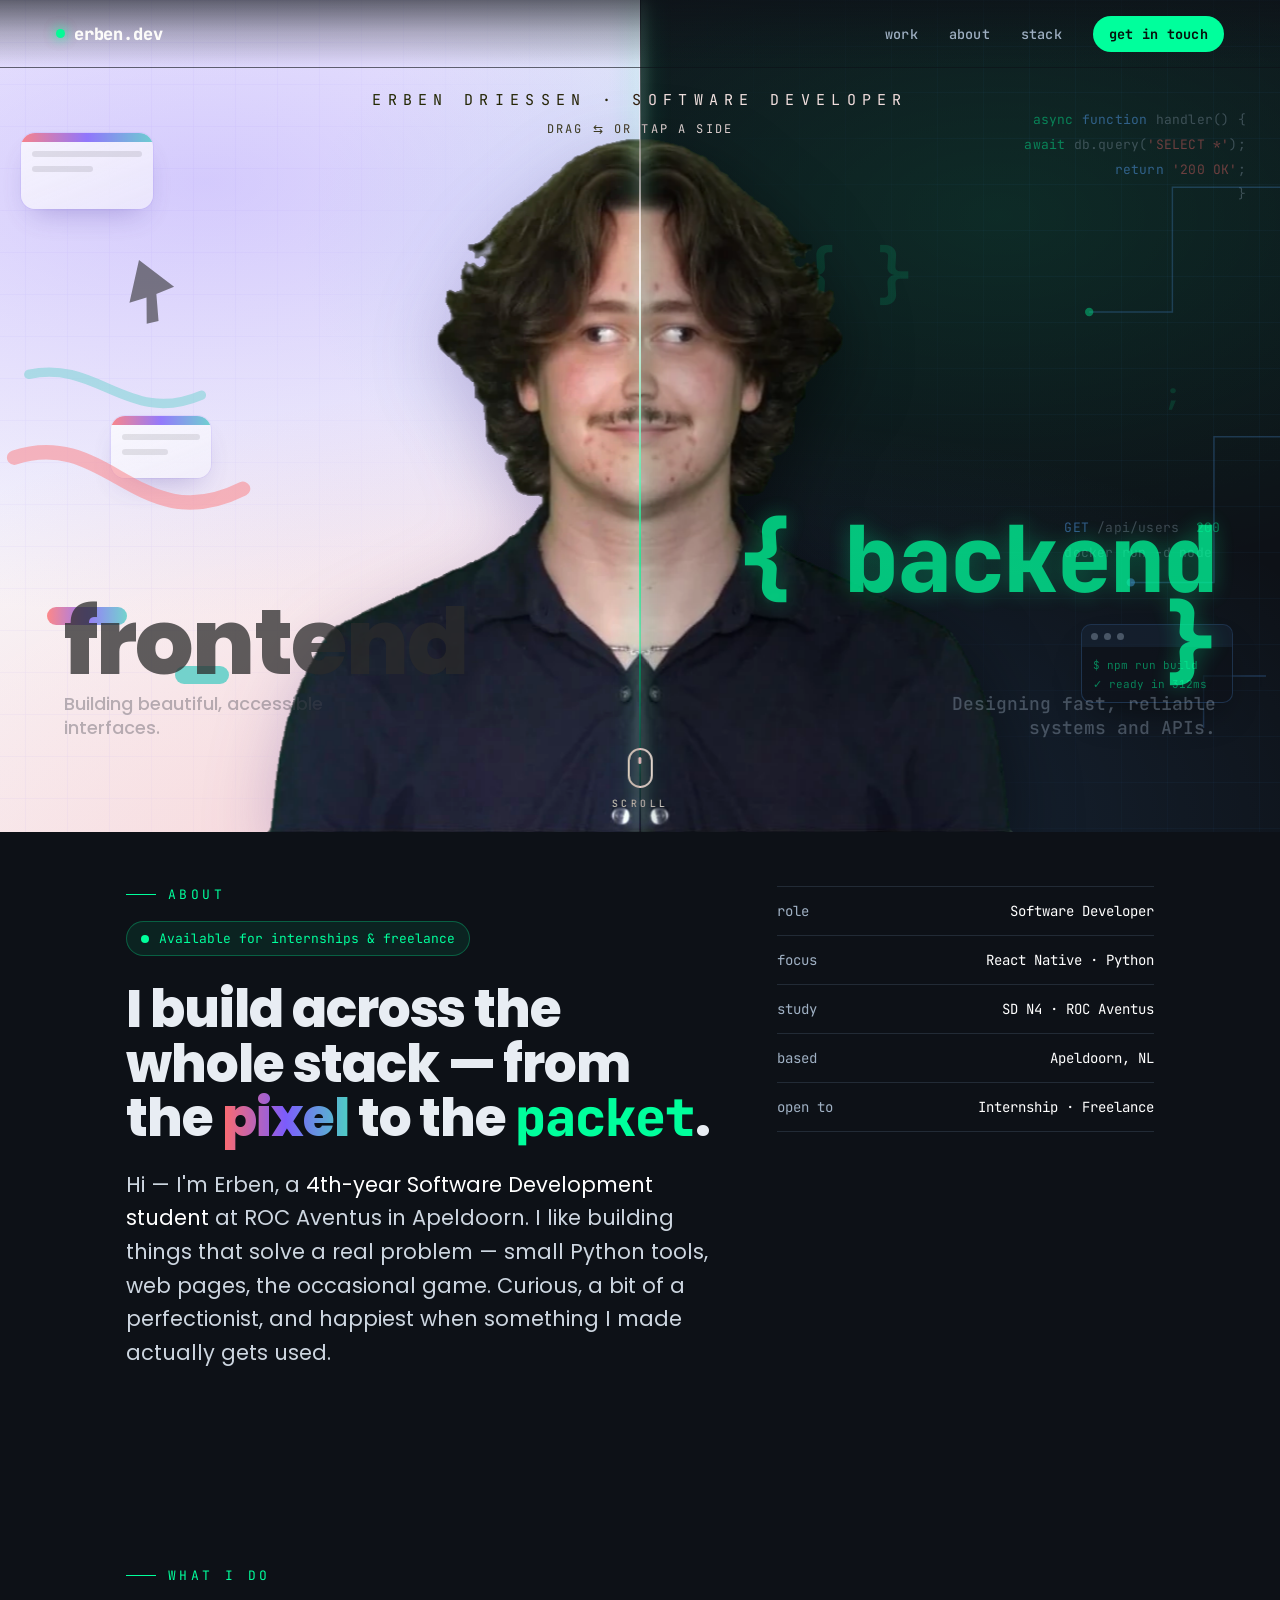
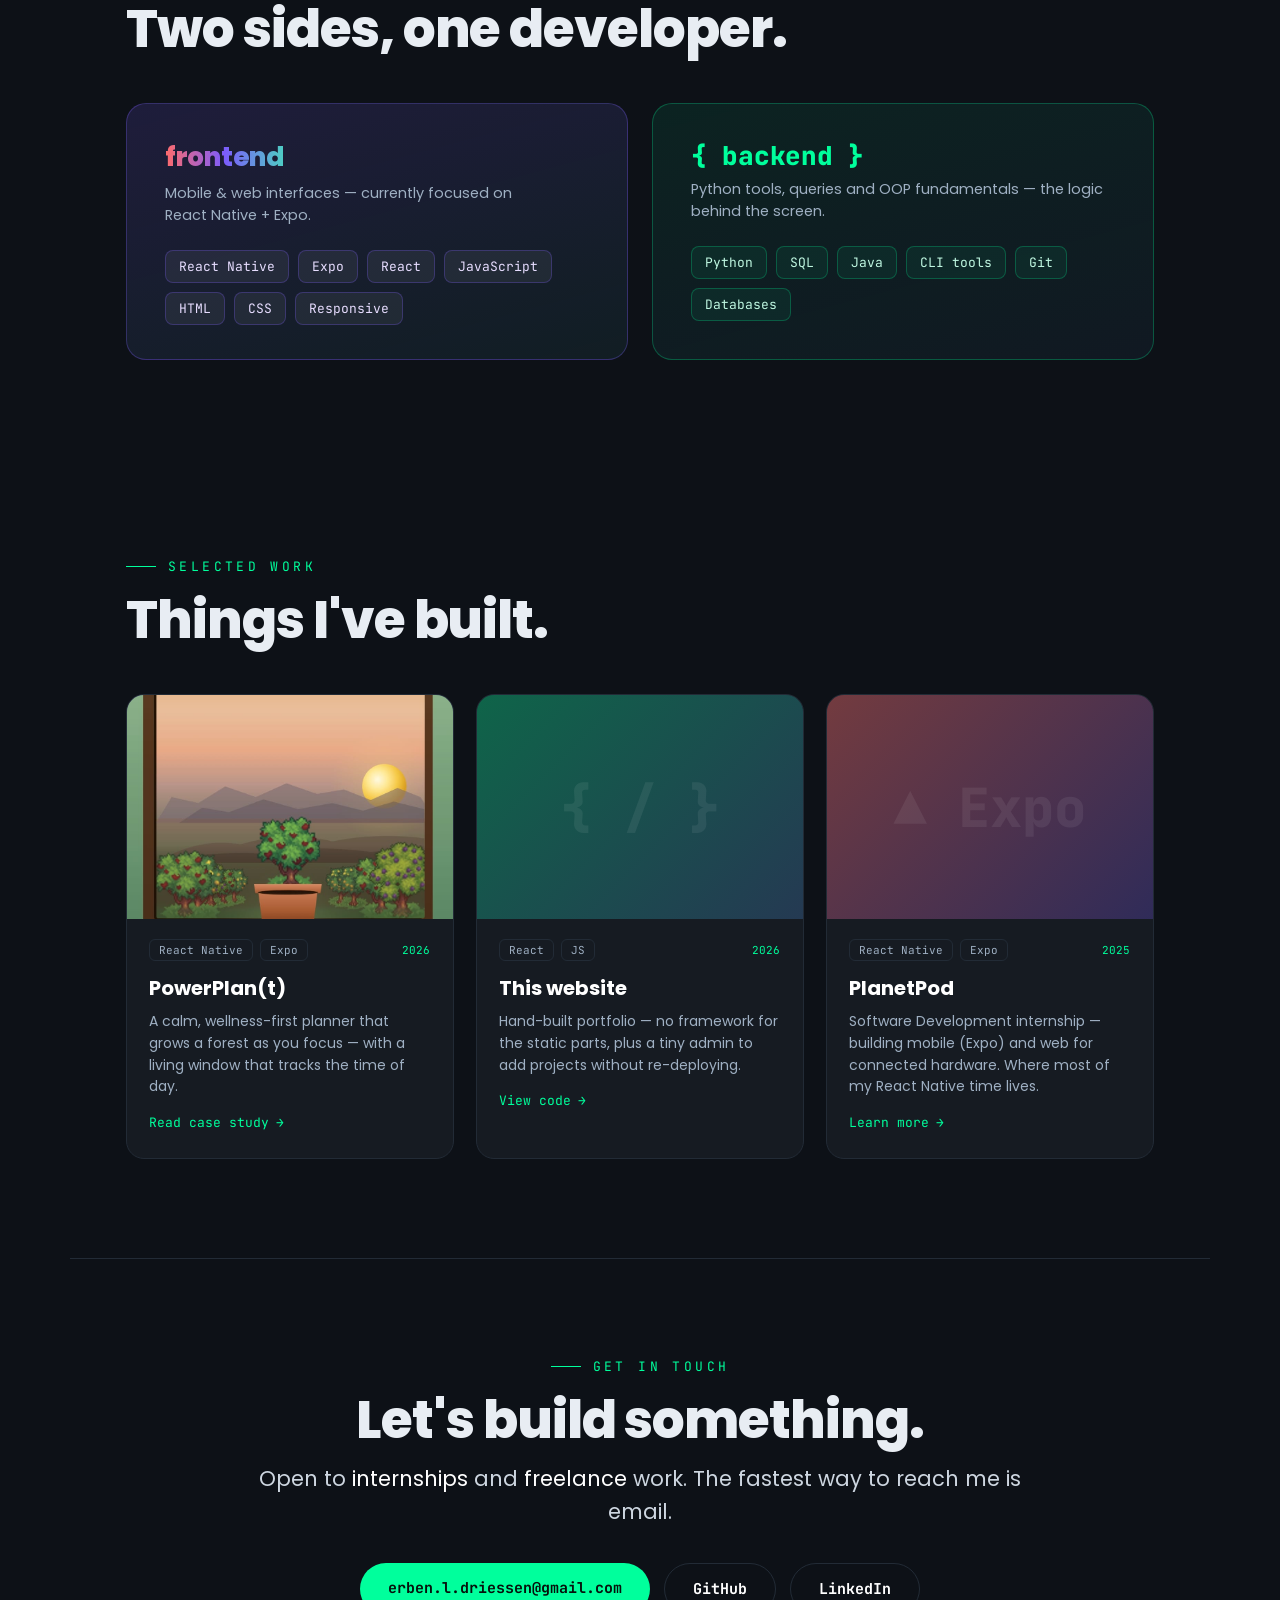
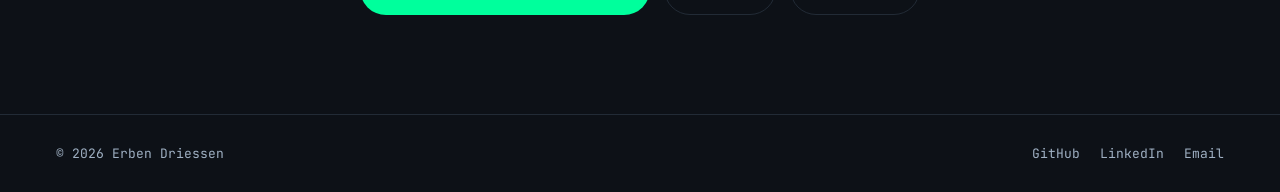
<file: versions/june/index.html>
<!DOCTYPE html>
<!-- An archived copy for the version switcher on the "This website" case study (this-website.html, #versions): the first version of erbendriessen.nl (June 2026), as it was still live at erbendriessen.nl/old/: downloaded with every file it uses on 15 Oct 2026.
     Only its hero shows there, live, in a frame. Changed from the original: noindex; the two portraits as WebP instead of PNG (the same images, 0.67 MB -> 0.05 MB); the PowerPlan(t) card links to today's case study; its image loads lazily. -->
<html lang="en">
<head>
<meta charset="UTF-8">
<meta name="viewport" content="width=device-width, initial-scale=1.0">
<meta name="robots" content="noindex">
<meta name="color-scheme" content="dark light">
<title>Erben Driessen — Software Developer</title>
<meta name="description" content="Erben Driessen — 4th-year Software Development student. Frontend & backend. Available for internships and freelance.">

<link rel="preconnect" href="https://fonts.googleapis.com">
<link rel="preconnect" href="https://fonts.gstatic.com" crossorigin>
<link href="https://fonts.googleapis.com/css2?family=Poppins:wght@500;700;800&family=JetBrains+Mono:wght@400;500;700;800&display=swap" rel="stylesheet">
<link rel="stylesheet" href="portfolio.css?v=5">
</head>
<body>

<!-- ============================ NAV ============================ -->
<nav class="nav" id="nav">
  <a class="brand" href="#top"><span class="dot"></span>erben.dev</a>
  <div class="nav-links">
    <a href="#work" class="label-hide">work</a>
    <a href="#about" class="label-hide">about</a>
    <a href="#stack" class="label-hide">stack</a>
    <a href="#contact" class="cta">get in touch</a>
  </div>
</nav>

<!-- ============================================================= -->
<!--  HERO — full-viewport interactive split portrait              -->
<!--  SWAP IMAGES: img/me-frontend.webp (gaze LEFT) /              -->
<!--               img/me-backend.webp  (gaze RIGHT)                -->
<!-- ============================================================= -->
<header class="hero" id="top" role="img"
        aria-label="Erben Driessen — split portrait: frontend developer on the left, backend developer on the right.">

  <!-- FRONTEND (left) -->
  <section class="panel front">
    <div class="bg front"></div>
    <div class="motifs">
      <div class="grid-fe"></div>
      <div class="m-card" style="left:3%;  top:16%; width:132px; height:76px;"><div class="bar"></div><div class="ln"></div><div class="ln s"></div></div>
      <div class="m-card" style="left:10%; top:50%; width:100px; height:62px;"><div class="bar"></div><div class="ln"></div><div class="ln s"></div></div>
      <div class="m-pill" style="left:5%;  top:73%; width:80px; background:var(--grad-fe);"></div>
      <div class="m-pill" style="left:15%; top:80%; width:54px; background:var(--fe-cyan);"></div>
      <svg style="position:absolute; left:0; top:0; width:42%; height:100%;" viewBox="0 0 480 800" fill="none" preserveAspectRatio="xMinYMid meet">
        <path d="M30 440 C 120 410, 150 520, 250 470" stroke="#FF6B6B" stroke-width="14" stroke-linecap="round" opacity=".55"/>
        <path d="M44 360 C 110 345, 140 410, 210 380" stroke="#4ECDC4" stroke-width="9"  stroke-linecap="round" opacity=".5"/>
        <g transform="translate(150 250) rotate(18)" opacity=".75"><path d="M0 0 L40 14 L26 26 L36 50 L26 56 L18 32 L4 42 Z" fill="#2b2b2b"/></g>
      </svg>
    </div>
    <img class="portrait" src="img/me-frontend.webp" alt="Erben Driessen looking left — frontend developer">
    <a class="label front" href="#stack" aria-label="See my frontend work and stack">
      <span class="word">frontend</span>
      <span class="tag">Building beautiful, accessible interfaces.</span>
    </a>
  </section>

  <!-- BACKEND (right) -->
  <section class="panel back">
    <div class="bg back"></div>
    <div class="motifs">
      <div class="grid-be"></div>
      <div class="code" style="right:4%; top:13%; text-align:right;"><span class="k">async</span> <span class="b">function</span> handler() {
  <span class="k">await</span> db.query(<span class="s">'SELECT *'</span>);
  <span class="b">return</span> <span class="s">'200 OK'</span>;
}</div>
      <div class="code" style="right:6%; top:62%;"><span class="b">GET</span> /api/users  <span class="k">200</span>
docker run -d node</div>
      <span class="glyph" style="right:30%; top:28%; font-size:64px;">{ }</span>
      <span class="glyph" style="right:9%;  top:45%; font-size:30px;">;</span>
      <span class="glyph" style="right:24%; top:82%; font-size:26px; color:rgba(88,166,255,.22);">&lt;/&gt;</span>
      <svg style="position:absolute; right:0; top:0; width:44%; height:100%;" viewBox="0 0 500 800" fill="none" preserveAspectRatio="xMaxYMid meet">
        <g stroke="rgba(88,166,255,.3)" stroke-width="1.4" fill="none">
          <path d="M500 180 H380 V300 H300"/><circle cx="300" cy="300" r="4" fill="rgba(0,255,156,.5)" stroke="none"/>
          <path d="M500 420 H420 V560 H340"/><circle cx="340" cy="560" r="4" fill="rgba(88,166,255,.55)" stroke="none"/>
          <path d="M470 650 H410 V700"/>
        </g>
      </svg>
      <div class="term" style="right:5%; top:75%; width:152px;">
        <div class="tbar"><span class="dot"></span><span class="dot"></span><span class="dot"></span></div>
        <div class="body">$ npm run build<br>✓ ready in 312ms</div>
      </div>
    </div>
    <img class="portrait" src="img/me-backend.webp" alt="Erben Driessen looking right — backend developer">
    <a class="label back" href="#stack" aria-label="See my backend work and stack">
      <span class="word">{ backend }</span>
      <span class="tag">Designing fast, reliable systems and APIs.</span>
    </a>
  </section>

  <div class="hero-scrim" aria-hidden="true"></div>
  <div class="hero-mobile">
    <a class="hm-link" href="#stack" aria-label="See my frontend and backend work">
      <span class="hm-word fe">frontend</span>
      <span class="hm-word be">{ backend }</span>
      <span class="hm-tag">I build both sides — from pixel to packet.</span>
    </a>
  </div>

  <div class="divider" aria-hidden="true"></div>

  <div class="hero-intro">
    <p class="role">Erben&nbsp;Driessen&nbsp;·&nbsp;Software&nbsp;Developer</p>
    <p class="role-hint">drag&nbsp;⇆&nbsp;or tap a side</p>
  </div>
  <a class="scrollcue" href="#about" aria-label="Scroll down to read more">
    <span class="sc-mouse"><span class="sc-wheel"></span></span>
    <span class="sc-txt">scroll</span>
  </a>
</header>

<!-- ============================ ABOUT ============================ -->
<section class="section" id="about">
  <div class="about-grid">
    <div class="reveal">
      <p class="eyebrow">about</p>
      <span class="status"><span class="pulse"></span>Available for internships &amp; freelance</span>
      <h2 class="h2">I build across the whole stack — from the <span class="grad-text">pixel</span> to the <span class="mono" style="color:var(--be-green)">packet</span>.</h2>
      <p class="lead">Hi — I'm Erben, a <span class="hl">4th-year Software Development student</span> at ROC Aventus in Apeldoorn. I like building things that solve a real problem — small Python tools, web pages, the occasional game. Curious, a bit of a perfectionist, and happiest when something I made actually gets used.</p>
    </div>
    <div class="reveal">
      <!-- EDIT: quick facts -->
      <div class="facts">
        <div class="fact"><span class="k">role</span><span class="v">Software Developer</span></div>
        <div class="fact"><span class="k">focus</span><span class="v">React&nbsp;Native · Python</span></div>
        <div class="fact"><span class="k">study</span><span class="v">SD&nbsp;N4 · ROC&nbsp;Aventus</span></div>
        <div class="fact"><span class="k">based</span><span class="v">Apeldoorn,&nbsp;NL</span></div>
        <div class="fact"><span class="k">open&nbsp;to</span><span class="v">Internship · Freelance</span></div>
      </div>
    </div>
  </div>
</section>

<!-- ============================ STACK / CAPABILITIES ============================ -->
<section class="section" id="stack">
  <div class="reveal">
    <p class="eyebrow">what i do</p>
    <h2 class="h2">Two sides, one developer.</h2>
  </div>
  <div class="cap-grid">
    <div class="cap fe reveal">
      <h3><span class="tagword">frontend</span></h3>
      <p class="sub">Mobile &amp; web interfaces — currently focused on React&nbsp;Native + Expo.</p>
      <ul>
        <li>React Native</li><li>Expo</li><li>React</li><li>JavaScript</li>
        <li>HTML</li><li>CSS</li><li>Responsive</li>
      </ul>
    </div>
    <div class="cap be reveal">
      <h3>{ backend }</h3>
      <p class="sub">Python tools, queries and OOP fundamentals — the logic behind the screen.</p>
      <ul>
        <li>Python</li><li>SQL</li><li>Java</li><li>CLI tools</li>
        <li>Git</li><li>Databases</li>
      </ul>
    </div>
  </div>
</section>

<!-- ============================ WORK ============================ -->
<section class="section" id="work">
  <div class="reveal">
    <p class="eyebrow">selected work</p>
    <h2 class="h2">Things I've built.</h2>
  </div>
  <div class="work-grid">
    <a class="card reveal" href="../../powerplant" aria-label="PowerPlan(t) — read the case study">
      <div class="thumb thumb-img"><img src="media/s4.jpeg" loading="lazy" decoding="async" alt="PowerPlan(t) app — the living window view"></div>
      <div class="body">
        <div class="tags"><span>React Native</span><span>Expo</span><span class="yr">2026</span></div>
        <h3>PowerPlan(t)</h3>
        <p>A calm, wellness-first planner that grows a forest as you focus — with a living window that tracks the time of day.</p>
        <span class="more">Read case study <span class="arr">→</span></span>
      </div>
    </a>
    <a class="card reveal" href="https://github.com/ErbenDriessen" target="_blank" rel="noopener" aria-label="This website — view code">
      <div class="thumb"><span class="glyph2">{ / }</span></div>
      <div class="body">
        <div class="tags"><span>React</span><span>JS</span><span class="yr">2026</span></div>
        <h3>This website</h3>
        <p>Hand-built portfolio — no framework for the static parts, plus a tiny admin to add projects without re-deploying.</p>
        <span class="more">View code <span class="arr">→</span></span>
      </div>
    </a>
    <a class="card reveal" href="https://github.com/ErbenDriessen" target="_blank" rel="noopener" aria-label="PlanetPod internship work">
      <div class="thumb"><span class="glyph2">▲ Expo</span></div>
      <div class="body">
        <div class="tags"><span>React Native</span><span>Expo</span><span class="yr">2025</span></div>
        <h3>PlanetPod</h3>
        <p>Software Development internship — building mobile (Expo) and web for connected hardware. Where most of my React Native time lives.</p>
        <span class="more">Learn more <span class="arr">→</span></span>
      </div>
    </a>
  </div>
</section>

<!-- ============================ CONTACT ============================ -->
<section class="section contact" id="contact">
  <div class="reveal">
    <p class="eyebrow" style="justify-content:center;">get in touch</p>
    <h2 class="h2">Let's build something.</h2>
    <p class="lead">Open to <span class="hl">internships</span> and <span class="hl">freelance</span> work. The fastest way to reach me is email.</p>
    <div class="btn-row">
      <a class="btn primary" href="mailto:erben.l.driessen@gmail.com">erben.l.driessen@gmail.com</a>
      <a class="btn ghost" href="https://github.com/ErbenDriessen" target="_blank" rel="noopener">GitHub</a>
      <a class="btn ghost" href="https://www.linkedin.com/in/erben-driessen-3837b429a/" target="_blank" rel="noopener">LinkedIn</a>
    </div>
  </div>
</section>

<footer class="footer">
  <span>© <span id="year"></span> Erben Driessen</span>
  <div class="socials">
    <a href="https://github.com/ErbenDriessen" target="_blank" rel="noopener">GitHub</a>
    <a href="https://www.linkedin.com/in/erben-driessen-3837b429a/" target="_blank" rel="noopener">LinkedIn</a>
    <a href="mailto:erben.l.driessen@gmail.com">Email</a>
  </div>
</footer>

<script>
(function(){
  /* ---------------- nav scroll state ---------------- */
  const nav = document.getElementById('nav');
  const onScroll = () => nav.classList.toggle('scrolled', window.scrollY > 40);
  window.addEventListener('scroll', onScroll, {passive:true}); onScroll();
  document.getElementById('year').textContent = new Date().getFullYear();

  /* ---------------- reveal on scroll ---------------- */
  const io = new IntersectionObserver((entries)=>{
    entries.forEach(e=>{ if(e.isIntersecting){ e.target.classList.add('in'); io.unobserve(e.target); } });
  }, {threshold:.06});
  document.querySelectorAll('.reveal').forEach(el=>io.observe(el));

  /* ---------------- interactive split portrait ---------------- */
  const hero = document.getElementById('top');
  const REST = 0.5, DAMP = 12;
  let current = REST, target = REST, raf = null;

  const mqMobile = window.matchMedia('(max-width:640px)');
  const mqReduce = window.matchMedia('(prefers-reduced-motion:reduce)');
  const enabled  = () => !mqReduce.matches;   /* live effect on all sizes (mouse + touch); off only for reduced-motion */
  const clamp = (v,a,b)=>v<a?a:v>b?b:v;
  let userTouched = false;

  function render(){
    const t = clamp(current,0,1);
    hero.style.setProperty('--seam', ((1 - t) * 100) + '%');
    hero.style.setProperty('--t', t);
  }
  function frame(){
    current += (target - current) / DAMP;
    render();
    if (Math.abs(target - current) > 0.0008){ raf = requestAnimationFrame(frame); }
    else { current = target; render(); raf = null; }
  }
  function kick(){ if(!raf) raf = requestAnimationFrame(frame); }

  function onMove(e){
    if(!enabled()) return;
    const r = hero.getBoundingClientRect();
    target = clamp((e.clientX - r.left) / r.width, 0, 1);
    if(!hero.classList.contains('touched')) hero.classList.add('touched');
    kick();
  }
  function onDown(e){ userTouched = true; onMove(e); }
  function onLeave(){ if(!enabled()) return; target = REST; kick(); }

  hero.addEventListener('pointermove', onMove, {passive:true});
  hero.addEventListener('pointerdown', onDown, {passive:true});
  hero.addEventListener('pointerleave', onLeave);
  hero.addEventListener('pointerup',   onLeave);
  hero.addEventListener('pointercancel', onLeave);

  /* one-time intro sweep — auto-demonstrates the gaze-follow effect where there's no cursor */
  function introSweep(){
    if(mqReduce.matches) return;
    [[0.28,1500],[0.72,2300],[0.50,3150]].forEach(function(s){
      setTimeout(function(){ if(!userTouched){ target=s[0]; kick(); } }, s[1]);
    });
  }

  function applyMode(){
    if(enabled()){ kick(); }
    else { if(raf){ cancelAnimationFrame(raf); raf=null; } current=target=REST; render(); }
  }
  mqReduce.addEventListener('change', applyMode);
  render(); applyMode();
  if(mqMobile.matches) introSweep();
})();
</script>
</body>
</html>
</file>
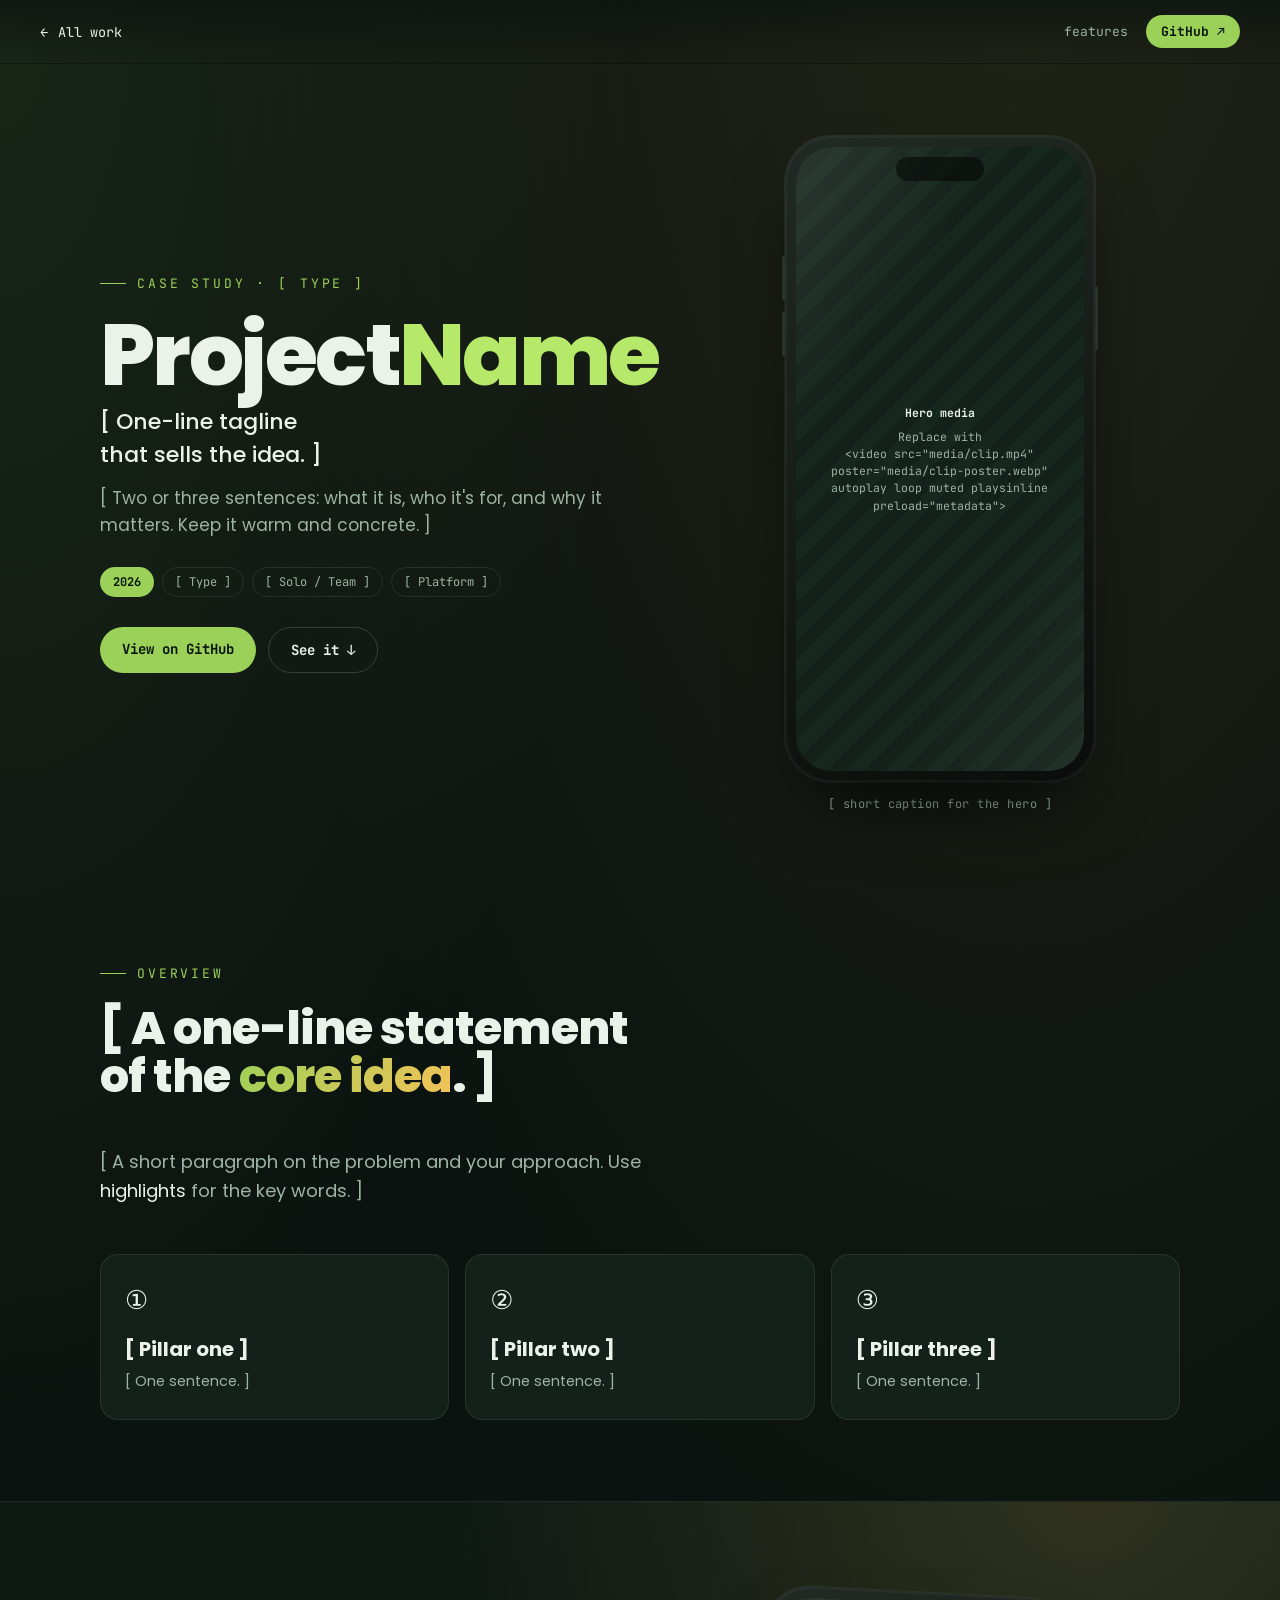
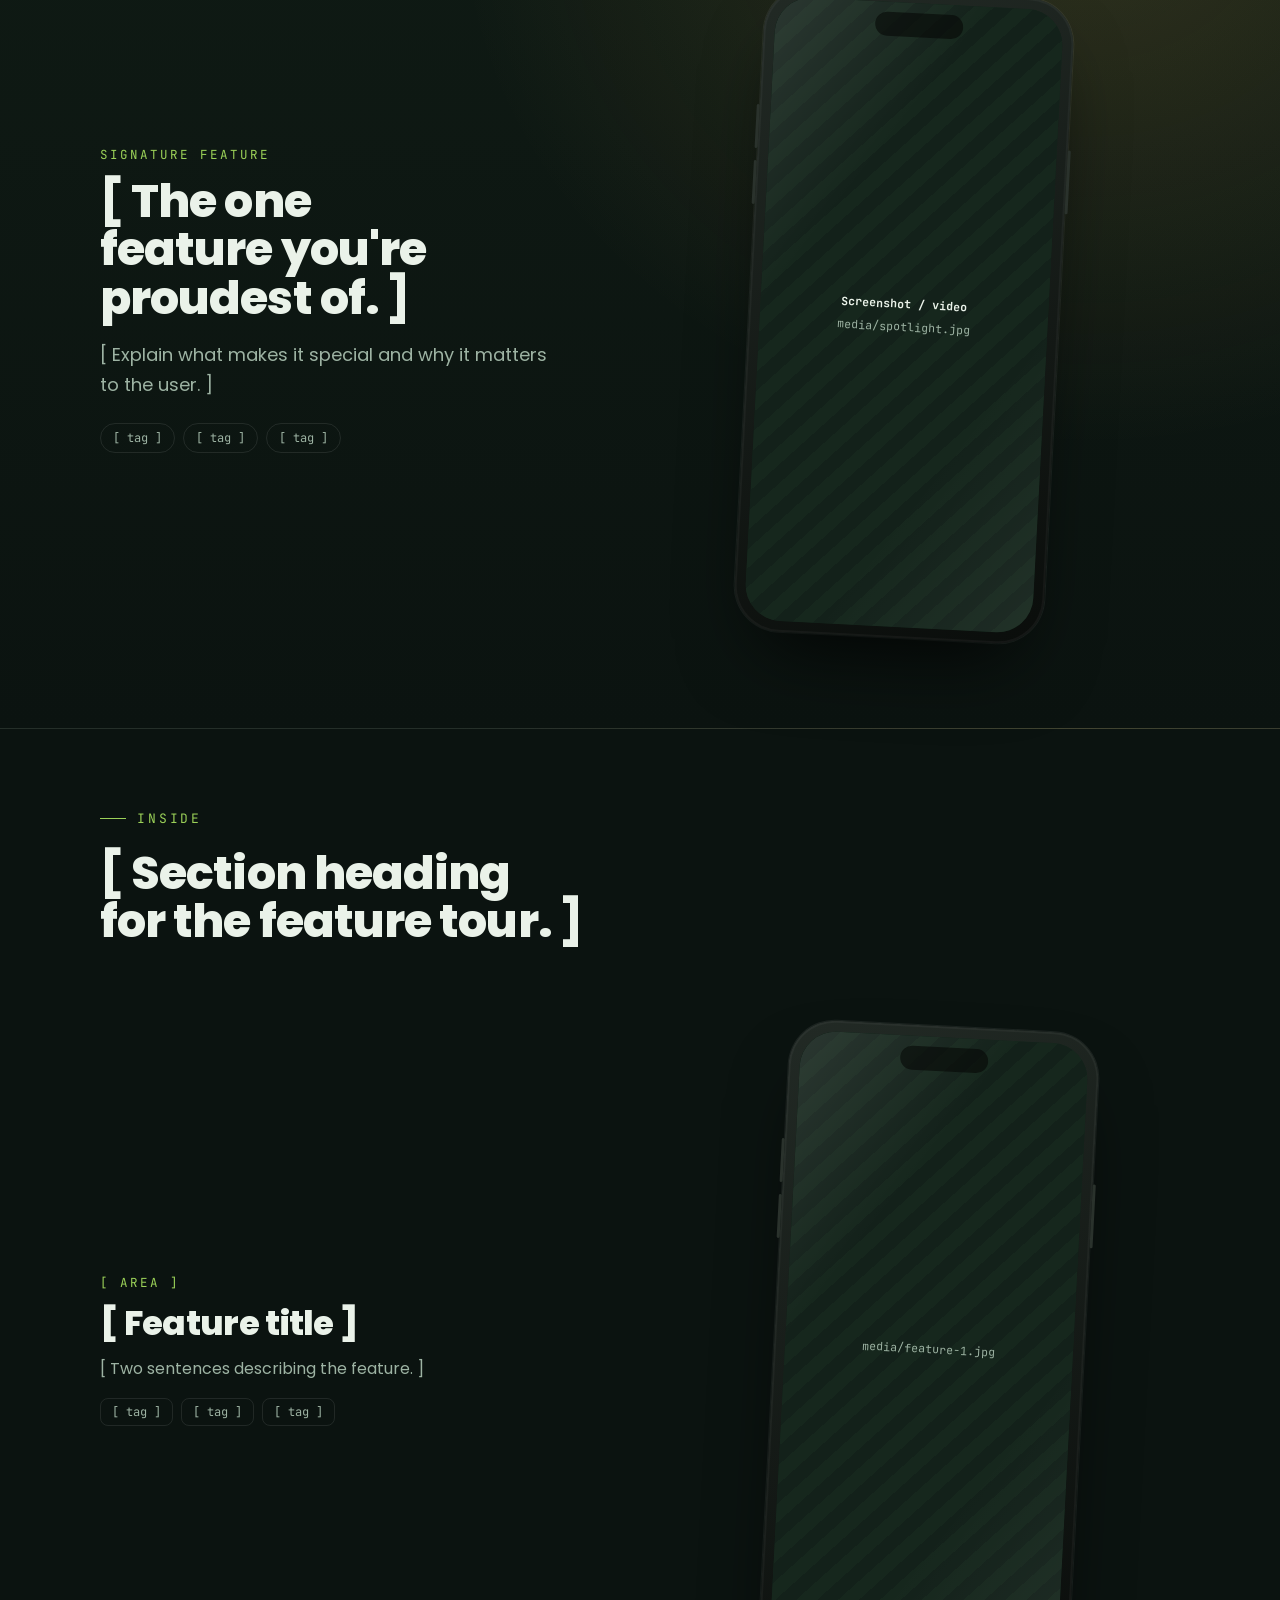
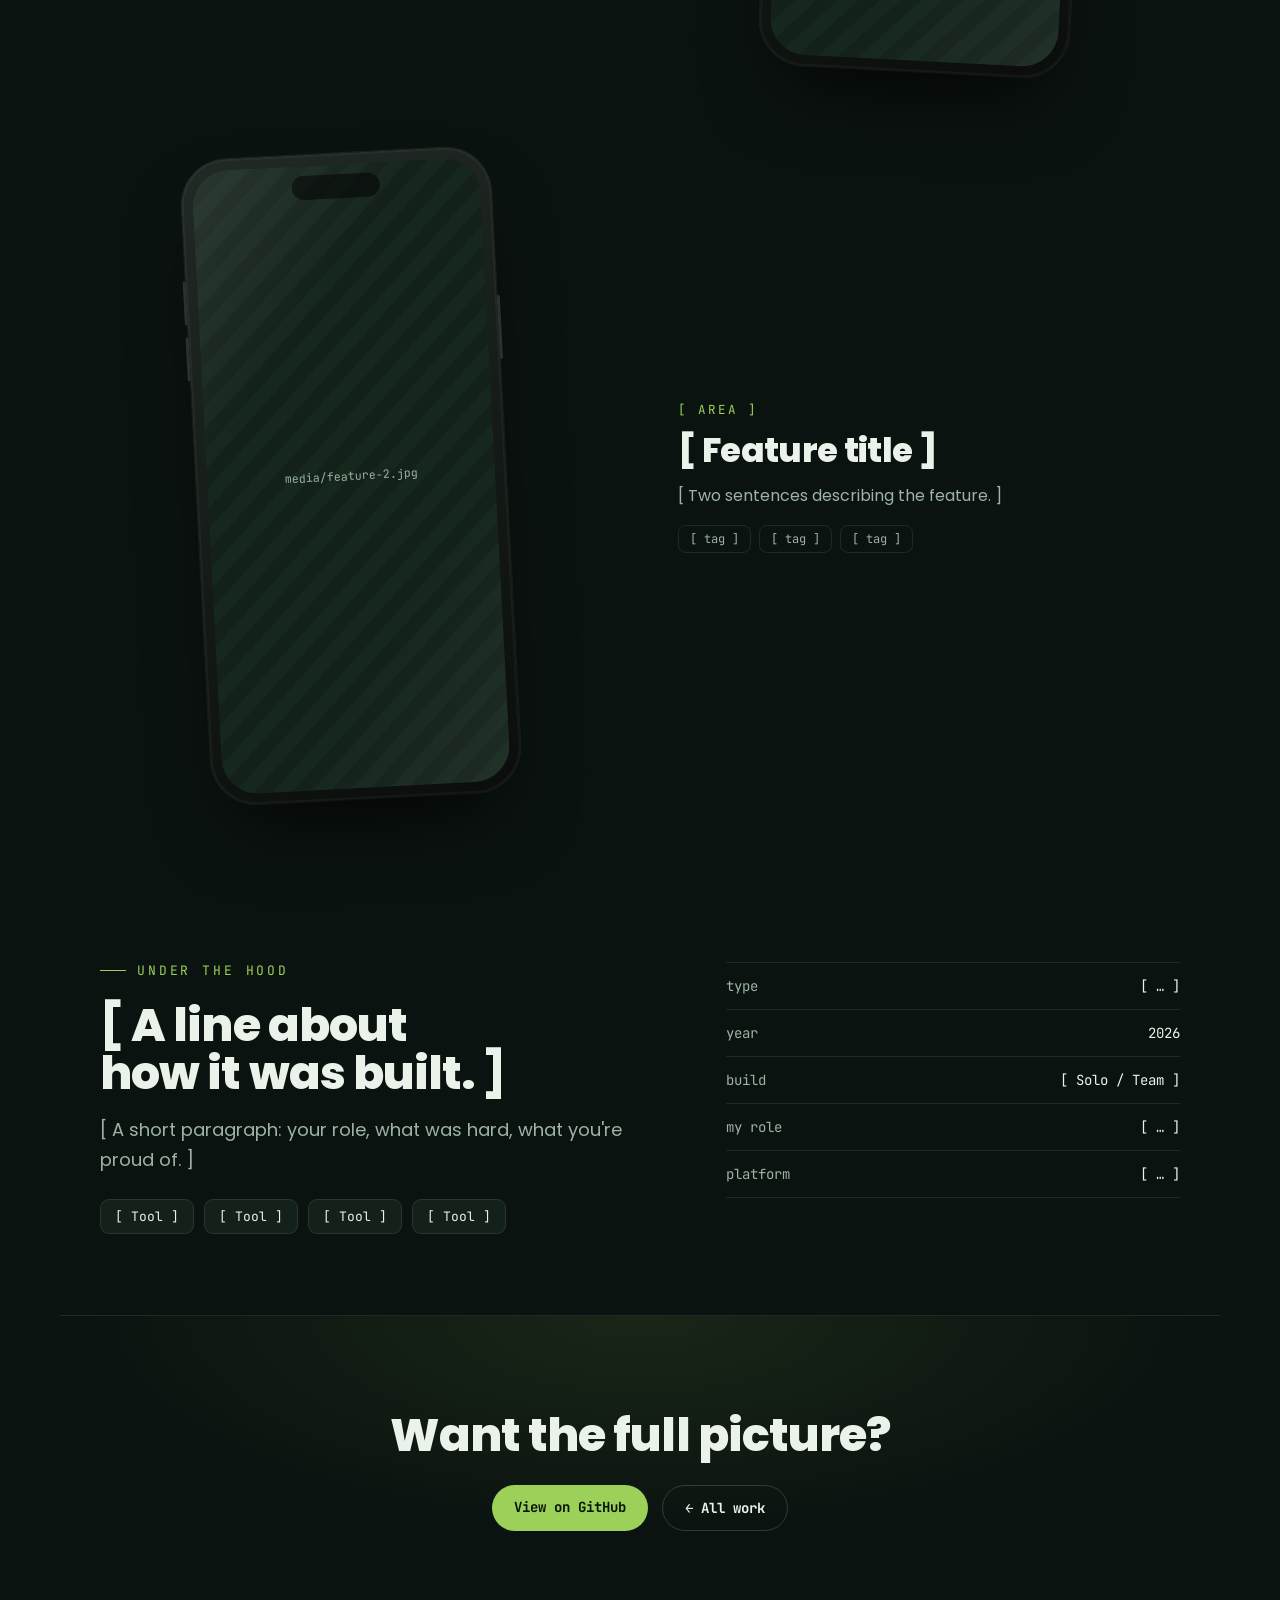
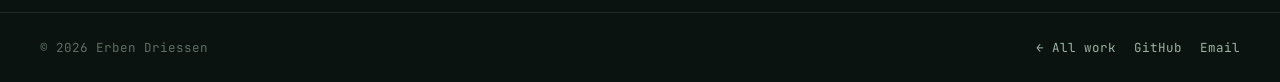
<file: case-study-template.html>
<!DOCTYPE html>
<html lang="en">
<head>
<meta charset="UTF-8">
<meta name="viewport" content="width=device-width, initial-scale=1.0">
<meta name="color-scheme" content="dark">
<style>html{background:#0b1310}</style>
<meta name="darkreader-lock">
<title>Project Name · Case study · Erben Driessen</title>
<meta name="description" content="One-line description of the project.">
<link rel="canonical" href="https://erbendriessen.nl/project-name.html">
<meta name="theme-color" content="#0b1310">
<link rel="icon" type="image/svg+xml" href="img/favicon.svg">
<link rel="apple-touch-icon" href="img/apple-touch-icon.png">

<!-- share preview (LinkedIn / WhatsApp / mail): render a 1200x630 JPG of the hero to media/og-project-name.jpg.
     Rename "project-name" in the canonical/og URLs to the real file name. No em dashes in titles, meta or alt text. -->
<meta property="og:type" content="article">
<meta property="og:url" content="https://erbendriessen.nl/project-name.html">
<meta property="og:title" content="Project Name · Case study · Erben Driessen">
<meta property="og:description" content="One-line description of the project.">
<meta property="og:image" content="https://erbendriessen.nl/media/og-project-name.jpg">
<meta property="og:image:width" content="1200">
<meta property="og:image:height" content="630">
<meta property="og:image:alt" content="Project Name case study: [ what the hero shows ]">
<meta name="twitter:card" content="summary_large_image">
<meta name="twitter:image" content="https://erbendriessen.nl/media/og-project-name.jpg">
<meta name="twitter:image:alt" content="Project Name case study: [ what the hero shows ]">
<link rel="preconnect" href="https://fonts.googleapis.com">
<link rel="preconnect" href="https://fonts.gstatic.com" crossorigin>
<link href="https://fonts.googleapis.com/css2?family=Poppins:wght@400;500;700;800&family=JetBrains+Mono:wght@400;500;700;800&display=swap" rel="stylesheet">
<link rel="stylesheet" href="css/case-study.css?v=20261013-cs2">
<style>
  /* ---- template-only helpers (placeholders + per-project accent) ----
     To re-skin a project, override the accent colours here, e.g.:
       :root{ --pp-lime:#58A6FF; --pp-lime-bright:#7CC0FF; --pp-sun:#C9A0FF; }      */
  .ph{ position:absolute; inset:0; display:flex; flex-direction:column; gap:6px; align-items:center; justify-content:center;
       text-align:center; padding:18px; background:repeating-linear-gradient(135deg,#16271d,#16271d 14px,#13211a 14px,#13211a 28px);
       color:var(--pp-dim); font-family:"JetBrains Mono",monospace; font-size:11.5px; line-height:1.5; }
  .ph b{ color:var(--pp-cream); font-weight:700; }
</style>
</head>

<!--  ============================================================================
      CASE-STUDY TEMPLATE  ·  how to make a new project page
      ----------------------------------------------------------------------------
      1. Duplicate this file and rename it, e.g.  "My Project.html".
      2. Put your screenshots / video in  media/  and replace each
         <div class="ph">…</div> placeholder with a real <img> or <video>:
            • screenshot →  <img src="media/your-shot-600.webp" width="600" height="1300" loading="lazy" decoding="async" alt="…">
            • video      →  <video src="media/your-clip.mp4" poster="media/your-clip-poster.webp" autoplay loop muted playsinline preload="metadata"></video>
              (crop/scale it to the phone screen first, no audio, +faststart: see the PowerPlan(t) video)
         Iframes below the hero get loading="lazy"; js/case-study.js pauses offscreen video and iframes.
      3. Replace every  [ … ]  placeholder text with your own copy.
      4. Add a card on  index.html  →  "Things I've built":
            <a class="card reveal" href="My Project.html" aria-label="…">
              <div class="thumb thumb-img"><img src="media/your-thumb.jpg" alt="…"></div>
              <div class="body"> … <span class="more">Read case study →</span> </div>
            </a>
      5. (Optional) Re-skin the accent colours in the <style> block above.
      ============================================================================ -->

<body>

<!-- ============================ NAV ============================ -->
<nav class="pp-nav" id="ppnav">
  <a class="pp-back" href="./#work" data-back><span class="ar">←</span> All&nbsp;work</a>
  <div class="pp-nav-right">
    <a href="#features">features</a>
    <!-- EDIT: repo / live link -->
    <a class="gh" href="#" target="_blank" rel="noopener">GitHub ↗</a>
  </div>
</nav>

<!-- ============================ HERO ============================ -->
<header class="pp-hero pp-hero-phone">
  <div class="pp-hero-glow" aria-hidden="true"></div>
  <div class="pp-hero-copy rev-in">
    <p class="pp-eyebrow">Case study · [ Type ]</p>
    <h1 class="pp-title">Project<span class="t">Name</span></h1>
    <p class="pp-sub">[ One-line tagline that sells the idea. ]</p>
    <p class="pp-lead">[ Two or three sentences: what it is, who it's for, and why it matters. Keep it warm and concrete. ]</p>
    <div class="pp-meta">
      <span class="pp-chip on">2026</span>
      <span class="pp-chip">[ Type ]</span>
      <span class="pp-chip">[ Solo / Team ]</span>
      <span class="pp-chip">[ Platform ]</span>
    </div>
    <div class="pp-cta">
      <a class="pp-btn primary" href="#" target="_blank" rel="noopener">View on GitHub</a>
      <a class="pp-btn ghost" href="#features">See it ↓</a>
    </div>
  </div>

  <div class="pp-hero-stage rev-in">
    <!-- HERO MEDIA — swap the placeholder for a <video> (best) or <img>. -->
    <div class="device">
      <span class="btn-vol"></span><span class="btn-vol two"></span><span class="btn-pow"></span>
      <div class="screen">
        <div class="ph"><b>Hero media</b>Replace with<br>&lt;video src="media/clip.mp4"<br>poster="media/clip-poster.webp"<br>autoplay loop muted playsinline<br>preload="metadata"&gt;</div>
        <span class="glare"></span>
      </div>
    </div>
    <span class="pp-hero-cap">[ short caption for the hero ]</span>
  </div>
</header>

<!-- ============================ OVERVIEW ============================ -->
<section class="pp-section">
  <div class="pp-sec-head rev-in">
    <p class="pp-eyebrow">Overview</p>
    <h2 class="pp-h2">[ A one-line statement of the <span class="g">core idea</span>. ]</h2>
  </div>
  <div class="rev-in" style="max-width:62ch; margin-bottom:48px;">
    <p class="pp-p">[ A short paragraph on the problem and your approach. Use <span class="hl">highlights</span> for the key words. ]</p>
  </div>
  <div class="pp-concepts">
    <div class="pp-concept rev-in"><div class="ic">①</div><h3>[ Pillar one ]</h3><p>[ One sentence. ]</p></div>
    <div class="pp-concept rev-in"><div class="ic">②</div><h3>[ Pillar two ]</h3><p>[ One sentence. ]</p></div>
    <div class="pp-concept rev-in"><div class="ic">③</div><h3>[ Pillar three ]</h3><p>[ One sentence. ]</p></div>
  </div>
</section>

<!-- ============================ SPOTLIGHT (signature feature) ============================ -->
<section class="pp-spot" id="spotlight">
  <div class="pp-spot-inner">
    <div class="pp-spot-copy rev-in">
      <p class="pp-kicker">Signature feature</p>
      <h2 class="pp-h2">[ The one feature you're proudest of. ]</h2>
      <p class="pp-p" style="margin-top:18px;">[ Explain what makes it special and why it matters to the user. ]</p>
      <div class="pp-meta" style="margin-top:24px;">
        <span class="pp-chip">[ tag ]</span><span class="pp-chip">[ tag ]</span><span class="pp-chip">[ tag ]</span>
      </div>
    </div>
    <div class="pp-spot-stage rev-in">
      <div class="device tilt-r">
        <span class="btn-vol"></span><span class="btn-vol two"></span><span class="btn-pow"></span>
        <div class="screen"><div class="ph"><b>Screenshot / video</b>media/spotlight.jpg</div><span class="glare"></span></div>
      </div>
    </div>
  </div>
</section>

<!-- ============================ FEATURES (duplicate a row per feature) ============================ -->
<section class="pp-section" id="features">
  <div class="pp-sec-head rev-in">
    <p class="pp-eyebrow">Inside</p>
    <h2 class="pp-h2">[ Section heading for the feature tour. ]</h2>
  </div>

  <!-- FEATURE ROW (copy this whole block for each feature; add class "rev" to flip image side) -->
  <div class="pp-feat">
    <div class="copy rev-in">
      <p class="pp-kicker">[ Area ]</p>
      <h3>[ Feature title ]</h3>
      <p>[ Two sentences describing the feature. ]</p>
      <div class="tags"><span>[ tag ]</span><span>[ tag ]</span><span>[ tag ]</span></div>
    </div>
    <div class="stage rev-in">
      <div class="device tilt-r"><span class="btn-vol"></span><span class="btn-vol two"></span><span class="btn-pow"></span>
        <div class="screen"><div class="ph">media/feature-1.jpg</div><span class="glare"></span></div></div>
    </div>
  </div>

  <div class="pp-feat rev">
    <div class="copy rev-in">
      <p class="pp-kicker">[ Area ]</p>
      <h3>[ Feature title ]</h3>
      <p>[ Two sentences describing the feature. ]</p>
      <div class="tags"><span>[ tag ]</span><span>[ tag ]</span><span>[ tag ]</span></div>
    </div>
    <div class="stage rev-in">
      <div class="device tilt-l"><span class="btn-vol"></span><span class="btn-vol two"></span><span class="btn-pow"></span>
        <div class="screen"><div class="ph">media/feature-2.jpg</div><span class="glare"></span></div></div>
    </div>
  </div>
</section>

<!-- ============================ UNDER THE HOOD ============================ -->
<section class="pp-section">
  <div class="pp-stack">
    <div class="rev-in">
      <p class="pp-eyebrow">Under the hood</p>
      <h2 class="pp-h2" style="margin-bottom:18px;">[ A line about how it was built. ]</h2>
      <p class="pp-p" style="margin-bottom:24px;">[ A short paragraph: your role, what was hard, what you're proud of. ]</p>
      <div class="pp-stack-list">
        <span>[ Tool ]</span><span>[ Tool ]</span><span>[ Tool ]</span><span>[ Tool ]</span>
      </div>
    </div>
    <div class="rev-in">
      <div class="pp-facts">
        <div class="pp-fact"><span class="k">type</span><span class="v">[ … ]</span></div>
        <div class="pp-fact"><span class="k">year</span><span class="v">2026</span></div>
        <div class="pp-fact"><span class="k">build</span><span class="v">[ Solo / Team ]</span></div>
        <div class="pp-fact"><span class="k">my&nbsp;role</span><span class="v">[ … ]</span></div>
        <div class="pp-fact"><span class="k">platform</span><span class="v">[ … ]</span></div>
      </div>
    </div>
  </div>
</section>

<!-- ============================ CLOSE ============================ -->
<section class="pp-section pp-close">
  <div class="rev-in">
    <h2 class="pp-h2">Want the full picture?</h2>
    <div class="pp-close-row">
      <a class="pp-btn primary" href="#" target="_blank" rel="noopener">View on GitHub</a>
      <a class="pp-btn ghost" href="./#work" data-back>← All work</a>
    </div>
  </div>
</section>

<footer class="pp-footer">
  <span>© <span id="ppyear">2026</span> Erben Driessen</span>
  <div style="display:flex; gap:18px;">
    <a href="./#work" data-back>← All work</a>
    <a href="https://github.com/ErbenDriessen" target="_blank" rel="noopener">GitHub</a>
    <a href="mailto:erben.l.driessen@gmail.com">Email</a>
  </div>
</footer>

<script src="js/case-study.js?v=20261012-cs"></script>
</body>
</html>
</file>
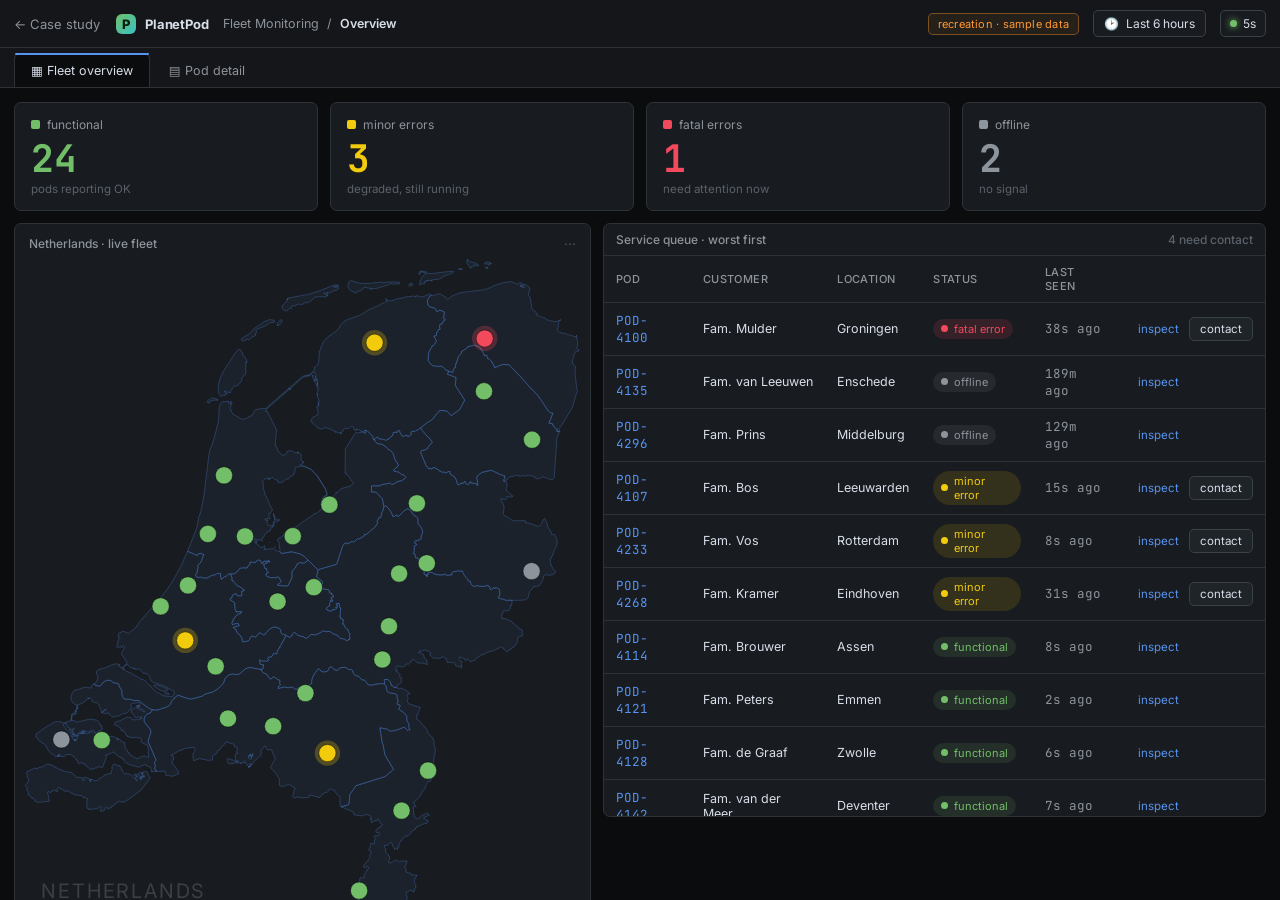
<file: planetpod-dashboard.html>
<!DOCTYPE html>
<html lang="en">
<head>
<meta charset="UTF-8">
<meta name="viewport" content="width=device-width, initial-scale=1.0">
<meta name="color-scheme" content="dark">
<style>html{background:#0b0c0e}</style>
<meta name="darkreader-lock">
<meta name="robots" content="noindex">
<title>PlanetPod Fleet Monitoring · recreation · Erben Driessen</title>
<link rel="icon" type="image/svg+xml" href="img/favicon.svg">
<link rel="apple-touch-icon" href="img/apple-touch-icon.png">
<link rel="preconnect" href="https://fonts.googleapis.com">
<link rel="preconnect" href="https://fonts.gstatic.com" crossorigin>
<link href="https://fonts.googleapis.com/css2?family=Inter:wght@400;500;600;700&family=JetBrains+Mono:wght@400;500;700&display=swap" rel="stylesheet">
<style>
:root{
  --bg:#0b0c0e; --panel:#181b1f; --panel2:#1f2429; --head:#141619;
  --border:#2c3235; --border2:#3a4149; --text:#d8dee9; --muted:#8e949c; --faint:#5b626b;
  --green:#73BF69; --yellow:#F2CC0C; --orange:#FF9830; --red:#F2495C; --blue:#5794F2;
  --purple:#B877D9; --teal:#37C2C4;
}
*{box-sizing:border-box;}
html,body{margin:0;height:100%;}
body{
  background:var(--bg); color:var(--text);
  font-family:"Inter",system-ui,sans-serif; font-size:13px;
  -webkit-font-smoothing:antialiased; overflow:hidden;
  /* chrome on top, the stage fills the rest (dvh: phone toolbars, vh fallback) */
  display:flex; flex-direction:column; height:100vh; height:100dvh;
}
.top, .tabs{flex:none;}
.mono{font-family:"JetBrains Mono",monospace;}
button{font-family:inherit; cursor:pointer;}

/* ---------------- top chrome ---------------- */
.top{
  height:48px; display:flex; align-items:center; gap:14px; padding:0 14px;
  background:var(--head); border-bottom:1px solid var(--border);
}
.brand{display:flex; align-items:center; gap:9px; font-weight:700; letter-spacing:-.01em;}
.brand .leaf{width:20px; height:20px; border-radius:6px;
  background:linear-gradient(135deg,var(--green),var(--teal)); display:grid; place-items:center;
  color:#06210c; font-size:13px; font-weight:800;}
.crumb{color:var(--muted); display:flex; align-items:center; gap:8px; font-size:12.5px;}
.crumb b{color:var(--text); font-weight:600;}
.top .spacer{flex:1;}
.badge-rec{font-size:11px; color:var(--orange); border:1px solid rgba(255,152,48,.4);
  background:rgba(255,152,48,.08); padding:3px 9px; border-radius:5px; letter-spacing:.02em;}
.timepick{display:flex; align-items:center; gap:7px; font-size:12px; color:var(--text);
  border:1px solid var(--border2); background:var(--panel); padding:5px 10px; border-radius:5px;}
.timepick .ic{color:var(--muted);}
.refresh{display:flex; align-items:center; gap:6px; font-size:12px; color:var(--text);
  border:1px solid var(--border2); background:var(--panel); padding:5px 9px; border-radius:5px;}
.refresh .dot{width:7px; height:7px; border-radius:50%; background:var(--green); box-shadow:0 0 7px var(--green);}

/* ---------------- tabs ---------------- */
.tabs{height:40px; display:flex; align-items:flex-end; gap:2px; padding:0 14px;
  background:var(--head); border-bottom:1px solid var(--border);}
.tab{font-size:12.5px; color:var(--muted); padding:9px 16px; border:1px solid transparent;
  border-bottom:none; border-radius:6px 6px 0 0; background:transparent;}
.tab:hover{color:var(--text);}
.tab.on{color:var(--text); background:var(--bg); border-color:var(--border);
  position:relative;}
.tab.on::after{content:""; position:absolute; left:0; right:0; top:-1px; height:2px; background:var(--blue); border-radius:2px;}

/* ---------------- layout ---------------- */
.stage{flex:1 1 auto; min-height:0; overflow:auto; padding:14px;}
.view{display:none;}
.view.on{display:block;}

.panel{background:var(--panel); border:1px solid var(--border); border-radius:7px;}
.panel .ph{display:flex; align-items:center; justify-content:space-between;
  padding:8px 12px; border-bottom:1px solid var(--border); font-size:12px; color:var(--muted); font-weight:500;}
.panel .ph .menu{color:var(--faint);}

/* stat row */
.stats{display:grid; grid-template-columns:repeat(4,1fr); gap:12px; margin-bottom:12px;}
.stat{padding:14px 16px; position:relative; overflow:hidden;}
.stat .lbl{font-size:12px; color:var(--muted); display:flex; align-items:center; gap:7px;}
.stat .lbl .sw{width:9px; height:9px; border-radius:2px;}
.stat .num{font-size:38px; font-weight:700; line-height:1.1; margin-top:6px; font-family:"JetBrains Mono",monospace;}
.stat .sub{font-size:11.5px; color:var(--faint); margin-top:2px;}
.stat .spark{position:absolute; right:0; bottom:0; left:0; height:34px; opacity:.5;}

/* fleet grid */
.fleet{display:grid; grid-template-columns:minmax(360px,1fr) minmax(420px,1.15fr); gap:12px; align-items:start;}
@media (max-width:980px){ .fleet{grid-template-columns:1fr;} .stats{grid-template-columns:repeat(2,1fr);} }

/* map */
.mapwrap{padding:10px;}
.map{width:100%; height:auto; display:block;}
.map .nlmap path{fill:rgba(87,148,242,.06); stroke:rgba(87,148,242,.30); stroke-width:1; stroke-linejoin:round;}
.pod{cursor:pointer;}
.pod circle.core{stroke:rgba(0,0,0,.5); stroke-width:1;}
.pod circle.halo{opacity:.25;}
.pod circle.hit{pointer-events:all;}
.pod.red circle.halo{animation:pulse 1.6s ease-out infinite;}
@keyframes pulse{0%{transform:scale(.6);opacity:.5;} 100%{transform:scale(2.4);opacity:0;}}
.maplegend{display:flex; gap:16px; flex-wrap:wrap; padding:4px 12px 12px; font-size:11.5px; color:var(--muted);}
.maplegend span{display:flex; align-items:center; gap:6px;}
.maplegend i{width:9px; height:9px; border-radius:50%; display:inline-block;}

/* table */
.tbl{width:100%; border-collapse:collapse; font-size:12.5px;}
.tbl th{text-align:left; color:var(--muted); font-weight:500; font-size:11px; text-transform:uppercase;
  letter-spacing:.04em; padding:9px 12px; border-bottom:1px solid var(--border); position:sticky; top:0; background:var(--panel);}
.tbl td{padding:9px 12px; border-bottom:1px solid var(--border);}
.tbl tr:hover td{background:var(--panel2);}
.tbl .pid{font-family:"JetBrains Mono",monospace; color:var(--blue);}
.st-badge{display:inline-flex; align-items:center; gap:6px; font-size:11px; padding:3px 8px; border-radius:20px;}
.st-badge i{width:7px; height:7px; border-radius:50%;}
.st-green{background:rgba(115,191,105,.12); color:var(--green);}
.st-yellow{background:rgba(242,204,12,.12); color:var(--yellow);}
.st-red{background:rgba(242,73,92,.14); color:var(--red);}
.st-grey{background:rgba(142,148,156,.12); color:var(--muted);}
.contact{font-size:11.5px; color:var(--text); background:var(--panel2); border:1px solid var(--border2);
  padding:4px 10px; border-radius:5px;}
.contact:hover{border-color:var(--blue); color:var(--blue);}
.inspect{font-size:11.5px; color:var(--blue); background:none; border:none; padding:4px 6px;}
.inspect:hover{text-decoration:underline;}

/* detail */
.detbar{display:flex; align-items:center; gap:14px; margin-bottom:12px; flex-wrap:wrap;}
.sel{display:flex; align-items:center; gap:8px; background:var(--panel); border:1px solid var(--border2);
  border-radius:6px; padding:7px 12px;}
.sel label{font-size:11.5px; color:var(--muted);}
.sel select{background:var(--panel2); color:var(--text); border:1px solid var(--border); border-radius:5px;
  font-family:"JetBrains Mono",monospace; font-size:13px; padding:5px 8px;}
.detmeta{display:flex; align-items:center; gap:18px; font-size:12.5px; color:var(--muted);}
.detmeta b{color:var(--text);}

.detgrid{display:grid; grid-template-columns:1.1fr 2fr; gap:12px; align-items:start;}
@media (max-width:980px){ .detgrid{grid-template-columns:1fr;} }

/* error log */
.log{max-height:340px; overflow:auto; font-family:"JetBrains Mono",monospace; font-size:12px;}
.logrow{display:flex; gap:10px; padding:7px 12px; border-bottom:1px solid var(--border); align-items:baseline;}
.logrow .t{color:var(--faint); flex:none;}
.logrow .sev{flex:none; width:54px; font-weight:700; font-size:10.5px; letter-spacing:.03em;}
.sev.INFO{color:var(--blue);} .sev.WARN{color:var(--yellow);} .sev.ERROR{color:var(--orange);} .sev.FATAL{color:var(--red);}
.logrow .msg{color:var(--text);}

/* sensor panels */
.sensors{display:grid; grid-template-columns:repeat(3,1fr); gap:12px;}
@media (max-width:680px){ .sensors{grid-template-columns:repeat(2,1fr);} }
.sensor{padding:0;}
.sensor .sh{display:flex; align-items:baseline; justify-content:space-between; padding:9px 12px 4px;}
.sensor .sh .nm{font-size:11.5px; color:var(--muted);}
.sensor .sh .val{font-family:"JetBrains Mono",monospace; font-weight:700; font-size:17px;}
.sensor .sh .val u{text-decoration:none; font-style:normal; font-size:11px; color:var(--muted); font-weight:500; margin-left:2px;}
.sensor svg{display:block; width:100%; height:62px;}
.gridline{stroke:rgba(255,255,255,.045); stroke-width:1;}

.foot{padding:10px 4px 30px; color:var(--faint); font-size:11px; text-align:center;}
.tbl td.acts{white-space:nowrap;}
.fleet > *{min-width:0;}
.detmeta{flex-wrap:wrap; row-gap:6px;}

/* embedded offscreen: the case-study page sets html.paused, so nothing animates */
html.paused *, html.paused *::before, html.paused *::after{animation-play-state:paused !important;}

/* ---------------- phones ---------------- */
@media (max-width:600px){
  .top{height:auto; min-height:48px; flex-wrap:wrap; gap:8px 10px; padding:8px 12px;}
  .crumb, .timepick, .refresh{display:none;}
  .tabs{padding:0 8px;}
  .tab{padding:9px 12px;}
  .stage{padding:10px;}
  .stats{gap:10px;}
  .stat{padding:12px 13px;}
  .stat .num{font-size:32px;}
  /* queue: drop Customer and Last seen so inspect + contact fit */
  .tbl th:nth-child(2), .tbl td:nth-child(2), .tbl th:nth-child(5), .tbl td:nth-child(5){display:none;}
  .tbl{font-size:12px;}
  .tbl th, .tbl td{padding:9px 6px;}
  .tbl .pid, .st-badge{white-space:nowrap;}
  .st-badge{padding:3px 7px;}
  .tbl td.acts{white-space:normal;}
  .badge-rec{font-size:10.5px; padding:3px 7px;}
  .detmeta{gap:4px 14px;}
}
</style>
</head>
<body>

<div class="top">
  <a id="backHome" href="planetpod" title="Back to the case study" style="display:flex;align-items:center;gap:5px;color:var(--muted);text-decoration:none;font-size:13px;margin-right:2px;white-space:nowrap">←&nbsp;Case study</a>
  <script>(function(){var b=document.getElementById('backHome');if(!b)return;
    if(self!==top){b.style.display='none';return;}
    /* came here from the case study: go back, so it reopens at the same scroll spot */
    b.addEventListener('click',function(e){try{var r=document.referrer&&new URL(document.referrer);
      if(r&&r.origin===location.origin&&/\/planetpod\.html$/.test(r.pathname)&&history.length>1){e.preventDefault();history.back();}}catch(_){}});})();</script>
  <div class="brand"><span class="leaf">P</span>PlanetPod</div>
  <div class="crumb">Fleet Monitoring <span>/</span> <b id="crumbView">Overview</b></div>
  <div class="spacer"></div>
  <div class="badge-rec" title="Portfolio recreation. The real dashboard is internal to PlanetPod and uses live customer data.">recreation · sample data</div>
  <div class="timepick"><span class="ic">🕑</span> Last 6 hours</div>
  <div class="refresh"><span class="dot"></span> 5s</div>
</div>

<div class="tabs">
  <button class="tab on" data-tab="fleet">▦ Fleet overview</button>
  <button class="tab" data-tab="detail">▤ Pod detail</button>
</div>

<div class="stage">
  <!-- ===================== FLEET ===================== -->
  <section class="view on" id="viewFleet">
    <div class="stats" id="statRow"></div>
    <div class="fleet">
      <div>
        <div class="panel mapwrap">
          <div class="ph" style="border:none; padding:2px 4px 8px;">Netherlands · live fleet <span class="menu">⋯</span></div>
          <svg class="map" id="map" viewBox="0 0 613 724" aria-label="Map of the Netherlands with pod statuses"></svg>
          <div class="maplegend">
            <span><i style="background:var(--green)"></i> functional</span>
            <span><i style="background:var(--yellow)"></i> minor error</span>
            <span><i style="background:var(--red)"></i> fatal error</span>
            <span><i style="background:var(--muted)"></i> offline</span>
          </div>
        </div>
      </div>
      <div class="panel" style="overflow:hidden;">
        <div class="ph">Service queue · worst first <span class="menu" id="queueCount"></span></div>
        <div style="max-height:560px; overflow:auto;">
          <table class="tbl">
            <thead><tr><th>Pod</th><th>Customer</th><th>Location</th><th>Status</th><th>Last seen</th><th></th></tr></thead>
            <tbody id="queueBody"></tbody>
          </table>
        </div>
      </div>
    </div>
  </section>

  <!-- ===================== DETAIL ===================== -->
  <section class="view" id="viewDetail">
    <div class="detbar">
      <div class="sel">
        <label for="podSel">pod_id</label>
        <select id="podSel"></select>
      </div>
      <div class="detmeta">
        <span>customer <b id="dCustomer">-</b></span>
        <span>location <b id="dLoc">-</b></span>
        <span>firmware <b id="dFw">-</b></span>
        <span>status <span id="dStatus"></span></span>
      </div>
    </div>
    <div class="detgrid">
      <div class="panel">
        <div class="ph">Error log <span class="menu">live tail</span></div>
        <div class="log" id="errLog"></div>
      </div>
      <div>
        <div class="panel" style="margin-bottom:12px;">
          <div class="ph">Pack power · charge / discharge <span class="menu">W</span></div>
          <svg id="bigChart" style="display:block;width:100%;height:150px;"></svg>
        </div>
        <div class="sensors" id="sensorGrid"></div>
      </div>
    </div>
  </section>

  <div class="foot">PlanetPod fleet monitoring, a portfolio recreation by Erben Driessen. Sample data only; no real customer or device data shown.</div>
</div>

<script>
(function(){
  const $=s=>document.querySelector(s), $$=s=>[...document.querySelectorAll(s)];

  /* ---- seeded random: the same made-up fleet on every load, so the case-study
         hero, its sections, this page and the homepage thumbnail all agree ---- */
  function mulberry32(a){ return function(){ a|=0; a=a+0x6D2B79F5|0; let t=Math.imul(a^a>>>15,1|a); t=t+Math.imul(t^t>>>7,61|t)^t; return ((t^t>>>14)>>>0)/4294967296; }; }
  function hashStr(s){ let h=2166136261; for(let i=0;i<s.length;i++){ h^=s.charCodeAt(i); h=Math.imul(h,16777619); } return h>>>0; }
  const rand=mulberry32(20250901);
  const rnd=(a,b)=>a+rand()*(b-a);
  const pick=a=>a[Math.floor(rand()*a.length)];
  const pad=n=>String(n).padStart(2,'0');

  /* ---- city anchors: real lat/lon, projected linearly onto the 613x724 map
         (x = (lon-3.36)/3.87*613, y = (53.56-lat)/2.81*724). Every anchor was
         checked to land inside its own province; NUDGE keeps a few dots clear
         of a border or the coast. ---- */
  const proj=(lat,lon)=>[(lon-3.36)/3.87*613, (53.56-lat)/2.81*724];
  const cities=[
    ['Groningen',53.219,6.567],  ['Leeuwarden',53.201,5.799], ['Assen',52.993,6.562],    ['Emmen',52.785,6.897],
    ['Zwolle',52.512,6.094],     ['Enschede',52.221,6.894],   ['Deventer',52.255,6.163], ['Apeldoorn',52.211,5.970],
    ['Arnhem',51.985,5.899],     ['Nijmegen',51.842,5.853],   ['Amersfoort',52.156,5.388], ['Utrecht',52.091,5.122],
    ['Almere',52.371,5.222],     ['Lelystad',52.518,5.471],   ['Amsterdam',52.370,4.895], ['Haarlem',52.381,4.636],
    ['Alkmaar',52.632,4.748],    ['Leiden',52.160,4.497],     ['Den Haag',52.070,4.300],  ['Rotterdam',51.924,4.478],
    ['Dordrecht',51.813,4.690],  ['Breda',51.589,4.776],      ['Tilburg',51.556,5.091],   ['Den Bosch',51.698,5.304],
    ['Eindhoven',51.441,5.470],  ['Venlo',51.370,6.172],      ['Roermond',51.194,5.987],  ['Maastricht',50.851,5.691],
    ['Middelburg',51.499,3.614], ['Goes',51.504,3.889]
  ];
  const NUDGE={ 'Almere':[1,0], 'Den Haag':[1,0], 'Den Bosch':[2,0], 'Venlo':[0,1], 'Amersfoort':[-2,1], 'Goes':[1,2], 'Lelystad':[2,3] };
  /* status per pod (sample data): mostly healthy, one scripted fatal story */
  const STATUS_OF={ 'Groningen':'red', 'Leeuwarden':'yellow', 'Rotterdam':'yellow', 'Eindhoven':'yellow', 'Enschede':'grey', 'Middelburg':'grey' };
  const surnames=['de Vries','Jansen','Bakker','Visser','Smit','Meijer','Mulder','Bos','Vos','Peters','Hendriks','van Dijk','Kok','Brouwer','de Boer','Willems',
    'van Leeuwen','Dijkstra','de Jong','van den Berg','Dekker','de Graaf','Koster','Prins','Huisman','Kuipers','Veenstra','Schouten','Post','Vermeulen','van der Meer','Kramer'];
  for(let i=surnames.length-1;i>0;i--){ const k=Math.floor(rand()*(i+1)); [surnames[i],surnames[k]]=[surnames[k],surnames[i]]; }
  const fw=['4.2.1','4.2.0','4.1.7','4.3.0-rc1'];

  /* ---- build the fleet ---- */
  const pods=cities.map(([city,lat,lon],i)=>{
    const [x,y]=proj(lat,lon), n=NUDGE[city]||[0,0];
    const st=STATUS_OF[city]||'green';
    const ago = st==='grey' ? Math.floor(rnd(40,300)) : Math.floor(rnd(2,40));
    return {
      id:'POD-'+(4100+i*7),
      customer:'Fam. '+surnames[i%surnames.length],
      city, x:+(x+n[0]).toFixed(1), y:+(y+n[1]).toFixed(1),
      status:st, fw:(f=>st==='red'&&/rc/.test(f)?'4.2.1':f)(pick(fw)),
      ago, lastSeen: st==='grey' ? ago+'m' : ago+'s'
    };
  });

  const sevRank={red:0,grey:1,yellow:2,green:3};
  const stName={green:'functional',yellow:'minor error',red:'fatal error',grey:'offline'};
  const stCls={green:'st-green',yellow:'st-yellow',red:'st-red',grey:'st-grey'};
  const stColVar={green:'--green',yellow:'--yellow',red:'--red',grey:'--muted'};
  const col=v=>getComputedStyle(document.documentElement).getPropertyValue(stColVar[v]).trim();

  /* ---- stat row ---- */
  function renderStats(){
    const cnt={green:0,yellow:0,red:0,grey:0};
    pods.forEach(p=>cnt[p.status]++);
    const defs=[
      ['functional','green',cnt.green,'pods reporting OK'],
      ['minor errors','yellow',cnt.yellow,'degraded, still running'],
      ['fatal errors','red',cnt.red,'need attention now'],
      ['offline','grey',cnt.grey,'no signal']
    ];
    $('#statRow').innerHTML=defs.map(([lbl,c,n,sub])=>`
      <div class="panel stat">
        <div class="lbl"><span class="sw" style="background:var(${stColVar[c]})"></span>${lbl}</div>
        <div class="num" style="color:var(${stColVar[c]})">${n}</div>
        <div class="sub">${sub}</div>
      </div>`).join('');
  }

  /* ---- NL provinces (each path carries its province code as id) ---- */
  const NLMAP="<path id=\"NL-DR\" d=\"m 468.10853,123.82483 4.33,1.6 2.01,-5.29 1.17,-0.36 0.37,-3.37 2.42,-6.42 0.27,-1.79 0.98,-0.97 1.07,-1.77 0.62,-0.21 0.71,-0.74 0.22,-2.02 0.27,-0.53 1.55,-0.66 2.19,-1.470004 0.17,-0.32 1.12,-0.29 1.4,-1.34 0.09,-0.93 2.68,-0.52 2.67,-0.87 1.42,0.02 1.33,-0.34 4.29,1.87 1.11,0.06 1.06,2.05 -0.06,0.53 0.6,0.02 2.34,4.090004 1.14,3.18 2.01,-0.87 0.38,0.06 0.69,1.18 0,1 0.49,1.92 1.32,0 2.04,1.79 0.79,1.05 0.71,0.27 1.06,2.92 0.7,0.55 0.36,1.24 0.68,0.34 0.04,1.81 6.53,-2.97 2.72,-0.74 6.57,0.35 1.25,0.84 0.79,1.13 6.81,6.99 3.13,3.6 2.5,2.34 9.02,10.29 7.53,7.58 4.51,6.22 8.2,12.39 0.19,-0.05 1.34,1.38 3.34,0.89 -4.49,10.91 3.76,0.4 0.49,1.85 0.59,-0.05 2.34,3.43 0.41,0.15 0.62,0.89 0.43,0.13 0.64,-0.36 0.18,0.1 -0.4,1.23 -0.14,1.49 3.18,-0.16 0,0 -3.31,7.5 0.02,2.95 -2.8,39.95 0.13,0.6 -2.2,2.6 -0.97,-0.6 -1.17,0.05 -2.56,-0.62 -0.8,-0.55 -0.42,-0.62 -1.92,0.13 -1.47,-0.99 -1.23,-0.39 -1.09,1.15 -1.25,-0.13 -1.05,1.06 -1.2,-0.15 -1.47,0.41 -1.24,-0.54 -0.31,-0.37 -1.4,0.03 -0.45,-1.59 -1.71,-0.49 -0.42,0.07 -0.8,-0.59 -2.5,0.26 -1.13,-0.94 -1.69,1.04 -1.27,-0.05 -0.53,0.23 -2.35,-0.88 -0.64,0.15 -1.63,0.99 -2.38,-0.39 -0.5,-0.57 -1.63,0.18 -0.53,-0.47 -0.85,-0.05 -1.19,0.24 -0.9,0.49 -0.52,0.83 -1.44,-0.52 -0.87,0.65 -0.33,-0.47 -1.4,0.6 -2.15,2.29 -0.63,0.96 -1.49,0.73 -0.6,1.07 0,0 -1.82,-0.11 0.57,-1.61 -0.32,-0.54 1.02,-1.12 -0.23,-0.52 -0.33,-0.11 0.81,-1.84 -5.4,-1.88 -9.63,-4.58 -10.1,2.27 -1.3,0.73 -4.73,3.9 -0.11,0.49 0.35,3.02 0.49,1.46 0.44,4.36 -0.23,0.45 -0.37,0 -0.08,-0.55 -0.36,-0.03 -0.27,-0.65 -0.71,-0.05 -0.43,-0.8 -1,0 -0.95,-0.42 -1.01,-0.05 -0.33,0.28 -1.2,-0.13 -0.18,-0.41 -0.66,-0.26 0.03,-0.65 -0.7,-0.37 -0.61,1.93 -0.51,0.54 -1.74,0.52 -0.93,-0.15 -0.95,-0.6 -0.53,-0.68 0.05,-1.01 -0.43,-0.42 -0.17,-0.59 -0.44,0.8 -0.95,0.7 -0.11,0.6 -0.46,0.37 -1.43,-0.73 -0.5,0.91 -1.51,-0.05 -0.39,0.67 -1.43,0.76 -0.22,-0.06 -0.14,-0.72 -0.4,0 -0.58,-0.78 -0.08,-0.84 -0.47,-0.8 0.15,-1.07 -0.68,-0.96 -0.26,-1.27 -1,-1.25 0.16,-0.34 -0.7,-0.52 -0.49,0.05 -0.32,-0.34 -0.09,-0.54 -1.44,-0.86 -0.4,-0.52 -1.23,-0.44 -1.17,-1.05 -0.05,-1.17 0.43,-0.52 -0.54,-0.93 -0.95,0.05 -1.96,0.93 -1.21,0.08 -0.57,0.84 -0.53,0.07 -0.46,-0.26 -0.97,-1.32 -0.58,-0.08 -0.7,0.88 -0.43,0.08 -0.8,-0.52 -0.54,-0.73 -1.13,-0.08 -0.93,-0.7 -0.84,-1.41 0,0 -0.87,0.08 0,0 -1.2,-0.6 -0.17,-0.36 -0.45,0.16 -1.42,-0.81 -0.17,-0.68 -1.26,0.47 -0.85,0.03 -0.85,1.17 -2.03,-0.24 -0.38,-0.44 -1.22,0.5 -0.76,-1.57 -0.52,-0.49 -0.2,0.13 -0.54,-0.34 -0.98,-1.3 -0.81,-2.81 -1.79,-3.91 -3.2,-8.24 0.72,-1.25 0.34,-0.24 3.64,-0.88 3.07,-1.54 0.19,-1.26 5.16,-5.71 -1.03,-1.04 -3,-4.13 -1.13,-0.63 -5.61,-6.53 -0.79,-1.04 -0.35,-1.02 -1.21,-1.57 0,0 6.67,-5.15 6.64,-4.27 4.21,-5.86 2.01,-1.59 0.73,-1.42 1.15,-0.73 1,-0.08 6.5,0.63 4.97,5.1 9.37,-6.7 5.52,-10.45 -10.35,-16.08 0.69,-8.93 -9.44,-3.57 z\"/><path id=\"NL-FL\" d=\"m 327.34853,271.52483 -0.63,-0.23 -0.05,-0.52 0.32,-0.34 0.4,-2.08 2.06,-4.91 1.23,-1.22 2.61,-1.27 0.33,-0.6 -0.03,-0.52 -1.82,-5.61 -8.78,-14.14 0,0 0.36,-0.26 0,0 8.85,14.14 1.87,6.05 -0.4,1.27 -2.98,1.4 -0.93,1.04 -2.1,5.11 -0.31,2.69 z m 45.04,-80.51 1.58,0.31 1.25,1.23 1.08,-0.44 -0.98,-2.95 3.17,0.97 5.73,5.8 0.98,3.79 0.59,-0.34 0,0 1.41,2.51 2.14,1.88 0.03,0.5 2.9,0 0.33,0.23 1.87,0.34 1.39,0.68 3.1,2.14 0.93,1.3 1.61,1.38 0.95,0.6 0.57,0.03 3.05,2.9 0.57,0.89 1.12,2.89 1.6,5.53 1.11,0.57 0.54,0.94 0,0.91 0.32,-0.03 0.52,0.42 0.68,1.51 0.03,0.91 -0.41,0.68 -0.51,0.08 -0.9,1.07 -1.47,1.02 -1.79,2.03 0.06,0.89 0.38,0.44 0.68,0.08 0.02,-0.36 2.11,0.83 1.09,0.08 1.53,0.52 2.52,2.21 2.58,0.7 1.88,1.87 0.4,0.65 0.03,0.39 -0.82,0.96 -3.56,2.37 -5.24,1.14 -0.24,0.57 -3.64,2.05 -2.34,0.29 -0.79,-0.86 -1.27,-0.49 -9.32,2.05 -0.82,0.34 -0.43,0.7 -9.38,-0.03 -0.06,6.86 3.73,-0.05 1.46,0.26 6.74,7.19 0.49,1.48 1.25,7.14 0,0 -1.09,4.85 -0.98,1.43 -0.41,2.49 -1,2.75 0.02,0.49 -0.3,0.31 -1.11,-0.36 -0.44,0.21 -2.21,4.22 -0.05,0.29 0.9,1.32 -1.74,2.54 -0.33,1.01 -3.08,3.03 -1.25,0.75 -3.37,3.11 -0.57,0.16 -0.19,0.36 -2.47,1.99 -0.41,-0.03 -0.6,-0.54 -0.33,0.08 -0.09,0.36 0.27,0.49 -0.81,0.65 -0.38,0.65 -1.14,0.83 -1.74,0.7 -1.33,1.29 -1.49,0.44 -1.47,-0.03 -4.32,3.7 -0.76,-0.8 -0.57,-0.18 -3.92,1.86 -1.08,0.88 -0.73,-0.9 -0.54,-0.08 -2.29,0.49 -0.4,0.39 -1.85,2.87 -5.24,16.19 -1.06,2.89 -0.58,0.83 -17.58,5.03 -2.34,0.9 0,0 -3.07,-2.63 -8.04,-7.95 0,0 -3.81,-3.77 -4.65,-3.07 -9.73,-2.45 -11,1.88 -1.08,-0.62 -1.16,-1.45 0,0 0.22,-0.21 -0.27,-0.49 1.08,-0.98 -1.41,-1.34 -0.41,-0.03 -0.17,0.21 -0.13,-0.23 0.49,-0.54 0.17,-0.7 -0.27,-5.01 -1.63,-3.1 0.03,-1.53 5.41,-3.26 0.81,-1.86 7.18,-4.24 1.87,-0.05 0.73,-0.39 0.49,-0.34 0.97,-1.71 3.2,-1.97 20.44,-14.4 1.6,-0.23 0.98,-0.57 6.12,-5.5 0.3,-0.99 -0.51,-0.88 -0.09,-1.22 -0.41,0.23 -0.57,-0.03 0.14,-1.38 0.6,-0.16 0.14,0.39 0.19,-0.42 0.73,-0.21 0.74,-0.67 1.41,-3.27 1.03,-1.35 4.81,-0.29 0.67,-0.29 5.36,-5.12 0.17,-0.26 -0.65,-0.7 0.55,-0.55 0.57,0.52 -0.24,0.18 0.19,0.16 4.48,-4.6 10.59,-3.07 1.49,-1.33 0.46,0 1.57,-1.56 -5,-8.06 -2.83,-2.08 -0.06,-0.23 0.58,-0.21 -0.74,-0.96 -1,0.18 0.27,-26.71 10.57,-17.2 0.98,-0.6 6.25,-0.78 0.46,-0.08 0.16,-0.33 z\"/><path id=\"NL-FR\" d=\"m 349.81853,192.76483 0.1,0.34 -0.33,0.03 -1.41,-0.55 0.22,-0.24 0.92,0 0.5,0.42 z m -6.47,-1.17 -0.7,-0.31 0.17,-0.13 0.52,0.18 0,0.26 z m -19.24,-31.03 -0.22,-0.26 0.16,-0.52 0.27,0.31 -0.21,0.47 z m -1.38,-10.49 -0.3,-0.87 0.13,-0.18 0.3,0.89 -0.13,0.16 z m -4.49,-21.71 0.41,0.76 0.59,0.24 0.71,-0.18 0.84,0.87 0.35,1.55 1.03,2 -3.05,-0.21 -0.33,-0.95 -1.04,-1.5 -0.35,-2.34 0.09,-0.21 0.75,-0.03 z m -5.56,0.16 0.21,0.76 -0.14,0.34 -0.55,-0.18 -0.65,0.39 -0.44,-0.13 -4.1,1.18 -12.99,11.45 -0.08,0.68 -0.74,0.6 -0.36,-0.26 -0.55,0.45 0.73,0.29 0.57,-0.45 0.11,0.13 -0.6,0.5 -0.98,-0.29 -5.62,4.88 0,0 -0.65,-0.87 0,0 5.51,-4.83 -0.09,-0.58 0.73,-0.39 -0.59,0.5 0.1,0.34 14.79,-13.05 0.67,-0.37 4.02,-1.1 0.1,-0.18 0.51,0.31 0.6,-0.16 0.14,-0.24 0.34,0.28 z m -41.49,-61.500004 4.19,0.79 0.22,0.13 0.19,1.19 -0.73,0.45 -0.49,0.69 -0.71,-0.32 0.3,0.55 -0.66,-0.26 -1.25,-0.05 -2.36,0.66 -1.22,1.24 -1.95,1.35 -2.63,1.21 -5.84,2.06 -2.83,1.4 -0.28,0.63 1.03,2.48 -0.3,0.37 -0.9,0.16 -0.27,0.34 -0.08,1.4 0.43,0.18 -0.3,0.98 -3.86,1.58 -2.15,2.32 -0.97,0.47 -2.14,-0.18 -1.34,0.24 -2.9,1.58 -0.79,0.05 -0.52,-0.42 -0.78,-1.48 0.02,-0.76 8.96,-5.67 1.36,-1.21 3.35,-3.93 2.41,-1.95 9.3,-6.34 2.15,-0.61 3.15,-1.32 1.19,0 z m 11.13,4.6 -0.51,0.74 -0.66,0.11 -0.84,1.08 -0.36,0.13 -0.71,-0.34 -0.89,0.16 0.02,-0.53 0.57,-0.05 0.33,-0.4 -0.41,-0.74 -0.68,-0.21 1.5,-1.48 0.16,-0.4 1.46,-1.06 0.92,-1.19 0.54,-0.34 0.95,-0.05 0.47,0.95 -0.11,0.79 -0.87,1.72 -0.88,1.11 z m 7.59,-27.23 -0.1,-0.21 0.36,-0.42 -0.26,0.63 z m 158.46,-4.5 -3.69,5.38 0.13,3.36 0.81,2.38 0.54,0.85 1.14,0.95 5.22,1.43 0.68,0.37 0.59,0.9 0.44,1.67 0.7,0.85 1.11,-0.13 1.85,-1.3 2.63,0.63 2.9,1.27 -0.84,7.32 0.06,0.24 1.49,0.34 0.41,0.63 -0.93,1.08 -1.38,0.5 -0.49,0.79 -0.08,0.92 -0.47,0.55 -0.19,1.11 -0.24,0.19 -1.23,-0.37 -1.17,0.69 -0.28,3.04 0.54,1.56 -0.08,0.92 -0.44,0 -0.38,0.4 -0.41,-0.53 -0.3,0.03 -0.41,0.84 -0.68,0.61 0.08,0.74 -0.27,0.55 -0.96,0.37 0.46,0.66 -0.1,0.4 -0.71,0.58 0.22,0.74 -0.06,1.29 -2.74,0.45 0.44,1.66 1.3,1.03 0.25,1.27 0.68,0.92 -0.25,1.18 -0.51,0.58 -0.24,0.98 -0.74,1.24 -1.03,0.84 -0.57,0.9 -0.95,0.11 -0.47,0.32 -0.22,1.4 -1.04,1 -0.25,0.84 -2.03,3.740004 -0.44,2.77 -0.25,6.66 2.83,3.53 1.99,1.76 5.21,0.79 4.37,-0.18 2.31,1.24 1.16,1.13 0.93,1.47 3.8,1.52 0,0 -1.28,3.52 9.43,3.57 -0.68,8.93 10.35,16.08 -5.52,10.45 -9.37,6.7 -4.97,-5.1 -6.5,-0.63 -1,0.08 -1.16,0.73 -0.73,1.41 -2.01,1.6 -4.21,5.86 -6.65,4.26 -6.66,5.15 0,0 -1.95,1.65 -1.92,1.23 -0.85,0.08 -0.79,0.44 -0.6,0.63 -0.71,0.13 -2.06,-0.24 -1.79,0.73 0.52,2.61 -0.32,0.57 -2.39,1.46 -1.34,0.55 -0.71,-1.44 -1.8,0.24 -1.31,0.44 -0.49,0.42 -0.52,0.03 -0.68,-0.13 -0.81,-0.73 -0.6,-0.13 -0.74,-2.01 -0.92,-1.36 -0.49,-2.01 -2.14,0.47 -0.7,0.47 -0.19,0.39 0.17,0.99 -1.47,-0.6 -0.76,0.31 -1.65,0.21 -0.06,0.55 -0.65,0.31 0.24,0.44 -0.19,0.29 -0.03,1.31 -1.42,0.94 -0.81,1.23 -1.38,0.86 -0.6,0.94 -3.31,1.57 -0.76,-0.08 -1.46,-0.78 -0.74,0.03 -0.57,-0.34 -1.49,0.05 -0.85,-0.44 -0.62,0.57 -0.38,0 -0.35,-1.07 -1.93,-1.1 -0.24,-0.39 -3.78,2.64 0,0 -0.59,0.34 -0.98,-3.79 -5.73,-5.8 -3.17,-0.97 0.98,2.95 -1.08,0.44 -1.25,-1.23 -1.58,-0.31 0,0 0.11,-1.12 -0.4,0.44 -0.3,0 -0.27,-0.34 -0.49,0.47 -0.38,-0.39 0.06,-0.78 -0.38,-0.31 -2.07,-0.31 -1.92,0.1 0.32,-0.91 -0.21,-0.08 -0.35,1.05 -0.54,0.1 -0.03,0.55 -0.51,-0.42 -1.17,0.13 -0.09,-0.34 -0.63,-0.5 0.38,-0.31 -0.08,-1.78 -1.77,-1.31 -1.03,0.26 -3.2,2.2 -2.21,-0.31 -2.83,0.65 -0.38,0.71 -0.33,1.7 -0.35,0.37 -1.88,1.1 -2.26,0.47 -0.78,-0.1 -3.51,-1.36 -6.55,-3.03 -4.02,-1.2 -1.04,-0.08 -0.49,0.24 -0.11,0.6 -1.52,0.13 -2.26,0.76 -1.41,-0.5 -2.94,-1.7 -2.42,-2.61 -2.04,-1.49 -0.81,-0.94 0.25,-0.5 -0.11,-0.26 -0.74,-0.13 -1.09,-1.8 0.74,-0.65 0.47,-0.94 1.57,-1.81 2.25,-1.02 0.65,-0.65 1.63,-0.45 0.87,-1.23 0.16,-2.67 -0.32,-0.55 -0.52,-3.59 -0.87,-1.05 0.84,-0.73 0.54,0.16 0.41,-0.29 -0.08,-0.24 -0.58,0.05 0.06,-0.24 0.62,-0.05 0.24,0.31 0.22,-0.24 -0.02,-1.83 0.14,-0.18 0.32,0.34 -0.02,-0.29 -0.49,-0.73 -0.06,-0.65 -0.51,0.18 -0.25,-0.16 1.17,-0.29 0.16,-1.21 -0.85,-3.17 -0.33,-0.37 -0.3,-1.13 0.08,-0.55 -0.32,-0.18 -0.22,-1.39 0.06,-2.57 -0.41,-0.47 1.38,-2.33 -0.33,-0.52 0.38,-2.18 -0.4,0.13 -1,-0.52 0.19,-1.18 -0.44,-0.26 0.16,-0.29 0.57,0 0.11,-1.1 0.21,0.37 0.22,-0.05 -0.49,-1.44 0.28,-2.49 -0.47,1.76 -0.08,2.05 -0.6,0.42 -0.41,-0.45 -0.06,-0.89 -0.6,-1.26 -0.44,-0.71 -1.11,-1 -0.25,-1.55 0.22,-0.21 1,0 0.19,0.68 0.63,0.03 0,-0.68 0.67,-0.05 0.49,0.79 0.73,-0.1 -0.74,-1.76 -0.57,-0.66 -0.46,-1.02 -0.3,-1.18 0.22,-0.89 -0.22,-1.05 -1.44,-3.13 -0.27,-0.13 -0.59,0.13 -3.97,3.73 -1.11,0.53 -0.27,0.5 -0.47,-0.05 -0.44,-1.47 0.21,-0.24 0.33,0.21 0.92,-0.29 0.62,-0.42 4.42,-4.28 0.3,-0.42 0.44,-2.13 -0.33,-0.58 0.09,-0.32 2.56,-1.55 1.35,-1.76 0.9,-3.24 0.44,-5.9 0.49,-2.21 -0.05,-1.11 -0.85,-0.47 -0.21,-0.58 0.57,-0.58 0.19,-0.55 1.14,-0.63 0.19,-0.66 -0.24,-0.16 1.27,-3.870004 0.74,-1.37 0.63,-1.9 1.61,-2.58 2.37,-2.11 3.12,-3.53 1.3,-0.53 1.87,-1.45 1.9,-1.08 0.36,-0.45 1.71,-0.95 1.55,-1.9 2.86,-2.64 0.96,-2.69 4.4,-4.44 4.46,-2.3 1.96,-0.42 5.95,-2.25 1.47,-0.29 1.42,-0.71 1.06,-0.05 1.71,-1.24 9.89,-5.79 3.66,-1.43 1.49,-0.87 0.67,-0.13 0.43,-0.45 2.31,-0.61 1.82,-1.27 3.42,-1.9 2.41,-0.79 0.9,-0.98 1.69,-0.48 0.71,-0.45 -1.71,-2.46 0.11,-0.24 0.44,0.61 0.35,-0.37 0.3,0.66 -0.22,0.34 0.9,1.27 1.28,0.21 0.98,-0.56 2.29,0.32 4.56,-1.35 1.88,-0.85 1.93,-0.26 0.24,-0.5 0.43,0.45 2.36,-0.42 4.21,-1.35 4.26,-0.34 4.1,-0.74 2.55,0.69 0.28,-0.69 0.32,0.69 0.67,-1.03 0.32,0.48 1.46,0.05 5.17,0.93 6.28,-2.97 1.06,-0.08 1.25,1.05 z m -105.26,-9.44 -1.84,0.16 -0.17,0.32 0.27,0.32 4.22,-0.58 0.63,0.08 0.36,0.72 -0.47,1.83 -2.44,1.4 -0.74,0.21 -1.11,0.24 -0.3,-0.13 0.14,-0.21 -0.17,-0.13 -0.27,0.21 -0.36,-0.11 -1.85,1.43 -2.77,1.43 -1.47,-0.21 -0.84,-0.77 -0.11,0.66 0.41,0.72 -0.02,0.87 -1.54,-0.37 -1.27,-0.93 -0.87,-0.16 -0.11,0.34 0.19,0.21 1.95,1.38 2.45,0.93 -0.3,0.37 -0.47,-0.34 -0.43,0.13 -0.35,0.4 0.3,0.26 -0.44,0.29 -1.49,0.34 -6.54,-0.21 -2.09,0.13 -2.47,0.64 -1.3,0.58 -2.98,3.04 -1.85,1.24 -1.08,0.42 -0.79,0.05 -1.42,1.03 -1.87,-0.69 -0.38,0.74 -1.01,0.5 -0.79,0 -0.46,0.64 -0.14,0.63 -1.42,-0.16 -1.47,-0.56 -1.58,0.56 -1.38,-0.42 -2.47,2.17 -0.11,-0.26 -0.63,-0.29 -2.61,0.32 -0.66,0.9 0.08,1.27 -0.22,0.19 0.24,0.45 -0.55,0.08 -0.6,-0.48 -0.65,0 -0.25,0.4 -0.78,0.42 -0.9,1.22 -0.82,0.4 -0.7,0.87 -1.87,-0.45 -2.44,-1.56 -0.22,-0.37 -0.44,-2.2 0,-1.08 0.89,-1.11 2.52,-2.22 1.57,-2.33 0.62,-1.56 0.19,0 -0.17,0.79 0.27,-0.03 0.17,-1.01 0.68,-0.79 -0.08,-0.19 -0.61,0.07 0.46,-0.32 16.84,-3.15 3.04,-0.74 0.43,0.37 0.82,-0.11 15.4,-5.01 0.74,-0.74 3.09,-0.87 9.56,-3.84 3.12,-0.58 1.66,0.03 0.78,0.16 0.27,0.34 -0.03,0.58 -0.3,0.37 -3.03,0.42 z m 84.71,-3.36 0.27,2.12 -0.4,-0.69 -0.47,0.61 -1.19,0.58 -0.51,0.66 -0.87,-0.42 -0.33,-1.48 0.92,-1.35 1.23,0.11 1.23,-0.29 0.12,0.15 z m -53.55,-0.06 8.47,-0.34 10.68,-1.22 2.26,0.4 11.24,-0.58 5.87,0.24 1.08,0.19 0.67,0.66 -0.32,0.64 -0.59,0.32 -1.6,0.34 -3.72,-0.13 -1.38,0.21 -3.35,-0.29 -2.22,1.03 -0.74,0.61 -2.52,0.64 -0.49,-0.05 -1.31,0.64 -4.38,0.95 -0.25,0.27 -4.38,1.22 -2.93,-0.16 -1.55,0.27 -0.16,-0.13 -0.09,0.93 -0.32,0.34 -0.35,-0.19 0.28,-0.21 0.05,-1.3 -3.13,-0.19 -2.94,-0.74 -1.6,0.11 -0.58,0.4 -0.51,1.22 -2.21,1.7 -2.39,0.72 -1.33,0.72 -1.99,0.11 -0.03,0.87 -0.46,0.37 -0.92,-0.27 -2.29,-1.54 -2.23,-1.03 -1.17,-1.33 -1.42,-2.28 -0.05,-1.59 0.68,-3.34 0.68,-1.14 0.76,-0.61 0.95,-0.34 1.52,-0.03 3.37,1.35 5.55,1.3 3.79,0.26 z m 67.63,-13.05 1.42,0.27 1.55,1.46 2.15,0.37 2.36,0.11 11.58,-1.59 6.44,-0.61 5.78,-0.24 0.29,0.45 -0.25,0.66 -2.52,1.3 -1.5,0.64 -1.66,0.29 -3.58,1.72 -1.93,0.35 -1.06,1.33 -3.96,1.86 -1.04,0.24 -3.13,0.08 -3.64,0.82 0.81,0.98 -0.06,0.27 -0.78,-0.48 -0.35,-0.64 -4.23,0 0.02,1.03 -0.33,0.03 -0.16,-1.01 -1.08,0.21 -0.3,0.69 -0.41,0.19 0.41,0.56 -1.35,-0.19 -0.43,0.34 0.43,0.61 -0.3,0.24 -0.06,0.45 0.51,0.72 -0.95,0.19 -1.42,-0.53 -0.84,0.08 -1.12,1.51 -0.52,0.08 -0.63,-0.27 -0.05,-0.21 0.4,-1.14 0.27,-2.2 0.52,-1.8 1.14,-2.23 1.42,-2.07 3.09,-2.76 0.79,-0.32 -0.24,-0.37 -5.95,-1.38 -1.17,2.97 -0.7,0.05 -0.33,-0.21 0.11,-0.96 1.09,-2.52 1.95,0 3.5,0.58 z\"/><path id=\"NL-GE\" d=\"m 396.49853,273.54483 2.15,-0.8 2.46,2.18 2.1,2.62 1.11,1.89 1.65,3.5 0.5,1.61 1.2,-0.55 0.62,0.57 2.01,-1.5 0.93,-0.23 1.37,1.97 6.89,-7.13 1.71,-0.6 0.67,-0.54 0.44,-0.78 0.98,0.54 0.62,0.08 3.04,2.39 1.01,2.46 0.81,1.22 1.26,1.03 2.39,1.07 1.35,1.63 0.43,1.27 0.19,2.82 -0.16,2.44 0.61,0.8 1.25,0.93 2.35,3.47 0.9,2.59 0.09,0.96 -0.88,3.41 -0.7,1.4 -0.05,2.43 -0.34,0.72 -0.42,0.47 -2.89,1.11 -3.14,0.6 -0.63,0.87 -0.03,0.93 0.29,0.6 0.36,0.31 1.26,0.28 0.5,0.42 0.22,0.54 -0.87,0.72 -1.6,0.49 -0.4,0.68 0.21,2.61 -0.22,2.53 -0.26,1.83 -0.63,0.78 -0.02,0.51 1.57,0.21 0.54,1.19 0.09,2.81 1.06,0.34 1.65,0.02 0.33,0.6 0.45,1.44 0.82,1.16 0.13,2.5 1.51,1.86 0.45,1.96 0.88,0.78 -0.91,1.31 0,1.01 1.8,0.41 0.89,0.64 1.96,-0.18 0.08,0.52 -0.27,0.9 -1.11,0.72 -0.33,0.85 0.43,1.65 1.07,0.78 1.35,0.33 0.42,0.75 -0.04,0.82 0.34,0.31 0.29,-0.31 0.03,-0.46 -0.57,-0.67 -0.3,-0.85 0.62,0.26 0.12,-0.24 -0.33,-0.25 0.37,-0.67 0.72,0.77 0.15,-1.52 0.22,-0.9 0.22,-0.11 0.71,0.08 0.65,-0.28 1.03,0.31 1.74,-0.08 2.31,1.73 2.44,0.33 1.09,0.41 1.09,-0.02 0.43,0.33 2.09,-0.18 1.53,0.44 0.08,-0.75 1.04,0.36 0.37,-0.51 1.83,-0.49 0.13,0.41 0.48,0.1 0.11,0.44 0.49,0.44 3.27,0.03 1.27,-0.36 1.39,-0.06 0.09,-2.19 1.05,-0.69 0.63,-0.11 0.32,-0.69 2.99,-0.18 1.76,-0.75 0.9,0.44 2.04,-0.13 2.58,0.31 -0.05,1.29 1.11,1.57 0.65,1.86 3.19,3.34 1.3,2.63 0.94,0.36 1.04,0.05 0.32,0.31 0.07,1.42 0.87,1.96 0.53,0.69 1.53,0.75 0.52,0.51 0.54,0.18 3.02,-1.08 6.29,1.03 5.69,-1.16 0.11,-0.26 0.48,0.29 0.05,0.41 0.98,0.41 0.31,0.62 0.7,0.49 -0.51,1.05 0.11,0.42 1.33,1.23 1.33,-1 0.67,-0.23 0.27,-0.83 0.38,-0.31 0.84,0.26 0.77,1.08 0.78,-1.36 0.66,0.05 3.26,1.72 0.44,0.41 0.29,0.85 -0.03,0.62 -0.51,0.75 0.44,0.23 -0.03,1.41 0.21,0.72 -0.21,1.65 -1.68,2.7 2.33,1.08 3.45,0.64 2.71,1.26 7.13,-0.05 0,0 -0.68,5.32 -0.55,0.87 -0.14,-0.36 -0.4,-0.15 -0.92,0.87 0.14,0.67 0.75,0.72 0.03,0.72 -1.96,2.44 -6.73,1.13 0.35,0.67 -0.09,0.77 -1,2.08 -0.54,0.23 -0.06,1 0.24,0.28 -0.02,3 4.32,0 6.15,2.95 1.54,1.36 0.52,1.06 1.08,0.43 5.38,4.41 0.01,0.95 0.29,0.33 2.86,0.44 0.51,1.64 -0.16,1.79 0.52,2.05 -0.3,1.11 -0.46,0.81 -2.1,0.08 -0.78,0.74 -1.66,0.59 -0.44,3.28 0.03,2.18 -1.66,1.69 0.36,0.41 -2.51,3.07 -2.9,1.2 -0.03,0.9 -0.32,0.33 -2.34,0.82 -0.76,1.4 -1.49,0.72 -2.62,-2.07 -0.51,-0.56 -0.11,-1 -0.39,0.2 -0.32,-0.13 -0.56,-1.38 -0.79,-0.02 -0.76,-0.46 -0.77,0.23 -6.3,2.99 -1.01,1.05 -0.56,0.05 -0.79,-0.28 -7.32,2.45 -1.9,1.31 -1.17,1.12 -0.46,0.03 -0.7,-0.95 -1.2,0.49 -1.17,1.25 -1.57,1.02 -1.8,0.75 -1.49,1.04 -0.46,0.44 -0.03,0.74 -0.67,0.95 -3.21,0.86 -1.36,0.8 -0.85,-0.31 -1.6,-2.15 -0.7,-0.59 -0.85,0.7 -1.95,0.97 -0.5,-0.41 -0.29,-1.43 -1.71,-0.57 -0.41,-0.61 -2.61,-0.23 -0.81,-0.74 -0.35,0.15 0.13,0.67 -0.62,1.74 0.11,0.35 2.43,1.95 1.17,0.3 0.08,0.41 -1.21,1.69 -0.01,0.97 0.71,1.48 -0.08,0.18 -0.6,-0.16 0.52,1.77 -0.14,0.41 -0.51,0.17 -2.66,-1.76 -2.46,-0.07 -1,-0.46 0.22,-0.69 -0.6,-1.51 -1.14,-1.02 -4.72,-0.62 -2.92,0.28 -0.81,-3.65 -0.41,-0.26 0.19,-0.76 -1.7,-0.82 -0.79,-0.1 -0.55,-0.54 -1.2,-0.18 -0.7,0.28 -0.69,0.92 -1.27,0.39 -2.57,-0.05 -0.69,-0.23 -2.9,0.35 -0.76,-0.18 -1.96,-1.15 -2.21,-2.27 -0.11,-1.02 1.21,-0.23 -0.39,-0.46 0.05,-0.54 -3.39,-2.58 -0.21,0.48 -1.88,-1.18 -3.61,0.62 -1.07,0.82 -1.17,-0.92 -0.57,1.12 -0.51,-0.3 -0.32,0.3 0.07,0.67 -0.79,0.64 2.45,0.05 1.68,1.2 1.1,0.51 0.87,2.43 0.1,1.41 3.08,2.48 -0.06,1.53 0.35,3.52 -3.39,-1.22 -2.37,-0.51 -2.72,0.1 -2.04,-0.46 -1.3,-0.64 -2.49,-2.22 -1.8,-1.13 -0.87,1.61 -1.03,0.44 0.37,0.84 -0.15,0.56 -1.88,1.05 -1.33,1.23 -0.52,-0.54 -1.87,0.69 -0.81,1.61 -1.86,0.94 -2.3,0.26 -1.48,-0.56 -1.21,-0.1 -1.31,-0.82 -2.56,3.17 2.1,1.63 -0.51,0.66 -0.23,-0.18 -0.22,0.23 -0.37,-0.28 -0.19,0.16 -0.25,-0.23 -0.29,0.33 0.1,0.51 2.69,1.45 0.58,1.03 1.63,1.27 0.07,0.36 -0.57,0.36 0.36,0.38 -0.6,1.17 0.51,1.05 0.99,-0.03 0.72,0.49 0.47,-0.16 0.17,0.26 -1.04,1.05 -0.17,1.35 1.09,1.25 -0.08,0.74 -4.83,3.59 -0.54,0.16 -0.33,0.43 -0.01,1.27 0,0 -0.6,0 -0.16,0.49 -0.35,0.18 -1.82,0.12 -0.65,-0.68 -0.03,-0.46 -0.67,-0.59 -1.12,-0.56 -0.68,0 -0.52,-2.86 -2.99,-3.82 -1,-0.18 -3.28,0.43 -0.06,0.59 0.86,3.14 -0.89,0.94 0,0 -2.37,-0.43 -7.14,0.79 -3.83,0.99 -2.31,-0.02 -1.09,-0.23 -1.3,-0.64 -0.93,-0.79 -0.83,-1.33 0.18,-0.15 -0.43,-0.74 -1.2,-1.22 -0.71,-0.41 -3.04,-0.51 -0.76,-0.74 -1.13,-1.94 -1.2,-1.15 -2.96,-0.51 -1.69,-1.07 -1.09,-1.61 -0.94,-2.78 -1.04,-1.15 -0.81,-0.23 -1.98,0.05 -0.9,-0.36 -2.65,-1.73 -2.01,-0.49 -1.92,0.39 -2.8,0.2 -0.71,0.61 -1.17,1.94 -1.02,0.31 -3.29,-0.82 -2.43,-2.42 -0.98,-0.51 -0.59,0 -1.54,0.66 -0.57,1.1 -0.23,1.45 -0.68,0.97 -0.87,0.62 -1.98,0.48 -1.03,0.15 -2.2,-0.2 -1.58,-0.66 -1.46,-2.07 -0.5,-0.33 -1.3,0.02 -0.49,0.41 -0.79,1.43 -1.87,2.4 -2.75,4.67 -0.98,3.26 -0.15,3.35 -0.61,1.07 -0.8,0.58 -5,2.3 -3.18,2.19 -0.74,0.05 -2.12,-0.76 -1.76,-0.16 -1.12,0.39 -1.22,1.02 -1.01,0.33 -1.16,-0.44 -1.64,-1.47 -1.14,-0.49 -0.9,-0.1 -3.72,0.81 -3.14,-0.76 -2.05,0.08 -5.59,1.42 -0.06,-1.86 1.83,-1.53 0.7,-1.04 -0.74,-0.64 -0.29,-0.66 0.07,-1.02 0.47,-1.35 -0.11,-0.74 -3.61,-1.76 -1.6,-1.66 -0.79,-0.41 -0.96,-0.15 -0.92,0.4 -1.54,1.64 -1.12,0.15 -0.57,-0.23 -1.39,-1.53 -0.7,-1.48 -0.79,-0.54 0.02,-0.71 -0.37,-0.38 -4.24,-1.94 -1.22,-1.07 -0.85,-2.07 -0.93,-0.67 0,0 2.37,0.05 1.03,-4.98 -3.4,-0.46 -0.95,-1.58 0.34,-1.41 -0.58,-1.86 0.41,-0.43 1.8,1.58 4.01,-0.1 1.53,0.61 0.52,-0.59 1.79,-0.71 0.59,-0.56 -1.09,-0.67 -0.4,-0.87 0.25,-0.87 1.3,-0.64 1.92,-0.02 1.1,-0.62 1.05,-1.56 0.17,-1.25 0.45,-0.36 0.94,0.29 1.03,-0.26 1.7,0.41 0.36,-0.69 0.29,-2.18 2.19,-4.06 0.75,0.35 -0.1,-1.61 2.03,-2.94 -0.13,-0.64 0.46,-0.1 4.57,-8.71 0,0 2.17,1.41 2.03,0.44 0.85,-0.21 1.13,-1 1.39,-2.69 0.68,-0.84 1.2,-0.31 1.25,0.74 1.85,1.92 1.76,0.95 2.01,0.54 2.56,0.33 2.45,1.64 1.35,0.08 1.93,-0.98 1.57,-2.02 1.25,-0.87 1.34,-0.21 2.3,0.49 1.51,-0.1 4.97,-1.9 2.08,-1.76 1.04,-0.57 4.32,0.85 2.79,-0.31 0.91,0.23 2.16,1.31 1.04,0.95 5.11,1.89 1.14,1.82 1.14,0.9 1.23,0.53 4.1,1.05 2.68,1.8 1.59,-1.41 0.91,0.51 -0.07,-1.31 0.94,-0.23 0.01,-1.53 -0.69,-1.67 -0.03,-0.69 0.41,-0.64 0.17,-1.08 -1.6,-1.89 -0.35,-2.1 -0.68,-1.06 -0.99,-0.2 -1.27,-1.18 -0.65,-0.69 -0.14,-1.64 -0.27,-0.44 -0.49,-0.54 -0.38,0.41 -1.55,-1.69 0.87,-0.02 0.21,-4.49 -3.01,-1.13 0.21,-1.77 -1.21,-0.52 0.56,-1.51 0.39,-3.78 -0.17,-0.35 0.46,-1.9 -0.26,-2.01 -0.44,-0.02 -0.52,-0.62 -0.13,-1.85 -0.6,-0.41 0.3,-0.72 -0.27,-1.47 -1.07,0.16 0.08,0.49 -0.34,0.07 -0.41,-0.48 -1.41,0.36 0.11,0.66 0.48,0.16 0.01,0.36 0.4,0.33 -0.44,1.03 0.85,0.23 -0.08,0.67 -0.11,0.51 -1.28,-0.38 -0.51,0.9 1.05,0.43 -1.52,1.62 -1.32,-0.28 -1.4,0.1 -0.41,1.39 -1.86,0.02 -1.34,0.47 -2.72,-1.62 -0.1,-0.49 -0.63,-0.15 -0.3,-0.34 1.71,-2.18 2.28,-1.44 -0.21,-2.67 1.38,-1.34 0.08,-0.49 -1.11,-0.72 3.27,0.34 0,-0.36 -0.66,-0.36 0.03,-0.88 -0.77,-0.25 -0.73,-0.9 0.36,0.07 0.22,-1.44 1.73,-0.25 0.77,-1.49 -2.13,-1.06 -0.11,-0.38 0.3,-1.5 -1.63,-0.05 -1.28,-0.56 0.22,-1.73 -0.45,-0.15 0.1,-0.54 -1.03,-0.44 -0.08,-0.39 -6.04,-0.82 -2.52,-0.9 0.13,-0.93 -0.26,-1.54 -0.52,-0.52 0.68,-0.54 1.19,0.36 0.65,-0.54 0.41,-1.98 -0.05,-1.52 -6.47,-5.28 1.82,-7.83 0,0 2.34,-0.9 17.58,-5.03 0.59,-0.83 1.06,-2.89 5.24,-16.19 1.85,-2.87 0.39,-0.38 2.3,-0.5 0.54,0.08 0.72,0.91 1.08,-0.88 3.92,-1.86 0.57,0.18 0.76,0.8 4.32,-3.7 1.47,0.03 1.49,-0.44 1.33,-1.3 1.74,-0.69 1.14,-0.83 0.38,-0.65 0.81,-0.64 -0.27,-0.5 0.09,-0.36 0.34,-0.08 0.6,0.55 0.41,0.02 2.47,-1.99 0.19,-0.36 0.57,-0.16 3.37,-3.1 1.25,-0.75 3.08,-3.03 0.33,-1.01 1.75,-2.54 -0.91,-1.32 0.05,-0.29 2.22,-4.22 0.44,-0.21 1.11,0.37 0.3,-0.31 -0.02,-0.5 1,-2.74 0.41,-2.49 0.98,-1.43 z\"/><path id=\"NL-GR\" d=\"m 543.13853,27.644826 0.65,0.42 0.74,-0.08 2.03,-1.88 0.52,-0.19 2.75,1.11 0.33,0.93 -0.06,0.74 -0.33,0.56 -2.75,-0.56 -0.11,0.5 2.47,0.61 -0.17,0.72 -1.28,-0.24 -0.16,0.42 2.09,0.5 1.08,-0.13 1.19,0.32 0.11,-0.53 -1.28,-0.24 -0.25,-0.29 0.67,-2.54 3.1,0.98 3.5,3.34 -0.08,1.25 -1.25,3.52 -0.17,3.71 0.89,0.9 1.41,2.41 -0.43,0.69 0.57,0.24 0.21,0.48 -0.21,2.78 0.9,2.7 -0.05,1.27 0.89,3.94 0.33,0.56 1,0 2.88,2.56 0.67,0.87 0.79,0.11 0,0.45 -0.59,0.13 -0.35,1.27 1.65,0.53 0.43,0.61 0.54,-0.08 1.93,0.71 0.52,0.4 0.87,-0.03 0.84,0.26 2.52,1.22 0.84,0.19 1.09,1 1.12,0.66 2.59,1 2.07,-0.08 1.01,0.34 0.38,0.42 4.68,-0.11 0.66,-0.95 1.8,-0.34 0.59,-0.66 0.43,0 0.03,0.69 -0.43,0.13 -0.96,1.29 -0.93,0.71 -0.33,2.35 0.28,1.87 -1.27,3.51 0.08,1 0.57,0.29 0.08,0.74 0.46,0.53 1.14,0.55 0.4,0.47 0.63,0.08 0.29,0.55 2.04,0.08 0.74,-0.26 0.02,0.42 0.19,0.05 2.48,0.11 1.61,1.19 1.87,0.5 1.09,-0.42 1.47,1.11 1.87,0.34 0.43,0.37 2.86,0.71 0.25,0.24 0.3,-0.26 -0.22,-0.61 0.47,-1.16 0.54,3.72 -0.06,1.19 0.66,2 0.21,4.72 -0.24,0.79 -1,1.16 -0.25,0.66 2.91,2.130004 0.05,0.61 -2.47,1.11 -1.31,0.05 -1.69,3.21 -0.05,0.66 -0.41,0.82 -0.06,2.53 -1,1.84 -0.55,0.37 0.63,4.39 2.85,2.1 -0.33,8.75 2.06,17.36 0.81,2.07 -1.28,1.6 -3.92,13.71 -0.24,1.55 -12.14,20.13 -2.63,3.37 -0.35,0.76 0.79,2.95 0,0 -3.18,0.16 0.14,-1.49 0.4,-1.23 -0.17,-0.1 -0.65,0.37 -0.43,-0.13 -0.62,-0.89 -0.41,-0.16 -2.34,-3.42 -0.59,0.05 -0.49,-1.86 -3.77,-0.39 4.49,-10.91 -3.34,-0.89 -1.34,-1.39 -0.19,0.05 -8.2,-12.39 -4.51,-6.21 -7.53,-7.58 -9.02,-10.29 -2.5,-2.34 -3.13,-3.6 -6.8,-6.99 -0.79,-1.13 -1.25,-0.84 -6.57,-0.34 -2.72,0.74 -6.54,2.97 -0.03,-1.81 -0.68,-0.34 -0.36,-1.24 -0.7,-0.55 -1.06,-2.92 -0.71,-0.26 -0.79,-1.05 -2.04,-1.79 -1.31,0 -0.49,-1.92 0,-1 -0.7,-1.18 -0.38,-0.05 -2.01,0.87 -1.14,-3.19 -2.34,-4.080004 -0.6,-0.03 0.06,-0.53 -1.06,-2.06 -1.11,-0.05 -4.29,-1.87 -1.33,0.34 -1.42,-0.03 -2.67,0.87 -2.67,0.53 -0.09,0.92 -1.39,1.34 -1.12,0.29 -0.17,0.32 -2.18,1.480004 -1.55,0.66 -0.27,0.53 -0.22,2.03 -0.71,0.74 -0.62,0.21 -1.08,1.76 -0.98,0.97 -0.27,1.79 -2.42,6.42 -0.36,3.37 -1.17,0.37 -2.01,5.28 -4.34,-1.6 0,0 -3.8,-1.52 -0.93,-1.47 -1.16,-1.13 -2.31,-1.24 -4.37,0.18 -5.21,-0.79 -1.99,-1.76 -2.83,-3.53 0.25,-6.66 0.44,-2.77 2.03,-3.740004 0.25,-0.84 1.04,-1 0.22,-1.4 0.47,-0.32 0.95,-0.11 0.57,-0.9 1.03,-0.84 0.74,-1.24 0.24,-0.98 0.51,-0.58 0.22,-1.19 -0.68,-0.92 -0.25,-1.27 -1.3,-1.03 -0.44,-1.66 2.74,-0.45 0.06,-1.29 -0.22,-0.74 0.71,-0.58 0.1,-0.4 -0.46,-0.66 0.96,-0.37 0.27,-0.55 -0.08,-0.74 0.68,-0.61 0.41,-0.84 0.3,-0.03 0.41,0.53 0.38,-0.4 0.44,0 0.08,-0.92 -0.54,-1.56 0.28,-3.04 1.17,-0.69 1.23,0.37 0.24,-0.19 0.19,-1.11 0.47,-0.55 0.08,-0.92 0.49,-0.79 1.38,-0.5 0.93,-1.08 -0.41,-0.63 -1.49,-0.34 -0.06,-0.24 0.84,-7.32 -2.9,-1.27 -2.63,-0.63 -1.85,1.3 -1.11,0.13 -0.7,-0.85 -0.44,-1.67 -0.59,-0.9 -0.68,-0.37 -5.22,-1.43 -1.14,-0.95 -0.54,-0.85 -0.81,-2.38 -0.13,-3.36 3.69,-5.38 0,0 0.57,-0.32 0.82,-0.08 0.27,0.26 -0.3,0.34 0.08,0.4 0.63,0.03 6.01,-1.77 1.54,-0.11 1.33,0.4 5.19,2.91 0.79,0.53 1.33,1.99 0.24,0 2.29,-1.43 1.8,-1.62 4.81,-2.2 4.48,-1.72 6.65,-1.11 19.67,-2.25 4.75,-1.38 2.8,-1.11 2.41,-1.33 4.46,-1.78 7.48,-2.44 7.12,-0.88 1.72,0 4,1.3 1.82,1.14 z m -60.67,-16.76 0.74,0.13 -0.08,0.66 -2.15,-0.29 -1.69,0.11 -0.22,-0.42 0.28,-0.45 0.89,-0.08 2.23,0.34 z m 28.25,-1.5400004 0.93,0 0.17,0.19 -0.08,0.29 -0.54,0.2400004 0.13,0.53 -0.17,0.19 -2.18,-0.8000004 -0.36,-0.56 0.14,-0.42 1.06,-0.13 0.9,0.47 z m 4.7,-4.52 0.08,0.32 -0.19,0.21 -1.44,-0.48 -0.79,0.19 -0.09,0.56 0.93,0.8 -0.05,0.58 -3.24,-1.54 -0.65,-0.13 -1.91,0.37 -0.38,-0.5 0.06,-0.42 0.93,-1.12 1.01,-0.29 3.42,0.37 2.31,1.08 z m -19.48,-0.64 1.44,0.11 1.12,0.48 2.71,2.26 -0.03,0.37 -0.54,0.08 -2.04,-0.66 -0.63,0.11 -0.82,-1.01 -0.19,0.03 -0.33,0.45 0.3,1.06 -0.3,0.56 -1.58,0.03 -0.79,-0.31 -0.85,0.58 0.6,0.69 -0.11,0.58 -0.78,0.5300004 -1.39,-0.4000004 -0.71,-0.58 -0.35,-2.1 -1.87,-1.33 -0.65,-0.98 -0.1,-1.94 0.87,-2.52 0.6,0.08 0.68,2.31 5.74,1.52 z\"/><path id=\"NL-LI\" d=\"m 396.81853,469.56483 0.89,-0.94 -0.86,-3.14 0.06,-0.59 3.28,-0.43 1,0.18 2.99,3.82 0.52,2.86 0.68,0 1.12,0.56 0.67,0.59 0.03,0.46 0.65,0.68 1.82,-0.12 0.35,-0.18 0.16,-0.49 0.6,0 0,0 0.28,1.43 6.03,0.15 1.77,1.3 3.39,1.46 0.92,0.94 0.5,1.2 0.32,0.23 0.35,-0.31 0.76,0.59 0.08,0.4 -0.29,0.74 -1.25,-0.15 -0.36,0.15 -0.79,0.49 -0.19,0.73 0.28,1.69 0.62,0.73 0.11,0.79 0.05,0.89 -0.76,0.92 0.38,1.55 -0.11,1.05 0.38,0.94 1.26,0.81 2.17,0.61 3.72,1.48 0.22,0.46 0.95,-0.33 0.36,0.28 0,0.43 1.38,0 3.26,0.81 -0.03,1.56 -0.49,0.79 -0.35,0.17 -0.92,3.69 -0.28,0.05 -0.92,2.82 -0.6,-0.28 0.01,1.86 -0.44,2.16 2.45,1.73 2.3,1.98 0.99,1.9 1.71,1.88 2.57,2.26 0.98,1.2 1.5,3.75 1.25,2.47 1.6,1.06 1.79,1.6 2.26,3.96 -0.03,5.29 0.79,1.78 0.82,3.17 -0.74,5.37 0.05,0.98 -0.64,0.06 -0.19,0.3 -0.06,4.58 -1.19,6.96 3.14,-0.15 -0.02,0.45 -1.85,3.04 1.87,6.45 -5.62,5.18 -0.06,0.35 0.45,1.14 -3.83,0.83 -0.04,0.88 -0.87,0.99 -0.51,1.09 -0.06,1.16 -0.73,1.16 -0.08,0.96 -1.74,2.65 -2.2,2.8 -0.89,2.09 -0.11,0.84 -6.01,6.63 -2.1,1.29 2.24,4.78 -0.2,0.38 -1.78,-0.1 -0.82,0.4 -0.05,0.36 0.45,2.74 0.55,6.48 1.41,2.74 1.01,0.33 1.68,0.07 0.46,-0.45 0.6,-0.1 1.04,-0.68 1.51,-1.59 6.77,-3.27 1.01,0.58 1.62,1.46 -6.51,3.02 -0.19,0.3 5.45,3.4 0.12,0.4 -1.94,1.34 -0.08,1.05 -0.62,-0.02 -0.43,0.25 -1.29,-0.13 -2.57,0.96 -0.5,-0.25 -0.72,0.4 -0.46,0.68 -2.21,1.13 -2.41,0.43 -0.61,1.71 -0.37,0.2 0.1,0.78 -0.37,0.07 -0.45,-0.55 -0.18,0.96 -0.54,0.22 -0.5,0.63 -1.82,0.58 -0.65,0.45 -0.21,1.28 -1.96,2.27 -1.83,1.4 -1.76,0.53 -0.7,-0.43 -0.24,0.61 -0.71,0.1 -0.63,0.95 -1.87,1.44 -0.95,1.9 -1.47,0.53 0.26,0.81 -0.84,1.33 -0.87,0.75 0.08,0.65 -0.37,0.68 0.22,0.55 -0.28,0.51 0.03,1.68 -1.01,0.65 -0.76,0.17 0.3,1.41 -0.6,0.2 -0.45,-0.45 -1.28,-0.03 -1.2,0.43 -0.25,-1.33 -1.54,-2.16 -1.03,-3.36 -0.84,-0.98 -3.52,3.26 -4.18,0.58 0.28,1.56 1.89,2.31 -0.26,1.25 -0.54,0.05 -0.09,0.45 1.01,2.56 0.94,1.18 1.67,0.78 -0.04,1.48 1.47,0.65 -0.38,1.76 0.16,1.8 -1.63,1.81 0.74,1.45 1.14,0.07 2.55,-1.02 2.05,-1.63 3.12,-0.7 0.24,0.05 0.3,0.67 1.2,0.83 0.38,0.68 0.97,-0.23 0.36,-0.38 0.97,-0.37 6.86,-0.23 0.21,0.48 -1.79,4.64 -0.35,0.57 -1.22,0.98 1.82,1.13 -0.06,1.12 0.52,3.49 3.58,1.02 0.6,0.48 0.85,-0.3 0.69,0.65 -0.18,1.23 2.06,0.22 0.71,-0.5 0.46,0.05 1.39,0.45 0.86,0.95 0.41,-0.77 0.52,-0.25 -0.22,1 -0.97,0.65 -0.2,0.77 -0.65,0.63 -1.08,4.1 0.27,1.4 1.17,1.68 0.76,1.85 -0.41,0.58 -0.25,1.25 -0.41,0.2 -0.15,0.47 -0.68,0.78 -0.47,3.37 -0.75,-0.1 -1.83,-1.2 -0.32,-1.05 -4.41,2.23 -1.06,0.37 -0.35,-0.07 -0.11,3.47 0.54,0.82 0.44,0.2 -0.02,0.48 0.65,1.5 -0.55,0.47 -0.29,-0.02 0.27,0.77 -1.47,1.43 -0.85,1.37 -0.37,0.22 -0.76,0.2 -0.6,-0.55 -1.07,-0.5 -0.65,-0.72 -0.64,-0.1 -0.76,0.58 -0.8,1.24 -0.13,1.5 2.03,0.6 1.23,0.93 0.65,1.44 4.4,2.7 0.03,0.4 -1.06,2.07 -0.54,0.45 0.68,1.62 -0.74,-0.03 -2.37,0.55 -3.17,-0.1 -0.57,-0.22 -0.13,-0.95 -0.66,-0.75 -1.69,-0.4 -4.58,1.47 -1.29,1.1 -1.18,0.38 -0.09,-1 -0.35,-0.1 -1.36,0.15 -0.7,0.85 -1.93,-1.4 0.02,-1.42 -0.6,-1.67 -3.77,1.94 -1.66,1.72 -0.28,-0.07 -0.68,-2.42 -2.09,1.35 -1.55,0 -1.02,0.54 -1.1,0.23 -2.58,-3.64 -1.16,0.65 -0.22,-0.08 -1.34,-3.54 -1.59,0.27 -3.23,3.72 -0.85,1.57 -1.8,0 -1.33,-0.92 -0.84,1.05 -1.76,0.3 -0.9,0.84 -1.04,-0.17 -0.54,-0.45 -0.78,-0.02 0.13,-0.95 2.01,-2.75 0.76,-2.37 -0.07,-0.65 -1.37,-2.82 0.03,-0.52 1.04,-1.48 -0.03,-0.47 -0.9,-1.42 -2.12,-0.18 -0.25,-1 -0.9,0 -0.4,-0.42 -0.9,0.1 -1.28,-0.6 -0.21,-0.33 0.21,-0.35 -0.13,-0.47 -0.63,-0.73 -0.38,0.15 0.3,-1.32 -1.11,-1.4 0.27,-0.4 -0.51,-0.25 -0.03,-0.8 -0.36,-0.52 0.14,-0.8 0.28,-0.3 -0.28,-0.9 0.38,-0.65 -0.16,-1.18 0.14,-0.27 -0.3,-0.43 1.14,-0.97 -0.6,-0.75 0.41,-0.55 0.78,-0.13 2.8,-1.77 1.33,0 0.57,-1.68 1.42,-1.28 0.52,-0.77 0.35,-2.88 0.49,-0.73 1.2,-0.25 1.65,0.95 0.82,-0.42 0.49,-0.93 0,-1.85 0.46,-1.38 1.9,-2.4 0.89,-2.8 1.72,-0.86 -0.04,-1.05 -0.43,-0.9 -0.52,-0.48 -1.11,-0.2 -1.27,1.11 -1.2,0.3 -1.08,-0.58 -0.14,-1.28 2.09,-2.48 0.55,-1.4 1.71,-0.96 1.52,-2.55 0.93,-0.83 0.37,-0.68 0.16,-0.62 -0.15,-2.41 1.46,-2.71 0.1,-0.63 -0.64,-1.1 -2.04,-0.85 -0.19,-0.73 1.06,-1.73 1.06,-2.56 0.13,-2.47 0.24,-0.4 0.88,0 1.9,1.01 0.95,-0.2 0.4,-0.51 0.04,-0.67 -0.57,-2.16 0.38,-0.66 0.83,-0.65 0.11,-0.45 -0.4,-0.96 -1.01,-1.25 -0.06,-0.76 0.9,-0.88 1.23,-0.32 2.33,0.93 1.06,-0.93 0.19,-0.43 0.22,-1.43 -0.65,-0.96 -0.63,-0.27 -1.73,-0.03 -0.77,-0.45 -0.22,-0.98 0.25,-0.91 2.25,-2.76 0.57,-0.28 2.07,-0.25 0.73,-2.29 1.55,-1.08 -2.95,-2.29 0.21,-0.88 -0.67,-0.56 -0.09,-0.8 -0.73,-0.55 -0.57,-0.91 -1.29,1.21 -0.31,0.98 -0.38,0 -0.85,-0.83 -0.3,-0.03 -0.62,0.89 -0.74,0.42 -0.71,0.05 -1.35,1.14 -0.85,0.22 -0.38,-0.93 0.16,-0.55 0.47,-0.51 0,-0.75 -0.47,-0.1 -0.05,-0.58 -0.73,0.15 -0.17,-0.75 0.01,-0.43 1.03,-0.3 0.13,-0.26 -0.78,-0.17 0.4,-1.36 -1.47,-1.51 -1.98,-0.38 -1.38,-0.83 -0.63,0.5 -0.14,0.38 -0.59,-0.3 -0.66,0.4 -0.67,-0.25 -0.22,0.3 -1.33,0.03 -1.23,0.95 -1.25,-0.45 -0.26,-0.3 -0.6,-0.08 -0.14,0.3 -0.4,-0.02 -0.53,-0.55 -1.95,0.57 -0.25,-0.47 -0.57,-0.28 -1.25,-0.1 -0.87,0.22 -1,-1.61 -0.05,-0.42 0.38,-0.28 -0.36,-0.88 -1.85,-0.96 -12.05,-4.91 0,0 4.62,-1.41 -0.03,0.55 4.02,-2.02 0.73,-4.33 0.24,-6.18 7.04,-10.02 32.14,-10.03 9.29,-7.96 -9.59,-16.35 -1.86,-10.57 -1.21,-3.09 -2.33,-16.06 8.4,1.65 2.66,2.11 5.21,-0.54 4.86,-1.57 5.55,-2.28 1.93,1.54 1.96,2.44 0.92,-0.89 0.3,-0.05 0.46,0.38 0.46,-0.43 0.41,-0.05 0.06,-0.28 -0.73,-0.84 -0.47,-1.06 -0.02,-4.27 -1.66,-2.44 -0.47,-1.17 -0.22,-1.72 0.09,-2.37 -0.5,-1.73 -3.98,-3.89 -3.48,-2.13 -0.46,-0.51 -0.25,-1.27 1.2,-2.42 0.03,-1.17 -1.01,-0.46 -1.72,0 -0.57,-0.58 -0.07,-0.87 1.25,-1.93 -1.1,-4.38 -0.34,-3.08 -0.61,-0.56 -2.28,-0.97 -4.38,-0.59 -0.95,-0.23 -1.7,-0.84 -1.1,-1.4 -0.34,-2.65 -0.73,-3.01 z\"/><path id=\"NL-NB\" d=\"m 260.16853,453.38483 0.93,0.66 0.85,2.07 1.22,1.07 4.24,1.94 0.36,0.38 -0.02,0.71 0.79,0.54 0.7,1.48 1.39,1.53 0.57,0.23 1.12,-0.15 1.54,-1.63 0.92,-0.41 0.97,0.15 0.79,0.41 1.6,1.66 3.61,1.76 0.11,0.74 -0.47,1.35 -0.06,1.02 0.29,0.66 0.74,0.64 -0.7,1.04 -1.84,1.53 0.06,1.86 5.59,-1.43 2.06,-0.08 3.13,0.76 3.72,-0.82 0.9,0.1 1.14,0.48 1.65,1.48 1.16,0.43 1.01,-0.33 1.22,-1.02 1.12,-0.38 1.76,0.15 2.12,0.76 0.74,-0.05 3.18,-2.19 5,-2.29 0.79,-0.59 0.62,-1.07 0.14,-3.34 0.98,-3.26 2.75,-4.67 1.87,-2.4 0.79,-1.43 0.49,-0.41 1.3,-0.03 0.51,0.33 1.46,2.07 1.58,0.66 2.2,0.2 1.03,-0.15 1.98,-0.49 0.87,-0.61 0.68,-0.97 0.24,-1.46 0.57,-1.1 1.54,-0.66 0.59,0 0.98,0.51 2.44,2.43 3.29,0.82 1.01,-0.31 1.17,-1.94 0.71,-0.61 2.8,-0.2 1.92,-0.38 2.01,0.48 2.66,1.74 0.9,0.36 1.98,-0.05 0.81,0.23 1.04,1.15 0.93,2.78 1.09,1.61 1.69,1.07 2.96,0.51 1.2,1.15 1.12,1.94 0.76,0.74 3.04,0.51 0.71,0.41 1.2,1.22 0.43,0.74 -0.17,0.15 0.82,1.33 0.93,0.79 1.3,0.64 1.09,0.23 2.31,0.03 3.83,-1 7.14,-0.79 2.37,0.43 0,0 2.03,1.91 0.73,3.01 0.33,2.65 1.11,1.4 1.69,0.84 0.95,0.23 4.38,0.59 2.28,0.97 0.62,0.56 0.33,3.08 1.11,4.38 -1.25,1.93 0.06,0.87 0.57,0.58 1.72,0 1.01,0.46 -0.03,1.17 -1.2,2.42 0.25,1.27 0.46,0.51 3.48,2.14 3.97,3.89 0.51,1.73 -0.09,2.36 0.22,1.73 0.48,1.17 1.66,2.44 0.02,4.27 0.47,1.07 0.73,0.84 -0.06,0.28 -0.41,0.05 -0.46,0.43 -0.46,-0.38 -0.3,0.05 -0.92,0.89 -1.96,-2.44 -1.93,-1.55 -5.55,2.29 -4.86,1.57 -5.21,0.53 -2.66,-2.11 -8.4,-1.65 2.33,16.06 1.22,3.09 1.85,10.57 9.59,16.35 -9.29,7.96 -32.14,10.03 -7.04,10.02 -0.24,6.18 -0.73,4.34 -4.02,2.02 0.03,-0.55 -4.62,1.41 0,0 -0.6,-0.53 -0.71,-4.92 0.22,-1.97 -0.21,-0.96 0.22,-0.28 -0.08,-0.68 0.22,-0.66 -0.24,-1.24 -1.85,-1.31 -2.77,-3 -1.17,-1.61 -0.58,-1.46 -4.05,-1.14 -0.95,-0.08 -0.08,0.33 -0.71,0.66 -0.43,1.29 -1.65,1.51 -3.85,0.73 -0.49,1.49 -0.89,0.1 -2.6,3.46 -5.47,-1.31 -5.84,-1.71 -0.22,0.2 0.03,0.73 -0.57,1.46 -0.81,0.68 -3.51,-0.05 -3.21,0.4 -4.78,-1.21 -3.78,1.29 -0.63,-0.28 -1.44,-1.39 2.36,-8.88 -0.22,-0.63 -6.19,-4.01 -4.13,1.36 -1.77,1.39 -4.46,-1.36 -0.41,-8.26 -1.16,-0.99 -0.68,-0.91 -0.52,-1.44 -0.63,-0.88 -6.54,-7.31 3.35,-6.78 1.8,-3.06 -4.15,-9.83 -4.45,-0.13 -0.78,-0.2 -1.12,-1.93 0.08,-1.67 -0.71,-0.3 -0.46,0.13 -1.79,1.47 -0.76,1.39 -0.98,0.86 -0.57,1.57 0.41,2.91 -0.84,1.24 0.1,1.17 -6.22,5.27 -0.98,0.99 -4.57,6 -0.06,-0.86 -0.47,0.03 -0.11,0.53 0.41,0.46 -1.01,0.46 -1.14,-0.33 1.6,-0.43 -0.36,-0.46 -0.6,0.18 -0.19,-0.48 -0.98,-0.71 -0.24,-1.09 -1.01,-0.96 -0.32,-0.78 -0.51,-0.03 -0.43,0.58 -0.35,-0.68 -0.93,-0.18 0.19,-0.61 -0.49,0.13 -0.11,0.35 -1.38,-0.35 -0.11,0.35 -1.14,0.96 0,0.61 -0.16,0.03 -1.11,-0.38 0.02,-0.71 -0.95,-0.08 -0.48,-0.33 -0.81,0.68 -1.17,-0.53 -7.47,1.49 -1.66,-0.71 -1.11,-0.81 -0.43,-1.09 0.03,-1.09 -0.28,-1.17 0.41,-0.78 0.52,-0.15 1.72,-0.15 0.41,0.81 0.81,0.33 1.61,0.18 1.9,0.71 0.85,0.58 1.12,0.23 1.22,0.63 0.02,0.48 1.28,-0.03 -0.03,-0.3 -0.47,-0.25 1,-0.86 -0.14,-0.13 -1.06,0.43 -1.38,-0.1 -0.13,-0.2 -0.7,-2.94 0.08,-1.09 -0.41,-1.95 0.02,-0.38 0.7,-0.53 0.82,-1.24 0.14,-0.76 0.28,0.48 0.55,0.18 0.87,-0.79 -1.57,-1.19 0.6,-2.2 0.25,-2.31 -0.59,-0.33 -2.56,-0.43 -0.29,-0.66 -0.17,-1.65 -0.4,-0.56 -2.86,-1.17 -1.22,0.13 -0.92,-0.2 -0.6,-0.91 -1.31,-0.15 -1.91,0.43 -0.38,0.63 -0.87,0.13 -0.59,0.79 0.02,0.66 -0.55,1.09 -2.55,1.34 -1.25,2.51 -0.87,0.61 -0.06,0.73 -1.93,0.46 -0.68,2.1 -0.95,1.75 -1.38,0.3 -2.72,1.57 0.38,4.43 -1.63,0.53 -1.17,-0.43 -1.9,0.99 -1.74,-0.89 -8.42,-1.57 -6.31,2.35 -0.85,-6.58 2.72,-5.95 -1.68,-2.46 -7.91,1.24 -1.3,-0.2 -0.89,0.15 -1.58,1.65 -3.42,0.61 -8.7,4.81 -0.57,0.1 -0.73,0.91 0.85,0.3 1.41,-0.03 0.7,1.11 -0.17,1.14 0.47,0.43 -0.28,0.56 -0.63,0 0.35,1.21 -0.57,0 -0.19,0.58 -1,1.11 1.35,3.31 6.2,8.17 -0.87,1.04 0.82,1.72 -1.44,-0.28 -4.37,2.2 -1.82,0.33 -0.89,-0.08 -2.61,-0.66 -2.94,-0.1 -0.87,-4.2 -0.35,-0.56 -9.19,0.28 0,0 -0.54,-1.59 -1,-0.13 -0.52,-1.14 0.32,-0.3 -0.06,-1.49 0.41,-0.48 -0.05,-1.32 -0.76,-3.64 0.62,-1.24 1.28,-1.16 -0.78,-1.27 -6,-14.21 -2.07,-4.36 -0.03,-1.95 1.03,-3.09 -0.11,-0.25 1.76,-4.72 0.19,-1.09 -0.1,-1.45 -0.17,-0.68 -1.23,-2.11 -5.22,-6.4 -0.63,-1.6 -0.11,-0.99 0.21,-2.29 1.14,-2.47 1.8,-1.78 4.35,-1.91 1.68,-3.15 0,0 4.29,0.51 3.8,-0.89 2.17,-0.97 3.12,-0.66 3.29,-1.53 1.39,-0.81 1.39,-1.45 1.08,-1.78 0.38,-1.65 1.98,-1.96 0.46,-1.02 0.89,-0.03 0.44,-1.15 1.04,-0.66 2.17,-2.04 11.88,3.97 3.48,0.36 11.87,-3.26 2.5,-2.01 9.97,-2.85 4.79,-3.39 3.5,-3.11 2.01,-2.22 0.71,-1.12 1.53,-4.62 2.45,-2.91 2.37,-1.28 2.2,-0.71 2.14,-0.13 4.04,0.61 1.74,-0.38 0.93,-0.38 2.45,-1.76 2.86,-2.96 3.73,-1.86 1.77,-0.41 2.61,0 4.6,1.02 5.38,0.83 z m -11.83,94.07 0.02,0.48 0.79,-0.05 -0.28,0.2 0.16,0.28 0.6,-0.05 -0.66,1.01 -0.44,0.13 0.09,0.68 -0.33,0.15 -0.27,-0.89 0.21,-0.28 -0.08,-0.48 -0.51,0.43 -0.14,-0.28 0.25,-0.28 -0.11,-0.38 -0.87,0.53 0.59,0.71 -0.35,0.56 0.19,0.25 -0.11,0.73 -0.32,-0.05 -0.59,0.51 1.84,0.38 0.41,0.96 0.93,-0.23 0.41,0.46 0.55,-0.78 0,-0.66 -0.38,0.02 0.35,-0.53 0.29,0.15 0.35,-0.3 -0.33,-0.1 0.14,-0.35 -0.63,-0.13 0.02,0.33 -0.3,0.05 -0.13,-0.35 -0.19,0.18 -0.19,-0.81 0.97,0.1 -0.06,-0.68 -0.28,-0.15 -0.33,0.18 0.06,-0.46 0.28,-0.18 0.27,0.23 0.6,-0.71 0.35,-0.1 0.22,0.53 0.13,-0.35 0.68,-0.2 -0.09,-0.38 0.27,-0.23 -0.35,-0.58 -0.17,0.46 -0.57,0.28 -2.01,0.25 -0.95,-0.21 z m 2.66,1.52 0.06,0.28 1.06,-0.13 -0.71,-0.58 -0.08,0.3 -0.33,0.13 z m -7.92,5.41 0.14,-0.2 -0.17,-0.23 -0.4,0.53 0.43,-0.1 z m -4.18,2.58 0.02,-0.3 -0.3,0.05 0.03,0.28 0.25,-0.03 z m 11.03,1.98 -0.16,-1.29 -0.76,0.38 -0.84,0.08 0.59,0.58 -0.66,0.56 1.83,-0.31 z\"/><path id=\"NL-NH\" d=\"m 276.87853,318.98483 -0.97,-0.7 -0.13,-0.34 1.01,0.52 0.25,0.36 -0.16,0.16 z m -12.33,-1.58 -0.17,-0.13 0.22,-0.36 0.57,0.03 -0.62,0.46 z m 6.25,-3.75 -0.22,-0.05 -0.02,-0.31 0.28,0.03 -0.04,0.33 z m -8.7,-1.83 -0.24,0.05 -0.02,-0.31 0.43,-0.13 -0.17,0.39 z m 7.69,-68.2 -0.17,-0.05 0.1,-0.52 0.07,0.57 z m 37.85,-15.12 8.62,3.83 7.09,7.5 0,0 -0.36,0.26 0,0 -7.01,-7.42 -8.23,-3.59 -2.07,0.21 -0.71,-0.21 0.27,-0.36 2.4,-0.22 z m -94.39,-72.61 -0.6,0.31 -2.8,-0.24 -1.5,0.13 -3.34,0.81 -1.69,0.92 0.02,0.37 0.79,0.45 -0.55,0.55 -1.39,-0.1 -0.71,-0.55 -0.16,-0.79 0.17,-0.92 0.73,-0.76 1.57,-0.87 1.47,-1.31 1.09,-0.26 1.14,0 2.23,0.47 3.42,1.23 0.11,0.56 z m 55.41,8.52 -0.16,0.55 -0.41,-0.08 -1.57,1.26 -0.29,0.65 -0.09,1.83 1.47,-0.26 4.08,7.77 0.4,0.21 0.59,1.88 5.29,10.38 -1.52,18.28 1.22,0.08 0.67,1.17 0.87,3.63 2.34,2.14 0.54,0.83 1.55,1.54 1.17,0.39 1.77,0.03 1.41,-0.94 0.57,-0.5 1.95,-3.21 2.06,-0.05 2.41,0.31 0.68,0.39 1,0.18 0.55,0.65 1.15,0.55 0.89,0.03 0.4,-0.34 0.36,0.18 1.9,-0.57 0.43,0.5 -1.5,0.34 -0.05,0.21 2.15,-0.13 1.06,0.91 0.79,0.31 0.62,2.22 -0.46,0.6 0.35,0.73 -0.33,0.7 0.22,1.54 0.4,0.26 -0.11,1.09 2.04,1.56 0.96,0.08 0.1,0.26 -0.19,0.26 -1.01,-0.36 -0.35,0.34 0.13,1.04 -0.81,0.47 -0.36,0.57 -1.12,0.05 -0.14,0.16 0.3,0.26 -0.81,0.16 -0.05,0.26 0.79,0.65 -0.24,0.39 -0.25,-0.23 -0.44,0.03 -1.17,1.02 -2.1,0.34 -0.29,0.23 -0.43,-0.16 -1.11,0.26 -0.4,1.09 -0.11,2.08 -1.14,4.14 -0.79,1.17 -3.69,2.06 -1.01,0.99 -0.49,1.17 -1.33,0.03 -1.46,0.34 -1.14,0.65 -2.33,2.47 -2.33,0.23 -2.72,0.65 -0.52,-0.81 0.3,-1.09 -0.95,-1.43 -2.15,0.16 -1.79,-1.61 -0.84,-1.17 -2.2,0.65 -1.17,1.2 -0.41,-0.34 0.21,-0.34 -0.46,0.29 -0.9,-0.08 -0.13,0.62 0.24,0.34 -0.49,-0.16 0.14,-0.91 -0.73,-0.88 -0.93,0.03 -1.16,1.25 -1.12,0.18 -0.57,0.55 -1.06,0.52 -0.44,1.01 -0.08,1.61 0.57,3.2 -0.13,0.75 0.3,0.42 -0.14,0.55 0.29,0.68 -0.43,1.01 0.44,1.27 0.76,1.27 -0.08,0.52 0.81,2.31 -0.25,1.66 1.91,1.79 0.17,1.14 1.74,3.12 -0.11,1.53 0.73,0.78 0.95,2.02 0.14,1.17 0.68,1.19 0.7,0.03 -0.17,1.01 1.08,0.88 0.66,2.2 -1.58,2.72 -0.49,0.29 -0.27,0.52 -0.54,0.16 -0.57,-0.23 -0.47,0.62 -0.11,1.43 0.19,1.3 1.16,1.35 0.11,0.39 -0.21,0.73 -1.63,0.18 -1.09,-0.31 -1.91,0.96 -0.7,-0.41 0.55,1.32 0.59,0.23 -0.08,0.34 0.25,0.18 0.79,-1.06 0.66,-0.03 0.41,0.29 -0.81,1.66 -0.09,1.58 0.38,1.04 -0.27,1.06 0.27,0.34 0.96,0 0.68,0.31 1.03,-0.21 1.84,0.47 1.39,-0.08 0.25,-0.34 0.3,-3.26 0.35,-0.83 0.62,-0.67 0.36,-0.08 0.13,-0.34 -0.24,-1.35 0.24,-0.57 -1.46,-5.55 0.19,-0.26 0.3,0.03 1.52,5.24 1.23,1.14 0.13,0.52 1.87,0.05 1.08,-0.21 0.68,0.13 0.13,0.31 -1.58,0.6 -0.82,0.83 -1.35,0.18 -1.09,1.14 -1.17,0 -0.47,3.21 -1.08,1.66 -0.25,0.34 -0.44,0 -0.09,-0.34 0.22,-0.44 -0.21,-0.13 -0.46,0.67 -0.7,0.36 -0.4,1.04 -0.21,1.5 -0.57,0.72 -0.33,1.09 -1.54,-0.31 -0.54,0.21 -0.36,0.23 -0.85,1.55 -1.36,0.54 -0.84,0.93 -1.22,3.41 -0.73,0.26 -0.41,0.62 -0.81,0 -0.19,0.26 0.43,0.67 -0.27,0.7 0.08,0.41 -0.44,0.75 -0.36,0.13 -0.95,-0.59 -0.51,-0.8 -1.12,0.21 -1.71,0.98 -1.39,-1.55 -0.35,0.08 -0.9,-0.9 -0.71,0.83 0.47,1.24 1.14,0.16 1.41,1.16 -0.17,0.26 -0.66,0.08 0.14,0.52 -0.52,0.54 -0.02,-0.89 -0.46,-0.18 -0.47,0 -0.38,0.72 0.7,0.7 1.06,0.31 0.59,0.85 0.95,0.26 0.27,0.75 0.85,0.54 0.47,0.83 0.82,0.8 0.89,0.36 1.46,0.1 0.89,-0.88 1.3,-0.16 1.12,1.09 -0.14,0.93 -0.84,0.44 0,0.52 0.44,0.44 0.74,-0.08 -0.29,-0.59 0.13,-0.1 1.42,0.54 2.39,-0.49 1.63,0.28 1.28,-0.93 2.28,0.34 1.6,1.01 1.39,1.24 1.69,0.26 1.19,0.59 0.76,-0.21 0.51,0.41 0,0 1.16,1.45 1.08,0.62 11,-1.88 9.73,2.45 4.65,3.07 3.81,3.77 0,0 -4.73,3.38 -4.62,-0.83 -1.5,1.37 -0.93,-0.41 -2.53,5.21 -3.47,3.09 -0.1,5.88 -0.4,2.06 -1.25,2.94 -3.12,5.79 -2.79,0 -8.04,-0.59 -0.28,-1.13 1.79,-0.93 1.14,-1.03 0.84,-1.49 -1.99,-3.97 -1.9,-1.06 -0.49,0.95 -6.79,0.18 -2.03,-0.57 -3.21,-1.57 0.02,-1.47 -0.65,-0.72 3.31,-1.49 -2.18,-2.14 0.05,-0.9 -0.62,-1.96 -0.84,0.75 -0.52,-0.18 -0.25,-0.54 0.05,-1.11 -0.55,-0.57 -0.02,-0.95 -0.73,-1.52 1.12,0 0.51,-0.7 1.2,-0.49 1.22,-0.03 0.17,-1.14 1.28,-0.67 0.46,-0.1 0.22,0.21 0,0.57 0.52,0.26 -0.21,-1.21 -0.55,-0.77 -0.57,-0.05 -0.76,0.54 -0.35,-0.36 -1.23,1.47 -1.5,-1.26 -0.71,0.21 -0.44,1.19 -0.51,-0.44 -0.4,1.11 -0.59,0.15 -0.21,0.67 -0.7,0 -1.36,-3.2 -0.98,-0.41 -1.65,-0.05 -0.81,0.23 -1.27,0.9 -0.89,1.47 -0.47,0.26 -2.58,-0.41 -0.6,0.18 -1.27,-0.7 -1.2,0.52 0.21,2.24 -0.79,0.28 -0.52,0.46 -0.19,0.75 -0.82,0.21 -0.51,0.93 0.02,0.75 -0.68,0.57 -4.23,-0.21 -0.54,0.23 -2.01,0.1 -0.65,0.26 -1.22,1.01 -0.4,0.39 -0.76,1.6 -2.52,2.01 -2.98,1.37 -0.79,-0.15 -1.68,0.15 0,0 -1.65,-0.36 -1.55,0.67 -0.92,1.34 -1.38,1.08 -1.46,0.33 -1.93,1.24 -1.23,1.55 -0.92,-0.7 0.19,-0.46 -0.08,-0.93 -0.57,-1.26 0.22,-2.94 -3.09,-0.49 -1.5,0.62 -1.16,1.21 -0.21,-0.15 -0.4,0.26 -3.01,0.18 -5.13,2.99 -3.24,0.23 -2.25,-0.28 -2.36,-0.93 -1.68,0.57 -2.33,-0.54 -1.08,-0.88 -0.16,-1.31 0.09,-0.49 1.3,-1.62 1.25,-6.55 -0.29,-2.04 3.13,-3.17 1.47,-3.2 0.02,-0.65 1.04,-2.74 1.28,-1.86 -3.88,-1.65 -0.43,0.03 -2.14,0.59 -1,1.86 -10.74,-4.85 0,0 8.78,-22.26 1.79,-5.2 0.63,-2.72 0.22,-3.32 0.81,-1.11 -0.6,-1.71 1.25,-2.69 1.82,-5.08 1.93,-9.44 2.12,-13.14 1,-9.95 1.23,-8.12 0.06,-1.87 0.87,-5.88 1.49,-13.26 1.42,-6.7 0.92,-2.4 1.36,-2.64 2.67,-9.06 3.67,-14.66 0.82,-3.79 0.7,-14.14 0.54,-2.28 1.14,-2.2 0.87,-1.07 0.55,-0.24 2.29,-0.42 0.89,0.26 1.23,-0.6 2.56,0.13 -0.13,0.58 0.57,-0.31 0.43,0.26 -0.11,0.29 -0.36,-0.21 -0.32,0.58 0.17,0.73 0.4,0.45 0.33,0.03 0.11,0.63 0.17,0 1.16,-0.31 -0.13,-0.76 0.68,-0.52 -0.21,-0.45 -0.48,0.34 -0.28,-0.76 1.54,-0.31 0.46,1.05 -0.06,1 -1.54,3.3 -0.44,2.17 0.25,0.24 0.06,0.6 0.41,0 0.11,0.76 1.76,3.95 0.44,0.6 10.35,5.94 5.14,-1.36 1.79,-1.18 3.18,-1.33 -0.16,-0.47 0.57,-0.05 2.01,-2.54 0.43,-0.94 0.25,-1.39 1.5,-1.34 2.03,-0.5 1.04,0.03 2.36,-1.1 1.84,0.52 1.33,-0.26 1.14,-0.55 0.41,0.39 0.28,-0.1 0.63,0.65 1.79,-1.34 -0.21,-0.31 0.24,-0.31 18.09,-15.67 0,0 0.65,0.87 0,0 -17.69,15.47 z m -27.61,-57.19 0.73,-0.24 0.55,0.5 1.22,1.68 1.82,3.53 -0.14,0.92 -0.44,0.05 -0.22,0.71 -0.32,-0.87 -0.41,8.21 0.32,2.42 -0.03,1.84 -0.62,1.89 -0.7,0.26 -1.9,1.6 -0.21,0.89 -1.04,0.63 -0.14,2.71 -1.25,1.71 -0.44,1.34 -0.55,0.52 -0.24,-0.39 -0.89,0.73 0.1,0.47 -0.7,1.02 -0.68,0.39 -1.23,0.5 -2.23,0.1 -0.41,0.34 -4.26,5.54 0.02,0.47 0.7,0.42 -0.46,0.66 -1.27,0 -0.52,-0.6 -0.43,0.31 -1.06,-0.66 -0.84,0 -2.34,-1.1 -0.41,0.34 0.43,0.21 0.17,0.79 1.84,0.73 0.24,0.55 1.04,0.66 0.16,0.34 -0.46,0.03 -1.06,-0.5 0.14,0.21 -1.85,0.79 0.02,0.29 0.46,0.08 -0.05,0.21 -1.58,0.52 -1.31,-0.21 -0.97,0.55 0.38,0.13 -0.44,0.5 -0.59,-0.08 -1.3,-1.21 -1.39,-2.81 -0.55,-2.86 0.25,-4.88 1.01,-5.17 0.81,-2.73 1.5,-3.68 3.02,-5.68 4.68,-7.49 1.69,-2.26 5.14,-8.4 2.15,-2.63 1.91,-1.69 1.46,-0.550004 0.4,0 0.6,0.420004 1,1.71 0.68,0.45 0.81,1.76 -0.08,1.47 0.17,0.95 0.39,0.64 z\"/><path id=\"NL-OV\" d=\"m 437.14853,186.44483 1.21,1.57 0.35,1.02 0.79,1.04 5.61,6.53 1.13,0.63 3,4.13 1.03,1.04 -5.16,5.71 -0.19,1.26 -3.07,1.54 -3.64,0.88 -0.34,0.24 -0.72,1.25 3.2,8.24 1.79,3.91 0.81,2.81 0.98,1.3 0.54,0.34 0.2,-0.13 0.52,0.49 0.76,1.57 1.22,-0.5 0.38,0.44 2.03,0.24 0.85,-1.17 0.85,-0.03 1.26,-0.47 0.17,0.68 1.42,0.81 0.45,-0.16 0.17,0.36 1.2,0.6 0,0 0.87,-0.08 0,0 0.84,1.41 0.93,0.7 1.13,0.08 0.54,0.73 0.8,0.52 0.43,-0.08 0.7,-0.88 0.58,0.08 0.97,1.32 0.46,0.26 0.53,-0.07 0.57,-0.84 1.21,-0.08 1.96,-0.93 0.95,-0.05 0.54,0.93 -0.43,0.52 0.05,1.17 1.17,1.05 1.23,0.44 0.4,0.52 1.44,0.86 0.09,0.54 0.32,0.34 0.49,-0.05 0.7,0.52 -0.16,0.34 1,1.25 0.26,1.27 0.68,0.96 -0.15,1.07 0.47,0.8 0.08,0.84 0.58,0.78 0.4,0 0.14,0.72 0.22,0.06 1.43,-0.76 0.39,-0.67 1.51,0.05 0.5,-0.91 1.43,0.73 0.46,-0.37 0.11,-0.6 0.95,-0.7 0.44,-0.8 0.17,0.59 0.43,0.42 -0.05,1.01 0.53,0.68 0.95,0.6 0.93,0.15 1.74,-0.52 0.51,-0.54 0.61,-1.93 0.7,0.37 -0.03,0.65 0.66,0.26 0.18,0.41 1.2,0.13 0.33,-0.28 1.01,0.05 0.95,0.42 1,0 0.43,0.8 0.71,0.05 0.27,0.65 0.36,0.03 0.08,0.55 0.37,0 0.23,-0.45 -0.44,-4.36 -0.49,-1.46 -0.35,-3.02 0.11,-0.49 4.73,-3.9 1.3,-0.73 10.1,-2.27 9.63,4.58 5.4,1.88 -0.81,1.84 0.33,0.11 0.23,0.52 -1.02,1.12 0.32,0.54 -0.57,1.61 1.82,0.11 0,0 0.29,0.05 0.66,1.07 0.43,0.23 0.82,1.59 -0.43,3.04 -0.55,1.87 -0.1,2.05 7.5,6.62 -2.16,0.81 -0.91,0.05 -1.07,-0.44 -0.87,0.05 -1.54,-0.39 -0.8,2.68 -0.81,0.65 -0.06,0.39 -5.51,-1.12 3.94,8.23 -1.12,8.94 2.54,1.95 0.97,0.57 0.95,0.18 4.18,3.21 1.31,0.54 2.61,0.78 9.34,-0.34 1.8,0.42 0.96,-0.1 -0.01,2.43 1.63,-0.34 6.99,2.02 5.37,2 1.07,-0.39 2.23,-2.18 0.59,-0.9 1.74,-4.02 1.76,-1.24 0.79,1.01 0.09,0.67 1.3,3.11 1.3,5.41 1.77,1.61 2.28,5.17 -0.05,0.47 0.9,-0.05 1.62,0.64 0.65,-0.38 0.46,0.2 0.01,0.8 0.81,1.25 1.55,4.7 -0.11,5.51 -2.66,3.72 -0.28,1.76 -1.13,1.67 0.11,1.27 -0.38,1.26 -1.15,2.3 -0.51,0.47 -1.27,2.84 -0.11,0.77 0.05,1.16 0.35,1.11 -0.03,0.65 -0.21,0.15 0.08,1.16 0.9,0.96 1.63,3.73 3.17,3.54 -0.7,1.62 -3.43,2.22 -2.64,0.18 -0.48,0.38 -0.41,-0.41 -1.98,-0.54 -1.39,0.31 -0.4,-0.16 -1.09,0.55 -0.12,0.56 -0.76,0.65 0.11,1.67 -0.73,1.91 -0.86,1.13 -1.4,3.01 -1.62,2.48 -0.31,0.23 -2.73,0.54 -3.83,0.56 -0.31,0.49 -0.14,1.21 -3.55,3.3 -1.5,6.71 -2.66,2.57 -5.68,0.59 -9.34,0 0,0 -7.13,0.05 -2.71,-1.26 -3.45,-0.64 -2.33,-1.08 1.68,-2.7 0.21,-1.65 -0.21,-0.72 0.03,-1.41 -0.44,-0.23 0.51,-0.75 0.03,-0.62 -0.29,-0.85 -0.44,-0.41 -3.26,-1.72 -0.66,-0.05 -0.78,1.36 -0.77,-1.08 -0.84,-0.26 -0.38,0.31 -0.27,0.83 -0.67,0.23 -1.33,1 -1.33,-1.23 -0.11,-0.42 0.51,-1.05 -0.7,-0.49 -0.31,-0.62 -0.98,-0.41 -0.05,-0.41 -0.48,-0.29 -0.11,0.26 -5.69,1.16 -6.29,-1.03 -3.02,1.08 -0.54,-0.18 -0.52,-0.51 -1.53,-0.75 -0.53,-0.69 -0.87,-1.96 -0.07,-1.42 -0.32,-0.31 -1.04,-0.05 -0.94,-0.36 -1.3,-2.63 -3.19,-3.34 -0.65,-1.86 -1.11,-1.57 0.05,-1.29 -2.58,-0.31 -2.04,0.13 -0.9,-0.44 -1.76,0.75 -2.99,0.18 -0.32,0.69 -0.63,0.11 -1.05,0.69 -0.09,2.19 -1.39,0.06 -1.27,0.36 -3.27,-0.03 -0.49,-0.44 -0.11,-0.44 -0.48,-0.1 -0.13,-0.41 -1.83,0.49 -0.37,0.51 -1.04,-0.36 -0.08,0.75 -1.53,-0.44 -2.09,0.18 -0.43,-0.33 -1.09,0.02 -1.09,-0.41 -2.44,-0.33 -2.31,-1.73 -1.74,0.08 -1.03,-0.31 -0.65,0.28 -0.71,-0.08 -0.22,0.11 -0.22,0.9 -0.15,1.52 -0.72,-0.77 -0.37,0.67 0.33,0.25 -0.12,0.24 -0.62,-0.26 0.3,0.85 0.57,0.67 -0.03,0.46 -0.29,0.31 -0.34,-0.31 0.04,-0.82 -0.42,-0.75 -1.35,-0.33 -1.07,-0.78 -0.43,-1.65 0.33,-0.85 1.11,-0.72 0.27,-0.9 -0.08,-0.52 -1.96,0.18 -0.89,-0.64 -1.8,-0.41 0,-1.01 0.91,-1.31 -0.88,-0.78 -0.45,-1.96 -1.51,-1.86 -0.13,-2.5 -0.82,-1.16 -0.45,-1.44 -0.33,-0.6 -1.65,-0.02 -1.06,-0.34 -0.09,-2.81 -0.54,-1.19 -1.57,-0.21 0.02,-0.51 0.63,-0.78 0.26,-1.83 0.22,-2.53 -0.21,-2.61 0.4,-0.68 1.6,-0.49 0.87,-0.72 -0.22,-0.54 -0.5,-0.42 -1.26,-0.28 -0.36,-0.31 -0.29,-0.6 0.03,-0.93 0.63,-0.87 3.14,-0.6 2.89,-1.11 0.42,-0.47 0.34,-0.72 0.05,-2.43 0.7,-1.4 0.88,-3.41 -0.09,-0.96 -0.9,-2.59 -2.35,-3.47 -1.25,-0.93 -0.61,-0.8 0.16,-2.44 -0.19,-2.82 -0.43,-1.27 -1.35,-1.63 -2.39,-1.07 -1.26,-1.03 -0.81,-1.22 -1.01,-2.46 -3.04,-2.39 -0.62,-0.08 -0.98,-0.54 -0.44,0.78 -0.67,0.54 -1.71,0.6 -6.89,7.13 -1.37,-1.97 -0.93,0.23 -2.01,1.5 -0.62,-0.57 -1.2,0.55 -0.5,-1.61 -1.65,-3.5 -1.11,-1.89 -2.1,-2.62 -2.46,-2.18 -2.15,0.8 0,0 -1.25,-7.13 -0.49,-1.48 -6.74,-7.2 -1.45,-0.26 -3.74,0.06 0.06,-6.86 9.39,0.02 0.43,-0.7 0.82,-0.34 9.32,-2.05 1.26,0.49 0.8,0.86 2.34,-0.29 3.64,-2.05 0.23,-0.57 5.24,-1.15 3.56,-2.36 0.83,-0.96 -0.04,-0.4 -0.39,-0.65 -1.89,-1.87 -2.57,-0.7 -2.52,-2.21 -1.54,-0.52 -1.09,-0.08 -2.1,-0.83 -0.02,0.36 -0.68,-0.08 -0.38,-0.44 -0.06,-0.89 1.79,-2.03 1.47,-1.01 0.9,-1.07 0.51,-0.08 0.41,-0.68 -0.03,-0.91 -0.68,-1.51 -0.53,-0.41 -0.31,0.02 0,-0.91 -0.54,-0.94 -1.11,-0.57 -1.6,-5.53 -1.12,-2.89 -0.57,-0.89 -3.05,-2.89 -0.57,-0.03 -0.95,-0.6 -1.62,-1.38 -0.93,-1.31 -3.1,-2.14 -1.39,-0.67 -1.87,-0.34 -0.33,-0.24 -2.9,0 -0.03,-0.49 -2.14,-1.88 -1.41,-2.51 0,0 3.79,-2.64 0.23,0.4 1.93,1.09 0.35,1.07 0.38,0 0.62,-0.57 0.85,0.44 1.49,-0.05 0.57,0.34 0.74,-0.03 1.46,0.79 0.76,0.07 3.31,-1.56 0.6,-0.94 1.37,-0.86 0.81,-1.23 1.43,-0.94 0.03,-1.31 0.19,-0.29 -0.24,-0.44 0.65,-0.31 0.06,-0.55 1.65,-0.21 0.76,-0.31 1.47,0.6 -0.18,-1 0.2,-0.39 0.69,-0.47 2.14,-0.47 0.49,2.01 0.92,1.36 0.74,2.01 0.6,0.13 0.81,0.74 0.68,0.13 0.52,-0.03 0.49,-0.42 1.31,-0.44 1.81,-0.24 0.71,1.44 1.34,-0.55 2.39,-1.46 0.32,-0.58 -0.52,-2.61 1.79,-0.73 2.05,0.23 0.72,-0.13 0.6,-0.62 0.79,-0.45 0.85,-0.08 1.92,-1.22 z\"/><path id=\"NL-UT\" d=\"m 227.45853,348.19483 1.68,-0.16 0.79,0.16 2.97,-1.37 2.52,-2.01 0.76,-1.6 0.39,-0.39 1.22,-1 0.65,-0.26 2.01,-0.1 0.54,-0.23 4.22,0.2 0.68,-0.57 -0.01,-0.74 0.5,-0.93 0.83,-0.21 0.19,-0.75 0.52,-0.46 0.79,-0.28 -0.21,-2.25 1.21,-0.51 1.26,0.69 0.6,-0.18 2.58,0.41 0.48,-0.25 0.88,-1.47 1.27,-0.91 0.81,-0.23 1.64,0.05 0.98,0.42 1.36,3.19 0.7,0 0.21,-0.67 0.58,-0.15 0.4,-1.11 0.5,0.44 0.45,-1.19 0.71,-0.2 1.5,1.26 1.24,-1.47 0.34,0.36 0.76,-0.54 0.57,0.05 0.56,0.77 0.2,1.22 -0.52,-0.26 0,-0.57 -0.22,-0.21 -0.46,0.11 -1.28,0.67 -0.18,1.13 -1.21,0.03 -1.21,0.49 -0.5,0.7 -1.13,0 0.73,1.52 0.02,0.95 0.55,0.57 -0.05,1.11 0.26,0.54 0.52,0.18 0.84,-0.75 0.61,1.96 -0.04,0.9 2.18,2.14 -3.31,1.5 0.65,0.72 -0.01,1.47 3.21,1.57 2.02,0.57 6.79,-0.18 0.49,-0.96 1.9,1.06 2,3.97 -0.84,1.49 -1.14,1.03 -1.79,0.93 0.28,1.13 8.04,0.59 2.79,0 3.12,-5.79 1.25,-2.94 0.39,-2.06 0.1,-5.88 3.46,-3.09 2.53,-5.21 0.94,0.41 1.5,-1.36 4.62,0.82 4.73,-3.38 0,0 8.04,7.95 3.07,2.63 0,0 -1.82,7.83 6.47,5.28 0.05,1.52 -0.41,1.98 -0.65,0.54 -1.19,-0.36 -0.68,0.54 0.52,0.52 0.26,1.54 -0.13,0.93 2.52,0.9 6.04,0.82 0.08,0.39 1.03,0.44 -0.1,0.54 0.45,0.15 -0.22,1.73 1.28,0.56 1.63,0.05 -0.3,1.5 0.11,0.38 2.13,1.06 -0.77,1.49 -1.73,0.25 -0.22,1.44 -0.36,-0.07 0.73,0.9 0.77,0.25 -0.03,0.88 0.66,0.36 0,0.36 -3.27,-0.34 1.11,0.72 -0.08,0.49 -1.38,1.34 0.21,2.67 -2.28,1.44 -1.71,2.18 0.3,0.34 0.63,0.15 0.1,0.49 2.72,1.62 1.34,-0.47 1.86,-0.02 0.41,-1.39 1.4,-0.1 1.32,0.28 1.52,-1.62 -1.05,-0.43 0.51,-0.9 1.28,0.38 0.11,-0.51 0.08,-0.67 -0.85,-0.23 0.44,-1.03 -0.4,-0.33 -0.01,-0.36 -0.48,-0.16 -0.11,-0.66 1.41,-0.36 0.41,0.48 0.34,-0.07 -0.08,-0.49 1.07,-0.16 0.27,1.47 -0.3,0.72 0.6,0.41 0.13,1.85 0.52,0.62 0.44,0.02 0.26,2.01 -0.46,1.9 0.17,0.35 -0.39,3.78 -0.56,1.51 1.21,0.52 -0.21,1.77 3.01,1.13 -0.21,4.49 -0.87,0.02 1.55,1.69 0.38,-0.41 0.49,0.54 0.27,0.44 0.14,1.64 0.65,0.69 1.27,1.18 0.99,0.2 0.68,1.06 0.35,2.1 1.6,1.89 -0.17,1.08 -0.41,0.64 0.03,0.69 0.69,1.67 -0.01,1.53 -0.94,0.23 0.07,1.31 -0.91,-0.51 -1.59,1.41 -2.68,-1.8 -4.1,-1.05 -1.23,-0.53 -1.14,-0.9 -1.14,-1.82 -5.11,-1.89 -1.04,-0.95 -2.16,-1.31 -0.91,-0.23 -2.79,0.31 -4.32,-0.85 -1.04,0.57 -2.08,1.76 -4.97,1.9 -1.51,0.1 -2.3,-0.49 -1.34,0.21 -1.25,0.87 -1.57,2.02 -1.93,0.98 -1.35,-0.08 -2.45,-1.64 -2.56,-0.33 -2.01,-0.54 -1.76,-0.95 -1.85,-1.92 -1.25,-0.74 -1.2,0.31 -0.68,0.84 -1.39,2.69 -1.13,1 -0.85,0.21 -2.03,-0.44 -2.17,-1.41 0,0 -1.02,-0.67 -2.82,-0.48 -1.14,-0.67 -0.79,-1.66 -0.35,-2.64 -0.41,-0.77 -2.06,-1.21 -1.58,-0.59 -1.2,-0.38 -1.81,-0.1 -1.67,0.48 -3.03,1.49 -0.55,0.82 -2.8,2.2 -1.03,1.13 -0.41,1.23 -0.82,1.13 -1.6,0.18 -2.44,-1.92 -1.2,-0.23 -0.63,0.12 -1.44,0.85 -2.06,2.92 -0.9,0.62 -1.21,-0.08 -2.39,-0.95 -0.88,0 -1.08,1.13 -1.06,2.53 -1.2,1.51 -3.09,0.8 -1.47,0.13 -1.64,0.56 -1.29,-5.05 -1.1,-0.89 -0.4,-1.39 -1.19,-0.74 -1.86,-2.13 -1.65,-2.33 0.62,-0.28 -1.01,-1.38 -1.21,-0.41 -1.4,-1.87 6.34,-1.57 0.14,-0.33 -1.29,-2.49 -1.02,0.54 -2.62,-0.1 -0.97,0.69 -1.77,0.18 -0.44,-1.44 0,-0.92 1.39,-1 -0.27,-1.93 1.14,-0.84 2.04,-3.18 2.61,-1.98 3.31,-1.21 0.8,-1.64 -4.92,0.05 -1.56,0.39 0.06,-1.37 -0.89,-1.07 -0.28,-1.26 -0.27,-3.91 0.09,-2.33 -5.41,-3.89 0.26,-1.05 1.94,-0.87 0.32,-2.06 0.9,-1.31 1.27,-0.54 1.48,-0.29 0.92,-0.48 0.37,1.51 0.88,0.7 3.09,0.41 1.14,-0.18 0.08,-0.28 0.71,-0.34 -0.59,-4.04 3.25,-1.26 0.04,-0.36 -5.3,-3.68 -2.39,-0.85 -4.52,-4.99 -0.32,-0.8 -1.07,0.05 -0.26,-1.36 0.03,-2.53 -1.12,-1.85 z\"/><path id=\"NL-ZE\" d=\"m 123.11853,569.76483 0.43,0.03 0.03,-0.38 0.16,0.1 0.73,1.57 -0.28,0.2 -1.55,0.15 -1.95,-0.86 -0.49,-0.56 1.19,-0.78 1.42,0.2 0.31,0.33 z m -93.219998,-9.96 2.94,0.94 -0.21,0.61 0.19,0.13 0.4,-0.18 0.16,0.2 0.92,0.03 1.57,1.85 0.95,0.33 1.65,0.05 0.9,0.25 0.25,0.48 0.95,0.25 0.21,0.48 3.94,1.14 7.17,1.14 0.78,0.91 0.11,0.46 0.36,0.15 0.11,0.46 2.55,1.67 1.22,1.72 1.52,0.15 1.23,-0.4 3.88,0.78 0.16,0.5 -0.63,0.51 -0.09,0.93 1.66,0.88 0.6,0.03 0.06,-0.28 -0.3,-2.73 0.13,-0.35 3.05,0.08 0.57,0.71 1.16,0.63 1.52,0.23 -0.46,0.5 -0.03,0.46 1.16,2.25 0.33,-0.18 -0.44,-1.44 0.54,-0.23 -0.38,-1.24 0.47,0.05 -0.14,0.35 0.27,0.83 0.47,-0.25 0.35,-0.93 0.35,0.03 -0.24,0.35 0.3,0.35 1.22,0.18 1.22,0.76 4.04,-0.1 1.06,-1.34 0.35,-0.96 2.36,-0.71 0.68,-0.88 2.83,-1.95 1.71,-0.73 2.6,-0.56 0.09,-0.23 1.19,-0.38 0.52,0.08 0.33,-0.3 0.78,0.61 0.21,-1.04 -0.17,-0.4 0.54,-1.06 0.11,-1.54 0.87,-0.94 -0.37,-0.86 -0.16,-2.23 1.65,-2.33 2.579998,0.23 0.38,0.53 3.94,0.61 -0.32,0.53 0.38,0.38 0.41,-0.18 0.62,1.04 0.55,0.2 0.65,2.33 -0.27,0.18 0.19,0.63 0.65,0 1.2,2.58 0.93,1.14 4.49,0.28 2.07,0.35 3.7,3.23 2.77,3.29 1.63,0.93 -1.74,-2.27 -0.84,-1.84 1.71,-0.66 1,-0.05 0.49,0.35 0.49,1.01 0.9,0 0.7,0.5 0.85,1.21 -0.08,0.48 0.3,0.05 0.41,-0.63 -0.7,-0.61 -0.33,-0.76 2.48,0.13 -0.38,-0.4 -2.18,-0.4 -0.38,-0.38 3.58,-0.18 1.22,0.28 -0.66,-0.66 -3.05,-0.02 -1.38,-0.43 -1.31,-2.25 0.08,-1.16 1.04,-0.33 0.65,0.23 0.98,-0.83 0.59,-0.13 0.43,3.08 2.28,1.34 1.12,0.2 -1.8,-0.94 -0.97,-0.86 -0.3,-0.71 0.03,-1.29 0.3,-0.28 0.43,0.33 0.17,1.06 0.17,-2.17 0.63,-0.71 1.33,0 1.08,0.46 0.46,-0.03 1.12,0.86 0.65,2.15 0.97,1.62 1.69,1.87 -2.26,3.44 -8.09,10.45 -10.74,8.12 -2.91,1.89 -0.63,0.63 -2.04,1.06 -0.54,0.96 -2.91,0.68 -0.44,-0.2 -0.51,-0.86 -0.65,0.53 -1.19,0.48 -0.57,-0.96 -1.04,0.03 -1.99,1.11 -0.74,0.83 -0.76,0.3 -0.779998,0.73 -0.3,-0.38 -1.41,2.34 -2.26,0.4 -0.06,0.73 -0.65,1.21 -1.73,0.13 -0.79,0.25 -0.02,0.33 -1.06,0.33 -0.47,-1.11 -0.76,-0.86 -0.48,0.81 -0.92,0.05 -0.49,0.83 0.21,1.11 -0.47,0.08 -0.59,0.81 -1.72,0.78 -0.89,-0.33 -0.32,0.4 -0.84,0.43 -0.32,-0.78 -0.92,-1.06 1.84,-1.41 0.46,-0.91 -0.93,-1.56 -1.38,0.71 -3.21,2.29 -1.11,-0.68 -0.4,0.3 -0.35,-0.15 -0.74,0.4 -0.92,-0.38 -1.11,0.86 -1.08,0.25 -2.03,-0.91 -0.81,-0.13 -0.17,0.2 0.22,0.83 -0.14,0.13 -0.79,-0.66 -0.32,-0.68 -0.9,-0.23 -0.24,-0.48 -0.17,-2.85 0.16,-4.26 0.97,-2.67 -0.22,-0.35 -1.19,-0.3 -1.46,-1.31 -0.71,-0.3 -0.27,0.58 -0.68,0.35 -0.79,-0.53 -0.87,-1.69 -0.62,-0.38 -0.62,0.33 -3.92,-0.93 -1.01,0.4 -3.5,-1.01 -0.38,-0.23 -0.55,-1.08 -1.68,-0.03 -0.41,-0.68 -2.93,-1.72 -2.01,0 -0.73,0.5 -2.26,-1.34 -0.73,0.08 -0.46,-0.78 -4.38,-2.32 -1.57,1.87 0.76,1.36 -0.6,0.43 0.27,0.68 -0.28,0.48 -0.49,-0.48 -0.52,0.13 -0.71,-0.61 -0.05,-0.35 -1.36,-0.68 -0.52,0.2 -0.21,0.66 -0.49,0.35 -1.79,-0.23 -0.81,1.72 -0.87,0.13 -1.19,-1.19 -1.55,0.3 1.92,10.37 -7.18,0.86 -4.75,0.33 -0.95,-0.1 -2.26,-0.86 -0.63,0.05 -0.44,-2.34 -0.27,-0.35 -1.1400003,-1.08 -1.14,0.73 -0.65,-1.34 -1.68,-1.06 -0.92,-1.82 -1.39,-0.35 -0.57,-0.71 0.95,-0.78 -0.03,-1.44 -0.28,-0.45 -1.39,-0.96 -0.62,-1.57 1.42,-0.76 -2.66999999,-3.16 -0.04,-0.45 3.98999999,-4.52 -0.29,-2.27 -1.36,-1.77 -0.13,-0.78 0.22,-1.87 -1.31,-2.53 0.79,-1.14 1.36,-0.96 0.02,0.4 0.28,-0.03 0.09,-0.51 2.86,-1.04 3.6700003,-1.85 1.31,-0.2 0.19,0.78 0.71,0.23 0.14,-0.51 1.96,-0.61 0.76,-0.61 2.33,-0.33 2.31,-0.76 0.92,-0.43 0.13,-0.43 0.87,-0.05 1.58,-1.39 1.77,-0.18 0.71,0.3 2.64,0.25 1,0.35 0.12,0.7 z m 25.09,-28.4 0.17,0.2 -0.59,-0.15 -0.3,-0.36 0.46,0 0.26,0.31 z m -1.86,-2.48 -0.3,-0.1 0.35,-0.1 -0.05,0.2 z m -0.34,-1.09 -0.13,0.15 -0.13,-0.25 0.17,-0.48 0.09,0.58 z m 4.39,-0.03 -0.08,0.23 -0.17,-0.1 -0.13,-0.38 0.51,-0.96 -0.13,1.21 z m 0.63,-1.14 0,0.36 -0.22,-0.79 0.36,-0.41 0.16,0.28 -0.3,0.56 z m -5.11,-0.68 -0.22,0 0.41,-0.25 0.35,-0.76 0.14,0.66 -0.68,0.35 z m 11.36,-2.59 0.76,0.08 0.28,-0.2 0.78,0.53 -1.22,0.28 -2.55,-0.05 0.02,-0.63 0.25,-0.33 0.55,-0.05 1.13,0.37 z m 17.83,-0.61 -0.36,-0.03 0,-0.18 0.49,-0.51 0.25,0.36 -0.38,0.36 z m -15.49,0.02 -1.01,-0.56 0.08,-0.13 0.43,-0.1 0.73,0.3 -0.23,0.49 z m -1.37,-0.71 0.17,0.84 -1.73,-0.18 -0.43,-0.43 1.44,-0.43 0.41,0 0.14,0.2 z m -13.37,-0.23 0.68,0.3 0.62,0.61 0.32,0.71 0.06,0.96 -0.44,-0.13 -0.41,1.27 -0.3,-0.23 -0.29,-1.42 -0.66,-1.47 0.03,-0.76 0.39,0.16 z m -1.52,-0.76 -0.13,0.15 -0.38,-0.91 0.55,0.08 -0.04,0.68 z m -0.81,-1.72 0.32,0.05 0.1,0.48 -0.41,-0.25 -0.59,0.08 0.06,-0.3 0.52,-0.06 z m 78.579998,-11.59 -0.55,-0.15 0.35,-0.13 0.2,0.28 z m -52.079998,-38.36 1.31,1.28 4.53,1.43 1.61,-0.31 3.21,-4.08 2.44,-1.45 3.04,-0.79 2.93,0.41 2.25,2.04 6.039998,1.35 0.44,0.66 0.63,2.73 2.61,3.7 0.24,4.94 0.51,2.01 1.39,2.44 1.14,0.46 6.96,0.56 2.99,1.07 2.98,-0.08 2.33,0.25 7.25,5.5 5.16,3.56 2.96,0.97 0,0 -1.68,3.15 -4.35,1.91 -1.8,1.78 -1.14,2.47 -0.21,2.29 0.11,0.99 0.63,1.6 5.22,6.4 1.23,2.11 0.17,0.68 0.1,1.45 -0.19,1.09 -1.76,4.72 0.11,0.25 -1.03,3.09 0.03,1.95 2.07,4.36 6,14.21 0.78,1.27 -1.28,1.16 -0.62,1.24 0.76,3.64 0.05,1.32 -0.41,0.48 0.06,1.49 -0.32,0.3 0.52,1.14 1,0.13 0.54,1.59 0,0 -5.7,0.25 0.32,-0.56 0.08,-1.37 -1.95,-3.24 -2.88,-1.32 -1.04,0.2 -0.35,-0.99 -0.68,-0.63 -1.42,0.15 -1.28,0.83 -0.89,0.33 -0.73,0 -2.44,1.49 -1.04,0 -1.8,-0.35 -1.28,-0.76 -3.81,-0.68 -3.8,-1.42 -0.4,-0.1 -0.21,0.18 -0.95,-1.09 -1.73,-0.51 -1.65,-1.67 0.03,-0.38 -0.81,-1.14 0.55,-0.86 -2.55,-0.79 -0.16,-1.09 -0.25,-0.1 -0.29,0.45 -2.33,-1.11 -0.78,-0.86 -0.87,-0.03 -0.27,-0.48 -0.57,-0.28 -0.24,-0.56 -1.659998,-1.14 -0.9,-1.52 -0.9,-0.56 -2.06,1.44 -1.84,0.15 -2.6,1.8 -1.25,-0.61 -0.22,0.13 0.17,1.29 -0.71,0.15 0.66,1.57 0.03,0.89 -0.9,1.67 -0.38,1.67 -0.38,0.44 -0.06,0.73 -0.41,0.41 -1.8,5.06 -1.11,0.53 -3.53,-1.06 -1.35,0.71 -0.79,0.83 -1.19,-0.08 -0.76,0.66 -1.28,0.18 -0.78,0.41 -2.69,0.18 -0.13,0.3 -0.68,-0.23 -1.68,-2.05 -1.57,-1.09 -0.19,-0.4 -2.29,-1.49 0.27,-1.09 -1.95,-0.13 -1.71,-1.11 -1.49,0.83 -1.53,0 -0.47,-0.23 -0.92,-0.76 -0.84,-2.94 -0.79,0.08 -0.73,-1.57 -1.66,-1.65 -2.42,-1.95 -1.12,-0.61 -4.86,-0.2 -0.89,0.84 -0.08,0.76 -0.95,0.56 -0.43,0.18 -1.01,-0.15 -0.73,0.28 -0.81,-0.2 -1.2,0.3 -1.17,-0.94 -0.08,-1.95 -0.55,0.08 -0.1,2.1 -0.79,-0.23 0,-0.83 -0.33,0.68 -0.19,-0.08 0.09,-0.73 -0.24,-0.08 -0.21,0.63 -0.05,0.2 1.68,0.81 0,0.2 -1.39,-0.33 -0.93,0.2 -0.05,0.43 -0.35,-0.23 -0.76,0.41 -0.82,-0.41 -0.4,-0.94 -1.39,-1.34 -0.93,0.08 -0.27,-0.46 -2.26,-1.57 -1.47,-1.39 -0.74,-0.96 -2.26,-4.31 -1.52,-2.18 -1.61,-1.55 -0.98,-0.25 -4.26,-3.12 -1.66,-2.23 -0.78,-0.43 -0.28,-0.81 -0.62,-0.36 0.22,-2.05 0.71,-1.95 3.4,-1.98 3.4,-2.72 2.53,-1.63 3.91,-2.34 1.27,-0.43 2.09,-1.6 4.3,-2.21 1.47,-0.28 1.87,0.43 1.41,-0.1 1.72,0.36 1.8,1.22 0.68,-0.03 4.87,-1.85 2.15,-0.48 0.74,-0.46 0.6,-3.1 0.09,-1.91 0.27,-0.15 -0.16,-0.58 -0.38,-0.08 -0.32,-0.38 1.14,-0.2 0.6,-0.94 3.18,-3.28 -0.24,-0.48 0.78,-0.2 0.96,-2.11 -0.51,-0.64 0.16,-0.2 0.62,-0.03 0.03,-2.88 -2.34,-0.74 -1.82,-1.5 -1.71,-2.65 -0.51,-1.55 -0.24,-1.55 0.06,-1.73 1.22,-2.85 1.31,-2.34 0.9,-0.99 0.93,-0.41 3.16,-1.04 1.71,-0.1 4.97,-2.04 4.08,-0.03 4.18,0.84 0.68,-3.16 0.68,-0.97 1.23,-0.67 z m -5.53,16.36 0.54,0.13 0,0.25 -0.81,-0.23 -0.17,-0.76 -0.73,0.13 -0.71,0.51 -0.57,1.32 0.24,0.43 -4.68,3.18 -0.93,0.56 -4.57,1.6 -0.05,2.82 0.79,0.1 -0.3,1.07 -0.87,0.03 -1.31,3.18 0.32,0.08 0.52,-0.61 0.06,0.36 -1.44,1.58 1.46,0.76 -0.22,0.15 -1.36,-0.61 -0.51,0.46 0.25,1.09 -0.36,0.66 -0.14,-0.25 0.17,-0.51 -0.92,-0.76 -1.46,1.27 -0.03,0.2 0.27,0.13 -0.36,0.2 -0.11,0.74 -0.25,0.13 0.03,0.36 -0.33,0.53 -0.43,3.76 0.33,-0.1 -0.1,0.58 0.84,-0.61 0.03,0.51 1.57,-0.33 1.79,1.22 0.47,0 0.38,0.69 1.84,0.03 1.46,-0.91 1.14,0.18 0.7,-0.61 1.88,-0.05 0.43,-0.53 1.9,0.41 1.01,-0.96 2.96,-0.28 0.63,-0.58 1.25,-0.03 1.68,0.58 1.84,-0.61 0.74,0 0.62,0.79 3.05,0.56 1.69,1.8 2.61,4.55 0.52,-0.46 0.09,0.48 -0.59,0.23 0.11,0.36 0.3,0 0.22,0.91 0.65,1.19 0.36,0.1 -0.19,0.79 -1.04,0.66 -2.71,0.76 -1.77,2.39 -1.27,0.41 -0.59,-0.25 -1.16,-1.22 -0.24,-0.71 -1.49,-1.01 -2.75,0.63 -1.87,1.52 -2.61,-0.61 -0.14,0.15 -2.12,-1.24 -1.61,-0.2 -0.25,0.25 -0.22,-0.18 -4.23,2.46 -0.97,1.17 -2.31,1.57 -1.08,1.85 -0.49,0.3 -0.79,-1.78 0.44,-1.52 0.46,0.23 0.54,1.67 0.16,-0.05 -0.11,-0.63 -0.38,-0.53 -0.03,-0.58 -0.46,-0.33 -0.57,-1.95 -1.52,-2.13 1.9,-2.49 -0.16,-0.1 -0.38,0.46 -1.22,1.78 -0.65,0.15 -1.14,-0.71 -1.06,-1.22 -1.55,-0.76 -0.22,-0.51 -0.54,0.23 -0.7,-0.43 -1.25,-3.17 -0.11,-0.74 0.27,-0.13 0.13,-0.46 -1.22,0.3 -1.82,0.96 0.28,2.36 0.32,0.58 1.38,1.32 -0.08,0.51 0.9,0.89 0.11,0.46 1.35,0.58 1.82,1.47 0.57,0.15 1.41,2.94 0.95,2.82 2.12,3.12 0.62,0.53 0,0.58 0.25,-0.46 0.54,0.99 -0.35,-0.91 0.51,0.3 -0.11,-0.28 2.14,-0.43 -0.46,-0.2 -1.41,0.15 -0.46,-0.61 1.47,-0.63 0.87,-0.91 1.23,-0.25 0.08,-0.18 -0.51,-0.38 -0.11,-0.48 1.01,-1.88 0.19,-1.17 1.77,-1.14 0.76,0.05 -0.43,1.02 0.49,-0.03 0.19,-0.71 3.8,-0.08 3.23,0.43 1.28,-0.43 0.36,-0.61 0.41,-0.18 1.49,-0.23 0.25,-0.33 1.9,-0.08 0.84,0.15 1.16,0.66 0.33,0.51 -0.05,0.38 0.55,0.48 1.88,0.38 0.49,-0.23 -0.14,-0.71 0.59,-0.36 0.3,0.03 0.29,0.81 2.5,-0.69 1.41,0.48 0.36,-0.36 0.44,0.3 0.25,-0.61 0.87,-0.03 0.79,-0.51 0.97,0.43 1.28,-0.05 0.46,0.63 0.17,1.27 0.35,0.74 1.39,2 2.45,-1.07 1.84,0.33 3.529998,1.27 1.57,0.79 0.32,-0.1 -0.1,1.14 0.25,0.91 0.49,0 -0.17,-2.03 1.14,0.71 0.82,0.1 0.66,1.34 0.52,0.08 0.11,0.3 1.93,1.34 0.87,0.91 1.17,-0.36 0.54,0.84 -0.32,1.06 0.36,1.17 0.33,0.2 0.38,0.76 0,0.41 -0.47,0.81 0.14,0.15 -0.27,0.33 0.35,0.35 0.33,1.06 0.41,0.2 1.11,1.6 0.24,-0.08 0.19,0.3 -0.19,0.13 1.3,2.03 0.82,0.03 1.42,3.09 1.5,0.35 3.72,2.35 0.08,-0.18 0.33,0.08 0.59,0.91 0.9,0.13 2.42,-0.41 0.81,-0.76 2.56,-1.34 0.76,-0.05 0.35,-0.46 3.05,0.53 0.47,0.25 0.3,0.48 0.78,0.23 1.74,-0.13 -0.48,-4.89 0.36,-1.22 -0.92,-6.92 -6.8,-3.07 -0.57,-0.96 -0.06,-0.61 0.89,-1.83 -1.22,-1.01 -0.3,-0.74 -1.82,-0.13 -0.57,-0.28 -0.44,0.56 -0.73,0.18 -0.25,-0.03 -0.98,-1.09 -1.33,0.51 -3.83,-0.15 -0.17,-0.23 -1.39,0.08 -0.13,-0.46 -2.72,-0.2 -0.46,-0.53 0.28,-0.43 -0.44,-0.13 0.11,-0.2 -0.24,-0.25 -0.6,0.05 -0.81,-2.16 0.24,-0.41 -1,-0.89 -0.38,0.15 -0.27,-0.3 -0.09,-1.19 -2.64,-0.48 -1.04,-0.58 0.43,-1.19 -1.01,-1.5 -1.68,-0.71 -0.63,-0.81 -0.98,-0.56 -2.169998,-0.33 -0.87,-1.17 0.06,-1.32 1.009998,-1.55 1.91,-0.2 -0.02,-0.2 1.06,-0.41 0.51,0.23 1.01,-0.66 0.66,0.25 2.47,-1.83 1.23,-0.08 1.14,-1.22 0.87,-0.23 0.4,0.15 0.16,-0.36 2.06,-0.64 1.25,0.41 0.84,-0.13 1.96,0.41 0.49,0.53 0.49,1.35 0.41,-0.2 0.32,0.15 1,1.02 -0.21,-0.71 1.71,0.03 2.75,-0.56 0.54,0.43 1.31,-0.1 0.19,0.18 0.27,-0.74 1.84,-0.28 0.08,-0.56 -0.73,0 -0.02,-0.2 1.04,-0.58 -0.06,-0.92 -0.74,-0.05 -0.74,0.48 -0.49,-0.28 -0.81,0.53 -4.68,-0.13 -1.53,-3.08 -1.33,-1.07 -0.55,-0.03 -0.6,-0.48 -0.13,-2.64 0.22,-0.38 0.7,0.28 0,-0.81 2.37,-2.09 1.61,0.05 2.88,0.84 1.12,0.56 0.81,0.71 2.21,0.97 2.71,1.65 -0.11,-1.32 -0.68,-1.2 -1.69,-0.99 -0.13,0.31 -0.47,0.13 -2.53,-1.58 -0.22,-0.33 0.47,-0.89 -0.09,-0.18 -0.35,-0.03 -0.73,1.02 -2.12,-0.74 0.14,-0.31 -0.32,-0.25 0.06,-0.18 0.43,0.28 2.86,-0.2 0.06,-0.51 -0.54,-0.08 0.03,-0.25 -0.33,-0.2 -1.69,0.18 -0.82,0.48 -0.1,-0.15 0.73,-0.43 1.55,-0.15 0.19,-0.41 0.21,0 0.03,0.31 0.47,0.05 0.11,-0.41 0.36,-0.23 -0.71,-1.88 -0.47,-0.36 -0.33,-0.64 -0.97,0.61 -5.55,0.84 -2.17,1.5 0.19,0.51 1.52,1.55 -0.27,0.76 -0.74,0 -0.36,0.79 0.43,0.2 -0.02,0.3 -0.25,0.31 -0.33,-0.03 -0.06,0.74 -2.17,1.35 -0.33,0.84 -1.54,1.63 -1.88,0.92 -1.49,-0.66 -1.6,0.84 -0.28,0.48 -2.14,0.79 -2.29,1.25 -2.6,0.05 -0.889998,0.76 -2.66,0.17 -1.17,-0.64 -1.99,-2.08 -0.44,0 -0.98,-2.01 -0.38,-0.36 -0.25,0.03 -0.81,1.27 -0.97,0.31 0.02,-0.31 -0.84,-0.08 -0.57,0.23 -3.04,-0.94 -0.19,-0.36 3.59,-3.18 1.17,-0.46 -1.31,0.33 -3.56,3.2 -0.81,0.25 0.08,-2.42 -0.78,-1.42 0.17,-0.36 -0.41,-1.58 -0.6,-0.38 -0.79,-1.32 0.08,-1.12 -2.77,-2.62 -0.43,-0.2 -1.28,0.41 -3.91,-2.01 0.21,-0.69 -0.09,-0.84 -0.82,-1.22 -0.71,-0.38 -1,-0.15 -1.01,0.13 0.07,0.59 z\"/><path id=\"NL-ZH\" d=\"m 156.05853,478.56483 1.06,0.92 0.3,-0.15 0.46,0.13 0.17,0.48 1.11,0.59 0.05,0.38 -2.9,0.13 -1.08,-0.28 -1.09,-1.2 1.53,-0.97 0.39,-0.03 z m -11.84,-7.95 1.27,0.03 4.04,1 5.25,2.37 2.52,0.82 0.87,0.46 0.08,0.82 -3.66,1.43 -2.6,-0.1 -1.93,-0.48 -2.48,-1.45 -4.98,-3.42 -0.35,-0.43 0.14,-0.74 0.65,-0.38 1.18,0.07 z m 35.53,-147.73 10.74,4.85 1,-1.86 2.14,-0.59 0.43,-0.03 3.88,1.65 -1.28,1.86 -1.04,2.74 -0.02,0.65 -1.47,3.2 -3.13,3.17 0.29,2.04 -1.25,6.55 -1.3,1.62 -0.09,0.49 0.16,1.31 1.08,0.88 2.33,0.54 1.68,-0.57 2.36,0.93 2.25,0.28 3.24,-0.23 5.13,-2.99 3.01,-0.18 0.4,-0.26 0.21,0.15 1.16,-1.21 1.5,-0.62 3.09,0.49 -0.22,2.94 0.57,1.26 0.08,0.93 -0.19,0.46 0.92,0.7 1.23,-1.55 1.93,-1.24 1.46,-0.33 1.38,-1.08 0.92,-1.34 1.55,-0.67 1.65,0.36 0,0 0.06,1.7 1.12,1.85 -0.03,2.52 0.25,1.37 1.08,-0.05 0.32,0.8 4.53,4.99 2.39,0.85 5.3,3.68 -0.05,0.36 -3.24,1.26 0.59,4.04 -0.71,0.33 -0.08,0.28 -1.14,0.18 -3.09,-0.41 -0.89,-0.69 -0.36,-1.52 -0.92,0.49 -1.49,0.28 -1.27,0.54 -0.9,1.31 -0.32,2.06 -1.95,0.87 -0.25,1.05 5.41,3.88 -0.09,2.34 0.27,3.9 0.28,1.26 0.89,1.08 -0.06,1.36 1.57,-0.38 4.92,-0.05 -0.81,1.64 -3.31,1.21 -2.61,1.98 -2.04,3.18 -1.14,0.85 0.27,1.92 -1.39,1 0,0.92 0.44,1.44 1.77,-0.18 0.97,-0.69 2.63,0.1 1.01,-0.54 1.3,2.49 -0.14,0.33 -6.35,1.56 1.41,1.87 1.2,0.41 1.01,1.38 -0.62,0.28 1.65,2.33 1.87,2.13 1.19,0.74 0.4,1.38 1.11,0.9 1.28,5.04 1.65,-0.56 1.47,-0.13 3.09,-0.79 1.2,-1.51 1.06,-2.54 1.08,-1.13 0.89,0 2.39,0.95 1.2,0.08 0.9,-0.62 2.06,-2.92 1.44,-0.85 0.63,-0.13 1.2,0.23 2.44,1.92 1.6,-0.18 0.82,-1.13 0.41,-1.23 1.03,-1.13 2.8,-2.2 0.55,-0.82 3.02,-1.49 1.68,-0.49 1.8,0.1 1.2,0.38 1.58,0.59 2.06,1.2 0.41,0.77 0.35,2.64 0.79,1.67 1.14,0.67 2.82,0.49 1.03,0.67 0,0 -4.57,8.71 -0.46,0.1 0.13,0.64 -2.03,2.94 0.1,1.61 -0.74,-0.36 -2.2,4.07 -0.28,2.17 -0.36,0.69 -1.69,-0.41 -1.03,0.26 -0.95,-0.28 -0.44,0.36 -0.17,1.25 -1.04,1.56 -1.11,0.61 -1.91,0.03 -1.3,0.64 -0.25,0.87 0.4,0.87 1.09,0.67 -0.59,0.56 -1.79,0.72 -0.52,0.59 -1.53,-0.61 -4,0.1 -1.8,-1.58 -0.41,0.43 0.59,1.87 -0.35,1.41 0.95,1.58 3.4,0.46 -1.03,4.98 -2.37,-0.05 0,0 -5.35,-0.79 -4.6,-1.02 -2.61,0 -1.77,0.41 -3.73,1.86 -2.86,2.96 -2.45,1.76 -0.93,0.38 -1.74,0.38 -4.04,-0.61 -2.14,0.13 -2.2,0.71 -2.37,1.28 -2.45,2.91 -1.53,4.62 -0.71,1.12 -2.01,2.22 -3.5,3.11 -4.79,3.39 -9.97,2.85 -2.5,2.01 -11.87,3.26 -3.48,-0.36 -11.88,-3.97 -2.17,2.04 -1.04,0.66 -0.44,1.15 -0.89,0.03 -0.46,1.02 -1.98,1.96 -0.38,1.65 -1.08,1.78 -1.39,1.45 -1.39,0.81 -3.29,1.53 -3.12,0.66 -2.17,0.97 -3.8,0.89 -4.29,-0.51 0,0 -2.96,-0.97 -5.16,-3.56 -7.25,-5.5 -2.33,-0.25 -2.98,0.08 -2.99,-1.07 -6.96,-0.56 -1.14,-0.46 -1.39,-2.44 -0.51,-2.01 -0.24,-4.94 -2.61,-3.7 -0.63,-2.73 -0.44,-0.66 -6.039998,-1.35 -2.25,-2.04 -2.93,-0.41 -3.04,0.79 -2.44,1.45 -3.21,4.08 -1.61,0.31 -4.53,-1.43 -1.31,-1.28 0,0 2.07,-1.07 0.82,-0.79 1.44,-3.75 0.43,-1.25 -0.11,-0.61 -1.61,-3.93 -0.05,-1.58 1.22,-1.89 1.41,-1.1 1.49,-0.31 2.26,-0.87 1.82,-0.05 1.36,-0.36 4.62,-2.17 4.75,-1.81 1.79,-0.46 3.259998,0.05 1.58,0.74 0.68,0.64 -1.42,-0.28 -0.22,1.12 2.06,1.25 1.01,1.2 0.78,0.33 0.22,-0.23 -0.54,-0.64 0.02,-0.46 0.7,0.18 0.51,-0.38 0.28,0.21 1.58,-1.84 -0.25,-0.28 0.16,-0.28 1.22,-0.97 1.2,-0.54 0.08,-0.89 -0.71,-1.69 -4.7,-6.98 -0.4,-0.95 0.25,-1.94 0.76,-1.1 1.82,-3.89 0.52,-0.38 -0.11,-0.79 -1.2,-1.05 -0.89,-0.38 -0.59,0.97 0.03,1.1 -0.41,-0.41 -0.17,0 -0.06,0.46 -0.21,-0.08 -0.4,-0.69 -1.03,-0.33 -0.7,0.56 -0.32,-0.13 -0.84,0.51 -1.06,0.1 -0.55,-0.26 -0.3,-0.54 0.17,-1.38 2.26,-7.99 0.05,-2.1 -0.22,-0.18 -0.57,0.28 0,-1.38 0.97,-2.25 0.68,-0.51 1.12,0.18 1.12,-1.67 0.43,-0.15 1.47,0.67 0.28,-0.21 1.17,-0.03 1.08,0.69 1.98,0.79 0.95,0.79 3.34,-2.95 2.28,-1.54 1.34,-1.15 0.73,-1 0.98,-0.69 1.76,-2.97 2.01,-2.77 12.2,-14.14 3.42,-4.37 0.03,-0.39 0.38,-0.1 0.68,0.57 0.74,-1.1 -0.21,-0.13 -0.62,0.77 -0.33,-0.28 -0.05,-0.46 3.26,-3.34 1.09,-0.8 2.58,-2.8 7.04,-9.03 4.75,-6.98 6.11,-10.64 4.43,-8.25 7.54,-16.57 z m -69.37,126.67 -1.55,1.89 0.27,0.26 -0.3,0.89 0.1,0.54 -0.52,-0.1 0.17,0.43 -0.25,0.28 0.22,0.2 -0.1,0.25 0.25,0.08 0.74,-0.77 1.11,0.59 1.49,1.35 5.76,2.58 1.96,1.46 4.62,2.3 3.01,2.02 4.38,1.45 -0.11,0.2 0.27,0.2 0.4,-0.1 3.45,3.77 2.12,1.84 1.87,1.27 0.38,0.82 2.72,3.36 0.76,0.69 3.48,2.19 1.49,0.31 2.58,1.83 2.77,1.07 2.09,0.38 5.79,0.31 1.11,-0.13 0.47,-0.43 0.33,-0.56 0.02,-0.89 0.44,-0.03 1,-3.34 -1.22,-0.69 -0.05,-0.33 -0.33,0.18 -6.22,-3.64 -5.51,-2.55 0,-0.23 -0.41,-0.1 -0.02,0.23 -6.61,-1.99 -3.81,-1.43 -1.17,-0.89 -1.74,-2.45 -0.19,-0.48 0.24,-0.25 0.02,-1.61 -2.41,-2.68 -2.26,-1.25 -1.42,-0.1 -0.79,0.33 -0.6,-0.26 -3.21,-3.91 -0.63,-0.33 -0.43,-0.56 -1.27,0.18 -0.98,-0.18 -0.33,0.1 -0.24,0.46 -0.4,0.05 -1.58,-0.1 -0.68,-0.51 0.11,-0.84 -0.52,-0.13 -0.32,1.05 -0.6,-0.77 -3.77,-1.33 -1.19,-1.12 -1.19,-1.87 -2.26,1.07 -0.49,0.64 -0.31,-0.17 z\"/>";
  function renderMap(){
    const dots=pods.map(p=>{
      const c=col(p.status);
      const halo=p.status==='red'||p.status==='yellow';
      return `<g class="pod ${p.status}" data-id="${p.id}">
        ${halo?`<circle class="halo" cx="${p.x}" cy="${p.y}" r="14" fill="${c}" style="transform-origin:${p.x}px ${p.y}px"/>`:''}
        <circle class="core" cx="${p.x}" cy="${p.y}" r="9.5" fill="${c}"/>
        <circle class="hit" cx="${p.x}" cy="${p.y}" r="20" fill="transparent"/>
        <title>${p.id} · ${p.city} · ${stName[p.status]}</title>
      </g>`;
    }).join('');
    $('#map').innerHTML=`<g class="nlmap" fill-rule="evenodd">${NLMAP}</g><text x="18" y="706" fill="rgba(255,255,255,.16)" font-size="22" font-family="Inter" letter-spacing="2">NETHERLANDS</text>${dots}`;
    $$('#map .pod').forEach(g=>g.addEventListener('click',()=>openDetail(g.dataset.id)));
  }

  /* ---- service queue table (worst first) ---- */
  function renderQueue(){
    const sorted=[...pods].sort((a,b)=>sevRank[a.status]-sevRank[b.status]);
    $('#queueBody').innerHTML=sorted.map(p=>`
      <tr>
        <td class="pid">${p.id}</td>
        <td>${p.customer}</td>
        <td>${p.city}</td>
        <td><span class="st-badge ${stCls[p.status]}"><i style="background:var(${stColVar[p.status]})"></i>${stName[p.status]}</span></td>
        <td class="mono" style="color:var(--muted)">${p.lastSeen} ago</td>
        <td class="acts">
          <button class="inspect" data-id="${p.id}">inspect</button>
          ${p.status==='red'||p.status==='yellow'?`<button class="contact" data-c="${p.customer}">contact</button>`:''}
        </td>
      </tr>`).join('');
    const need=pods.filter(p=>p.status==='red'||p.status==='yellow').length;
    $('#queueCount').textContent=need+' need contact';
    $$('#queueBody .inspect').forEach(b=>b.addEventListener('click',()=>openDetail(b.dataset.id)));
    $$('#queueBody .contact').forEach(b=>b.addEventListener('click',()=>{
      b.textContent='contacted ✓'; b.style.color='var(--green)'; b.style.borderColor='var(--green)';
    }));
  }

  /* ===================== DETAIL ===================== */
  /* 46 samples over the "Last 6 hours" window, one every 8 minutes, ending 18:42.
     Every pod gets its own seeded generator, so a pod looks the same each time.
     Sensors are drawn on fixed ranges (not auto-scaled), so noise stays small. */
  const N=46, STEP=8, END_MIN=18*60+42, FATAL_AT=38;
  const SENSORS=[
    // name, unit, colour, min, max, decimals
    ['Pack voltage','V','--blue',40,56,1],
    ['Pack current','A','--teal',-35,35,1],
    ['State of charge','%','--green',0,100,0],
    ['Cell temp · max','°C','--orange',15,60,0],
    ['Cell temp · min','°C','--yellow',15,60,0],
    ['Inverter temp','°C','--orange',15,90,0],
    ['Grid frequency','Hz','--purple',49.9,50.1,2],
    ['Throughput','kWh','--blue',0,12,1],
    ['Cell Δ voltage','mV','--teal',0,50,0]
  ];
  const clamp=(v,a,b)=>Math.max(a,Math.min(b,v));
  const timeAt=(i,sec)=>{ const m=((END_MIN-(N-1-i)*STEP)%1440+1440)%1440; return pad(Math.floor(m/60))+':'+pad(m%60)+':'+pad(sec||0); };

  /* one pod's telemetry. The fatal pod tells one story: cell temp warns, the
     inverter heats up and retries three times, then an overtemp shutdown drops
     pack power to 0 W. Offline pods stop reporting at their "last seen". */
  function makeGen(p){
    const r=mulberry32(hashStr(p.id)), j=a=>(r()*2-1)*a;
    const dead=p.status==='red', minor=p.status==='yellow';
    const lastIdx = p.status==='grey' ? Math.max(4, N-1-Math.round(p.ago/STEP)) : Infinity;
    let power=dead?850:200+r()*600, soc=dead?88:40+r()*45, thr=2.4+r()*2.2, inv=40+r()*5, cmax=27.5+r()*3, f=50, dv=minor?30+r()*6:9+r()*8;
    return function(i){
      if(i>lastIdx) return null;
      const k=i-(FATAL_AT-12);
      if(dead && i<FATAL_AT){
        power=850+j(140);
        if(k>=0){ power=Math.min(power,700); inv=46+40*Math.pow(k/12,1.6); cmax=30.5+9.5*Math.pow(k/12,.7); }
        else { inv=44+j(1.5); cmax=29.8+j(.4); }
        if(i===FATAL_AT-5||i===FATAL_AT-3||i===FATAL_AT-1) power=40+r()*40;   // inverter retries
      } else if(dead){
        power=0; inv=36+50*Math.exp(-(i-FATAL_AT)/5); cmax=34+6*Math.exp(-(i-FATAL_AT)/4);
      } else {
        power+=j(230); power=clamp(power*.93,-1400,1500);
        if(soc<12&&power>0) power=-Math.abs(power);
        if(soc>95&&power<0) power=Math.abs(power);
        inv=clamp(inv+j(1.2)+(Math.abs(power)/1500-.35)*.8,32,58); cmax=clamp(cmax+j(.35),24,minor?36:33);
      }
      const V=clamp(51.2+(soc-50)*.04-power*.0006+j(.12),40,56);
      soc=clamp(soc-power*STEP/60/10000*100,5,99);
      thr+=Math.abs(power)*STEP/60/1000;
      f=50+(f-50)*.6+j(.02);
      dv=clamp(dv+j(1.6),4,minor?42:24);
      return {power, v:{'Pack voltage':V,'Pack current':power/V,'State of charge':soc,'Cell temp · max':cmax,
        'Cell temp · min':cmax-2.2-r()*.6,'Inverter temp':inv,'Grid frequency':clamp(f,49.92,50.08),'Throughput':thr,'Cell Δ voltage':dv}};
    };
  }
  let series={}, bigSeries=[], fatalIdx=-1, gen=null, sampleNo=0;
  function seed(p){
    gen=makeGen(p); series={}; bigSeries=[];
    SENSORS.forEach(s=>series[s[0]]=[]);
    for(let i=0;i<N;i++) pushSample(gen(i));
    sampleNo=N; fatalIdx = p.status==='red' ? FATAL_AT : -1;
  }
  function pushSample(s){
    SENSORS.forEach(([nm])=>series[nm].push(s?s.v[nm]:null));
    bigSeries.push(s?s.power:null);
  }
  function linePath(arr,x,y){
    let d='', on=false;
    arr.forEach((v,i)=>{ if(v==null){ on=false; return; } d+=(on?' L':'M')+x(i).toFixed(1)+' '+y(v).toFixed(1); on=true; });
    return d;
  }
  function lastOf(arr){ for(let i=arr.length-1;i>=0;i--) if(arr[i]!=null) return [arr[i],i]; return [null,-1]; }
  function spark(arr,w,h,c,mn,mx){
    const pad=6, x=i=>pad+(w-2*pad)*i/(arr.length-1), y=v=>h-pad-(h-2*pad)*(clamp(v,mn,mx)-mn)/(mx-mn);
    const d=linePath(arr,x,y); if(!d) return '';
    const [,li]=lastOf(arr), fi=arr.findIndex(v=>v!=null);
    return `<path d="${d} L ${x(li).toFixed(1)} ${h} L ${x(fi).toFixed(1)} ${h} Z" fill="${c}" opacity=".10"/>`+
           `<path d="${d}" fill="none" stroke="${c}" stroke-width="1.8" stroke-linejoin="round"/>`;
  }
  function renderSensors(){
    $('#sensorGrid').innerHTML=SENSORS.map(([nm,u,cv,mn,mx,dec])=>{
      const arr=series[nm], [cur]=lastOf(arr);
      const c=getComputedStyle(document.documentElement).getPropertyValue(cv).trim();
      return `<div class="panel sensor">
        <div class="sh"><span class="nm">${nm}</span><span class="val" style="color:${c}">${cur==null?'–':cur.toFixed(dec)}<u>${u}</u></span></div>
        <svg viewBox="0 0 220 62" preserveAspectRatio="none">${spark(arr,220,62,c,mn,mx)}</svg>
      </div>`;
    }).join('');
  }
  function renderBig(){
    const w=$('#bigChart').clientWidth||640, h=150;
    const c=getComputedStyle(document.documentElement).getPropertyValue('--green').trim();
    const red=getComputedStyle(document.documentElement).getPropertyValue('--red').trim();
    let grid=''; for(let i=1;i<4;i++){const y=20+(h-30)*i/4; grid+=`<line class="gridline" x1="0" y1="${y}" x2="${w}" y2="${y}"/>`;}
    const mn=-1500,mx=1700,rg=mx-mn;
    const x=i=>w*i/(bigSeries.length-1), y=v=>14+(h-24)*(1-(v-mn)/rg);
    const d=linePath(bigSeries,x,y);
    const zeroY=y(0);
    const [,li]=lastOf(bigSeries);
    const mark = fatalIdx>=0 ? `<line x1="${x(fatalIdx)}" y1="8" x2="${x(fatalIdx)}" y2="${h}" stroke="${red}" stroke-width="1" stroke-dasharray="3 3" opacity=".8"/>
      <text x="${x(fatalIdx)-6}" y="20" text-anchor="end" fill="${red}" font-size="10" font-family="JetBrains Mono">FATAL · shutdown</text>` : '';
    $('#bigChart').innerHTML=`${grid}
      <line x1="0" y1="${zeroY}" x2="${w}" y2="${zeroY}" stroke="rgba(255,255,255,.14)" stroke-dasharray="3 3"/>
      ${d?`<path d="${d} L ${x(li)} ${h} L 0 ${h} Z" fill="${c}" opacity=".08"/>
      <path d="${d}" fill="none" stroke="${c}" stroke-width="2" stroke-linejoin="round"/>`:''}
      ${mark}
      <text x="6" y="14" fill="var(--faint)" font-size="10" font-family="JetBrains Mono">+1.6kW</text>
      <text x="6" y="${zeroY-4}" fill="var(--faint)" font-size="10" font-family="JetBrains Mono">0</text>`;
  }

  const LOGM={
    INFO:['heartbeat ok','soc balanced','grid sync ok','cell balancing started','firmware check ok','cloud ack'],
    WARN:['cell temp above 35°C','soc drift on string 2','rtt to cloud 480ms','minor voltage imbalance'],
    ERROR:['can bus frame dropped','temp sensor 4 timeout']
  };
  function renderLog(p){
    const r=mulberry32(hashStr(p.id+'log')), rp=a=>a[Math.floor(r()*a.length)], sec=()=>Math.floor(r()*60);
    let rows=[];
    if(p.status==='red'){
      const F=FATAL_AT;
      rows=[[F-16,'INFO','heartbeat ok'],[F-14,'INFO','grid sync ok'],[F-12,'INFO','cell balancing started'],[F-10,'INFO','heartbeat ok'],
        [F-8,'INFO','cloud ack'],[F-7,'WARN','cell temp above 35°C'],[F-5,'ERROR','inverter retry 1/3'],[F-3,'ERROR','inverter retry 2/3'],
        [F-1,'ERROR','inverter retry 3/3'],[F,'FATAL','inverter overtemp shutdown'],[F,'INFO','contactor open · pack output 0 W'],
        [F+2,'INFO','heartbeat ok'],[F+5,'INFO','heartbeat ok']].map(([i,s,m],n)=>[timeAt(i,n===9?11:n===10?14:sec()),s,m]);
    } else {
      const sev = p.status==='yellow'?['INFO','INFO','WARN','WARN','ERROR']:['INFO','INFO','INFO','INFO','INFO','WARN'];
      const end = p.status==='grey' ? Math.max(4, N-1-Math.round(p.ago/STEP)) : N-1;
      let i=end-15*2;
      for(let n=0;n<15;n++){ i+=1+Math.floor(r()*2); if(i>end) break; const s=rp(sev); rows.push([timeAt(i,sec()),s,rp(LOGM[s])]); }
      if(p.status==='grey') rows.push([timeAt(end,sec()),'WARN','rtt to cloud 2400ms · no reply since']);
    }
    $('#errLog').innerHTML=rows.reverse().map(([t,s,m])=>`<div class="logrow"><span class="t">${t}</span><span class="sev ${s}">${s}</span><span class="msg">${m}</span></div>`).join('');
  }

  let curPod=null;
  function fillSelect(){
    $('#podSel').innerHTML=pods.map(p=>`<option value="${p.id}">${p.id} · ${p.city}</option>`).join('');
    $('#podSel').addEventListener('change',()=>loadPod($('#podSel').value));
  }
  function loadPod(id){
    const p=pods.find(x=>x.id===id); if(!p) return; curPod=p;
    $('#podSel').value=id;
    $('#dCustomer').textContent=p.customer; $('#dLoc').textContent=p.city; $('#dFw').textContent='v'+p.fw;
    $('#dStatus').innerHTML=`<span class="st-badge ${stCls[p.status]}"><i style="background:var(${stColVar[p.status]})"></i>${stName[p.status]}</span>`;
    seed(p); renderSensors(); renderBig(); renderLog(p);
  }
  function openDetail(id){ switchTab('detail'); loadPod(id); }

  /* ---- tabs ---- */
  function switchTab(name){
    $$('.tab').forEach(t=>t.classList.toggle('on',t.dataset.tab===name));
    $('#viewFleet').classList.toggle('on',name==='fleet');
    $('#viewDetail').classList.toggle('on',name==='detail');
    $('#crumbView').textContent = name==='fleet'?'Overview':'Pod detail';
    if(name==='detail' && curPod) renderBig();   // the chart measures its width, which is 0 while hidden
  }
  $$('.tab').forEach(t=>t.addEventListener('click',()=>switchTab(t.dataset.tab)));

  /* ---- live tail: a new sample every 1.6 s on the detail view. Skipped while
         the page embedding this one marks it offscreen (html.paused). The fatal
         pod stops scrolling once its shutdown sits well inside the chart. ---- */
  function tick(){
    if(document.documentElement.classList.contains('paused') || document.hidden) return;
    if(!$('#viewDetail').classList.contains('on') || !curPod || curPod.status==='grey') return;
    if(fatalIdx>=0 && fatalIdx<=14) return;
    pushSample(gen(sampleNo++));
    SENSORS.forEach(([nm])=>series[nm].shift()); bigSeries.shift();
    if(fatalIdx>=0) fatalIdx--;
    renderSensors(); renderBig();
  }

  /* ---- init ---- */
  renderStats(); renderMap(); renderQueue(); fillSelect(); loadPod(pods[0].id);
  if(location.hash==='#detail') switchTab('detail');
  setInterval(tick,1600);
  let rz; window.addEventListener('resize',()=>{ clearTimeout(rz); rz=setTimeout(()=>{ if(curPod) renderBig(); },120); });
})();
</script>
</body>
</html>
</file>
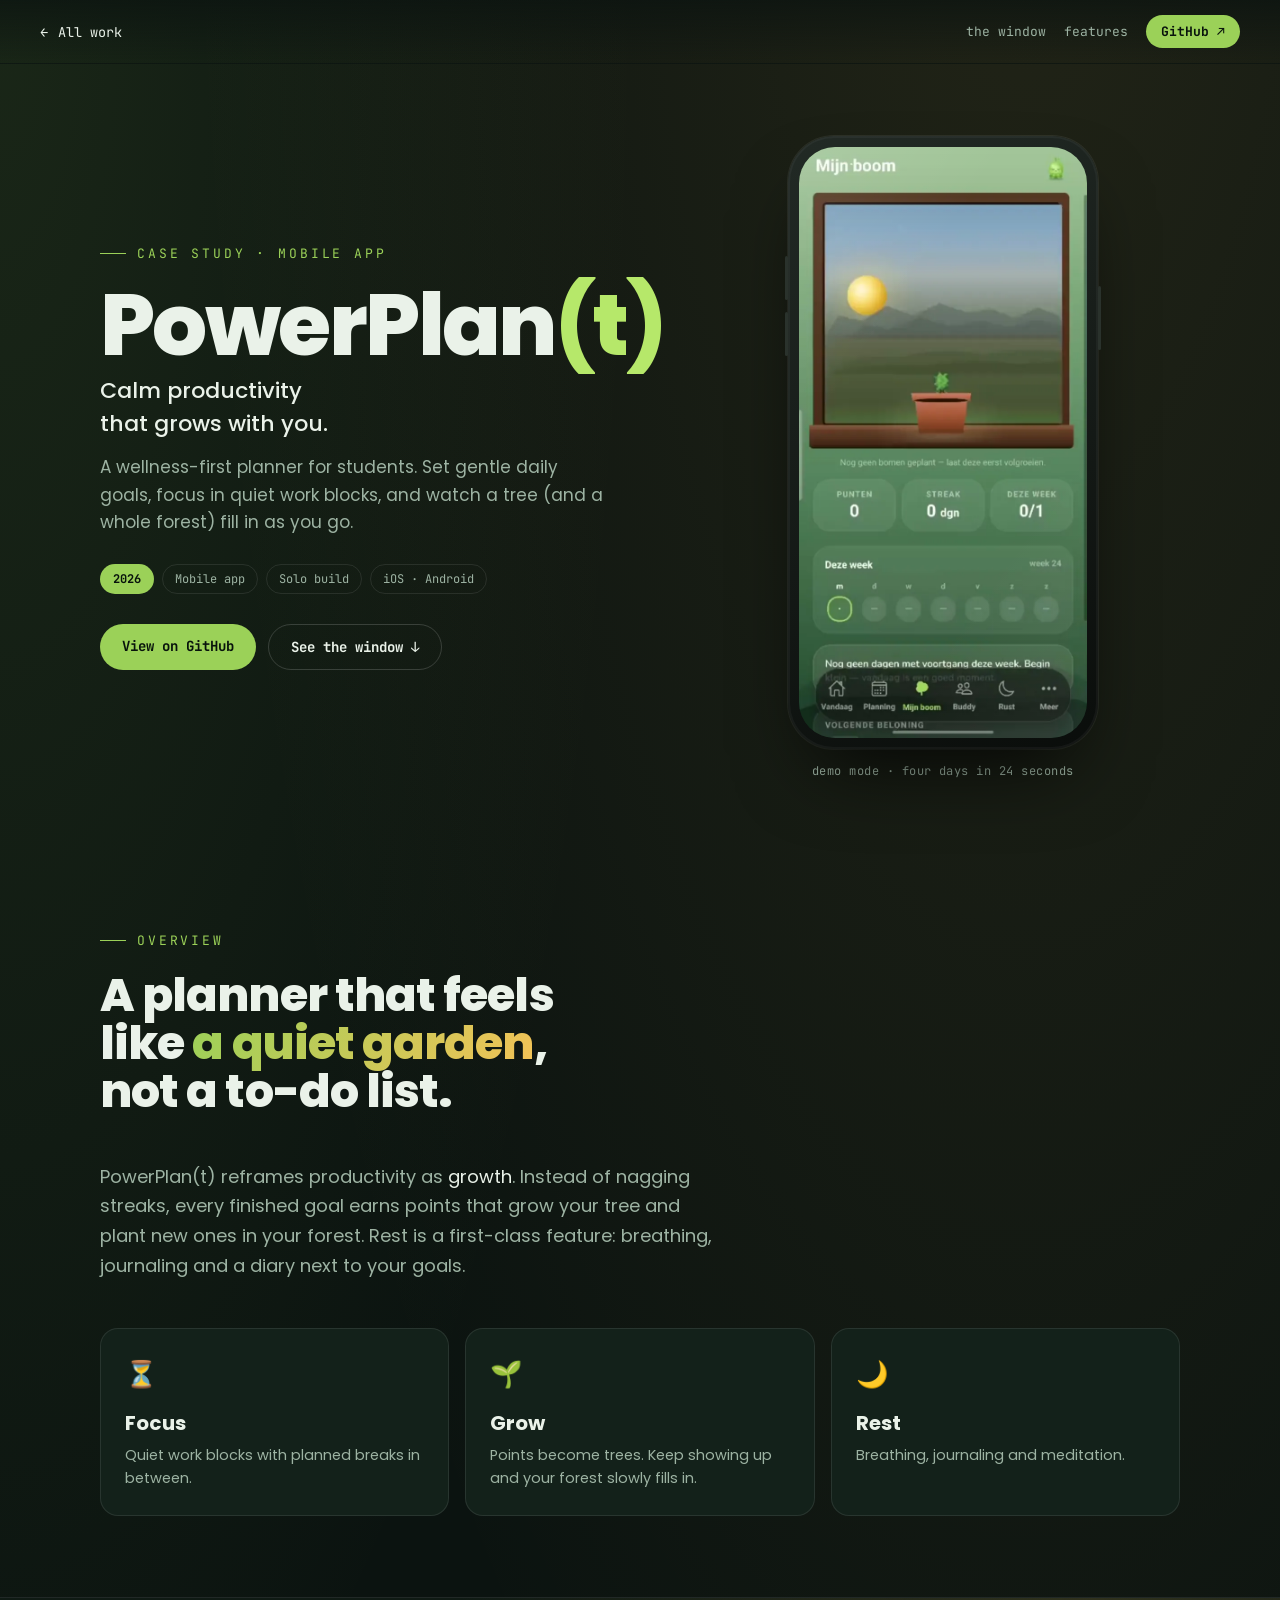
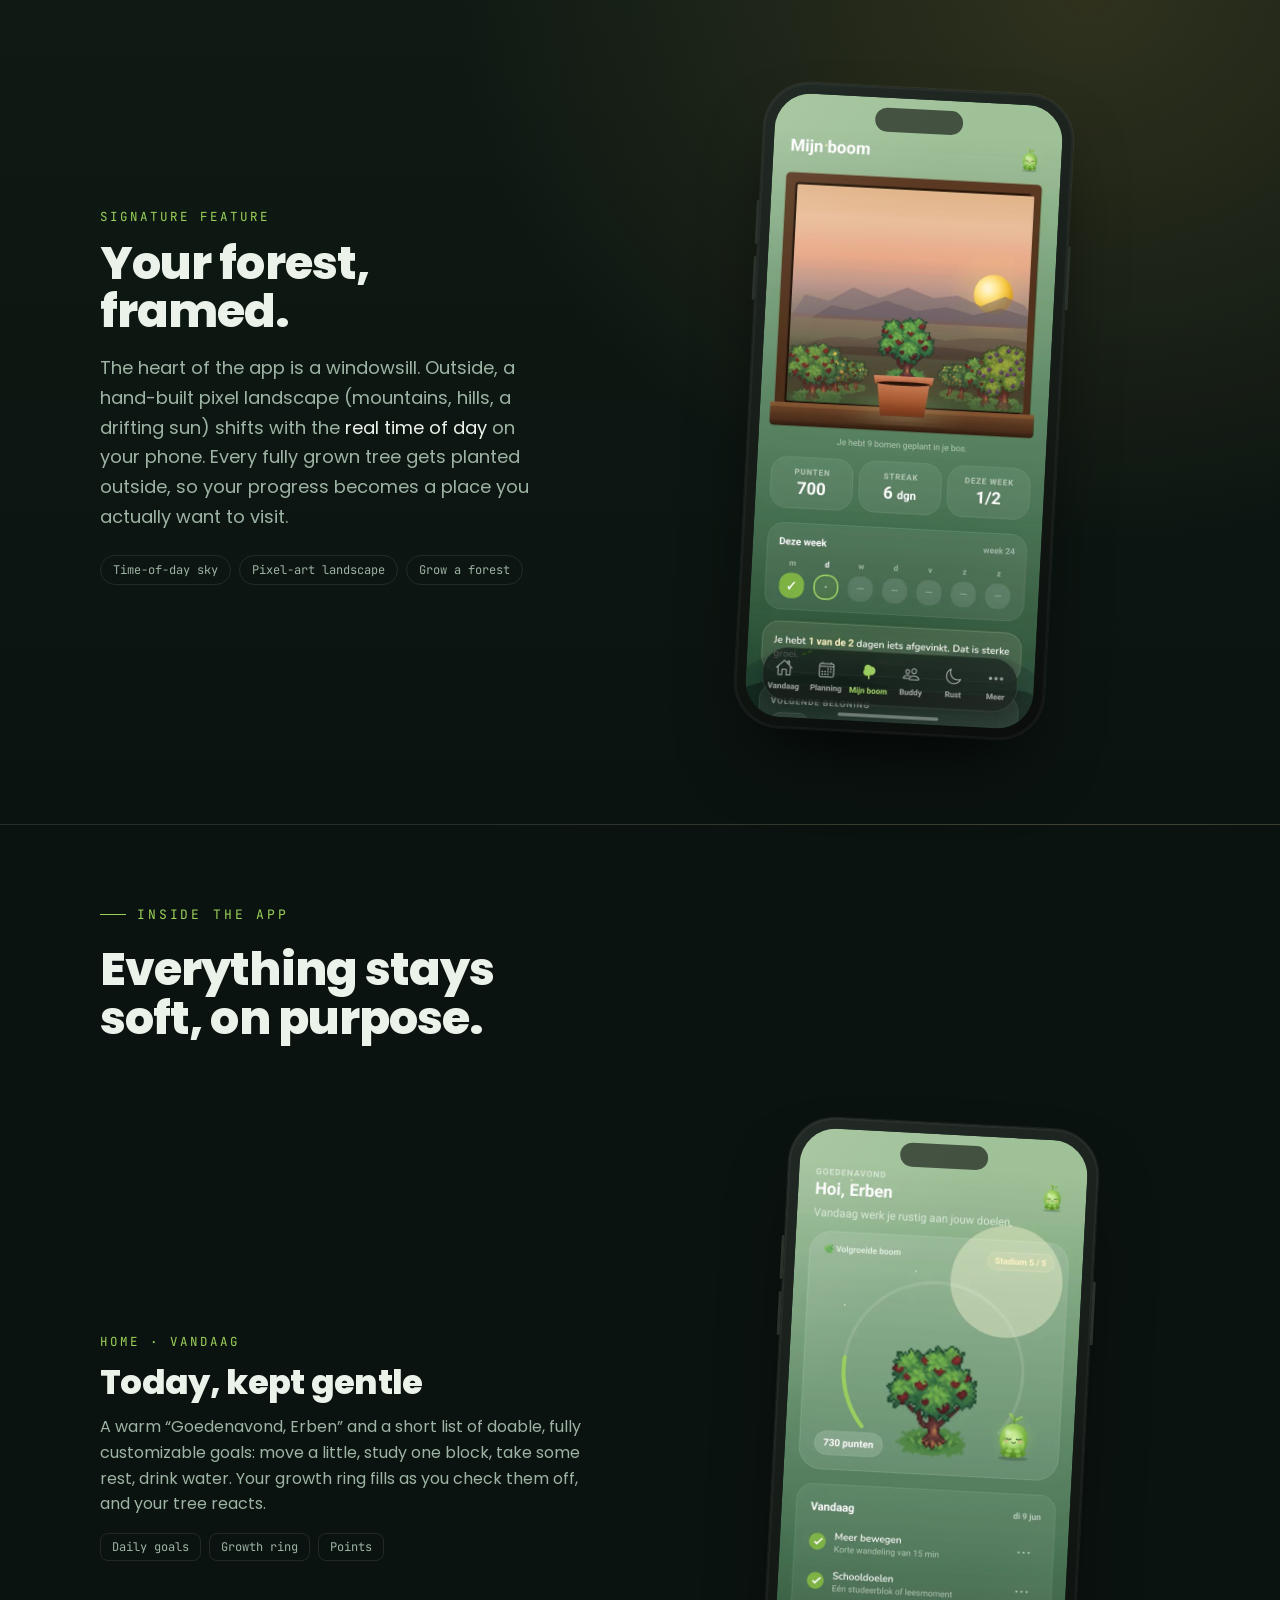
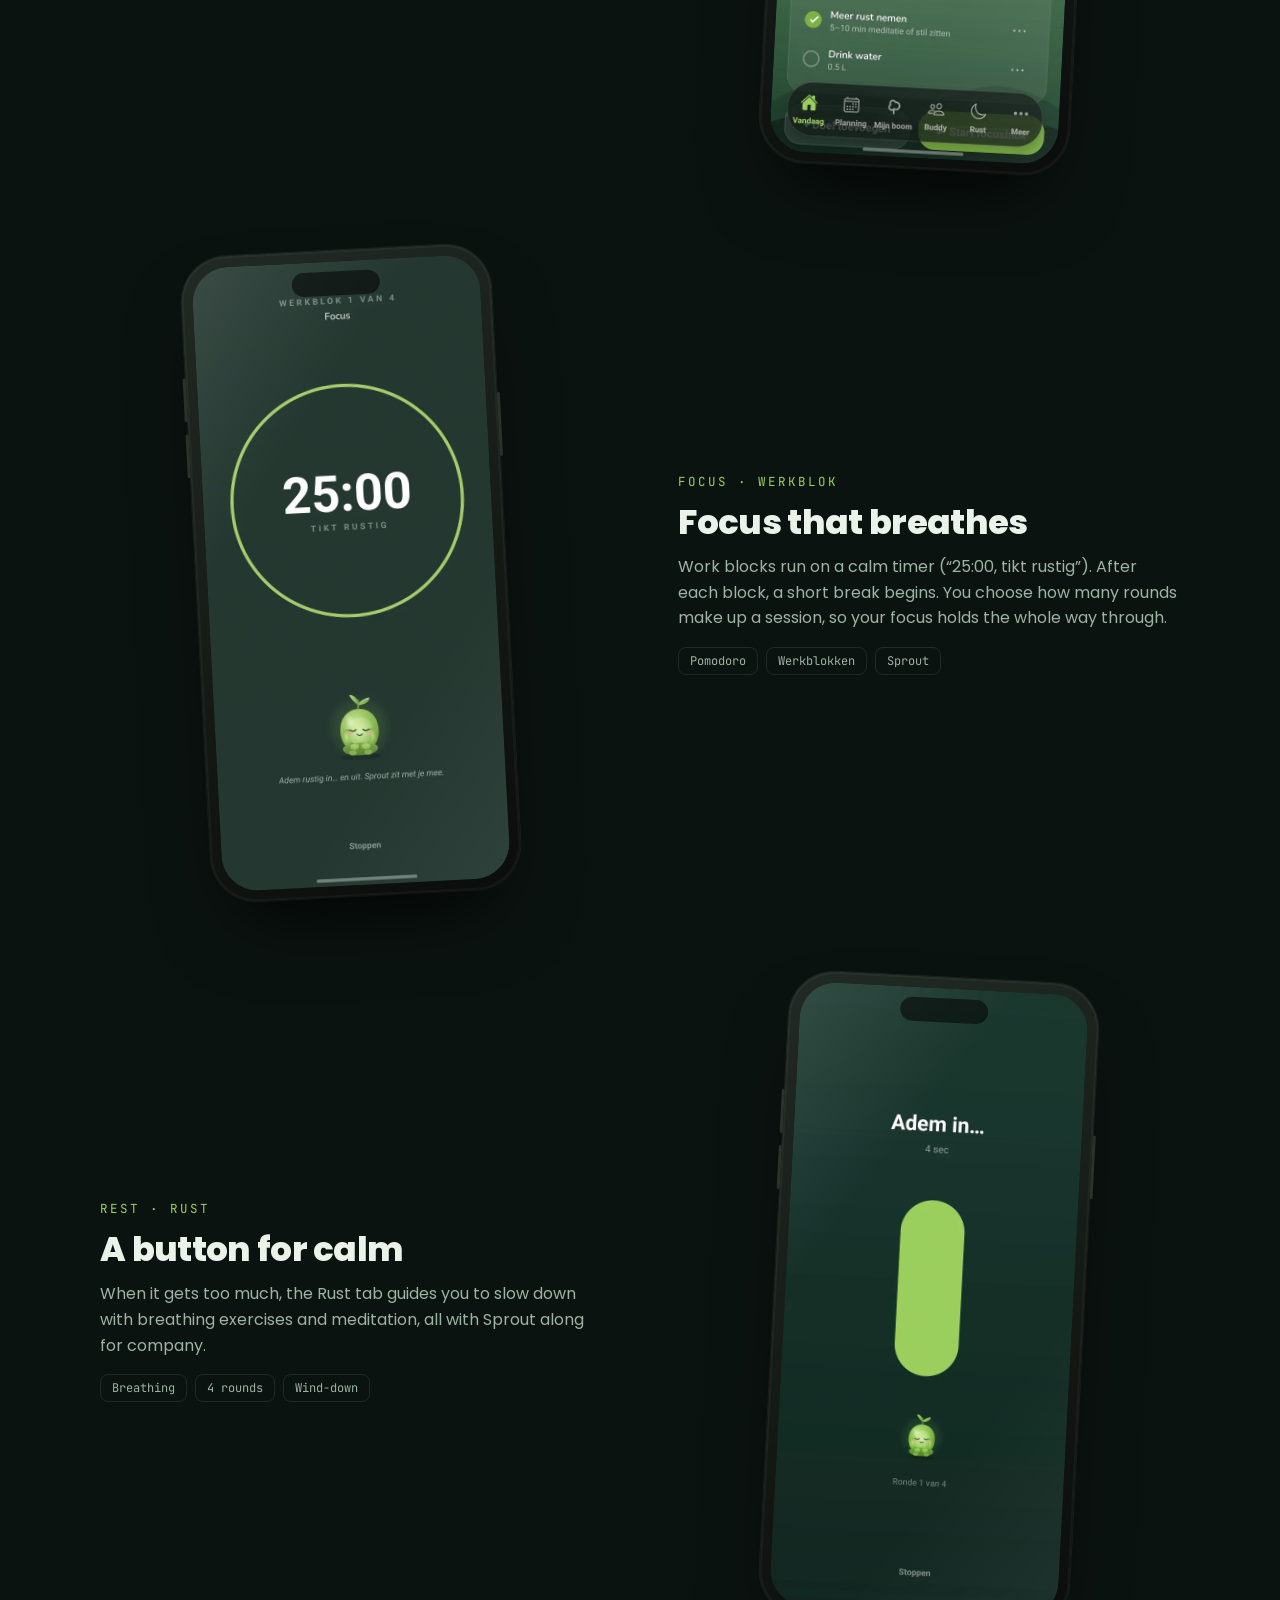
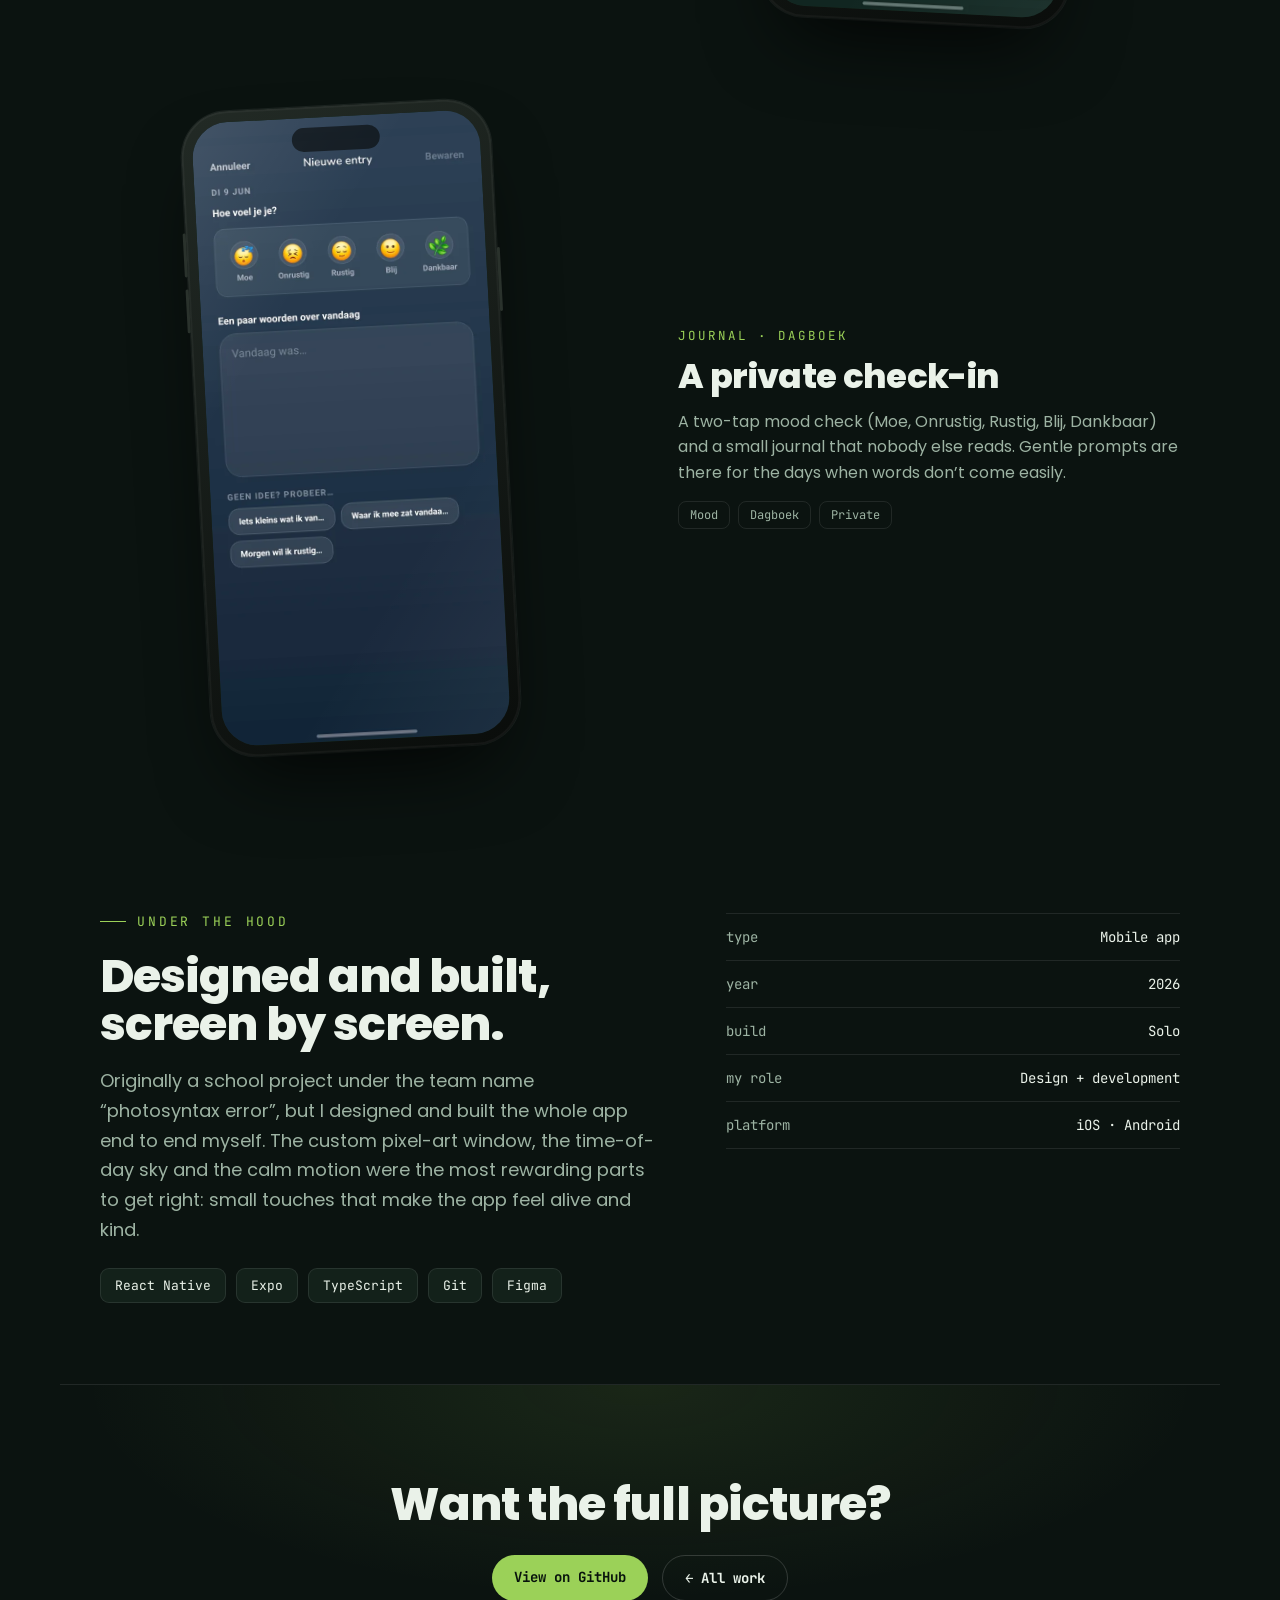
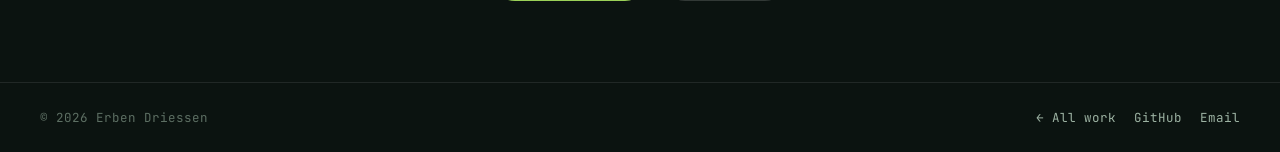
<file: powerplant.html>
<!DOCTYPE html>
<html lang="en">
<head>
<meta charset="UTF-8">
<meta name="viewport" content="width=device-width, initial-scale=1.0">
<meta name="color-scheme" content="dark">
<style>html{background:#0b1310}</style>
<!-- page transitions (css/transitions.css, js/transitions.js): a page opened through the
     curtain starts covered, before its first paint. window.__ed.onOpen(fn) runs fn once
     nothing covers the page any more (at once when nothing did). -->
<script>
(function(h){
  var ed = window.__ed = { t0:performance.now(), cover:'', q:[],
    onOpen:function(f){ if(ed.q) ed.q.push(f); else f(); },
    open:function(){ var q = ed.q; if(!q) return; ed.q = null; h.classList.remove('cover-up');
      q.forEach(function(f){ try{ f(); }catch(e){} }); } };
  try{
    var s = sessionStorage, c = JSON.parse(s.getItem('ed:pt') || 'null'), hex = /^#[0-9a-f]{3,8}$/i,
        k = location.pathname.replace(/(\/index)?(\.html)?$/, '').split('/').pop() || 'home',
        calm = window.top === window && !matchMedia('(prefers-reduced-motion:reduce)').matches;
    s.removeItem('ed:pt');
    if(calm && c && c.k === k && Date.now() - c.t < 8000 && hex.test(c.bg) && hex.test(c.fg)){
      ed.cover = 'pt';
      h.classList.add('pt-in', 'cover-up', 'cover-load');
      h.style.setProperty('--pt-bg', c.bg); h.style.setProperty('--pt-fg', c.fg);
      h.style.setProperty('--pt-name', JSON.stringify(String(c.n))); h.style.setProperty('--pt-kind', JSON.stringify(String(c.l)));
      h.style.backgroundColor = c.bg;
    }
  }catch(e){}
  if(!ed.cover) ed.q = null;
  /* failsafe: never stuck covered */
  else setTimeout(function(){ if(ed.q){ h.classList.remove('pt-in', 'ld-on'); ed.open(); } }, 5000);
})(document.documentElement);
</script>
<meta name="darkreader-lock">
<title>PowerPlan(t) · Case study · Erben Driessen</title>
<meta name="description" content="PowerPlan(t): a calm, wellness-first planner that grows a forest as you focus. Case study by Erben Driessen.">
<link rel="canonical" href="https://erbendriessen.nl/powerplant">
<meta name="theme-color" content="#0b1310">
<link rel="icon" type="image/svg+xml" href="img/favicon.svg">
<link rel="apple-touch-icon" href="img/apple-touch-icon.png">

<!-- share preview (LinkedIn / WhatsApp / mail): 1200x630 render of this page's hero -->
<meta property="og:type" content="article">
<meta property="og:url" content="https://erbendriessen.nl/powerplant">
<meta property="og:title" content="PowerPlan(t) · Case study · Erben Driessen">
<meta property="og:description" content="PowerPlan(t): a calm, wellness-first planner that grows a forest as you focus. Case study by Erben Driessen.">
<meta property="og:image" content="https://erbendriessen.nl/media/og-powerplant.jpg">
<meta property="og:image:width" content="1200">
<meta property="og:image:height" content="630">
<meta property="og:image:alt" content="PowerPlan(t) case study: the app on a phone, its window view at dusk over a pixel landscape">
<meta name="twitter:card" content="summary_large_image">
<meta name="twitter:image" content="https://erbendriessen.nl/media/og-powerplant.jpg">
<meta name="twitter:image:alt" content="PowerPlan(t) case study: the app on a phone, its window view at dusk over a pixel landscape">
<link rel="preconnect" href="https://fonts.googleapis.com">
<link rel="preconnect" href="https://fonts.gstatic.com" crossorigin>
<link href="https://fonts.googleapis.com/css2?family=Poppins:wght@400;500;700;800&family=JetBrains+Mono:wght@400;500;700;800&display=swap" rel="stylesheet">
<link rel="stylesheet" href="css/case-study.css?v=20261013-cs2">
<link rel="preload" as="image" href="media/powerplant-poster.webp" fetchpriority="high">
<link rel="stylesheet" href="css/transitions.css?v=20261015-fx1">
</head>
<body>
<!-- the page-transition curtain (css/transitions.css, js/transitions.js) -->
<div class="pt" aria-hidden="true"><span class="pt-name"></span><span class="pt-kind"></span></div>

<!-- ============================ NAV ============================ -->
<nav class="pp-nav" id="ppnav">
  <a class="pp-back" href="./#work" data-back><span class="ar">←</span> All&nbsp;work</a>
  <div class="pp-nav-right">
    <a href="#window">the&nbsp;window</a>
    <a href="#features">features</a>
    <!-- EDIT: GitHub repo link -->
    <a class="gh" href="https://github.com/ErbenDriessen/PowerPlan-t-" target="_blank" rel="noopener">GitHub ↗</a>
  </div>
</nav>

<!-- ============================ HERO ============================ -->
<header class="pp-hero pp-hero-phone">
  <div class="pp-hero-glow" aria-hidden="true"></div>
  <div class="pp-hero-copy rev-in">
    <p class="pp-eyebrow">Case study · Mobile app</p>
    <h1 class="pp-title">PowerPlan<span class="t">(t)</span></h1>
    <p class="pp-sub">Calm productivity that grows with you.</p>
    <p class="pp-lead">A wellness-first planner for students. Set gentle daily goals, focus in quiet work blocks, and watch a tree (and a whole forest) fill in as you go.</p>
    <div class="pp-meta">
      <span class="pp-chip on">2026</span>
      <span class="pp-chip">Mobile app</span>
      <span class="pp-chip">Solo build</span>
      <span class="pp-chip">iOS · Android</span>
    </div>
    <div class="pp-cta">
      <a class="pp-btn primary" href="https://github.com/ErbenDriessen/PowerPlan-t-" target="_blank" rel="noopener">View on GitHub</a>
      <a class="pp-btn ghost" href="#window">See the window ↓</a>
    </div>
  </div>

  <div class="pp-hero-stage rev-in">
    <!-- HERO VIDEO: the living-window feature in demo mode. media/powerplant-640.mp4 is the original
         recording cropped to the app area, 640w, no audio, faststart (~0.5 MB). Poster = its first frame. -->
    <div class="device video">
      <span class="btn-vol"></span><span class="btn-vol two"></span><span class="btn-pow"></span>
      <div class="screen">
        <video id="heroVid" src="media/powerplant-640.mp4" poster="media/powerplant-poster.webp" width="640" height="1312" autoplay loop muted playsinline preload="metadata"></video>
        <span class="glare"></span>
      </div>
    </div>
    <span class="pp-hero-cap">demo mode · four days in 24 seconds</span>
  </div>
</header>

<!-- ============================ OVERVIEW ============================ -->
<section class="pp-section">
  <div class="pp-sec-head rev-in">
    <p class="pp-eyebrow">Overview</p>
    <h2 class="pp-h2">A planner that feels like <span class="g">a quiet garden</span>, not a to-do list.</h2>
  </div>
  <div class="rev-in" style="max-width:62ch; margin-bottom:48px;">
    <p class="pp-p">PowerPlan(t) reframes productivity as <span class="hl">growth</span>. Instead of nagging streaks, every finished goal earns points that grow your tree and plant new ones in your forest. Rest is a first-class feature: breathing, journaling and a diary next to your goals.</p>
  </div>
  <div class="pp-concepts">
    <div class="pp-concept rev-in"><div class="ic">⏳</div><h3>Focus</h3><p>Quiet work blocks with planned breaks in between.</p></div>
    <div class="pp-concept rev-in"><div class="ic">🌱</div><h3>Grow</h3><p>Points become trees. Keep showing up and your forest slowly fills in.</p></div>
    <div class="pp-concept rev-in"><div class="ic">🌙</div><h3>Rest</h3><p>Breathing, journaling and meditation.</p></div>
  </div>
</section>

<!-- ============================ SPOTLIGHT: THE WINDOW ============================ -->
<section class="pp-spot" id="window">
  <div class="pp-spot-inner">
    <div class="pp-spot-copy rev-in">
      <p class="pp-kicker">Signature feature</p>
      <h2 class="pp-h2">Your forest, framed.</h2>
      <p class="pp-p" style="margin-top:18px;">The heart of the app is a windowsill. Outside, a hand-built pixel landscape (mountains, hills, a drifting sun) shifts with the <span class="hl">real time of day</span> on your phone. Every fully grown tree gets planted outside, so your progress becomes a place you actually want to visit.</p>
      <div class="pp-meta" style="margin-top:24px;">
        <span class="pp-chip">Time-of-day sky</span>
        <span class="pp-chip">Pixel-art landscape</span>
        <span class="pp-chip">Grow a forest</span>
      </div>
    </div>
    <div class="pp-spot-stage rev-in">
      <div class="device tilt-r">
        <span class="btn-vol"></span><span class="btn-vol two"></span><span class="btn-pow"></span>
        <div class="screen"><img src="media/pp-window-600.webp" width="600" height="1300" loading="lazy" decoding="async" alt="PowerPlan(t): the window view showing a sunset landscape with planted trees"><span class="glare"></span></div>
      </div>
    </div>
  </div>
</section>

<!-- ============================ FEATURES ============================ -->
<section class="pp-section" id="features">
  <div class="pp-sec-head rev-in">
    <p class="pp-eyebrow">Inside the app</p>
    <h2 class="pp-h2">Everything stays soft, on purpose.</h2>
  </div>

  <!-- Home -->
  <div class="pp-feat">
    <div class="copy rev-in">
      <p class="pp-kicker">Home · Vandaag</p>
      <h3>Today, kept gentle</h3>
      <p>A warm “Goedenavond, Erben” and a short list of doable, fully customizable goals: move a little, study one block, take some rest, drink water. Your growth ring fills as you check them off, and your tree reacts.</p>
      <div class="tags"><span>Daily goals</span><span>Growth ring</span><span>Points</span></div>
    </div>
    <div class="stage rev-in">
      <div class="device tilt-r"><span class="btn-vol"></span><span class="btn-vol two"></span><span class="btn-pow"></span>
        <div class="screen"><img src="media/pp-home-600.webp" width="600" height="1300" loading="lazy" decoding="async" alt="Home screen with greeting, grown tree and today's goals"><span class="glare"></span></div></div>
    </div>
  </div>

  <!-- Focus -->
  <div class="pp-feat rev">
    <div class="copy rev-in">
      <p class="pp-kicker">Focus · Werkblok</p>
      <h3>Focus that breathes</h3>
      <p>Work blocks run on a calm timer (“25:00, tikt rustig”). After each block, a short break begins. You choose how many rounds make up a session, so your focus holds the whole way through.</p>
      <div class="tags"><span>Pomodoro</span><span>Werkblokken</span><span>Sprout</span></div>
    </div>
    <div class="stage rev-in">
      <div class="device tilt-l"><span class="btn-vol"></span><span class="btn-vol two"></span><span class="btn-pow"></span>
        <div class="screen"><img src="media/pp-focus-600.webp" width="600" height="1300" loading="lazy" decoding="async" alt="Focus timer at 25:00 with a calm breathing Sprout"><span class="glare"></span></div></div>
    </div>
  </div>

  <!-- Rest -->
  <div class="pp-feat">
    <div class="copy rev-in">
      <p class="pp-kicker">Rest · Rust</p>
      <h3>A button for calm</h3>
      <p>When it gets too much, the Rust tab guides you to slow down with breathing exercises and meditation, all with Sprout along for company.</p>
      <div class="tags"><span>Breathing</span><span>4 rounds</span><span>Wind-down</span></div>
    </div>
    <div class="stage rev-in">
      <div class="device tilt-r"><span class="btn-vol"></span><span class="btn-vol two"></span><span class="btn-pow"></span>
        <div class="screen"><img src="media/pp-adem-600.webp" width="600" height="1300" loading="lazy" decoding="async" alt="Breathing exercise screen: Adem in, 4 seconds"><span class="glare"></span></div></div>
    </div>
  </div>

  <!-- Journal -->
  <div class="pp-feat rev">
    <div class="copy rev-in">
      <p class="pp-kicker">Journal · Dagboek</p>
      <h3>A private check-in</h3>
      <p>A two-tap mood check (Moe, Onrustig, Rustig, Blij, Dankbaar) and a small journal that nobody else reads. Gentle prompts are there for the days when words don’t come easily.</p>
      <div class="tags"><span>Mood</span><span>Dagboek</span><span>Private</span></div>
    </div>
    <div class="stage rev-in">
      <div class="device tilt-l"><span class="btn-vol"></span><span class="btn-vol two"></span><span class="btn-pow"></span>
        <div class="screen"><img src="media/pp-dagboek-600.webp" width="600" height="1300" loading="lazy" decoding="async" alt="New journal entry with mood picker"><span class="glare"></span></div></div>
    </div>
  </div>
</section>

<!-- ============================ UNDER THE HOOD ============================ -->
<section class="pp-section">
  <div class="pp-stack">
    <div class="rev-in">
      <p class="pp-eyebrow">Under the hood</p>
      <h2 class="pp-h2" style="margin-bottom:18px;">Designed and built, screen by screen.</h2>
      <p class="pp-p" style="margin-bottom:24px;">Originally a school project under the team name “photosyntax&nbsp;error”, but I designed and built the whole app end to end myself. The custom pixel-art window, the time-of-day sky and the calm motion were the most rewarding parts to get right: small touches that make the app feel alive and kind.</p>
      <div class="pp-stack-list">
        <span>React Native</span><span>Expo</span><span>TypeScript</span><span>Git</span><span>Figma</span>
      </div>
    </div>
    <div class="rev-in">
      <div class="pp-facts">
        <div class="pp-fact"><span class="k">type</span><span class="v">Mobile app</span></div>
        <div class="pp-fact"><span class="k">year</span><span class="v">2026</span></div>
        <div class="pp-fact"><span class="k">build</span><span class="v">Solo</span></div>
        <div class="pp-fact"><span class="k">my&nbsp;role</span><span class="v">Design + development</span></div>
        <div class="pp-fact"><span class="k">platform</span><span class="v">iOS · Android</span></div>
      </div>
    </div>
  </div>
</section>

<!-- ============================ CLOSE ============================ -->
<section class="pp-section pp-close">
  <div class="rev-in">
    <h2 class="pp-h2">Want the full picture?</h2>
    <div class="pp-close-row">
      <a class="pp-btn primary" href="https://github.com/ErbenDriessen/PowerPlan-t-" target="_blank" rel="noopener">View on GitHub</a>
      <a class="pp-btn ghost" href="./#work" data-back>← All work</a>
    </div>
  </div>
</section>

<footer class="pp-footer">
  <span>© <span id="ppyear">2026</span> Erben Driessen</span>
  <div style="display:flex; gap:18px;">
    <a href="./#work" data-back>← All work</a>
    <a href="https://github.com/ErbenDriessen" target="_blank" rel="noopener">GitHub</a>
    <a href="mailto:erben.l.driessen@gmail.com">Email</a>
  </div>
</footer>

<script src="js/case-study.js?v=20261015-fx1"></script>
<script>
(function(){
  // respect reduced motion: don't autoplay the ambient loop
  var v = document.getElementById('heroVid');
  if (v && window.matchMedia('(prefers-reduced-motion:reduce)').matches){
    v.removeAttribute('autoplay'); try{ v.pause(); }catch(e){}
  }
})();
</script>
<script src="js/transitions.js?v=20261015-fx3"></script>
</body>
</html>
</file>
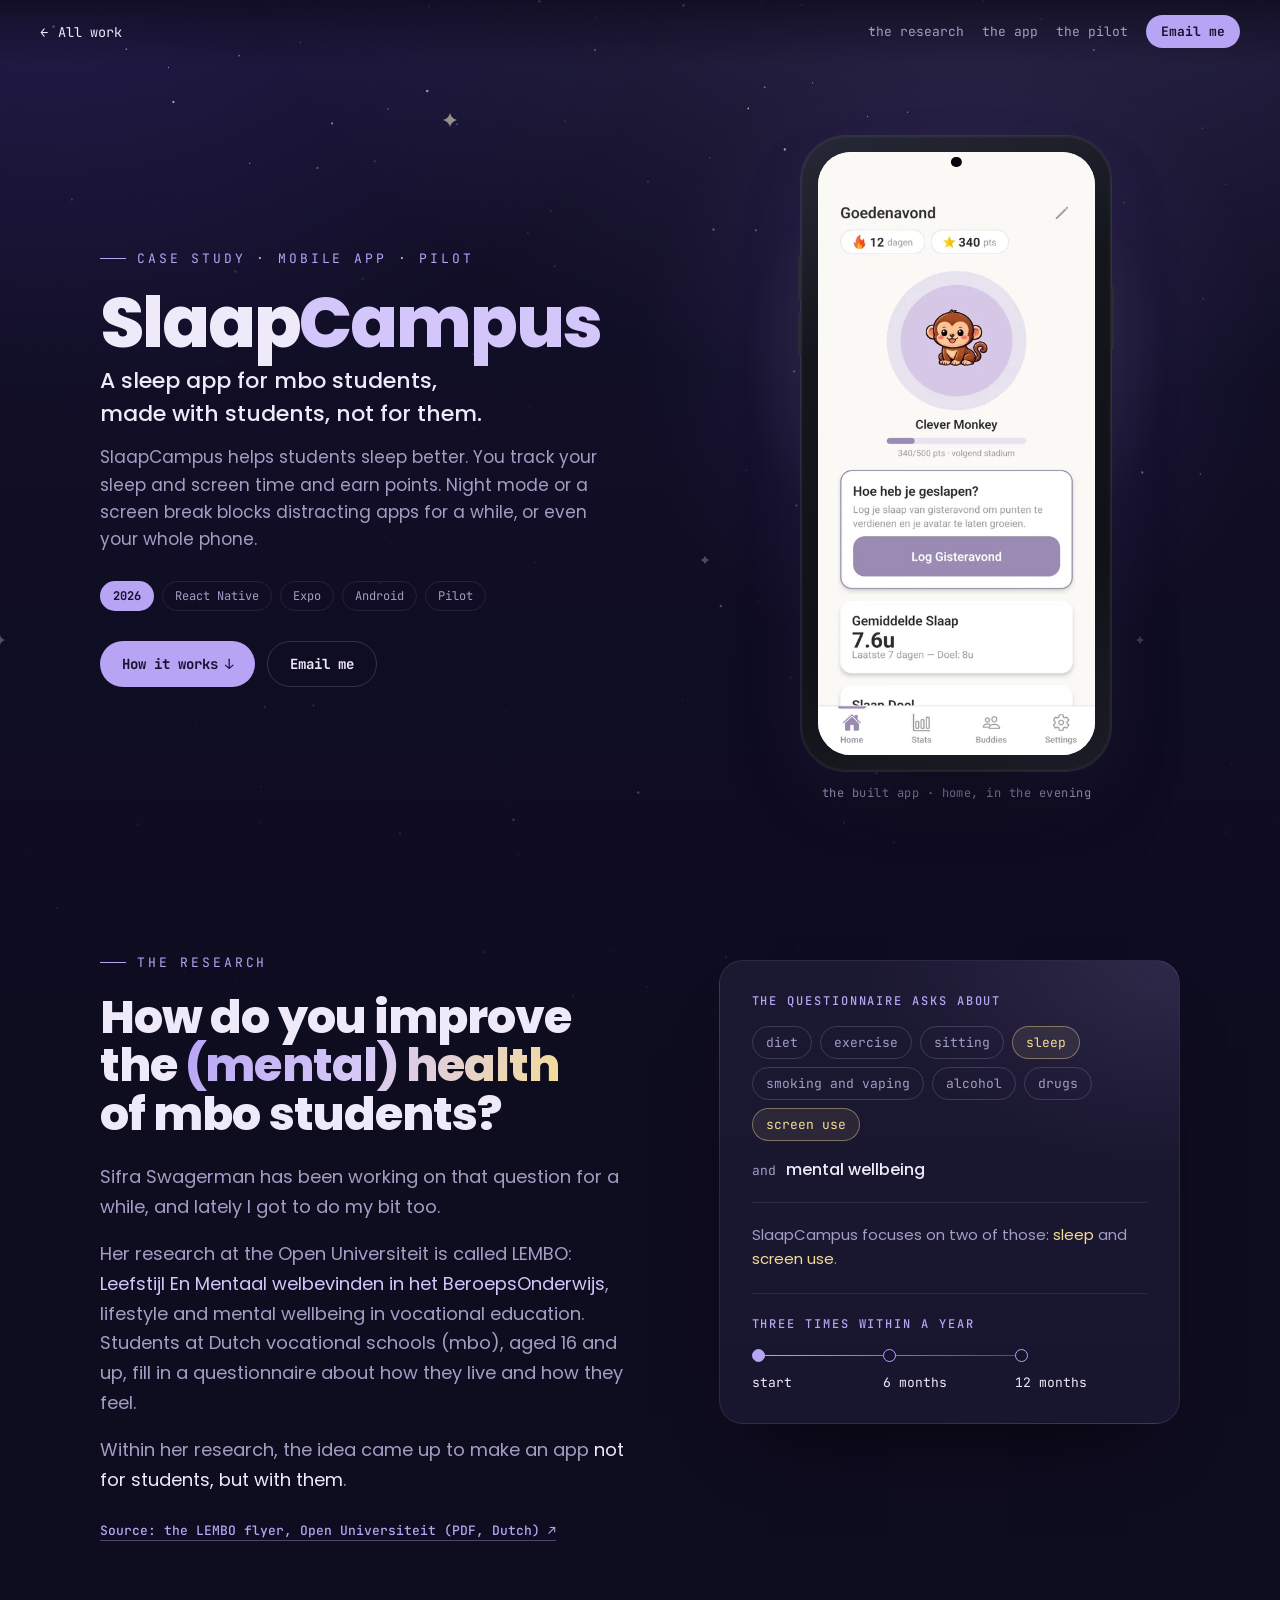
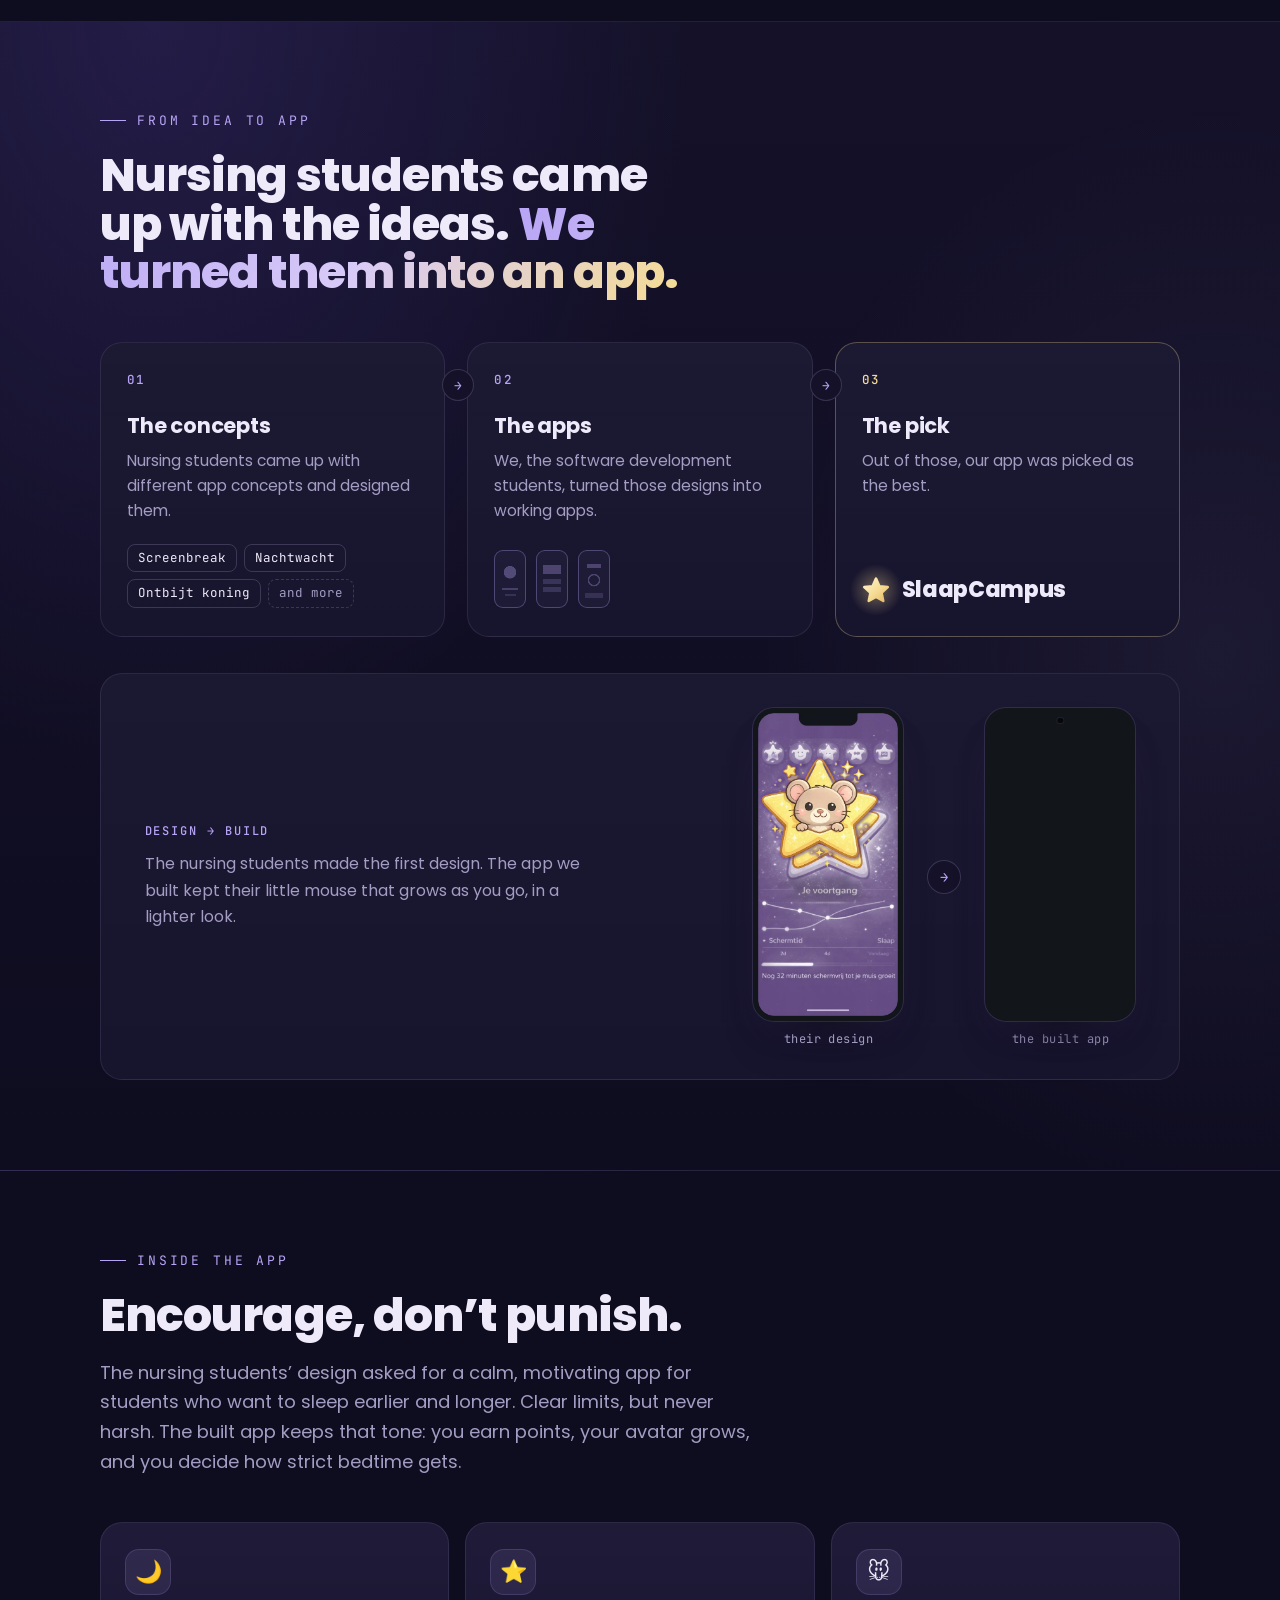
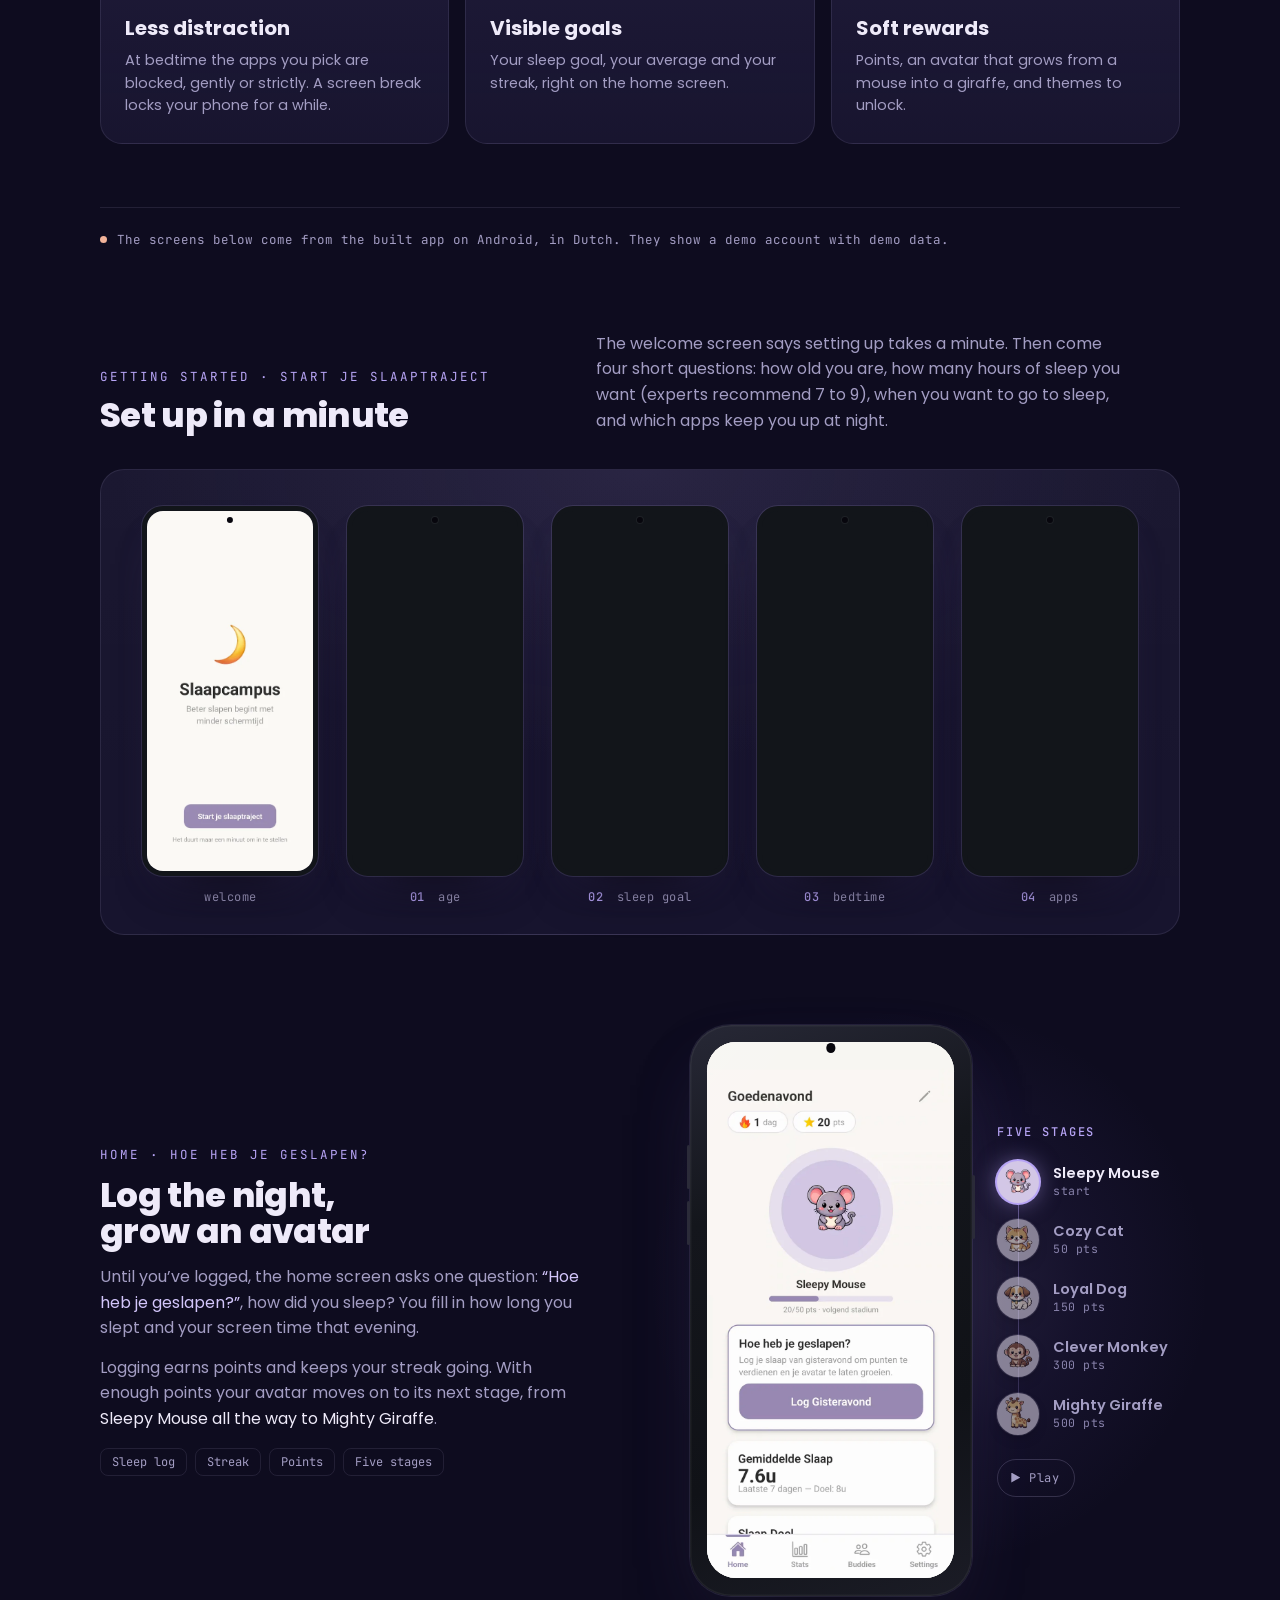
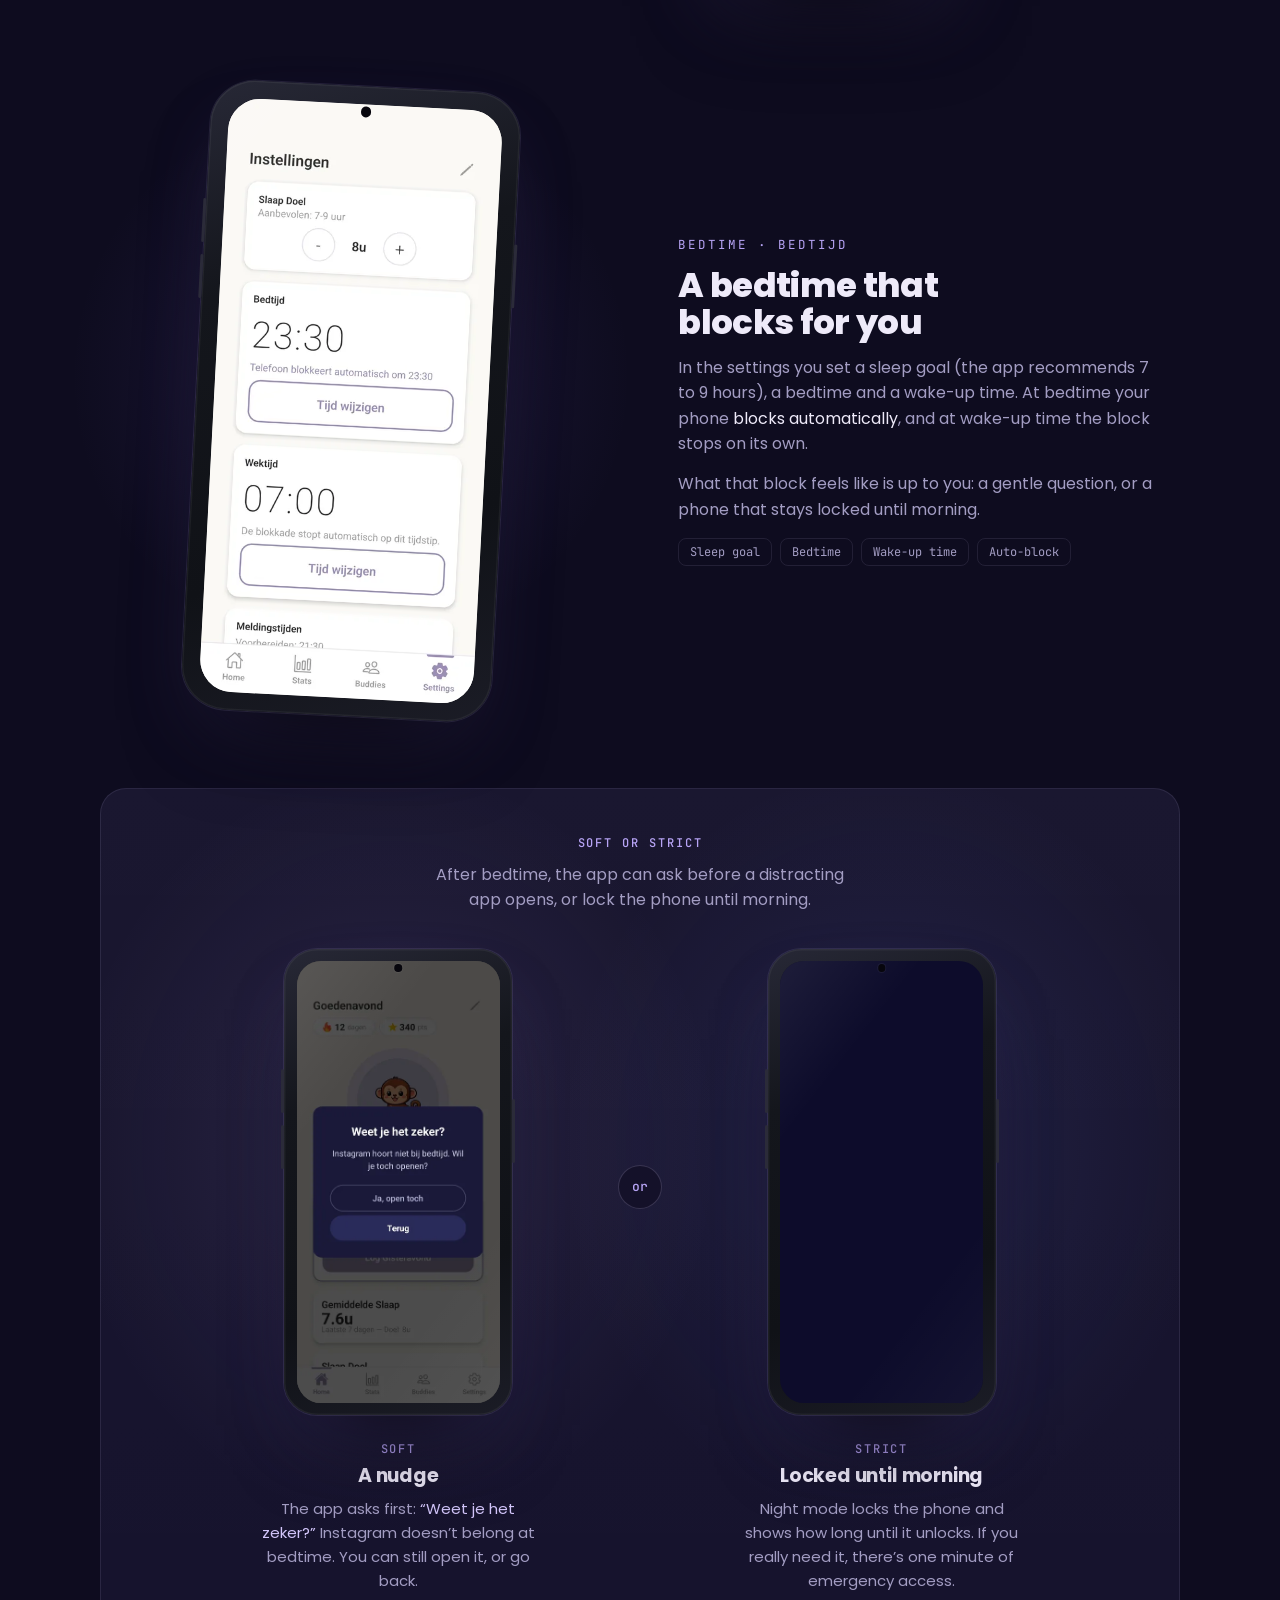
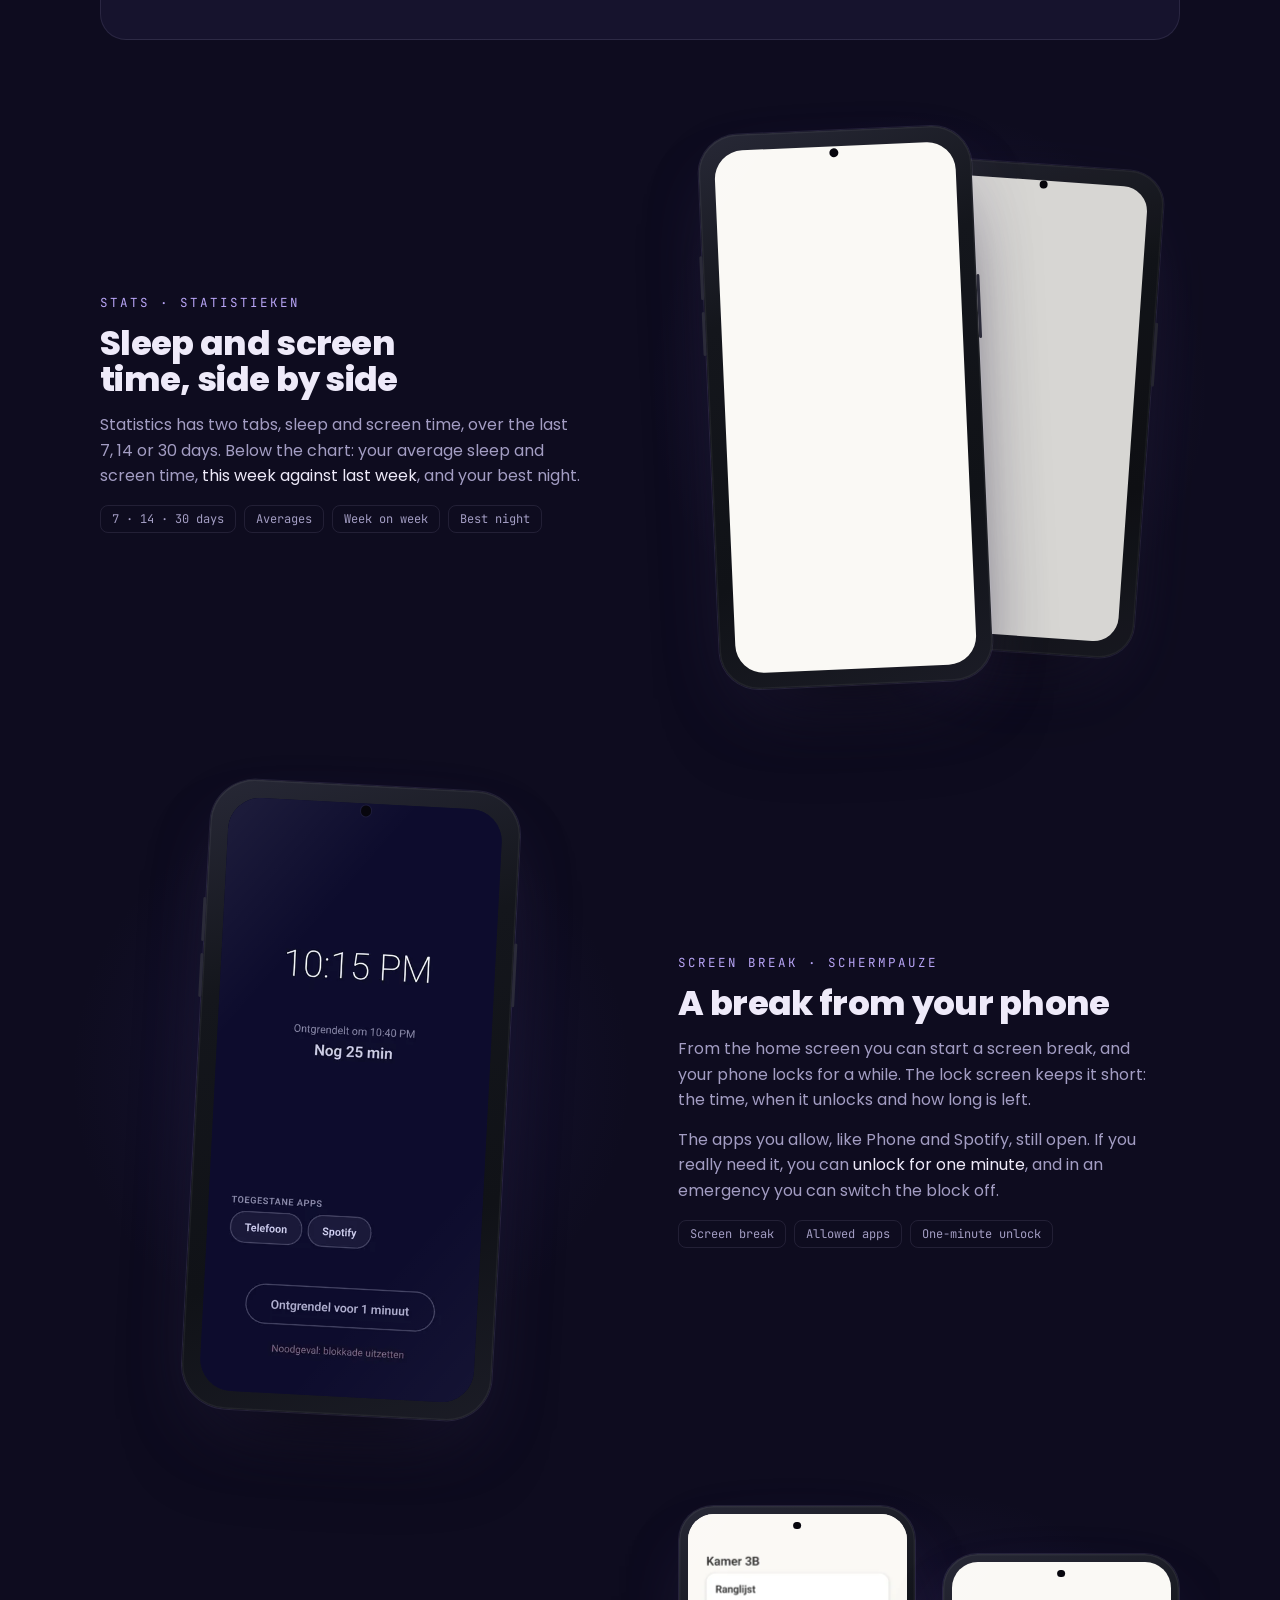
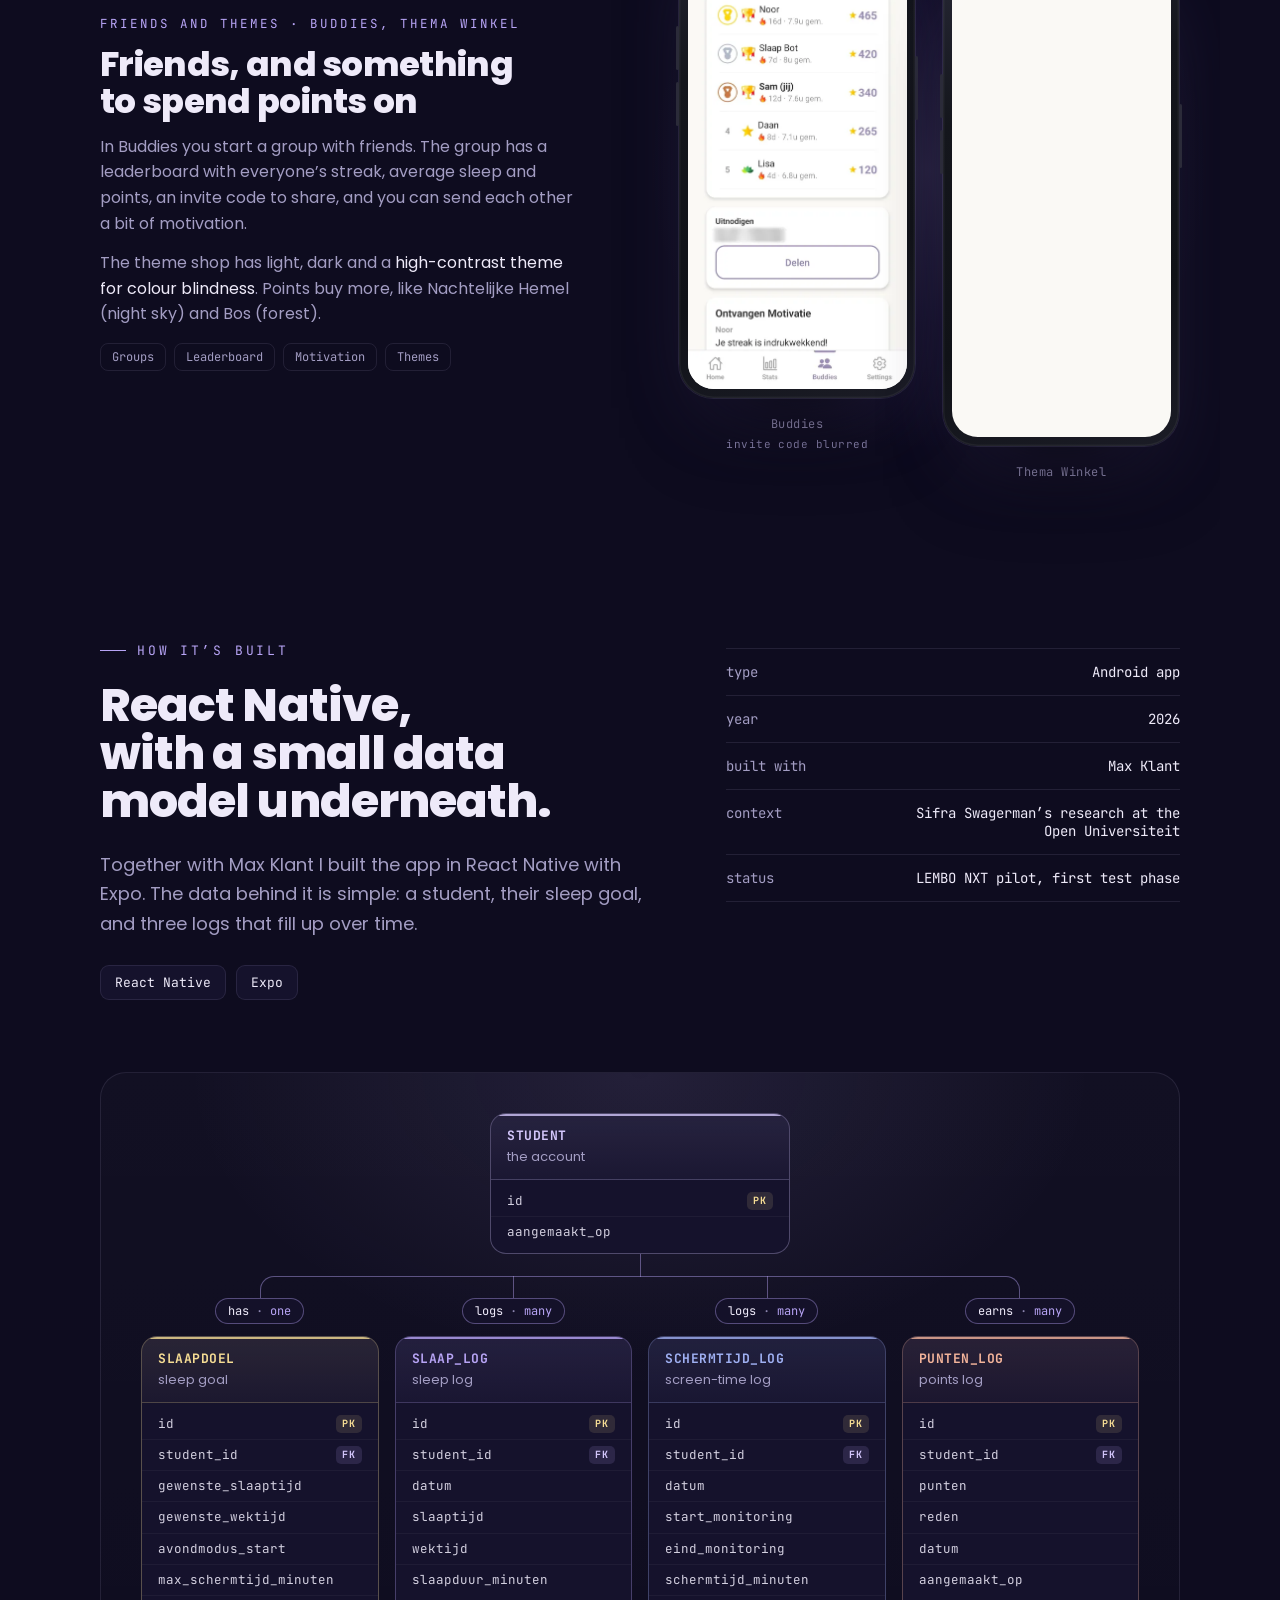
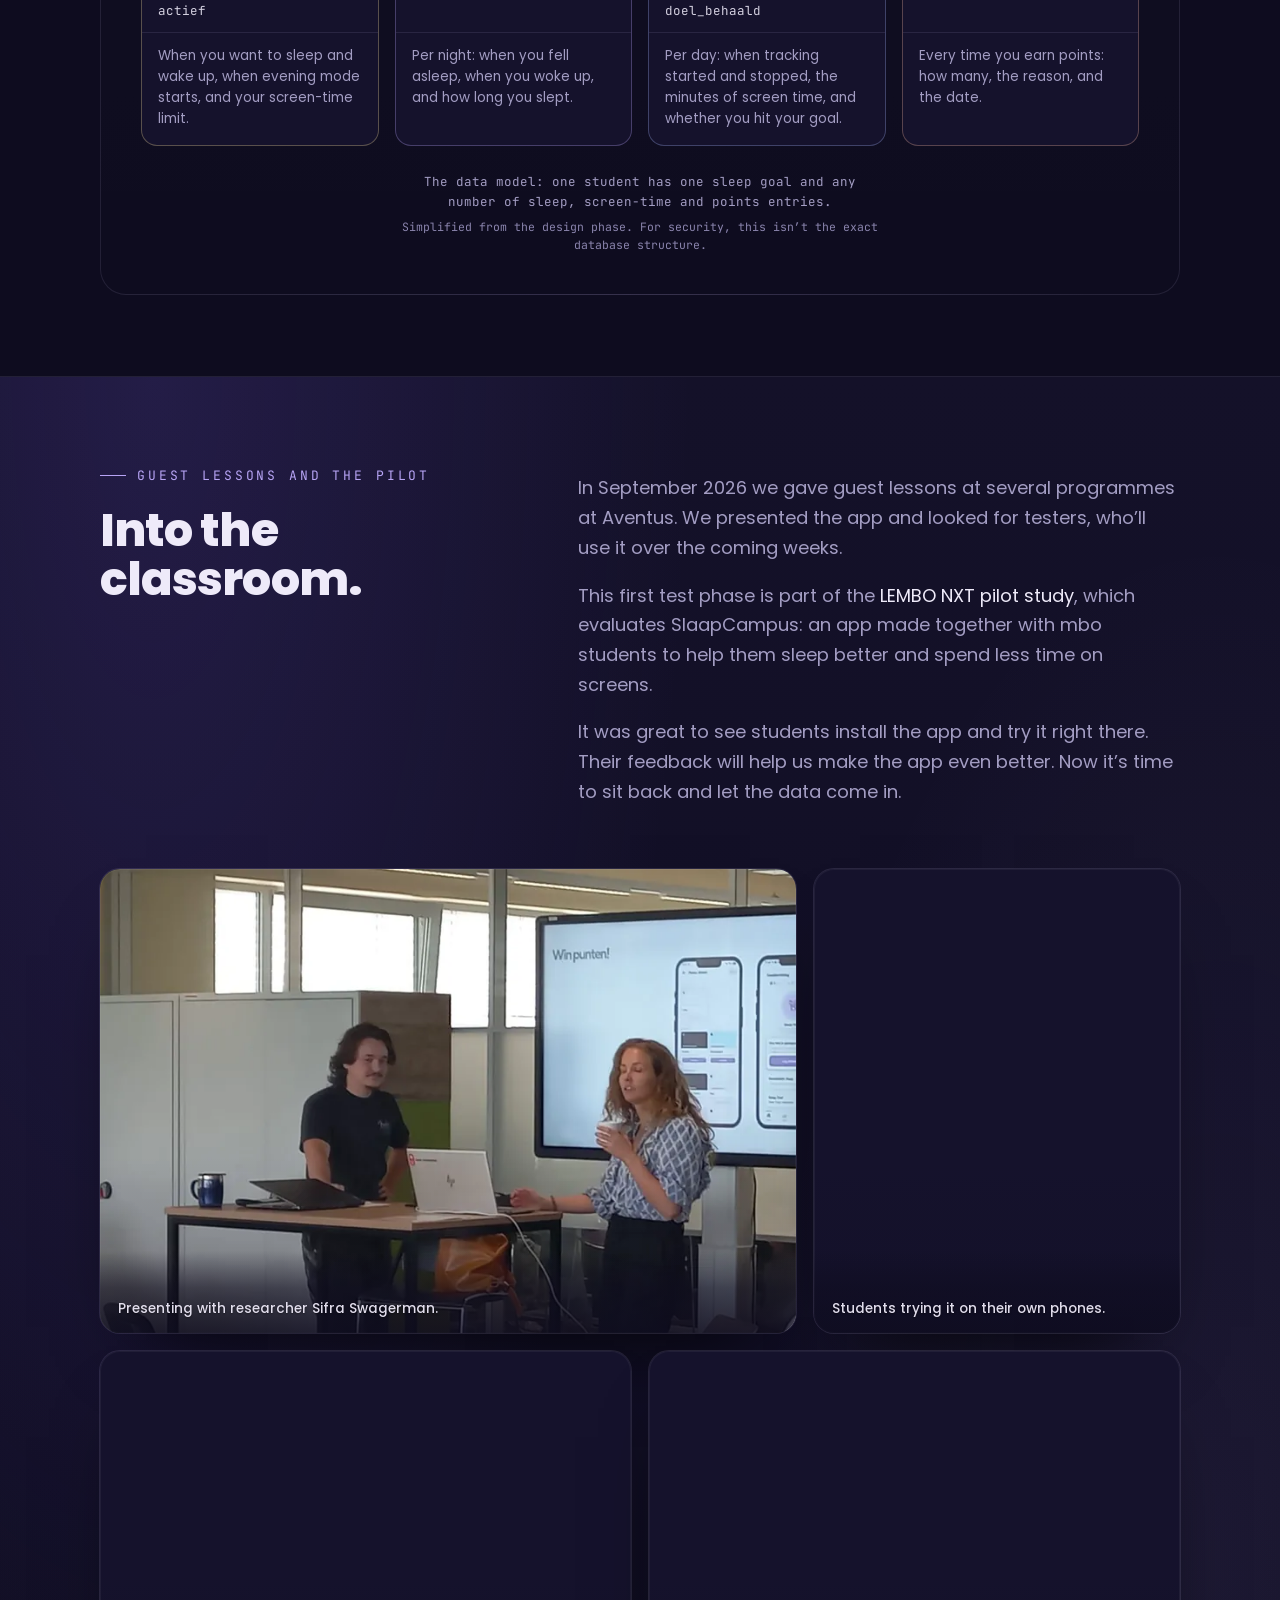
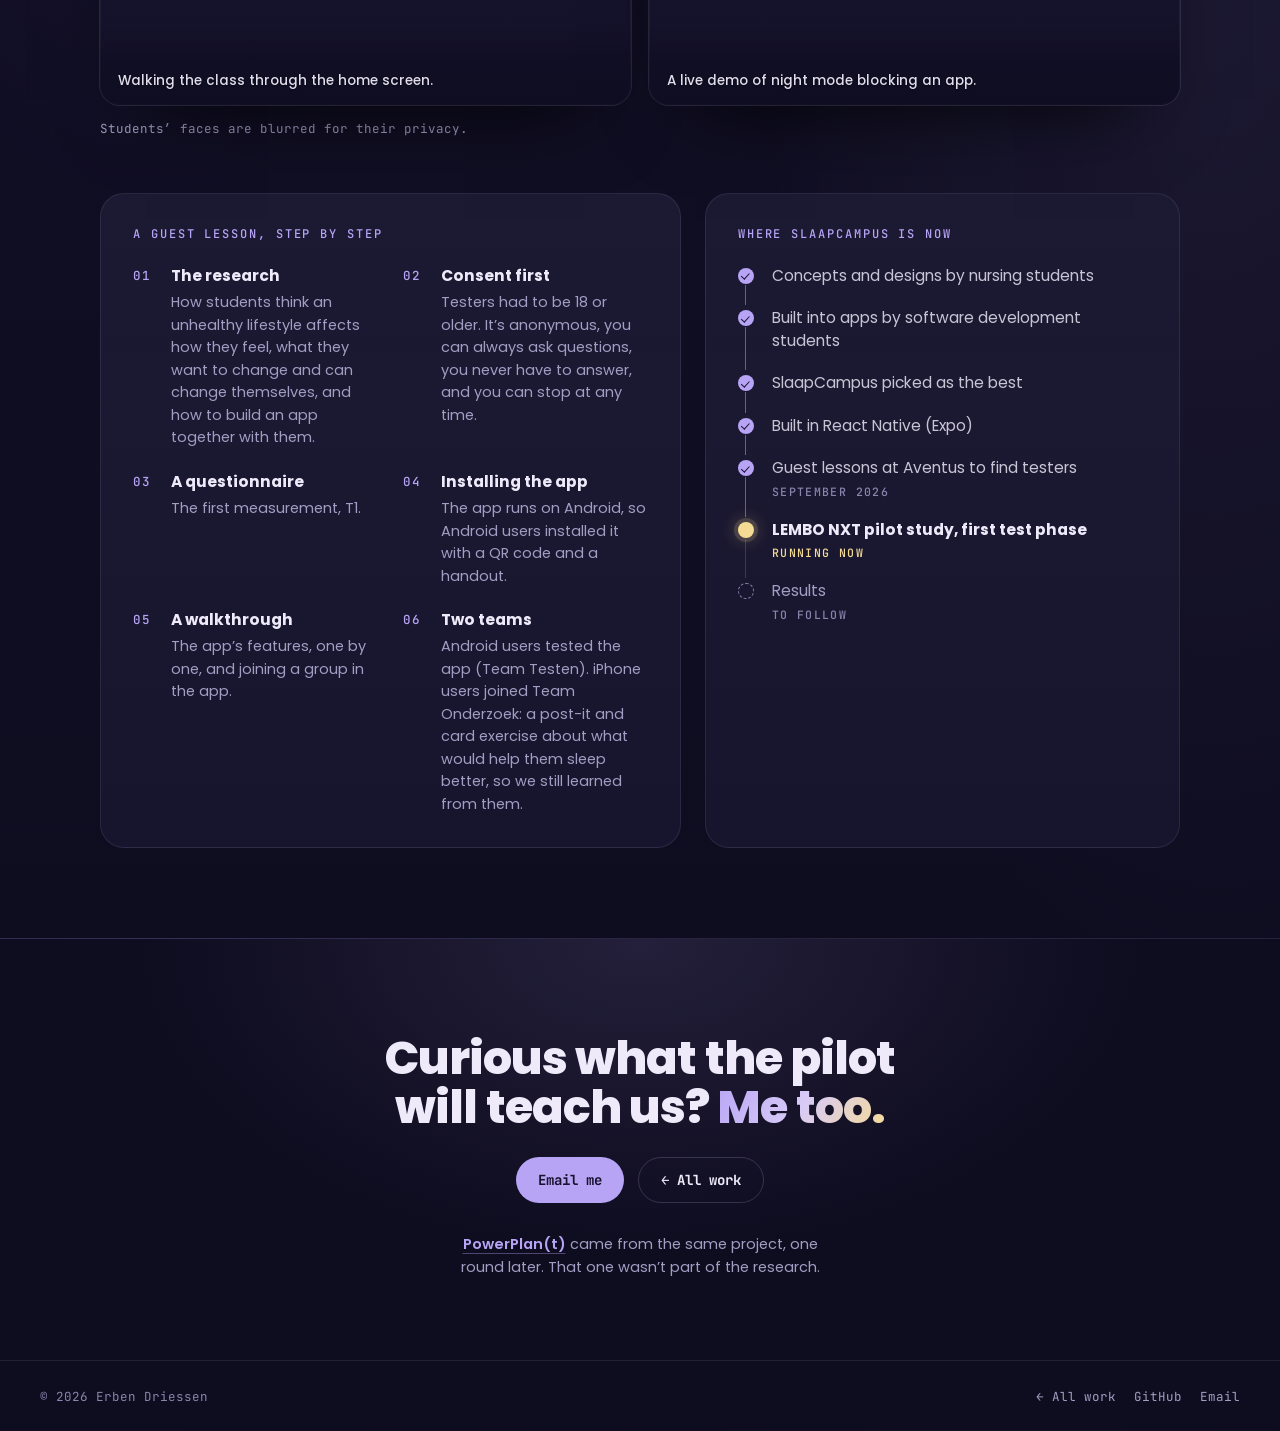
<file: slaapcampus.html>
<!DOCTYPE html>
<!-- SlaapCampus: the sleep app for mbo students, made within Sifra Swagerman's research
     at the Open Universiteit. The phone screens are screenshots of the built app (Android, in Dutch,
     a demo account with demo data, status bar blanked); the nursing students' design mockup appears
     once, labelled, under "From idea to app". -->
<html lang="en">
<head>
<meta charset="UTF-8">
<meta name="viewport" content="width=device-width, initial-scale=1.0">
<meta name="color-scheme" content="dark">
<style>html{background:#0e0c1f}</style>
<script>document.documentElement.classList.add('js')</script>
<!-- page transitions (css/transitions.css, js/transitions.js): a page opened through the
     curtain starts covered, before its first paint. window.__ed.onOpen(fn) runs fn once
     nothing covers the page any more (at once when nothing did). -->
<script>
(function(h){
  var ed = window.__ed = { t0:performance.now(), cover:'', q:[],
    onOpen:function(f){ if(ed.q) ed.q.push(f); else f(); },
    open:function(){ var q = ed.q; if(!q) return; ed.q = null; h.classList.remove('cover-up');
      q.forEach(function(f){ try{ f(); }catch(e){} }); } };
  try{
    var s = sessionStorage, c = JSON.parse(s.getItem('ed:pt') || 'null'), hex = /^#[0-9a-f]{3,8}$/i,
        k = location.pathname.replace(/(\/index)?(\.html)?$/, '').split('/').pop() || 'home',
        calm = window.top === window && !matchMedia('(prefers-reduced-motion:reduce)').matches;
    s.removeItem('ed:pt');
    if(calm && c && c.k === k && Date.now() - c.t < 8000 && hex.test(c.bg) && hex.test(c.fg)){
      ed.cover = 'pt';
      h.classList.add('pt-in', 'cover-up', 'cover-load');
      h.style.setProperty('--pt-bg', c.bg); h.style.setProperty('--pt-fg', c.fg);
      h.style.setProperty('--pt-name', JSON.stringify(String(c.n))); h.style.setProperty('--pt-kind', JSON.stringify(String(c.l)));
      h.style.backgroundColor = c.bg;
    }
  }catch(e){}
  if(!ed.cover) ed.q = null;
  /* failsafe: never stuck covered */
  else setTimeout(function(){ if(ed.q){ h.classList.remove('pt-in', 'ld-on'); ed.open(); } }, 5000);
})(document.documentElement);
</script>
<meta name="darkreader-lock">
<title>SlaapCampus · Case study · Erben Driessen</title>
<meta name="description" content="SlaapCampus: a sleep app for mbo students, made with students, not for them. Built in React Native (Expo) with Max Klant, now in its first pilot.">
<link rel="canonical" href="https://erbendriessen.nl/slaapcampus">
<meta name="theme-color" content="#0e0c1f">
<link rel="icon" type="image/svg+xml" href="img/favicon.svg">
<link rel="apple-touch-icon" href="img/apple-touch-icon.png">

<!-- share preview (LinkedIn / WhatsApp / mail): 1200x630 render of this page's hero -->
<meta property="og:type" content="article">
<meta property="og:url" content="https://erbendriessen.nl/slaapcampus">
<meta property="og:title" content="SlaapCampus · Case study · Erben Driessen">
<meta property="og:description" content="A sleep app for mbo students, made with students, not for them. Built in React Native (Expo), now in its first pilot.">
<meta property="og:image" content="https://erbendriessen.nl/media/og-slaapcampus.jpg?v=20261014-2">
<meta property="og:image:width" content="1200">
<meta property="og:image:height" content="630">
<meta property="og:image:alt" content="SlaapCampus case study: the app's home screen on a phone, with a cartoon monkey avatar called Clever Monkey, in a night-blue sky">
<meta name="twitter:card" content="summary_large_image">
<meta name="twitter:image" content="https://erbendriessen.nl/media/og-slaapcampus.jpg?v=20261014-2">
<meta name="twitter:image:alt" content="SlaapCampus case study: the app's home screen on a phone, with a cartoon monkey avatar called Clever Monkey, in a night-blue sky">
<link rel="preconnect" href="https://fonts.googleapis.com">
<link rel="preconnect" href="https://fonts.gstatic.com" crossorigin>
<link href="https://fonts.googleapis.com/css2?family=Poppins:wght@400;500;700;800&family=JetBrains+Mono:wght@400;500;700;800&display=swap" rel="stylesheet">
<link rel="stylesheet" href="css/case-study.css?v=20261013-cs2">
<link rel="stylesheet" href="css/slaapcampus.css?v=20261015-sc12">
<link rel="preload" as="image" href="media/sc-app2-home-441.webp" imagesrcset="media/sc-app2-home-441.webp 441w, media/sc-app2-home-882.webp 882w" imagesizes="(max-width:760px) 230px, 280px" fetchpriority="high">
<link rel="stylesheet" href="css/transitions.css?v=20261015-fx1">
</head>
<body class="sc">
<!-- the page-transition curtain (css/transitions.css, js/transitions.js) -->
<div class="pt" aria-hidden="true"><span class="pt-name"></span><span class="pt-kind"></span></div>
<a class="sc-skip" href="#main">Skip to content</a>

<!-- ============================ NAV ============================ -->
<nav class="pp-nav" id="ppnav" aria-label="Case study">
  <a class="pp-back" href="./#work" data-back><span class="ar" aria-hidden="true">←</span> All&nbsp;work</a>
  <div class="pp-nav-right">
    <a href="#research">the&nbsp;research</a>
    <a href="#app">the&nbsp;app</a>
    <a href="#pilot">the&nbsp;pilot</a>
    <a class="gh" href="mailto:erben.l.driessen@gmail.com">Email&nbsp;me</a>
  </div>
</nav>

<main id="main">
<!-- ============================ 0 · HERO ============================ -->
<header class="pp-hero pp-hero-phone sc-hero">
  <div class="pp-hero-glow" aria-hidden="true"></div>
  <div class="pp-hero-copy rev-in">
    <p class="pp-eyebrow">Case study · Mobile app · Pilot</p>
    <h1 class="pp-title">Slaap<span class="t">Campus</span></h1>
    <p class="pp-sub">A sleep app for mbo students, made with students, not for them.</p>
    <p class="pp-lead">SlaapCampus helps students sleep better. You track your sleep and screen time and earn points. Night mode or a screen break blocks distracting apps for a while, or even your whole phone.</p>
    <div class="pp-meta">
      <span class="pp-chip on">2026</span>
      <span class="pp-chip">React Native</span>
      <span class="pp-chip">Expo</span>
      <span class="pp-chip">Android</span>
      <span class="pp-chip">Pilot</span>
    </div>
    <div class="pp-cta">
      <a class="pp-btn primary" href="#app">How it works <span aria-hidden="true">↓</span></a>
      <a class="pp-btn ghost" href="mailto:erben.l.driessen@gmail.com">Email me</a>
    </div>
  </div>

  <div class="pp-hero-stage rev-in">
    <div class="device sc-dev sc-real">
      <span class="btn-vol"></span><span class="btn-vol two"></span><span class="btn-pow"></span>
      <div class="screen"><img src="media/sc-app2-home-441.webp" srcset="media/sc-app2-home-441.webp 441w, media/sc-app2-home-882.webp 882w" sizes="(max-width:760px) 230px, 280px" width="441" height="956" fetchpriority="high" decoding="async" alt="The SlaapCampus home screen in the evening: Goedenavond, a streak and points, a cartoon monkey avatar called Clever Monkey with a bar towards its next stage, and the question Hoe heb je geslapen? with a button to log last night"><span class="glare"></span></div>
    </div>
    <span class="pp-hero-cap">the built app · home, in the evening</span>
  </div>
</header>

<!-- ============================ 1 · THE RESEARCH ============================ -->
<section class="pp-section sc-research" id="research" aria-labelledby="researchTitle">
  <div class="sc-research-grid">
    <div class="rev-in">
      <p class="pp-eyebrow">The research</p>
      <h2 class="pp-h2" id="researchTitle">How do you improve the <span class="g">(mental) health</span> of mbo students?</h2>
      <p class="pp-p sc-first">Sifra Swagerman has been working on that question for a while, and lately I got to do my bit too.</p>
      <p class="pp-p">Her research at the Open Universiteit is called LEMBO: <i lang="nl">Leefstijl En Mentaal welbevinden in het BeroepsOnderwijs</i>, lifestyle and mental wellbeing in vocational education. Students at Dutch vocational schools (mbo), aged 16 and up, fill in a questionnaire about how they live and how they feel.</p>
      <p class="pp-p">Within her research, the idea came up to make an app <span class="hl">not for students, but with them</span>.</p>
      <p class="sc-source"><a href="https://www.ou.nl/documents/40554/9166924/PSY_Informatie_Flyer_Onderzoek_Leefstijl_Mentaal_Welbevinden_MBO_studenten.pdf" target="_blank" rel="noopener">Source: the LEMBO flyer, Open Universiteit (PDF, Dutch) <span aria-hidden="true">↗</span></a></p>
    </div>

    <aside class="sc-quest rev-in" aria-labelledby="questTitle">
      <p class="sc-k" id="questTitle">The questionnaire asks about</p>
      <ul class="sc-topics">
        <li>diet</li><li>exercise</li><li>sitting</li><li class="on">sleep</li><li>smoking and vaping</li>
        <li>alcohol</li><li>drugs</li><li class="on">screen use</li>
      </ul>
      <p class="sc-and"><span>and</span> mental wellbeing</p>
      <p class="sc-quest-note">SlaapCampus focuses on two of those: <span class="hl">sleep</span> and <span class="hl">screen use</span>.</p>
      <div class="sc-rounds">
        <p class="sc-k">Three times within a year</p>
        <ol>
          <li><span class="dot" aria-hidden="true"></span>start</li>
          <li><span class="dot" aria-hidden="true"></span>6 months</li>
          <li><span class="dot" aria-hidden="true"></span>12 months</li>
        </ol>
      </div>
    </aside>
  </div>
</section>

<!-- ============================ 2 · FROM IDEA TO APP ============================ -->
<section class="sc-band" id="idea" aria-labelledby="ideaTitle">
  <div class="sc-band-inner">
    <div class="pp-sec-head rev-in">
      <p class="pp-eyebrow">From idea to app</p>
      <h2 class="pp-h2" id="ideaTitle">Nursing students came up with the ideas. <span class="g">We turned them into an app.</span></h2>
    </div>
    <ol class="sc-flow">
      <li class="sc-step rev-in">
        <span class="sc-n">01</span>
        <h3>The concepts</h3>
        <p>Nursing students came up with different app concepts and designed them.</p>
        <ul class="sc-names" aria-label="Some of the concepts">
          <li>Screenbreak</li><li>Nachtwacht</li><li>Ontbijt koning</li><li class="more">and more</li>
        </ul>
      </li>
      <li class="sc-step rev-in">
        <span class="sc-n">02</span>
        <h3>The apps</h3>
        <p>We, the software development students, turned those designs into working apps.</p>
        <div class="sc-wires" aria-hidden="true"><span></span><span></span><span></span></div>
      </li>
      <li class="sc-step sc-pick rev-in">
        <span class="sc-n">03</span>
        <h3>The pick</h3>
        <p>Out of those, our app was picked as the best.</p>
        <p class="sc-winner"><span class="star" aria-hidden="true"><svg viewBox="0 0 24 24" focusable="false"><defs><linearGradient id="scStar" x1="0" y1="0" x2="1" y2="1"><stop offset="0" stop-color="#FFF4CF"/><stop offset=".55" stop-color="#F5DC94"/><stop offset="1" stop-color="#E7B866"/></linearGradient></defs><path d="M12.00 2.20 L14.94 8.75 L22.08 9.52 L16.76 14.35 L18.23 21.38 L12.00 17.80 L5.77 21.38 L7.24 14.35 L1.92 9.52 L9.06 8.75 Z" fill="url(#scStar)" stroke="url(#scStar)" stroke-width="2.2" stroke-linejoin="round"/></svg></span>SlaapCampus</p>
      </li>
    </ol>

    <!-- design to build: the one place the nursing students' design mockup still shows, labelled as such -->
    <figure class="sc-d2b rev-in" aria-labelledby="d2bCap">
      <div class="sc-d2b-copy">
        <p class="sc-k">Design → build</p>
        <p class="sc-d2b-p" id="d2bCap">The nursing students made the first design. The app we built kept their little mouse that grows as you go, in a lighter look.</p>
      </div>
      <div class="sc-d2b-pair">
        <div class="sc-d2b-item">
          <img class="sc-mini" src="media/sc-home-441.webp" width="441" height="957" loading="lazy" decoding="async" alt="The nursing students' design mockup of the home screen: a mouse peeking out of a glowing star in a purple night sky, above a chart of sleep and screen time">
          <span class="lb">their design</span>
        </div>
        <span class="sc-ar" aria-hidden="true">→</span>
        <div class="sc-d2b-item">
          <span class="sc-ph"><img class="sc-mini" src="media/sc-app2-home-mouse-441.webp" width="441" height="956" loading="lazy" decoding="async" alt="The built app's home screen: the first avatar stage, a cartoon mouse called Sleepy Mouse, and the question Hoe heb je geslapen? with a button to log last night"></span>
          <span class="lb">the built app</span>
        </div>
      </div>
    </figure>
  </div>
</section>

<!-- ============================ 3 · INSIDE THE APP ============================ -->
<!-- every screen here comes from the built app (Android, in Dutch), filled with a demo account and demo
     data. Status bars are blanked to the app's own background; on the Buddies screen the invite code is
     blurred. The video is a screen recording of the home screen going through the five avatar stages. -->
<section class="pp-section sc-app" id="app" aria-labelledby="appTitle">
  <div class="pp-sec-head rev-in">
    <p class="pp-eyebrow">Inside the app</p>
    <h2 class="pp-h2" id="appTitle">Encourage, don&rsquo;t punish.</h2>
    <p class="pp-p sc-intro">The nursing students&rsquo; design asked for a calm, motivating app for students who want to sleep earlier and longer. Clear limits, but never harsh. The built app keeps that tone: you earn points, your avatar grows, and you decide how strict bedtime gets.</p>
  </div>

  <div class="pp-concepts sc-principles">
    <div class="pp-concept rev-in"><div class="ic" aria-hidden="true">🌙</div><h3>Less distraction</h3><p>At bedtime the apps you pick are blocked, gently or strictly. A screen break locks your phone for a while.</p></div>
    <div class="pp-concept rev-in"><div class="ic" aria-hidden="true">⭐</div><h3>Visible goals</h3><p>Your sleep goal, your average and your streak, right on the home screen.</p></div>
    <div class="pp-concept rev-in"><div class="ic" aria-hidden="true">🐭</div><h3>Soft rewards</h3><p>Points, an avatar that grows from a mouse into a giraffe, and themes to unlock.</p></div>
  </div>

  <p class="sc-shotnote rev-in">The screens below come from the built app on Android, in Dutch. They show a demo account with demo data.</p>

  <!-- getting started: the welcome screen and the four setup questions, small, as one strip -->
  <div class="sc-start">
    <div class="sc-start-head rev-in">
      <div>
        <p class="pp-kicker">Getting started · <span lang="nl">Start je slaaptraject</span></p>
        <h3>Set up in a minute</h3>
      </div>
      <p>The welcome screen says setting up takes a minute. Then come four short questions: how old you are, how many hours of sleep you want (experts recommend 7 to 9), when you want to go to sleep, and which apps keep you up at night.</p>
    </div>
    <div class="sc-strip rev-in" role="region" aria-label="The welcome screen and the four setup questions" tabindex="0">
      <figure><span class="sc-ph"><img class="sc-mini" src="media/sc-app2-welcome-441.webp" srcset="media/sc-app2-welcome-441.webp 441w, media/sc-app2-welcome-882.webp 882w" sizes="(max-width:760px) 40vw, 170px" width="441" height="956" loading="lazy" decoding="async" alt="The welcome screen: a crescent moon, Slaapcampus, Beter slapen begint met minder schermtijd, and a button Start je slaaptraject"></span><figcaption>welcome</figcaption></figure>
      <figure><span class="sc-ph"><img class="sc-mini" src="media/sc-app2-ob-age-441.webp" srcset="media/sc-app2-ob-age-441.webp 441w, media/sc-app2-ob-age-882.webp 882w" sizes="(max-width:760px) 40vw, 170px" width="441" height="956" loading="lazy" decoding="async" alt="Setup step 1 of 4: Hoe oud ben je? with a field for your age"></span><figcaption><b>01</b> age</figcaption></figure>
      <figure><span class="sc-ph"><img class="sc-mini" src="media/sc-app2-ob-sleep-441.webp" srcset="media/sc-app2-ob-sleep-441.webp 441w, media/sc-app2-ob-sleep-882.webp 882w" sizes="(max-width:760px) 40vw, 170px" width="441" height="956" loading="lazy" decoding="async" alt="Setup step 2 of 4: Hoeveel uur slaap wil je? Experts recommend 7 to 9 hours, set to 8 with minus and plus buttons"></span><figcaption><b>02</b> sleep goal</figcaption></figure>
      <figure><span class="sc-ph"><img class="sc-mini" src="media/sc-app2-ob-bedtime-441.webp" srcset="media/sc-app2-ob-bedtime-441.webp 441w, media/sc-app2-ob-bedtime-882.webp 882w" sizes="(max-width:760px) 40vw, 170px" width="441" height="956" loading="lazy" decoding="async" alt="Setup step 3 of 4: Wanneer wil je gaan slapen? with bedtimes from 21:00 to 23:30 in half hours"></span><figcaption><b>03</b> bedtime</figcaption></figure>
      <figure><span class="sc-ph"><img class="sc-mini" src="media/sc-app2-ob-apps-441.webp" srcset="media/sc-app2-ob-apps-441.webp 441w, media/sc-app2-ob-apps-882.webp 882w" sizes="(max-width:760px) 40vw, 170px" width="441" height="956" loading="lazy" decoding="async" alt="Setup step 4 of 4: Welke apps houden je 's nachts wakker? with Instagram, TikTok, Snapchat, YouTube, X, Reddit, Discord, Twitch, Netflix and WhatsApp to pick from"></span><figcaption><b>04</b> apps</figcaption></figure>
    </div>
  </div>

  <!-- log the night, grow the avatar: a screen recording of the home screen through all five stages.
       Plays (muted, looping) only while it's on screen; with reduced motion it stays on its poster. -->
  <div class="pp-feat">
    <div class="copy rev-in">
      <p class="pp-kicker">Home · <span lang="nl">Hoe heb je geslapen?</span></p>
      <h3>Log the night, grow an avatar</h3>
      <p>Until you&rsquo;ve logged, the home screen asks one question: <i lang="nl">&ldquo;Hoe heb je geslapen?&rdquo;</i>, how did you sleep? You fill in how long you slept and your screen time that evening.</p>
      <p>Logging earns points and keeps your streak going. With enough points your avatar moves on to its next stage, from <span class="hl">Sleepy Mouse all the way to Mighty Giraffe</span>.</p>
      <div class="tags"><span>Sleep log</span><span>Streak</span><span>Points</span><span>Five stages</span></div>
    </div>
    <div class="stage rev-in">
      <figure class="sc-grow2">
        <div class="device sc-dev sc-real sc-vid"><span class="btn-vol"></span><span class="btn-vol two"></span><span class="btn-pow"></span>
          <div class="screen">
            <video id="scStages" poster="media/sc-app2-stages-poster.webp" width="720" height="1560" muted loop playsinline preload="none" data-src-small="media/sc-app2-stages-480.mp4" data-src-big="media/sc-app2-stages-720.mp4" aria-label="Screen recording: the home screen while the avatar grows from Sleepy Mouse into Cozy Cat, Loyal Dog, Clever Monkey and Mighty Giraffe, each with a small puff of smoke"></video>
            <span class="glare"></span>
          </div>
        </div>
        <figcaption class="sc-stages-wrap">
          <span class="sc-k">Five stages</span>
          <ol class="sc-stages">
            <li><img src="media/sc-app2-stage-mouse.webp" width="128" height="128" alt="" loading="lazy" decoding="async"><span class="nm"><span>Sleepy</span> <span>Mouse</span></span><span class="sc-pt">start</span></li>
            <li><img src="media/sc-app2-stage-cat.webp" width="128" height="128" alt="" loading="lazy" decoding="async"><span class="nm"><span>Cozy</span> <span>Cat</span></span><span class="sc-pt">50 pts</span></li>
            <li><img src="media/sc-app2-stage-dog.webp" width="128" height="128" alt="" loading="lazy" decoding="async"><span class="nm"><span>Loyal</span> <span>Dog</span></span><span class="sc-pt">150 pts</span></li>
            <li><img src="media/sc-app2-stage-monkey.webp" width="128" height="128" alt="" loading="lazy" decoding="async"><span class="nm"><span>Clever</span> <span>Monkey</span></span><span class="sc-pt">300 pts</span></li>
            <li><img src="media/sc-app2-stage-giraffe.webp" width="128" height="128" alt="" loading="lazy" decoding="async"><span class="nm"><span>Mighty</span> <span>Giraffe</span></span><span class="sc-pt">500 pts</span></li>
          </ol>
          <button class="sc-vidbtn" type="button" aria-controls="scStages" hidden><span class="i" aria-hidden="true"></span><span class="t">Pause</span></button>
        </figcaption>
      </figure>
    </div>
  </div>

  <!-- bedtime: the settings, then soft against strict -->
  <div class="pp-feat rev">
    <div class="copy rev-in">
      <p class="pp-kicker">Bedtime · <span lang="nl">Bedtijd</span></p>
      <h3>A bedtime that blocks for you</h3>
      <p>In the settings you set a sleep goal (the app recommends 7 to 9 hours), a bedtime and a wake-up time. At bedtime your phone <span class="hl">blocks automatically</span>, and at wake-up time the block stops on its own.</p>
      <p>What that block feels like is up to you: a gentle question, or a phone that stays locked until morning.</p>
      <div class="tags"><span>Sleep goal</span><span>Bedtime</span><span>Wake-up time</span><span>Auto-block</span></div>
    </div>
    <div class="stage rev-in">
      <div class="device sc-dev sc-real tilt-r"><span class="btn-vol"></span><span class="btn-vol two"></span><span class="btn-pow"></span>
        <div class="screen"><img src="media/sc-app2-settings-441.webp" srcset="media/sc-app2-settings-441.webp 441w, media/sc-app2-settings-882.webp 882w" sizes="(max-width:780px) 265px, 290px" width="441" height="956" loading="lazy" decoding="async" alt="Instellingen: sleep goal 8 hours with 7 to 9 recommended, Bedtijd 23:30 with the line Telefoon blokkeert automatisch om 23:30, and Wektijd 07:00 with the line De blokkade stopt automatisch op dit tijdstip"><span class="glare"></span></div></div>
    </div>
  </div>

  <figure class="sc-modes rev-in">
    <figcaption class="sc-modes-head">
      <span class="sc-k">Soft or strict</span>
      <span class="sc-modes-p">After bedtime, the app can ask before a distracting app opens, or lock the phone until morning.</span>
    </figcaption>
    <div class="sc-modes-pair">
      <div class="sc-mode">
        <div class="device sc-dev sc-real is-dim"><span class="btn-vol"></span><span class="btn-vol two"></span><span class="btn-pow"></span>
          <div class="screen"><img src="media/sc-app2-nudge-441.webp" srcset="media/sc-app2-nudge-441.webp 441w, media/sc-app2-nudge-882.webp 882w" sizes="(max-width:600px) 40vw, 230px" width="441" height="956" loading="lazy" decoding="async" alt="Over the dimmed home screen, a dialog: Weet je het zeker? Instagram hoort niet bij bedtijd. Wil je toch openen? with the buttons Ja, open toch and Terug"><span class="glare"></span></div></div>
        <h4><span class="lv">Soft</span> A nudge</h4>
        <p>The app asks first: <i lang="nl">&ldquo;Weet je het zeker?&rdquo;</i> Instagram doesn&rsquo;t belong at bedtime. You can still open it, or go back.</p>
      </div>
      <span class="sc-or" aria-hidden="true">or</span>
      <div class="sc-mode">
        <div class="device sc-dev sc-real is-dark"><span class="btn-vol"></span><span class="btn-vol two"></span><span class="btn-pow"></span>
          <div class="screen"><img src="media/sc-app2-night-441.webp" srcset="media/sc-app2-night-441.webp 441w, media/sc-app2-night-882.webp 882w" sizes="(max-width:600px) 40vw, 230px" width="441" height="956" loading="lazy" decoding="async" alt="The night mode lock in dark blue: Nachtmodus, a crescent moon, the time 10:14 PM, a ring around a second moon, Nog 8u 45min tot ontgrendeling, and a button Noodtoegang (1 min)"><span class="glare"></span></div></div>
        <h4><span class="lv">Strict</span> Locked until morning</h4>
        <p>Night mode locks the phone and shows how long until it unlocks. If you really need it, there&rsquo;s one minute of emergency access.</p>
      </div>
    </div>
  </figure>

  <!-- statistics: the two tabs -->
  <div class="pp-feat">
    <div class="copy rev-in">
      <p class="pp-kicker">Stats · <span lang="nl">Statistieken</span></p>
      <h3>Sleep and screen time, side by side</h3>
      <p>Statistics has two tabs, sleep and screen time, over the last 7, 14 or 30 days. Below the chart: your average sleep and screen time, <span class="hl">this week against last week</span>, and your best night.</p>
      <div class="tags"><span>7 · 14 · 30 days</span><span>Averages</span><span>Week on week</span><span>Best night</span></div>
    </div>
    <div class="stage rev-in">
      <div class="sc-duo">
        <div class="device sc-dev sc-real front"><span class="btn-vol"></span><span class="btn-vol two"></span><span class="btn-pow"></span>
          <div class="screen"><img src="media/sc-app2-stats-sleep-441.webp" srcset="media/sc-app2-stats-sleep-441.webp 441w, media/sc-app2-stats-sleep-882.webp 882w" sizes="(max-width:440px) 56vw, 265px" width="441" height="956" loading="lazy" decoding="async" alt="Statistieken, the sleep tab: a bar chart of hours slept over the last 7 days, buttons for 7, 14 and 30 days, cards for average sleep and screen time, Deze week vs vorige week, and the best night"><span class="glare"></span></div></div>
        <div class="device sc-dev sc-real back"><span class="btn-vol"></span><span class="btn-vol two"></span><span class="btn-pow"></span>
          <div class="screen"><img src="media/sc-app2-stats-screen-441.webp" srcset="media/sc-app2-stats-screen-441.webp 441w, media/sc-app2-stats-screen-882.webp 882w" sizes="(max-width:440px) 51vw, 245px" width="441" height="956" loading="lazy" decoding="async" alt="Statistieken, the screen time tab: a line chart of screen time in minutes over the last 7 days, with the same cards below"><span class="glare"></span></div></div>
      </div>
    </div>
  </div>

  <!-- screen break: the lock screen -->
  <div class="pp-feat rev is-night">
    <div class="copy rev-in">
      <p class="pp-kicker">Screen break · <span lang="nl">Schermpauze</span></p>
      <h3>A break from your phone</h3>
      <p>From the home screen you can start a screen break, and your phone locks for a while. The lock screen keeps it short: the time, when it unlocks and how long is left.</p>
      <p>The apps you allow, like Phone and Spotify, still open. If you really need it, you can <span class="hl">unlock for one minute</span>, and in an emergency you can switch the block off.</p>
      <div class="tags"><span>Screen break</span><span>Allowed apps</span><span>One-minute unlock</span></div>
    </div>
    <div class="stage rev-in">
      <div class="device sc-dev sc-real is-dark tilt-r"><span class="btn-vol"></span><span class="btn-vol two"></span><span class="btn-pow"></span>
        <div class="screen"><img src="media/sc-app2-break-441.webp" srcset="media/sc-app2-break-441.webp 441w, media/sc-app2-break-882.webp 882w" sizes="(max-width:780px) 265px, 290px" width="441" height="956" loading="lazy" decoding="async" alt="The screen-break lock screen in dark blue: the time 10:15 PM in large type, Ontgrendelt om 10:40 PM, Nog 25 min, allowed apps Telefoon and Spotify, a button Ontgrendel voor 1 minuut and a link Noodgeval: blokkade uitzetten"><span class="glare"></span></div></div>
    </div>
  </div>

  <!-- buddies and the theme shop -->
  <div class="pp-feat">
    <div class="copy rev-in">
      <p class="pp-kicker">Friends and themes · <span lang="nl">Buddies, Thema Winkel</span></p>
      <h3>Friends, and something to spend points on</h3>
      <p>In Buddies you start a group with friends. The group has a leaderboard with everyone&rsquo;s streak, average sleep and points, an invite code to share, and you can send each other a bit of motivation.</p>
      <p>The theme shop has light, dark and a <span class="hl">high-contrast theme for colour blindness</span>. Points buy more, like <span lang="nl">Nachtelijke Hemel</span> (night sky) and <span lang="nl">Bos</span> (forest).</p>
      <div class="tags"><span>Groups</span><span>Leaderboard</span><span>Motivation</span><span>Themes</span></div>
    </div>
    <div class="stage rev-in">
      <div class="sc-twin">
        <figure>
          <div class="device sc-dev sc-real"><span class="btn-vol"></span><span class="btn-vol two"></span><span class="btn-pow"></span>
            <div class="screen"><img src="media/sc-app2-buddies-441.webp" srcset="media/sc-app2-buddies-441.webp 441w, media/sc-app2-buddies-882.webp 882w" sizes="(max-width:440px) 41vw, (max-width:780px) 190px, 220px" width="441" height="956" loading="lazy" decoding="async" alt="Buddies, a demo group: Ranglijst, a leaderboard of five members with their streaks, average sleep and points, an Uitnodigen card with the invite code blurred and a button Delen, and Ontvangen Motivatie with the message Je streak is indrukwekkend!"><span class="glare"></span></div></div>
          <figcaption>Buddies <span class="sub">invite code blurred</span></figcaption>
        </figure>
        <figure>
          <div class="device sc-dev sc-real"><span class="btn-vol"></span><span class="btn-vol two"></span><span class="btn-pow"></span>
            <div class="screen"><img src="media/sc-app2-themes-441.webp" srcset="media/sc-app2-themes-441.webp 441w, media/sc-app2-themes-882.webp 882w" sizes="(max-width:440px) 41vw, (max-width:780px) 190px, 220px" width="441" height="956" loading="lazy" decoding="async" alt="Thema Winkel, the theme shop: the active theme Licht, owned themes Donker and Kleurenblind, and themes to buy with points, such as Nachtelijke Hemel and Bos"><span class="glare"></span></div></div>
          <figcaption><span lang="nl">Thema Winkel</span></figcaption>
        </figure>
      </div>
    </div>
  </div>
</section>

<!-- ============================ 4 · HOW IT'S BUILT ============================ -->
<section class="pp-section sc-build" id="build" aria-labelledby="buildTitle">
  <div class="pp-stack">
    <div class="rev-in">
      <p class="pp-eyebrow">How it&rsquo;s built</p>
      <h2 class="pp-h2" id="buildTitle">React Native, with a small data model underneath.</h2>
      <p class="pp-p sc-first">Together with Max Klant I built the app in React Native with Expo. The data behind it is simple: a student, their sleep goal, and three logs that fill up over time.</p>
      <div class="pp-stack-list">
        <span>React Native</span><span>Expo</span>
      </div>
    </div>
    <div class="rev-in">
      <dl class="pp-facts sc-facts">
        <div class="pp-fact"><dt class="k">type</dt><dd class="v">Android app</dd></div>
        <div class="pp-fact"><dt class="k">year</dt><dd class="v">2026</dd></div>
        <div class="pp-fact"><dt class="k">built&nbsp;with</dt><dd class="v">Max Klant</dd></div>
        <div class="pp-fact"><dt class="k">context</dt><dd class="v">Sifra Swagerman&rsquo;s research at the Open&nbsp;Universiteit</dd></div>
        <div class="pp-fact"><dt class="k">status</dt><dd class="v">LEMBO NXT pilot, first test phase</dd></div>
      </dl>
    </div>
  </div>

  <!-- the data model, redrawn from the design-phase ER diagram and simplified on purpose (no
       login fields, not the live schema). Field names stay Dutch; English names and notes are for the reader. -->
  <figure class="sc-er rev-in" aria-labelledby="erCap">
    <div class="sc-er-top">
      <div class="sc-tbl sc-tbl-root">
        <p class="sc-tbl-h"><span class="nm">STUDENT</span><span class="en">the account</span></p>
        <ul>
          <li><span>id</span><b>PK</b></li>
          <li><span>aangemaakt_op</span></li>
        </ul>
      </div>
    </div>
    <div class="sc-er-bus" aria-hidden="true"></div>
    <div class="sc-er-row">
      <div class="sc-er-col">
        <p class="sc-rel"><span class="v">has</span><span class="c">one</span></p>
        <div class="sc-tbl is-goal">
          <p class="sc-tbl-h"><span class="nm">SLAAPDOEL</span><span class="en">sleep goal</span></p>
          <ul>
            <li><span>id</span><b>PK</b></li>
            <li><span>student_id</span><b>FK</b></li>
            <li><span>gewenste_slaaptijd</span></li>
            <li><span>gewenste_wektijd</span></li>
            <li><span>avondmodus_start</span></li>
            <li><span>max_schermtijd_minuten</span></li>
            <li><span>actief</span></li>
          </ul>
          <p class="sc-tbl-n">When you want to sleep and wake up, when evening mode starts, and your screen-time limit.</p>
        </div>
      </div>
      <div class="sc-er-col">
        <p class="sc-rel"><span class="v">logs</span><span class="c">many</span></p>
        <div class="sc-tbl is-sleep">
          <p class="sc-tbl-h"><span class="nm">SLAAP_LOG</span><span class="en">sleep log</span></p>
          <ul>
            <li><span>id</span><b>PK</b></li>
            <li><span>student_id</span><b>FK</b></li>
            <li><span>datum</span></li>
            <li><span>slaaptijd</span></li>
            <li><span>wektijd</span></li>
            <li><span>slaapduur_minuten</span></li>
          </ul>
          <p class="sc-tbl-n">Per night: when you fell asleep, when you woke up, and how long you slept.</p>
        </div>
      </div>
      <div class="sc-er-col">
        <p class="sc-rel"><span class="v">logs</span><span class="c">many</span></p>
        <div class="sc-tbl is-screen">
          <p class="sc-tbl-h"><span class="nm">SCHERMTIJD_LOG</span><span class="en">screen-time log</span></p>
          <ul>
            <li><span>id</span><b>PK</b></li>
            <li><span>student_id</span><b>FK</b></li>
            <li><span>datum</span></li>
            <li><span>start_monitoring</span></li>
            <li><span>eind_monitoring</span></li>
            <li><span>schermtijd_minuten</span></li>
            <li><span>doel_behaald</span></li>
          </ul>
          <p class="sc-tbl-n">Per day: when tracking started and stopped, the minutes of screen time, and whether you hit your goal.</p>
        </div>
      </div>
      <div class="sc-er-col">
        <p class="sc-rel"><span class="v">earns</span><span class="c">many</span></p>
        <div class="sc-tbl is-points">
          <p class="sc-tbl-h"><span class="nm">PUNTEN_LOG</span><span class="en">points log</span></p>
          <ul>
            <li><span>id</span><b>PK</b></li>
            <li><span>student_id</span><b>FK</b></li>
            <li><span>punten</span></li>
            <li><span>reden</span></li>
            <li><span>datum</span></li>
            <li><span>aangemaakt_op</span></li>
          </ul>
          <p class="sc-tbl-n">Every time you earn points: how many, the reason, and the date.</p>
        </div>
      </div>
    </div>
    <figcaption id="erCap">The data model: one student has one sleep goal and any number of sleep, screen-time and points entries.<span class="note">Simplified from the design phase. For security, this isn&rsquo;t the exact database structure.</span></figcaption>
  </figure>
</section>

<!-- ============================ 5 · GUEST LESSONS AND THE PILOT ============================ -->
<section class="sc-band sc-pilot" id="pilot" aria-labelledby="pilotTitle">
  <div class="sc-band-inner">
    <div class="sc-pilot-head">
      <div class="rev-in">
        <p class="pp-eyebrow">Guest lessons and the pilot</p>
        <h2 class="pp-h2" id="pilotTitle">Into the classroom.</h2>
      </div>
      <div class="rev-in">
        <p class="pp-p">In September 2026 we gave guest lessons at several programmes at Aventus. We presented the app and looked for testers, who&rsquo;ll use it over the coming weeks.</p>
        <p class="pp-p">This first test phase is part of the <span class="hl">LEMBO NXT pilot study</span>, which evaluates SlaapCampus: an app made together with mbo students to help them sleep better and spend less time on screens.</p>
        <p class="pp-p">It was great to see students install the app and try it right there. Their feedback will help us make the app even better. Now it&rsquo;s time to sit back and let the data come in.</p>
      </div>
    </div>

    <!-- photos from the guest lessons. Erben, Sifra Swagerman and the co-presenter may be shown (the
         co-presenter is never named); every student's face is blurred or cropped out in the files
         themselves. Desktop: a two-row bento. Phones: a swipeable strip. -->
    <div class="sc-photos rev-in" role="region" aria-label="Photos from the guest lessons" tabindex="0">
      <figure class="sc-photo f-team"><img src="media/sc-lesson-team-1180.webp" srcset="media/sc-lesson-team-800.webp 800w, media/sc-lesson-team-1180.webp 1180w" sizes="(max-width:640px) 84vw, (max-width:1160px) calc(64vw - 50px), 700px" width="1180" height="788" loading="lazy" decoding="async" alt="Erben and researcher Sifra Swagerman presenting at the front of a classroom, with a slide titled Win punten! and two app screens on the display behind them"><figcaption>Presenting with researcher Sifra Swagerman.</figcaption></figure>
      <figure class="sc-photo f-table"><img src="media/sc-lesson-table-960.webp" srcset="media/sc-lesson-table-480.webp 480w, media/sc-lesson-table-640.webp 640w, media/sc-lesson-table-760.webp 760w, media/sc-lesson-table-960.webp 960w" sizes="(max-width:640px) 84vw, (max-width:1160px) calc(34vw - 26px), 370px" width="960" height="1200" loading="lazy" decoding="async" alt="Students on benches along a long table, each trying SlaapCampus on their phone, while Erben and a fellow presenter stand by. The students' faces are blurred."><figcaption>Students trying it on their own phones.</figcaption></figure>
      <figure class="sc-photo f-point"><img src="media/sc-lesson-point-1000.webp" srcset="media/sc-lesson-point-800.webp 800w, media/sc-lesson-point-1000.webp 1000w" sizes="(max-width:640px) 84vw, (max-width:1160px) calc(49vw - 40px), 540px" width="1000" height="666" loading="lazy" decoding="async" alt="Erben presenting SlaapCampus during a guest lesson, pointing at the app's home screen on the classroom display"><figcaption>Walking the class through the home screen.</figcaption></figure>
      <figure class="sc-photo f-demo"><img src="media/sc-lesson-demo-1140.webp" srcset="media/sc-lesson-demo-800.webp 800w, media/sc-lesson-demo-1140.webp 1140w" sizes="(max-width:640px) 84vw, (max-width:1160px) calc(49vw - 40px), 540px" width="1140" height="760" loading="lazy" decoding="async" alt="A fellow presenter showing night mode on his phone, mirrored on the classroom display as an App geblokkeerd screen, with Erben beside him and students in the foreground. The students' faces are blurred."><figcaption>A live demo of night mode blocking an app.</figcaption></figure>
    </div>
    <p class="sc-photos-note">Students&rsquo; faces are blurred for their privacy.</p>

    <div class="sc-pilot-cards">
      <div class="sc-card sc-lesson rev-in">
        <p class="sc-k">A guest lesson, step by step</p>
        <ol class="sc-steps">
          <li><span class="n" aria-hidden="true">01</span><span class="t">The research<span class="d">How students think an unhealthy lifestyle affects how they feel, what they want to change and can change themselves, and how to build an app together with them.</span></span></li>
          <li><span class="n" aria-hidden="true">02</span><span class="t">Consent first<span class="d">Testers had to be 18 or older. It&rsquo;s anonymous, you can always ask questions, you never have to answer, and you can stop at any time.</span></span></li>
          <li><span class="n" aria-hidden="true">03</span><span class="t">A questionnaire<span class="d">The first measurement, T1.</span></span></li>
          <li><span class="n" aria-hidden="true">04</span><span class="t">Installing the app<span class="d">The app runs on Android, so Android users installed it with a QR code and a handout.</span></span></li>
          <li><span class="n" aria-hidden="true">05</span><span class="t">A walkthrough<span class="d">The app&rsquo;s features, one by one, and joining a group in the app.</span></span></li>
          <li><span class="n" aria-hidden="true">06</span><span class="t">Two teams<span class="d">Android users tested the app (Team Testen). iPhone users joined Team Onderzoek: a post-it and card exercise about what would help them sleep better, so we still learned from them.</span></span></li>
        </ol>
      </div>
      <div class="sc-card rev-in">
        <p class="sc-k" id="timeTitle">Where SlaapCampus is now</p>
        <ol class="sc-time" aria-labelledby="timeTitle">
          <li class="done"><span class="mk" aria-hidden="true"></span><span class="t">Concepts and designs by nursing students</span></li>
          <li class="done"><span class="mk" aria-hidden="true"></span><span class="t">Built into apps by software development students</span></li>
          <li class="done"><span class="mk" aria-hidden="true"></span><span class="t">SlaapCampus picked as the best</span></li>
          <li class="done"><span class="mk" aria-hidden="true"></span><span class="t">Built in React Native (Expo)</span></li>
          <li class="done"><span class="mk" aria-hidden="true"></span><span class="t">Guest lessons at Aventus to find testers<span class="s">September 2026</span></span></li>
          <li class="now"><span class="mk" aria-hidden="true"></span><span class="t">LEMBO NXT pilot study, first test phase<span class="s">running now</span></span></li>
          <li class="next"><span class="mk" aria-hidden="true"></span><span class="t">Results<span class="s">to follow</span></span></li>
        </ol>
      </div>
    </div>
  </div>
</section>

<!-- ============================ 6 · CLOSE ============================ -->
<section class="pp-section pp-close sc-close" id="contact" aria-labelledby="closeTitle">
  <div class="rev-in">
    <h2 class="pp-h2" id="closeTitle">Curious what the pilot will teach us? <span class="g">Me too.</span></h2>
    <div class="pp-close-row">
      <a class="pp-btn primary" href="mailto:erben.l.driessen@gmail.com">Email me</a>
      <a class="pp-btn ghost" href="./#work" data-back>← All work</a>
    </div>
    <p class="sc-also"><a href="powerplant">PowerPlan(t)</a> came from the same project, one round later. That one wasn&rsquo;t part of the research.</p>
  </div>
</section>
</main>

<footer class="pp-footer">
  <span>© <span id="ppyear">2026</span> Erben Driessen</span>
  <div class="sc-foot-links">
    <a href="./#work" data-back>← All work</a>
    <a href="https://github.com/ErbenDriessen" target="_blank" rel="noopener">GitHub</a>
    <a href="mailto:erben.l.driessen@gmail.com">Email</a>
  </div>
</footer>

<script src="js/case-study.js?v=20261015-fx1"></script>
<script>
/* safety net for the reveal in js/case-study.js: that one only shows what overlaps the window
   when a scroll event fires, so a very fast scroll can skip a section. Once scrolling settles,
   show everything at or above the fold too. */
(function(){
  var t;
  function sweep(){
    var els=document.querySelectorAll('.rev-in:not(.vis)');
    for(var i=0;i<els.length;i++){ if(els[i].getBoundingClientRect().top < window.innerHeight*0.92) els[i].classList.add('vis'); }
  }
  window.addEventListener('scroll', function(){ clearTimeout(t); t=setTimeout(sweep,120); }, {passive:true});
})();
/* the photo strip and the setup strip are tab stops (so they can be scrolled with the arrow keys)
   only while they actually scroll: on phones. On the desktop there is nothing to scroll. */
(function(){
  var strips=document.querySelectorAll('.sc-photos, .sc-strip'); if(!strips.length) return;
  function sync(){
    for(var i=0;i<strips.length;i++){
      var s=strips[i];
      if(s.scrollWidth > s.clientWidth + 1) s.setAttribute('tabindex','0');
      else s.removeAttribute('tabindex');
    }
  }
  sync();
  var r; window.addEventListener('resize', function(){ clearTimeout(r); r=setTimeout(sync,150); }, {passive:true});
  window.addEventListener('load',sync);
})();
/* the avatar video: loads and plays (muted, looping) only while it is on screen, 720 wide where
   the phone is drawn with more than ~500 device pixels, 480 otherwise. The legend beside it lights
   up the stage on screen. With reduced motion (or without JS) it stays on its poster, the first
   frame, and the legend simply lists all five stages. */
(function(){
  var v=document.getElementById('scStages'); if(!v) return;
  if(window.matchMedia('(prefers-reduced-motion:reduce)').matches) return;
  var fig=v.closest('.sc-grow2'), items=fig.querySelectorAll('.sc-stages li'), btn=fig.querySelector('.sc-vidbtn');
  /* where each stage starts in the recording (s); from the last mark on, the loop fades back to the mouse */
  var T=[0, 1.66, 5.3, 8.87, 12.37, 15.95];
  var src='', big=false, held=false, want=false, cur=-1;
  v.muted=true; v.defaultMuted=true;
  function mark(){
    var t=v.currentTime, k=0;
    for(var i=1;i<T.length;i++) if(t>=T[i]) k=i;
    if(k===T.length-1) k=0;
    if(k===cur) return; cur=k;
    for(var j=0;j<items.length;j++) items[j].classList.toggle('on', j===k);
  }
  /* the file is only set here, on first play: a <source> in the markup gets fetched at page load
     by some WebKit builds, preload="none" or not */
  function play(){
    want=true;
    var b=v.getBoundingClientRect().width*(window.devicePixelRatio||1) > 500;
    if(!src || (b && !big)){ big=b; src=v.getAttribute(b?'data-src-big':'data-src-small'); v.src=src; }
    var p=v.play(); if(p && p.catch) p.catch(function(){});
  }
  function label(){ var on=!v.paused; btn.querySelector('.t').textContent=on?'Pause':'Play'; btn.classList.toggle('is-paused',!on); btn.setAttribute('aria-label', on?'Pause the video':'Play the video'); }
  fig.classList.add('is-live'); mark();
  v.addEventListener('timeupdate', mark);
  v.addEventListener('play', label); v.addEventListener('pause', label);
  btn.hidden=false; label();
  btn.addEventListener('click', function(){ if(v.paused){ held=false; play(); } else { held=true; want=false; v.pause(); } });
  /* some WebKit builds stop a looping video right after it wraps around: carry on if it should be playing */
  v.addEventListener('pause', function(){ if(want && v.currentTime < .5){ var p=v.play(); if(p && p.catch) p.catch(function(){}); } });
  if(!('IntersectionObserver' in window)){ play(); return; }
  new IntersectionObserver(function(es){
    es.forEach(function(e){ if(e.isIntersecting){ if(!held) play(); } else { want=false; if(!v.paused) v.pause(); } });
  }, {rootMargin:'120px 0px'}).observe(v);
})();
</script>
<script src="js/transitions.js?v=20261015-fx3"></script>
</body>
</html>
</file>
<file: versions/june/portfolio.css>
/* =================================================================
   Erben Driessen — Portfolio
   Dual identity: frontend (bright/creative) ↔ backend (dark/technical)
   Fonts: Poppins (display) + JetBrains Mono (technical)
   ================================================================= */

:root{
  /* frontend palette */
  --fe-coral:#FF6B6B;  --fe-violet:#7C5CFC;  --fe-cyan:#4ECDC4;
  --fe-ink:#2b2b2b;    --fe-ink-soft:#4a4a55;  --fe-paper:#f4f4f8;
  /* backend palette */
  --be-bg:#0D1117;     --be-slate:#161b22;     --be-line:#222b36;
  --be-green:#00FF9C;  --be-blue:#58A6FF;      --be-dim:#9fb0c3;
  --be-text:#e8edf3;

  --grad-fe:linear-gradient(90deg,var(--fe-coral),var(--fe-violet),var(--fe-cyan));
  --maxw:1140px;
  --nav-h:68px;
  --ease:cubic-bezier(.22,1,.36,1);
}

*{ box-sizing:border-box; }
html{ scroll-behavior:smooth; scroll-padding-top:var(--nav-h); }
body{
  margin:0;
  color-scheme:dark; /* opt out of browser auto-dark-mode inverting the light banner cards */
  background:var(--be-bg);
  color:var(--be-text);
  font-family:"Poppins",system-ui,sans-serif;
  -webkit-font-smoothing:antialiased;
  overflow-x:hidden;
}
a{ color:inherit; }
.mono{ font-family:"JetBrains Mono",monospace; }

/* ============================ NAV ============================ */
.nav{
  position:fixed; inset:0 0 auto 0; z-index:50;
  height:var(--nav-h);
  display:flex; align-items:center; justify-content:space-between;
  padding:0 clamp(20px,5vw,56px);
  /* partially-transparent: a soft top scrim that fades into the banner */
  background:linear-gradient(180deg, rgba(13,17,23,.62) 0%, rgba(13,17,23,.26) 48%, rgba(13,17,23,0) 100%);
  border-bottom:1px solid transparent;
  transition:background .35s var(--ease), border-color .35s var(--ease), backdrop-filter .35s var(--ease);
}
.nav.scrolled{
  background:rgba(13,17,23,.88);
  backdrop-filter:blur(14px) saturate(1.2);
  border-bottom-color:var(--be-line);
}
.brand{
  font-family:"JetBrains Mono",monospace; font-weight:800; font-size:17px;
  letter-spacing:-.01em; text-decoration:none; color:#fff; display:flex; align-items:center; gap:9px;
  mix-blend-mode:difference; /* legible over both halves of the banner behind it */
}
.nav.scrolled .brand{ mix-blend-mode:normal; }
.brand .dot{ width:9px; height:9px; border-radius:50%; background:var(--be-green); box-shadow:0 0 12px var(--be-green); }
.nav-links{ display:flex; align-items:center; gap:clamp(14px,2.4vw,34px); }
.nav-links a{
  font-family:"JetBrains Mono",monospace; font-size:13.5px; font-weight:500;
  text-decoration:none; color:var(--be-dim); letter-spacing:.02em; transition:color .2s;
}
.nav-links a:hover{ color:#fff; }
.nav-links a.cta{
  color:#06120c; background:var(--be-green); padding:9px 16px; border-radius:999px; font-weight:700;
  box-shadow:0 0 0 0 rgba(0,255,156,.5); transition:box-shadow .3s, transform .2s;
}
.nav-links a.cta:hover{ transform:translateY(-1px); box-shadow:0 8px 24px -8px rgba(0,255,156,.7); }
@media (max-width:640px){ .nav-links a.label-hide{ display:none; } }

/* ============================ HERO / BANNER ============================ */
.hero{
  --seam:50%; --t:.5;
  position:relative;
  width:100%; margin-top:0; height:calc(100svh - var(--nav-h)); min-height:560px;
  overflow:hidden; isolation:isolate;
  background:var(--be-bg);
  cursor:crosshair; user-select:none;
  touch-action:pan-y; /* horizontal drags slide the seam; vertical still scrolls the page */
}

/* mobile-only centred identity lockup (hidden on desktop) */
.hero-scrim{ display:none; }
.hero-mobile{ display:none; }
.panel{ position:absolute; inset:0; overflow:hidden; }
.panel.front{ clip-path:inset(0 calc(100% - var(--seam)) 0 0); }
.panel.back { clip-path:inset(0 0 0 var(--seam)); }

.bg{ position:absolute; inset:0; }
.bg.front{
  background:
    radial-gradient(120% 90% at 16% 22%, rgba(124,92,252,.30), transparent 58%),
    radial-gradient(110% 90% at 84% 30%, rgba(78,205,196,.28), transparent 55%),
    radial-gradient(130% 110% at 46% 112%, rgba(255,107,107,.30), transparent 60%),
    linear-gradient(160deg,#fbfbfe 0%, var(--fe-paper) 100%);
}
.bg.back{
  background:
    radial-gradient(90% 80% at 78% 26%, rgba(0,255,156,.10), transparent 55%),
    radial-gradient(95% 90% at 60% 100%, rgba(88,166,255,.14), transparent 55%),
    linear-gradient(165deg,#11161d 0%, var(--be-bg) 70%);
}

/* ---- motifs ---- */
.motifs{ position:absolute; inset:0; pointer-events:none; }
.front .motifs{ opacity:calc(.55 + .45*(1 - var(--t))); transform:translateX(calc(var(--t) * -34px)); }
.back  .motifs{ opacity:calc(.55 + .45*var(--t));       transform:translateX(calc((1 - var(--t)) * 34px)); }

.m-card{ position:absolute; border-radius:14px;
  background:linear-gradient(158deg, rgba(255,255,255,.94), rgba(244,242,252,.84));
  box-shadow:0 14px 30px -12px rgba(80,60,160,.45), 0 0 0 1px rgba(124,92,252,.12);
  overflow:hidden; }
.m-card .bar{ height:9px; background:var(--grad-fe); }
.m-card .ln{ height:6px; margin:9px 11px 0; border-radius:4px; background:rgba(43,43,43,.14); }
.m-card .ln.s{ width:46%; }
.m-pill{ position:absolute; height:18px; border-radius:20px; }
.grid-fe{ position:absolute; inset:0; opacity:.5;
  background-image:linear-gradient(rgba(124,92,252,.10) 1px,transparent 1px),
                   linear-gradient(90deg,rgba(124,92,252,.10) 1px,transparent 1px);
  background-size:42px 42px; -webkit-mask-image:linear-gradient(105deg,#000 22%,transparent 44%);
          mask-image:linear-gradient(105deg,#000 22%,transparent 44%); }

.code{ position:absolute; font-family:"JetBrains Mono",monospace; font-size:13px; line-height:1.9;
  color:rgba(159,176,195,.42); white-space:pre; letter-spacing:.2px; }
.code .k{ color:rgba(0,255,156,.55); } .code .b{ color:rgba(88,166,255,.6); } .code .s{ color:rgba(255,107,107,.5); }
.glyph{ position:absolute; font-family:"JetBrains Mono",monospace; font-weight:700; color:rgba(0,255,156,.16); }
.term{ position:absolute; border-radius:10px; background:rgba(13,17,23,.7);
  border:1px solid rgba(88,166,255,.28); box-shadow:0 18px 40px -16px rgba(0,0,0,.8); overflow:hidden; }
.term .tbar{ height:22px; background:rgba(88,166,255,.10); display:flex; align-items:center; gap:6px; padding:0 9px; }
.term .dot{ width:7px; height:7px; border-radius:50%; background:rgba(159,176,195,.5); }
.term .body{ padding:9px 11px; font-family:"JetBrains Mono",monospace; font-size:11px; line-height:1.7; color:rgba(0,255,156,.6); }
.grid-be{ position:absolute; inset:0; opacity:.55;
  background-image:linear-gradient(rgba(88,166,255,.10) 1px,transparent 1px),
                   linear-gradient(90deg,rgba(88,166,255,.08) 1px,transparent 1px);
  background-size:46px 46px; -webkit-mask-image:linear-gradient(255deg,#000 22%,transparent 44%);
          mask-image:linear-gradient(255deg,#000 22%,transparent 44%); }

/* ---- portrait ---- */
.portrait{ position:absolute; bottom:0; left:50%; translate:-50% 0;
  height:min(80vh,800px); width:auto; pointer-events:none; -webkit-user-drag:none; }
.front .portrait{ filter:saturate(1.16) brightness(1.04) contrast(1.02) drop-shadow(0 22px 34px rgba(90,60,150,.30)); }
.back  .portrait{ filter:saturate(.9) brightness(.9) contrast(1.07) drop-shadow(0 22px 34px rgba(0,0,0,.5)); }

/* ---- big split labels ---- */
.label{ position:absolute; bottom:11%; z-index:4; text-decoration:none;
  display:flex; flex-direction:column; gap:8px; max-width:42%; outline:none; transition:transform .25s var(--ease); }
.label .word{ font-weight:800; line-height:.9; letter-spacing:-.02em; font-size:clamp(40px,7.2vw,108px); }
.label .tag{ font-size:clamp(13px,1.4vw,18px); font-weight:500; line-height:1.35; max-width:26ch; }
.label.front{ left:clamp(20px,5vw,72px); align-items:flex-start; opacity:calc(.5 + .5*(1 - var(--t))); }
.label.front .word{ color:var(--fe-ink); }
.label.front .tag{ color:var(--fe-ink-soft); opacity:calc(1 - var(--t)); transition:opacity .15s linear; }
.label.back{ right:clamp(20px,5vw,72px); align-items:flex-end; text-align:right; opacity:calc(.5 + .5*var(--t)); }
.label.back .word{ font-family:"JetBrains Mono",monospace; color:var(--be-green); text-shadow:0 0 22px rgba(0,255,156,.4); }
.label.back .tag{ font-family:"JetBrains Mono",monospace; color:var(--be-dim); font-weight:500; opacity:var(--t); transition:opacity .15s linear; }
.label:focus-visible{ transform:translateY(-3px); }
.label.front:focus-visible .word{ outline:3px solid var(--fe-violet); outline-offset:6px; border-radius:6px; }
.label.back:focus-visible  .word{ outline:3px solid var(--be-blue);   outline-offset:6px; border-radius:6px; }

/* ---- seam ---- */
.divider{ position:absolute; top:0; bottom:0; left:var(--seam); width:2px; z-index:5; translate:-50% 0; pointer-events:none;
  background:linear-gradient(180deg,rgba(255,255,255,0),rgba(255,255,255,.85),rgba(0,255,156,.7),rgba(255,255,255,0));
  box-shadow:0 0 14px 1px rgba(255,255,255,.45), 0 0 26px 3px rgba(0,255,156,.28); }

/* ---- hero overlay copy ---- */
.hero-intro{ position:absolute; top:clamp(78px,10vh,116px); left:0; right:0; z-index:6; text-align:center;
  pointer-events:none; mix-blend-mode:difference; color:#fff; }
.hero-intro .role{ font-family:"JetBrains Mono",monospace; font-size:clamp(12px,1.5vw,15px);
  letter-spacing:.42em; text-transform:uppercase; margin:0; }
.role-hint{ font-family:"JetBrains Mono",monospace; font-size:clamp(10px,1.15vw,12px);
  letter-spacing:.18em; text-transform:uppercase; margin:11px 0 0; color:rgba(255,255,255,.9);
  transition:opacity .5s; }
.hero.touched .role-hint{ opacity:0; }

/* ---- scroll cue ---- */
.scrollcue{ position:absolute; left:50%; bottom:22px; translate:-50% 0; z-index:6;
  display:flex; flex-direction:column; align-items:center; gap:9px; text-decoration:none;
  color:#fff; mix-blend-mode:difference; }
.scrollcue .sc-mouse{ width:25px; height:40px; border:2px solid currentColor; border-radius:13px; position:relative; }
.scrollcue .sc-wheel{ position:absolute; left:50%; top:7px; width:3px; height:7px; border-radius:2px;
  background:currentColor; translate:-50% 0; animation:wheel 1.7s var(--ease) infinite; }
.scrollcue .sc-txt{ font-family:"JetBrains Mono",monospace; font-size:10px; letter-spacing:.34em; text-transform:uppercase; }
@keyframes wheel{ 0%{opacity:0; transform:translateY(0)} 25%{opacity:1} 60%{opacity:1} 100%{opacity:0; transform:translateY(13px)} }

/* ---- hero entrance (first-paint WOW) ---- */
@keyframes heroFadeDown{ from{opacity:0; transform:translateY(-12px)} to{opacity:1; transform:none} }
@keyframes heroRise{ from{transform:translateY(36px)} to{transform:none} }
@keyframes heroPortrait{ from{opacity:0; transform:translateY(22px) scale(.985)} to{opacity:1; transform:none} }
@keyframes seamDraw{ from{opacity:0; transform:scaleY(0)} to{opacity:1; transform:scaleY(1)} }
@media (prefers-reduced-motion:no-preference){
  .hero-intro{ animation:heroFadeDown .9s var(--ease) .3s both; }
  .portrait{ animation:heroPortrait 1.1s var(--ease) .05s both; }
  .label.front{ animation:heroRise .9s var(--ease) .5s both; }
  .label.back{ animation:heroRise .9s var(--ease) .62s both; }
  .divider{ animation:seamDraw 1s var(--ease) .2s both; transform-origin:center; }
  .scrollcue{ animation:heroFadeDown .8s var(--ease) 1.05s both; }
}

/* ============================ SECTIONS ============================ */
.section{ max-width:var(--maxw); margin:0 auto; padding:clamp(72px,11vh,140px) clamp(20px,5vw,56px); }
#about{ padding-top:clamp(40px,6vh,76px); }
.eyebrow{ font-family:"JetBrains Mono",monospace; font-size:13px; letter-spacing:.26em; text-transform:uppercase;
  color:var(--be-green); margin:0 0 18px; display:flex; align-items:center; gap:12px; }
.eyebrow::before{ content:""; width:30px; height:1px; background:var(--be-green); display:inline-block; }
.h2{ font-size:clamp(30px,4.4vw,52px); font-weight:800; line-height:1.05; letter-spacing:-.02em; margin:0 0 22px; text-wrap:balance; }
.lead{ font-size:clamp(17px,2vw,21px); line-height:1.6; color:#cdd6e0; max-width:62ch; margin:0; }
.lead .hl{ color:#fff; }
.grad-text{ background:var(--grad-fe); -webkit-background-clip:text; background-clip:text; color:transparent; }

/* about */
.about-grid{ display:grid; grid-template-columns:1.4fr .9fr; gap:clamp(28px,5vw,64px); align-items:start; }
.status{ display:inline-flex; align-items:center; gap:10px; font-family:"JetBrains Mono",monospace; font-size:13px;
  color:var(--be-green); background:rgba(0,255,156,.08); border:1px solid rgba(0,255,156,.28);
  padding:8px 14px; border-radius:999px; margin-bottom:26px; }
.status .pulse{ width:8px; height:8px; border-radius:50%; background:var(--be-green); box-shadow:0 0 0 0 rgba(0,255,156,.6); animation:pulse 2s infinite; }
@keyframes pulse{ 0%{box-shadow:0 0 0 0 rgba(0,255,156,.5)} 70%{box-shadow:0 0 0 10px rgba(0,255,156,0)} 100%{box-shadow:0 0 0 0 rgba(0,255,156,0)} }
.facts{ display:flex; flex-direction:column; gap:0; border-top:1px solid var(--be-line); }
.fact{ display:flex; justify-content:space-between; gap:18px; padding:15px 0; border-bottom:1px solid var(--be-line);
  font-family:"JetBrains Mono",monospace; font-size:14px; }
.fact .k{ color:var(--be-dim); } .fact .v{ color:#fff; text-align:right; }
@media (max-width:760px){ .about-grid{ grid-template-columns:1fr; } }

/* capabilities */
.cap-grid{ display:grid; grid-template-columns:1fr 1fr; gap:24px; margin-top:46px; }
.cap{ border-radius:20px; padding:34px clamp(24px,3vw,38px); border:1px solid var(--be-line); position:relative; overflow:hidden; }
.cap h3{ font-size:26px; margin:0 0 6px; font-weight:800; letter-spacing:-.01em; }
.cap .sub{ font-size:14.5px; color:var(--be-dim); margin:0 0 24px; line-height:1.5; }
.cap ul{ list-style:none; margin:0; padding:0; display:flex; flex-wrap:wrap; gap:9px; }
.cap li{ font-family:"JetBrains Mono",monospace; font-size:13px; padding:7px 13px; border-radius:8px; }
.cap.fe{ background:linear-gradient(165deg,rgba(124,92,252,.16),rgba(78,205,196,.07)); border-color:rgba(124,92,252,.3); }
.cap.fe h3{ font-family:"Poppins"; color:#fff; }
.cap.fe .tagword{ background:var(--grad-fe); -webkit-background-clip:text; background-clip:text; color:transparent; }
.cap.fe li{ background:rgba(255,255,255,.06); border:1px solid rgba(124,92,252,.28); color:#e7ddff; }
.cap.be{ background:linear-gradient(165deg,rgba(0,255,156,.08),rgba(88,166,255,.05)); border-color:rgba(0,255,156,.26); }
.cap.be h3{ font-family:"JetBrains Mono",monospace; color:var(--be-green); }
.cap.be li{ background:rgba(0,255,156,.06); border:1px solid rgba(0,255,156,.24); color:#bff7e1; }
@media (max-width:760px){ .cap-grid{ grid-template-columns:1fr; } }

/* work */
.work-grid{ display:grid; grid-template-columns:repeat(3,1fr); gap:22px; margin-top:46px; }
.card{ display:block; text-decoration:none; border-radius:18px; overflow:hidden; background:var(--be-slate);
  border:1px solid var(--be-line); transition:transform .35s var(--ease), border-color .35s, box-shadow .35s; }
.card:hover{ transform:translateY(-6px); border-color:rgba(0,255,156,.4); box-shadow:0 26px 50px -26px rgba(0,0,0,.8); }
.card .thumb{ aspect-ratio:16/11; display:grid; place-items:center; position:relative; overflow:hidden;
  background:linear-gradient(135deg,#10151c,#161b22); }
.card .thumb .glyph2{ font-family:"JetBrains Mono",monospace; font-size:54px; font-weight:800; color:rgba(255,255,255,.07); }
.card .thumb.thumb-img{ padding:0; position:relative; }
.card .thumb.thumb-img img{ position:absolute; inset:0; width:100%; height:100%; object-fit:cover; object-position:center 26%; display:block; transition:transform .5s var(--ease); }
.card:hover .thumb.thumb-img img{ transform:scale(1.05); }
.card:nth-child(1) .thumb{ background:linear-gradient(135deg,rgba(124,92,252,.4),rgba(78,205,196,.25)); }
.card:nth-child(2) .thumb{ background:linear-gradient(135deg,rgba(0,255,156,.32),rgba(88,166,255,.22)); }
.card:nth-child(3) .thumb{ background:linear-gradient(135deg,rgba(255,107,107,.4),rgba(124,92,252,.25)); }
.card:nth-child(4) .thumb{ background:linear-gradient(135deg,rgba(88,166,255,.35),rgba(0,255,156,.22)); }
.card:nth-child(5) .thumb{ background:linear-gradient(135deg,rgba(124,92,252,.35),rgba(255,107,107,.22)); }
.card:nth-child(6) .thumb{ background:linear-gradient(135deg,rgba(78,205,196,.35),rgba(88,166,255,.22)); }
.card .body{ padding:20px 22px 24px; }
.card .tags{ display:flex; gap:7px; margin-bottom:12px; }
.card .tags span{ font-family:"JetBrains Mono",monospace; font-size:11px; color:var(--be-dim);
  border:1px solid var(--be-line); padding:3px 9px; border-radius:6px; }
.card .tags .yr{ margin-left:auto; border-color:transparent; color:var(--be-green); padding-right:0; }
.card h3{ font-size:20px; margin:0 0 8px; font-weight:700; color:#fff; }
.card p{ font-size:14px; line-height:1.55; color:var(--be-dim); margin:0; }
.card .more{ margin-top:16px; font-family:"JetBrains Mono",monospace; font-size:13px; color:var(--be-green);
  display:inline-flex; align-items:center; gap:7px; }
.card .more .arr{ transition:transform .25s var(--ease); }
.card:hover .more .arr{ transform:translateX(5px); }
@media (max-width:900px){ .work-grid{ grid-template-columns:1fr 1fr; } }
@media (max-width:600px){ .work-grid{ grid-template-columns:1fr; } }

/* contact */
.contact{ text-align:center; border-top:1px solid var(--be-line); }
.contact .h2{ margin-bottom:14px; }
.contact .lead{ margin:0 auto 34px; }
.btn-row{ display:flex; gap:14px; justify-content:center; flex-wrap:wrap; }
.btn{ font-family:"JetBrains Mono",monospace; font-size:15px; font-weight:700; text-decoration:none;
  padding:15px 28px; border-radius:999px; transition:transform .2s, box-shadow .3s, background .2s; }
.btn.primary{ background:var(--be-green); color:#06120c; box-shadow:0 0 0 0 rgba(0,255,156,.5); }
.btn.primary:hover{ transform:translateY(-2px); box-shadow:0 12px 30px -10px rgba(0,255,156,.7); }
.btn.ghost{ border:1px solid var(--be-line); color:#fff; }
.btn.ghost:hover{ border-color:var(--be-green); color:var(--be-green); }

/* footer */
.footer{ border-top:1px solid var(--be-line); padding:30px clamp(20px,5vw,56px);
  display:flex; justify-content:space-between; align-items:center; gap:16px; flex-wrap:wrap;
  font-family:"JetBrains Mono",monospace; font-size:13px; color:var(--be-dim); }
.footer a{ color:var(--be-dim); text-decoration:none; transition:color .2s; }
.footer a:hover{ color:#fff; }
.footer .socials{ display:flex; gap:20px; }

/* reveal on scroll */
.reveal{ opacity:0; transform:translateY(26px); transition:opacity .7s var(--ease), transform .7s var(--ease); }
.reveal.in{ opacity:1; transform:none; }

/* ===================== mobile / tablet hero ===================== */
@media (max-width:1023px){
  /* taglines are the desktop hover-reveal — hide them on touch/static */
  .label .tag{ display:none; }
}

/* phones: swap the two edge-labels for a clean centred lockup on a scrim */
@media (max-width:640px){
  /* hide the desktop in-panel labels (they'd be clipped by the seam if centred) */
  .label{ display:none; }
  .role-hint{ display:none; }

  /* darkening scrim so the centred lockup stays legible over BOTH halves */
  .hero-scrim{ display:block; position:absolute; left:0; right:0; bottom:0; height:54%; z-index:3;
    background:linear-gradient(180deg, transparent, rgba(7,11,15,.42) 38%, rgba(7,11,15,.94)); pointer-events:none; }

  /* face: a touch smaller so there's headroom above the head */
  .portrait{ height:min(68vh,580px); }

  /* the lockup — sits above the scrim, never clipped by the seam */
  .hero-mobile{ display:block; position:absolute; left:0; right:0; bottom:92px; z-index:5; text-align:center; padding:0 20px; }
  .hm-link{ text-decoration:none; display:inline-flex; flex-direction:column; align-items:center; gap:2px; outline:none; }
  .hm-word{ font-weight:800; line-height:.94; letter-spacing:-.02em; font-size:clamp(36px,13vw,60px); }
  .hm-word.fe{ background:var(--grad-fe); -webkit-background-clip:text; background-clip:text; color:transparent; }
  .hm-word.be{ font-family:"JetBrains Mono",monospace; color:var(--be-green); text-shadow:0 0 18px rgba(0,255,156,.4); }
  .hm-tag{ display:block; margin-top:14px; font-family:"JetBrains Mono",monospace; font-size:12px;
    letter-spacing:.04em; color:rgba(234,242,233,.82); }
  .hm-link:focus-visible .hm-word.fe{ outline:3px solid var(--fe-violet); outline-offset:5px; border-radius:6px; }

  /* trim the scroll cue so it doesn't crowd the lockup */
  .scrollcue{ bottom:18px; }
  .scrollcue .sc-txt{ display:none; }
}

@media (prefers-reduced-motion:reduce){
  html{ scroll-behavior:auto; }
  .scrollcue .sc-wheel{ animation:none; }
  .reveal{ opacity:1; transform:none; transition:none; }
}
</file>
<file: css/case-study.css>
/* =================================================================
   case-study.css — shared base for every case-study page
   The pp-* design system: layout, type and motion. The default theme
   is the forest-green PowerPlan(t) palette; planetpod.css and
   this-website.css re-skin the pp-* variables on top.
   Fonts: Poppins (display) + JetBrains Mono (labels)
   ================================================================= */
:root{
  --pp-bg:#0b1310;
  --pp-bg2:#0f1a14;
  --pp-forest:#16271d;
  --pp-card:#13211a;
  --pp-line:rgba(255,255,255,.09);
  --pp-line-strong:rgba(255,255,255,.16);
  --pp-lime:#9BD158;
  --pp-lime-bright:#B6E86A;
  --pp-sun:#F4C257;
  --pp-peach:#EFA577;
  --pp-cream:#EAF2E9;
  --pp-dim:#9DB3A3;
  --pp-faint:#5d6f63;
  --pp-grad:linear-gradient(120deg,var(--pp-lime),var(--pp-sun));
  --maxw:1160px;
  --navh:64px;
  --ease:cubic-bezier(.22,1,.36,1);
}
*{ box-sizing:border-box; }
html{ scroll-behavior:smooth; scroll-padding-top:var(--navh); }
body{
  margin:0; color-scheme:light;
  background:
    radial-gradient(120% 70% at 80% -5%, rgba(244,194,87,.10), transparent 55%),
    radial-gradient(100% 60% at 0% 0%, rgba(155,209,88,.10), transparent 50%),
    var(--pp-bg);
  color:var(--pp-cream);
  font-family:"Poppins",system-ui,sans-serif;
  -webkit-font-smoothing:antialiased; overflow-x:hidden;
}
a{ color:inherit; text-decoration:none; }
.mono{ font-family:"JetBrains Mono",monospace; }

/* ============================ NAV ============================ */
.pp-nav{
  position:fixed; inset:0 0 auto 0; z-index:50; height:var(--navh);
  display:flex; align-items:center; justify-content:space-between;
  padding:0 clamp(18px,4vw,40px);
  background:linear-gradient(180deg, rgba(11,19,16,.7), rgba(11,19,16,0));
  transition:background .35s var(--ease), border-color .35s var(--ease);
  border-bottom:1px solid transparent;
}
.pp-nav.scrolled{ background:rgba(9,15,12,.9); backdrop-filter:blur(14px) saturate(1.2); border-bottom-color:var(--pp-line); }
.pp-back{ display:inline-flex; align-items:center; gap:10px; font-family:"JetBrains Mono",monospace; font-size:13.5px; color:var(--pp-cream); }
.pp-back .ar{ transition:transform .25s var(--ease); }
.pp-back:hover .ar{ transform:translateX(-4px); }
.pp-nav-right{ display:flex; align-items:center; gap:18px; font-family:"JetBrains Mono",monospace; font-size:13px; }
.pp-nav-right a{ color:var(--pp-dim); transition:color .2s; }
.pp-nav-right a:hover{ color:var(--pp-cream); }
.pp-nav-right .gh{ color:#08130c; background:var(--pp-lime); padding:8px 15px; border-radius:999px; font-weight:700; transition:transform .2s, box-shadow .3s; }
.pp-nav-right .gh:hover{ transform:translateY(-1px); box-shadow:0 8px 22px -8px rgba(155,209,88,.7); }

/* ============================ HERO ============================ */
.pp-hero{
  position:relative; max-width:var(--maxw); margin:0 auto;
  padding:calc(var(--navh) + clamp(40px,8vh,96px)) clamp(18px,4vw,40px) clamp(48px,8vh,90px);
  display:grid; grid-template-columns:1.05fr .95fr; gap:clamp(28px,5vw,64px); align-items:center;
}
.pp-hero-glow{ position:absolute; right:6%; top:6%; width:480px; height:480px; z-index:-1;
  background:radial-gradient(circle, rgba(244,194,87,.20), rgba(155,209,88,.10) 45%, transparent 68%); filter:blur(8px); }
.pp-eyebrow{ font-family:"JetBrains Mono",monospace; font-size:13px; letter-spacing:.22em; text-transform:uppercase;
  color:var(--pp-lime); display:flex; align-items:center; gap:11px; margin:0 0 22px; }
.pp-eyebrow::before{ content:""; width:26px; height:1px; background:var(--pp-lime); }
.pp-title{ font-size:clamp(46px,7vw,86px); font-weight:800; line-height:.96; letter-spacing:-.03em; margin:0 0 8px; }
.pp-title .t{ color:var(--pp-lime-bright); }
.pp-sub{ font-size:clamp(17px,2vw,22px); line-height:1.5; color:var(--pp-cream); margin:0 0 14px; font-weight:500; max-width:30ch; text-wrap:balance; }
.pp-lead{ font-size:clamp(15px,1.6vw,17px); line-height:1.6; color:var(--pp-dim); margin:0 0 28px; max-width:46ch; }
.pp-meta{ display:flex; flex-wrap:wrap; gap:8px; margin-bottom:30px; }
.pp-chip{ font-family:"JetBrains Mono",monospace; font-size:12px; padding:6px 12px; border-radius:999px;
  border:1px solid var(--pp-line); color:var(--pp-dim); }
.pp-chip.on{ color:#08130c; background:var(--pp-lime); border-color:transparent; font-weight:700; }
.pp-cta{ display:flex; gap:12px; flex-wrap:wrap; }
.pp-btn{ font-family:"JetBrains Mono",monospace; font-size:14px; font-weight:700; padding:13px 22px; border-radius:999px; transition:transform .2s, box-shadow .3s, border-color .2s, color .2s; }
.pp-btn.primary{ background:var(--pp-lime); color:#08130c; box-shadow:0 0 0 0 rgba(155,209,88,.5); }
.pp-btn.primary:hover{ transform:translateY(-2px); box-shadow:0 12px 28px -10px rgba(155,209,88,.7); }
.pp-btn.ghost{ border:1px solid var(--pp-line-strong); color:var(--pp-cream); }
.pp-btn.ghost:hover{ border-color:var(--pp-lime); color:var(--pp-lime); }

.pp-hero-stage{ display:flex; flex-direction:column; align-items:center; justify-content:center; position:relative; }
.pp-hero-cap{ display:block; margin-top:14px; text-align:center;
  font-family:"JetBrains Mono",monospace; font-size:12px; color:var(--pp-dim); letter-spacing:.04em; }

/* ============================ PHONE MOCK ============================ */
.device{
  --screen-ar:945/2048;
  position:relative; width:clamp(248px,30vw,310px); flex:none;
  background:linear-gradient(155deg,#222a25,#0a0d0b);
  border-radius:46px; padding:11px;
  box-shadow:0 40px 80px -30px rgba(0,0,0,.85), 0 0 0 1px rgba(255,255,255,.07), inset 0 0 0 2px rgba(255,255,255,.04);
}
.device::before{ /* dynamic island */
  content:""; position:absolute; top:21px; left:50%; transform:translateX(-50%);
  width:88px; height:24px; background:#05080699; border-radius:14px; z-index:4; }
.device .screen{
  position:relative; aspect-ratio:var(--screen-ar); border-radius:36px; overflow:hidden;
  background:#13251b;
}
.device .screen img{ width:100%; height:100%; object-fit:cover; object-position:top center; display:block; }
/* video: media/powerplant-640.mp4 is already cropped to the 936x1920 app area (the black bar the
   recording had on the right is gone), so it simply covers the screen. The recording has no status
   bar, so the fake island would sit on top of the app's title: hide it on the video mock. */
.device.video{ --screen-ar:936/1920; }
.device.video::before{ display:none; }
.device.video .screen video{ position:absolute; inset:0; width:100%; height:100%; object-fit:cover; object-position:top center; display:block; }
.device .glare{ position:absolute; inset:0; z-index:3; pointer-events:none; border-radius:36px;
  background:linear-gradient(125deg, rgba(255,255,255,.10) 0%, rgba(255,255,255,0) 30%, rgba(255,255,255,0) 70%, rgba(255,255,255,.05) 100%); }
.device .btn-pow{ position:absolute; right:-3px; top:150px; width:3px; height:64px; border-radius:3px; background:#2a322c; }
.device .btn-vol{ position:absolute; left:-3px; top:120px; width:3px; height:44px; border-radius:3px; background:#2a322c; }
.device .btn-vol.two{ top:176px; height:44px; }

/* floating tilt for feature devices */
.device.tilt-l{ transform:rotate(-3deg); }
.device.tilt-r{ transform:rotate(3deg); }

/* ---- hero + nav: collapse to one centred column on phones ---- */
@media (max-width:760px){
  .pp-hero{ grid-template-columns:1fr; gap:34px; text-align:center; padding-top:calc(var(--navh) + 36px); }
  .pp-hero-copy{ order:1; }
  .pp-hero-stage{ order:2; }
  .pp-hero .pp-eyebrow{ justify-content:center; }
  .pp-hero .pp-eyebrow::before{ display:none; }   /* centred, and it may wrap: a lone rule on the left reads as a glitch */
  .pp-sub, .pp-lead{ max-width:38ch; margin-left:auto; margin-right:auto; }
  .pp-hero .pp-meta, .pp-hero .pp-cta{ justify-content:center; }
  .pp-hero-glow{ display:none; }
  /* a phone-app hero: skip the chips so the moving screen shows on the first screen */
  .pp-hero-phone .pp-meta{ display:none; }
}
/* hero phone on laptops: never taller than the window (fits 720px-tall screens) */
@media (min-width:761px){
  .pp-hero-phone .device{ width:min(clamp(248px,30vw,310px), max(200px, calc((100vh - 230px) * .47))); }
  @supports (height:100svh){
    .pp-hero-phone .device{ width:min(clamp(248px,30vw,310px), max(200px, calc((100svh - 230px) * .47))); }
  }
}
@media (max-width:560px){
  /* keep only the back link + GitHub button in the bar so it never overflows */
  .pp-nav-right a:not(.gh){ display:none; }
}

/* ============================ SECTIONS ============================ */
.pp-section{ max-width:var(--maxw); margin:0 auto; padding:clamp(56px,9vh,104px) clamp(18px,4vw,40px); }
.pp-sec-head{ margin-bottom:46px; max-width:60ch; }
.pp-h2{ font-size:clamp(28px,4vw,46px); font-weight:800; line-height:1.05; letter-spacing:-.02em; margin:14px 0 0; text-wrap:balance; }
.pp-h2 .g{ background:var(--pp-grad); -webkit-background-clip:text; background-clip:text; color:transparent; }
.pp-p{ font-size:clamp(16px,1.7vw,18px); line-height:1.65; color:var(--pp-dim); }
.pp-p .hl{ color:var(--pp-cream); }

/* concept row */
.pp-concepts{ display:grid; grid-template-columns:repeat(3,1fr); gap:16px; margin-top:8px; }
.pp-concept{ border:1px solid var(--pp-line); border-radius:18px; padding:26px 24px; background:var(--pp-card); }
.pp-concept .ic{ font-size:26px; }
.pp-concept h3{ font-size:20px; margin:14px 0 6px; font-weight:700; }
.pp-concept p{ margin:0; font-size:14.5px; color:var(--pp-dim); line-height:1.55; }
.pp-concept:nth-child(1) .ic{ filter:hue-rotate(0); }
@media (max-width:720px){ .pp-concepts{ grid-template-columns:1fr; } }

/* spotlight (living window) */
.pp-spot{ background:
    radial-gradient(90% 120% at 85% 0%, rgba(244,194,87,.14), transparent 55%),
    linear-gradient(180deg,var(--pp-bg2),var(--pp-bg)); border-top:1px solid var(--pp-line); border-bottom:1px solid var(--pp-line); }
.pp-spot-inner{ max-width:var(--maxw); margin:0 auto; padding:clamp(64px,10vh,120px) clamp(18px,4vw,40px);
  display:grid; grid-template-columns:.9fr 1.1fr; gap:clamp(32px,6vw,80px); align-items:center; }
.pp-spot-stage{ display:flex; justify-content:center; }
@media (max-width:860px){ .pp-spot-inner{ grid-template-columns:1fr; } .pp-spot-stage{ order:-1; } }

/* feature rows */
.pp-feat{ display:grid; grid-template-columns:1fr 1fr; gap:clamp(32px,6vw,84px); align-items:center; margin-top:clamp(64px,9vh,110px); }
.pp-feat:first-of-type{ margin-top:0; }
.pp-feat .stage{ display:flex; justify-content:center; }
.pp-feat.rev .copy{ order:2; }
.pp-feat.rev .stage{ order:1; }
.pp-kicker{ font-family:"JetBrains Mono",monospace; font-size:12.5px; letter-spacing:.16em; text-transform:uppercase; color:var(--pp-lime); margin:0 0 12px; }
.pp-feat h3{ font-size:clamp(24px,3vw,34px); font-weight:800; letter-spacing:-.02em; line-height:1.08; margin:0 0 14px; }
.pp-feat p{ font-size:16px; line-height:1.6; color:var(--pp-dim); margin:0 0 16px; }
.pp-feat .pp-kicker{ font-size:12.5px; color:var(--pp-lime); margin:0 0 12px; }
.pp-feat .tags{ display:flex; flex-wrap:wrap; gap:8px; }
.pp-feat .tags span{ font-family:"JetBrains Mono",monospace; font-size:12px; color:var(--pp-dim); border:1px solid var(--pp-line); padding:5px 11px; border-radius:8px; }
@media (max-width:780px){
  .pp-feat{ grid-template-columns:1fr; gap:30px; }
  .pp-feat .copy, .pp-feat .stage, .pp-feat.rev .copy, .pp-feat.rev .stage{ order:0; }
  .pp-feat .stage{ margin-bottom:4px; }
  .device.tilt-l, .device.tilt-r{ transform:none; }
}

/* stack / close */
.pp-stack{ display:grid; grid-template-columns:1.1fr .9fr; gap:clamp(32px,6vw,72px); }
.pp-stack-list{ display:flex; flex-wrap:wrap; gap:10px; align-content:flex-start; }
.pp-stack-list span{ font-family:"JetBrains Mono",monospace; font-size:13px; padding:8px 14px; border-radius:9px; border:1px solid var(--pp-line); color:var(--pp-cream); background:var(--pp-card); }
.pp-facts{ display:flex; flex-direction:column; border-top:1px solid var(--pp-line); }
.pp-fact{ display:flex; justify-content:space-between; gap:18px; padding:14px 0; border-bottom:1px solid var(--pp-line); font-family:"JetBrains Mono",monospace; font-size:14px; }
.pp-fact .k{ color:var(--pp-dim); } .pp-fact .v{ color:var(--pp-cream); text-align:right; }
@media (max-width:720px){ .pp-stack{ grid-template-columns:1fr; } }

/* closing CTA */
.pp-close{ text-align:center; border-top:1px solid var(--pp-line);
  background:radial-gradient(80% 120% at 50% 0%, rgba(155,209,88,.10), transparent 60%); }
.pp-close .pp-h2{ margin-bottom:26px; }
.pp-close-row{ display:flex; gap:14px; justify-content:center; flex-wrap:wrap; }

.pp-footer{ border-top:1px solid var(--pp-line); padding:26px clamp(18px,4vw,40px); display:flex; justify-content:space-between; flex-wrap:wrap; gap:14px;
  font-family:"JetBrains Mono",monospace; font-size:12.5px; color:var(--pp-faint); }
.pp-footer a{ color:var(--pp-dim); } .pp-footer a:hover{ color:var(--pp-cream); }

/* reveal */
.rev-in{ opacity:0; transform:translateY(26px); transition:opacity .7s var(--ease), transform .7s var(--ease); }
.rev-in.vis{ opacity:1; transform:none; }
@media (prefers-reduced-motion:reduce){ html{ scroll-behavior:auto; } .rev-in{ opacity:1; transform:none; transition:none; } }

/* live-preview iframes: hidden until JS has positioned them onto the mockup,
   then fade in — prevents a flash of the un-scaled page on load.
   Gated on html.js so the previews stay visible if JavaScript is disabled. */
html.js .lapimg-screen iframe,
html.js .device.live .screen iframe{ opacity:0; transition:opacity .3s var(--ease, ease); }
html.js .lapimg-screen iframe.fitted,
html.js .device.live .screen iframe.fitted{ opacity:1; }
</file>
<file: css/transitions.css>
/* =================================================================
   transitions.css: the page-transition curtain (every page) and the
   homepage's first-visit loader, "the mark". Driven by js/transitions.js
   and the loader's inline script in index.html; the inline head snippet sets the
   covered state before the first paint (html.pt-in / html.ld-on).
   Both overlays are aria-hidden and never take focus.
   ================================================================= */

/* ---------------- 1. the curtain ----------------
   A full-screen panel in the TARGET page's colour, its name big in the middle.
   Out: it slides up from the bottom over the page (.is-cover), then the browser
   navigates. In: the new page starts covered (html.pt-in, set in its head) and
   the panel carries on upward, off screen (.is-leave).
   Colours + name come in as custom properties: --pt-bg, --pt-fg and the
   strings --pt-name, --pt-kind (on <html> when arriving, on .pt when leaving). */
.pt{ position:fixed; inset:0; z-index:1001; pointer-events:none;
  display:grid; place-items:center; padding:0 16px;
  background:var(--pt-bg,#0D1117); color:var(--pt-fg,#e8edf3);
  transform:translateY(100%); visibility:hidden; }   /* 2D at rest: no layer of its own while hidden */
.pt-name{ display:block; margin:0; max-width:100%; text-align:center; text-wrap:balance;
  font:800 clamp(38px,8vw,112px)/1.02 "Poppins",system-ui,sans-serif; letter-spacing:-.035em;
  opacity:0; transform:translateY(26px); }
.pt-name::before{ content:var(--pt-name,""); }
.pt-kind{ position:absolute; left:0; right:0; bottom:30px; text-align:center;
  font:400 11px/1 "JetBrains Mono",ui-monospace,monospace; letter-spacing:.2em; text-transform:uppercase; opacity:.6; }
.pt-kind::before{ content:var(--pt-kind,""); }

/* out: up over the page */
.pt.is-cover{ visibility:visible; transform:none; transition:transform .6s cubic-bezier(.76,0,.24,1); }
/* the name lands within the cover's .6s, so the new page takes it over exactly where it is */
.pt.is-cover .pt-name{ opacity:1; transform:none;
  transition:opacity .4s .18s, transform .48s .12s cubic-bezier(.22,1,.36,1); }
/* in: covered from the first paint, no transition */
html.pt-in .pt{ visibility:visible; transform:none; }
html.pt-in .pt-name{ opacity:1; transform:none; }
/* and off the top */
.pt.is-leave{ visibility:visible; transform:translateY(-100%); transition:transform .7s cubic-bezier(.76,0,.24,1); }
.pt.is-leave .pt-name{ opacity:0; transform:translateY(-26px);
  transition:opacity .25s, transform .5s cubic-bezier(.76,0,.24,1); }
/* on screen, it takes the clicks and taps (hits follow its slide: where it has moved
   off, the page is usable again), so nothing hidden under it can be hit */
.pt.is-cover, .pt.is-leave, html.pt-in .pt{ pointer-events:auto; }

/* ---------------- 2. the first-visit loader (index.html only): "the mark" ----------------
   The favicon's ED, written on in green on the dark, stroke by stroke (E: stem, then
   the arms; D: stem, then the bowl), the name small at the bottom. Once the page is
   ready the letters turn into a window onto the hero and zoom up until one stroke
   fills the screen. Driven by the script in index.html:
   - the pens (.ld-mark, 1em = one favicon unit): solid blocks that grow from their
     starting edge, and the bowl, swept round by a turning half-plane (.ld-sweep turns,
     .ld-bowl inside turns back, so the bowl stays put and only the edge moves).
     Transforms only, run by the compositor; started once the page's frames flow.
   - the window: the dark (.ld-veil) is ONE svg path, the screen with the letters cut
     out (evenodd), redrawn in screen px every frame: sharp at every size, no mask layers.
   No background on .ld itself: the veil's first frame is a plain full-screen path, so
   the browser doesn't count the hero as hidden and skip painting it (it would all
   have to be painted the moment the window opens, a stall right as the zoom starts). */
.ld{ display:none; }
html.ld-on .ld{ display:block; position:fixed; inset:0; z-index:1000; overflow:hidden;
  pointer-events:auto; cursor:progress; }
html.ld-on .ld.open{ pointer-events:none; cursor:auto; }
.ld-svg{ position:absolute; left:0; top:0; width:100%; height:100%; overflow:hidden; }
.ld-veil{ fill:#0D1117; }
.ld-ink{ fill:#00FF9C; }
.ld-mark{ position:absolute; left:calc(50% - 64px); top:calc(50% - 64px); width:64em; height:64em; font-size:2px; }
.ld-pen{ position:absolute; display:block; background:#00FF9C; transform-origin:0 0; transform:scale(0); }
.ld-e0{ left:9em;  top:16em;   width:7em;  height:32em; }   /* E: stem */
.ld-e1{ left:16em; top:16em;   width:13em; height:7em; }    /*    arms */
.ld-e2{ left:16em; top:28.5em; width:11em; height:7em; }
.ld-e3{ left:16em; top:41em;   width:13em; height:7em; }
.ld-d0{ left:35em; top:16em;   width:7em;  height:32em; }   /* D: stem */
/* D: bowl. The half-plane above (42,32), the stem's inner edge: turned from -90deg (the
   stem's side, nothing of the bowl) to 90deg (the whole bowl), clockwise */
.ld-sweep{ position:absolute; left:24em; top:14em; width:36em; height:18em; overflow:hidden;
  transform-origin:50% 100%; transform:rotate(-90deg); }
.ld-bowl{ position:absolute; left:-24em; top:-14em; width:64em; height:64em; transform-origin:42em 32em; transform:rotate(90deg); }
.ld-bowl svg{ display:block; width:100%; height:100%; }
/* a faint green light behind the mark, and the name: both there from the first frame (a
   fade-in would stall with the page's first-second load and then pop) */
.ld-glow{ position:absolute; inset:0; pointer-events:none;
  background:radial-gradient(circle at 50% 50%, rgba(13,255,156,.055), rgba(13,255,156,.032) 80px, rgba(13,255,156,.012) 170px, rgba(13,255,156,0) 260px);
  transition:opacity .4s ease-out; }
.ld-name{ position:absolute; left:0; right:0; bottom:30px; padding-left:.34em; text-align:center; white-space:nowrap;
  font:500 10px/1 "JetBrains Mono",ui-monospace,monospace; letter-spacing:.34em; text-transform:uppercase;
  color:rgba(232,237,243,.46); transition:opacity .3s; }
.ld.open .ld-glow, .ld.open .ld-name{ opacity:0; }

/* ---------------- 3. the hero's entrance under a cover (index.html) ----------------
   html.cover-up: the loader or the curtain is still over the page. The hero's own
   entrance (name line, labels, scroll cue) waits, paused at its first frame, and
   plays once the cover is off (the head snippet's __ed.open() drops the class: the
   curtain calls it as it lifts, the loader once its window has fully opened).
   html.cover-load: the page loaded under a cover. The opening is the portrait's
   entrance then, so its own rise is skipped (and the live portrait, which waits
   for that rise, can swap in underneath); the seam is simply there. */
html.cover-up .hero-intro, html.cover-up .hero .label, html.cover-up .hero .scrollcue,
html.cover-up .hero .scrollcue *{ animation-play-state:paused; }
html.cover-load .hero .portrait, html.cover-load .hero .divider{ animation:none; }
</file>
<file: css/slaapcampus.css>
/* =================================================================
   slaapcampus.css: case study, SlaapCampus (a sleep app for mbo students)
   Loaded AFTER case-study.css. Re-skins pp-* to the app's own evening
   palette from the design brief (night blue / deep purple, lavender,
   misty lilac, a warm cream-yellow for the star, a touch of peach for
   small callouts) and adds this page's blocks: the questionnaire card,
   the idea-to-app steps, the phones (screenshots of the built app in a
   demo account, a screen recording of the avatar stages, plus the one
   design-mockup comparison), the data model and the pilot band with its
   photos, lesson steps and timeline.
   ================================================================= */
:root{
  --pp-bg:#0e0c1f;            /* night */
  --pp-bg2:#141129;
  --pp-forest:#1a1633;
  --pp-card:#15122c;
  --pp-line:rgba(214,201,250,.10);
  --pp-line-strong:rgba(214,201,250,.19);
  --pp-lime:#B7A4F5;          /* lavender: the primary accent */
  --pp-lime-bright:#D3C6FB;   /* misty lilac */
  --pp-sun:#F5DC94;           /* warm cream-yellow: the star */
  --pp-peach:#F2B39A;         /* small bullets only */
  --pp-cream:#EEEAF9;
  --pp-dim:#A39DC3;
  --pp-faint:#8a84ad;          /* 5.2:1 on the cards, 5.5:1 on the page */
  --pp-grad:linear-gradient(120deg,#B7A4F5,#D8CAF7 50%,#F5DC94);
  --sc-ink:#17122e;           /* text on lavender */
  --sc-blue:#9FB0F2;          /* night blue, for the screen-time log */
  --sc-gut:clamp(18px,4vw,40px);
}

/* ---------- page: a night sky that fades into the page ---------- */
body.sc{
  color-scheme:dark;
  background:
    url("../media/sc-sky.svg") 50% 0 / 2400px auto no-repeat,
    radial-gradient(1100px 760px at 78% -120px, rgba(183,164,245,.17), transparent 70%),
    radial-gradient(900px 700px at 4% -80px, rgba(98,74,190,.24), transparent 70%),
    linear-gradient(180deg, #120f29 0, var(--pp-bg) 1100px);
  background-color:var(--pp-bg);
}
@media (max-width:760px){
  body.sc{ background-size:1500px auto, auto, auto, auto; }
}
.sc ::selection{ background:rgba(183,164,245,.35); color:#fff; }
.sc :focus-visible{ outline:2px solid var(--pp-lime-bright); outline-offset:3px; border-radius:6px; }
.sc-skip{ position:absolute; left:12px; top:-60px; z-index:60; padding:10px 14px; border-radius:10px;
  background:var(--pp-card); color:var(--pp-cream); font:500 13px "JetBrains Mono",monospace; }
.sc-skip:focus{ top:12px; }
/* without JS nothing waits for a reveal (case-study.css hides .rev-in until js/case-study.js shows it) */
html:not(.js) .rev-in{ opacity:1; transform:none; }

/* ---------- shared pp-* pieces in this palette ---------- */
/* no-repeat: the gradient's tile is the padding box, so by default it repeats into the 1px
   (transparent) bottom border and draws a dark hairline under the bar at the top of the page */
.sc .pp-nav{ background:linear-gradient(180deg, rgba(14,12,31,.78), rgba(14,12,31,0)) no-repeat; }
.sc .pp-nav.scrolled{ background:rgba(13,11,28,.9); -webkit-backdrop-filter:blur(14px) saturate(1.2); backdrop-filter:blur(14px) saturate(1.2); }
.sc .pp-nav-right .gh{ color:var(--sc-ink); background:var(--pp-lime); }
.sc .pp-nav-right .gh:hover{ box-shadow:0 8px 22px -8px rgba(183,164,245,.75); }
.sc .pp-chip.on{ color:var(--sc-ink); }
.sc .pp-btn{ min-height:46px; display:inline-flex; align-items:center; justify-content:center; gap:.5em; }
.sc .pp-btn.primary{ color:var(--sc-ink); }
.sc .pp-btn.primary:hover{ box-shadow:0 12px 30px -10px rgba(183,164,245,.75); }
.sc .pp-btn.ghost:hover{ border-color:var(--pp-lime); color:var(--pp-lime-bright); }
.sc .pp-title .t{ color:var(--pp-lime-bright); }
.sc .pp-p{ margin:0 0 18px; }
.sc .pp-p:last-child{ margin-bottom:0; }
.sc .sc-first{ margin-top:24px; }
/* Dutch quotes: set off in lilac, upright (Poppins is loaded without an italic, so no fake slant) */
.sc i[lang="nl"]{ color:var(--pp-lime-bright); font-style:normal; }
.sc .pp-close{ background:radial-gradient(70% 120% at 50% 0%, rgba(183,164,245,.13), transparent 62%); }
/* right after the pilot band: the band's own full-width line is the divider, no second (shorter) one */
.sc .sc-pilot + .sc-close{ border-top:0; }
/* bigger tap targets for the back link and the footer links (the bar is 64px, nothing moves) */
.sc .pp-back{ min-height:44px; }
.sc .pp-footer{ align-items:center; padding-top:13px; padding-bottom:13px; }

/* ---------- phone mock: the design mockups already carry the notch and the rounded
   screen corners (drawn in #12151a), so the bezel is that colour, the CSS island is
   off, and the screen clips at the image's own corner radius (50px of 441 wide) ---------- */
.device.sc-dev{
  --screen-ar:441/957;
  border-radius:14.6% / 6.9%;
  padding:3.6%;
  background:linear-gradient(160deg,#272836 0%,#14161c 30%,#101217 70%,#1b1c26 100%);
  box-shadow:
    0 0 0 1px rgba(214,201,250,.10),
    inset 0 0 0 1.5px rgba(255,255,255,.05),
    0 50px 90px -40px rgba(0,0,0,.9),
    0 30px 80px -30px rgba(120,96,210,.35);
}
.device.sc-dev::before{ display:none; }
.device.sc-dev .screen{ border-radius:11.8% / 5.45%; background:#12151a; }
.device.sc-dev .glare{ border-radius:inherit;
  background:linear-gradient(128deg, rgba(255,255,255,.09) 0%, rgba(255,255,255,0) 28%, rgba(255,255,255,0) 72%, rgba(255,255,255,.04) 100%); }
.device.sc-dev .btn-pow, .device.sc-dev .btn-vol{ background:#2b2b39; }

/* real screenshots of the built app (Android): no notch or corners baked in, and the status bar
   is blanked to the app's own background, so the frame adds a small punch-hole camera in that
   empty band, like the phone they were taken on. Same frame geometry as the mockups above */
.device.sc-real::before{ display:block; content:""; top:3.25%; left:50%; width:3.3%; height:auto; aspect-ratio:1;
  border-radius:50%; transform:translateX(-50%); background:#07060d; box-shadow:0 0 0 1px rgba(255,255,255,.05); z-index:4; }
.device.sc-real .screen{ background:#faf9f5; }
.device.sc-real.is-dark .screen{ background:#0d0c2b; }
.device.sc-real .glare{
  background:linear-gradient(128deg, rgba(255,255,255,.07) 0%, rgba(255,255,255,0) 26%, rgba(255,255,255,0) 74%, rgba(255,255,255,.03) 100%); }

/* a small round arrow between two things (design to build, before to after) */
.sc-ar{ flex:none; display:grid; place-items:center; width:34px; height:34px; border-radius:50%;
  border:1px solid var(--pp-line-strong); background:var(--pp-bg2);
  font:500 14px/1 "JetBrains Mono",monospace; color:var(--pp-lime); }

/* ============================ 0 · HERO ============================ */
/* isolation: the glows (z-index:-1) paint above the page background, not under it.
   The clip sits on <main> (full width), not on the 1160px hero column: the star's glow may
   spill past the column and fade out on its own, but never past the window */
.sc main{ overflow-x:clip; }
.sc-hero{ isolation:isolate; }
@media (min-width:761px){ .sc-hero{ grid-template-columns:1.12fr .88fr; } }
/* "SlaapCampus" is one word: it has to fit its column, it can't wrap */
.sc-hero .pp-title{ font-size:clamp(44px,5.5vw,76px); }
.sc-hero .pp-sub{ max-width:32ch; }
.sc-hero .pp-hero-glow{ display:none; }
/* the glowing star: a warm core behind the phone's mascot, a lavender halo around it */
.sc-hero .pp-hero-stage::before{
  content:""; position:absolute; z-index:-1; left:50%; top:34%; width:min(640px,150%); aspect-ratio:1;
  transform:translate(-50%,-50%); pointer-events:none;
  background:radial-gradient(closest-side, rgba(245,220,148,.20), rgba(183,164,245,.15) 42%, rgba(120,96,210,.06) 66%, transparent 100%);
}
.sc-hero .pp-hero-cap{ color:var(--pp-dim); }

/* ============================ 1 · THE RESEARCH ============================ */
.sc-research-grid{ display:grid; grid-template-columns:1.08fr .92fr; gap:clamp(36px,6vw,84px); align-items:start; }
.sc-research .pp-h2{ max-width:17ch; }
.sc-research .pp-p{ max-width:56ch; }
.sc-source{ margin:26px 0 0; font:500 13px/1.5 "JetBrains Mono",monospace; }
.sc-source a{ color:var(--pp-lime); text-decoration:underline; text-decoration-color:rgba(183,164,245,.38);
  text-underline-offset:5px; text-decoration-thickness:1px; transition:color .2s, text-decoration-color .2s; }
.sc-source a:hover{ color:var(--pp-lime-bright); text-decoration-color:currentColor; }

.sc-quest{
  position:relative; margin-top:6px; padding:clamp(24px,3vw,32px); border-radius:24px; border:1px solid var(--pp-line);
  background:
    radial-gradient(110% 70% at 100% 0%, rgba(183,164,245,.12), transparent 62%),
    linear-gradient(180deg, rgba(255,255,255,.025), rgba(255,255,255,.01)),
    var(--pp-card);
  box-shadow:0 40px 80px -50px rgba(0,0,0,.9);
}
.sc-k{ margin:0 0 16px; font:500 12px/1.4 "JetBrains Mono",monospace; letter-spacing:.16em; text-transform:uppercase; color:var(--pp-lime); }
.sc-topics{ list-style:none; margin:0; padding:0; display:flex; flex-wrap:wrap; gap:8px; }
.sc-topics li{ font:400 13px/1 "JetBrains Mono",monospace; padding:9px 13px; border-radius:999px;
  border:1px solid var(--pp-line-strong); color:var(--pp-dim); }
.sc-topics li.on{ color:var(--pp-sun); border-color:rgba(245,220,148,.42); background:rgba(245,220,148,.08); }
.sc-and{ margin:16px 0 0; font-size:16px; font-weight:500; color:var(--pp-cream); display:flex; align-items:baseline; gap:10px; }
.sc-and span{ font:400 13px "JetBrains Mono",monospace; color:var(--pp-dim); }
.sc-quest-note{ margin:20px 0 0; padding-top:20px; border-top:1px solid var(--pp-line); font-size:15px; line-height:1.6; color:var(--pp-dim); }
.sc-quest-note .hl{ color:var(--pp-sun); }
.sc-rounds{ margin-top:22px; padding-top:22px; border-top:1px solid var(--pp-line); }
.sc-rounds ol{ position:relative; list-style:none; margin:0; padding:0; display:grid; grid-template-columns:repeat(3,1fr); }
.sc-rounds ol::before{ content:""; position:absolute; top:6px; left:7px; right:calc(100% / 3 - 7px); height:1px;
  background:linear-gradient(90deg, var(--pp-lime), rgba(183,164,245,.35)); }
.sc-rounds li{ position:relative; font:400 13px "JetBrains Mono",monospace; color:var(--pp-cream); }
.sc-rounds .dot{ display:block; width:13px; height:13px; margin-bottom:12px; border-radius:50%;
  border:1.5px solid var(--pp-lime); background:var(--pp-card); }
.sc-rounds li:first-child .dot{ background:var(--pp-lime); }

@media (max-width:860px){
  .sc-research-grid{ grid-template-columns:1fr; gap:40px; }
  .sc-research .pp-h2{ max-width:20ch; }
}

/* ============================ bands (idea, pilot) ============================ */
.sc-band{
  border-top:1px solid var(--pp-line); border-bottom:1px solid var(--pp-line);
  background:
    radial-gradient(70% 110% at 12% 0%, rgba(98,74,190,.20), transparent 60%),
    radial-gradient(60% 80% at 95% 55%, rgba(183,164,245,.07), transparent 60%),   /* fades out before the bottom line */
    linear-gradient(180deg, var(--pp-bg2), var(--pp-bg));
}
.sc-band-inner{ max-width:var(--maxw); margin:0 auto; padding:clamp(64px,10vh,116px) var(--sc-gut); }
.sc-band .pp-sec-head{ max-width:none; }
.sc-band .pp-sec-head .pp-h2{ max-width:21ch; }

/* ============================ 2 · FROM IDEA TO APP ============================ */
.sc-flow{ --g:22px; list-style:none; margin:0; padding:0; display:grid; grid-template-columns:repeat(3,1fr); gap:var(--g); counter-reset:none; }
.sc-step{ position:relative; display:flex; flex-direction:column; padding:28px 26px 28px; border-radius:22px;
  border:1px solid var(--pp-line); background:linear-gradient(180deg, rgba(255,255,255,.03), rgba(255,255,255,.008)), var(--pp-card); }
/* a small arrow in the gap between the steps */
.sc-step + .sc-step::before{
  content:"\2192"; position:absolute; z-index:1; top:26px; left:calc(var(--g) / -2 - 15px); width:30px; height:30px;
  display:grid; place-items:center; border-radius:50%; border:1px solid var(--pp-line-strong); background:var(--pp-bg2);
  font:500 13px/1 "JetBrains Mono",monospace; color:var(--pp-lime); }
.sc-n{ display:block; margin-bottom:22px; font:500 12.5px "JetBrains Mono",monospace; letter-spacing:.1em; color:var(--pp-lime); }
.sc-step h3{ margin:0 0 8px; font-size:21px; font-weight:700; letter-spacing:-.01em; }
.sc-step p{ margin:0; font-size:15.5px; line-height:1.6; color:var(--pp-dim); }
.sc-names{ list-style:none; margin:auto 0 0; padding:20px 0 0; display:flex; flex-wrap:wrap; gap:7px; }
.sc-names li{ font:400 12.5px/1 "JetBrains Mono",monospace; padding:7px 10px; border-radius:8px; border:1px solid var(--pp-line-strong); color:var(--pp-cream); }
.sc-names li.more{ border-style:dashed; color:var(--pp-dim); }
/* step 02: three blank phone sketches, the designs being worked out */
.sc-wires{ margin-top:auto; padding-top:20px; display:flex; gap:10px; }
.sc-wires span{ width:32px; height:58px; border-radius:9px; border:1px solid rgba(183,164,245,.32);
  background:
    radial-gradient(circle at 50% 38%, rgba(183,164,245,.34) 0 6px, transparent 6.5px),
    linear-gradient(rgba(183,164,245,.26),rgba(183,164,245,.26)) 50% 70% / 16px 2px no-repeat,
    linear-gradient(rgba(183,164,245,.16),rgba(183,164,245,.16)) 50% 80% / 11px 2px no-repeat,
    rgba(183,164,245,.04); }
.sc-wires span:nth-child(2){
  background:
    linear-gradient(rgba(183,164,245,.30),rgba(183,164,245,.30)) 50% 30% / 18px 9px no-repeat,
    linear-gradient(rgba(183,164,245,.18),rgba(183,164,245,.18)) 50% 56% / 18px 5px no-repeat,
    linear-gradient(rgba(183,164,245,.18),rgba(183,164,245,.18)) 50% 72% / 18px 5px no-repeat,
    rgba(183,164,245,.04); }
.sc-wires span:nth-child(3){
  background:
    linear-gradient(rgba(183,164,245,.30),rgba(183,164,245,.30)) 50% 26% / 14px 4px no-repeat,
    linear-gradient(rgba(183,164,245,.16),rgba(183,164,245,.16)) 50% 84% / 18px 5px no-repeat,
    radial-gradient(circle at 50% 52%, transparent 0 4.5px, rgba(183,164,245,.3) 5px 6px, transparent 6.5px),
    rgba(183,164,245,.04); }
/* the winner: a gold border and the star's own halo (a warm tint over this purple turns grey) */
.sc-pick{ border-color:rgba(245,220,148,.30); }
.sc-pick .sc-n{ color:var(--pp-sun); }
.sc-step p.sc-winner{ margin:auto 0 0; padding-top:20px; display:flex; align-items:center; gap:12px;
  font-size:22px; font-weight:800; letter-spacing:-.015em; color:var(--pp-cream); }
.sc-winner .star{ position:relative; flex:none; width:28px; height:28px; }
.sc-winner .star::before{ content:""; position:absolute; inset:-12px; border-radius:50%;
  background:radial-gradient(closest-side, rgba(245,220,148,.38), transparent); }
.sc-winner .star svg{ position:relative; display:block; width:100%; height:100%; overflow:visible; }

@media (max-width:860px){
  .sc-flow{ grid-template-columns:1fr; --g:30px; }
  .sc-step + .sc-step::before{ content:"\2193"; top:calc(var(--g) / -2 - 16px); left:26px; }
  .sc-names, .sc-wires, .sc-step p.sc-winner{ margin-top:0; }
}

/* design to build: the brief's mockup next to the built app, small and labelled */
.sc-d2b{ margin:clamp(28px,4vh,40px) 0 0; display:grid; grid-template-columns:minmax(0,1fr) auto; gap:clamp(24px,5vw,72px); align-items:center;
  padding:clamp(24px,3vw,34px) clamp(24px,3.4vw,44px); border-radius:22px; border:1px solid var(--pp-line);
  background:linear-gradient(180deg, rgba(255,255,255,.025), rgba(255,255,255,.006)), var(--pp-card); }
.sc-d2b .sc-k{ margin-bottom:12px; }
.sc-d2b-p{ margin:0; max-width:46ch; font-size:16px; line-height:1.65; color:var(--pp-dim); }
.sc-d2b-pair{ display:flex; align-items:center; gap:clamp(14px,2vw,24px); }
.sc-d2b-item{ display:flex; flex-direction:column; align-items:center; gap:12px; }
.sc-d2b-item .lb{ font:400 12px/1 "JetBrains Mono",monospace; letter-spacing:.04em; color:var(--pp-dim); white-space:nowrap; }
/* while an image is still on its way (slow connection, lazy load just kicking in) the browser paints its
   alt text inside the box; keep that text for screen readers but invisible, so a phone reads as an empty
   bezel for a moment instead of a block of words */
.sc img{ color:transparent; }
/* a mini phone: the screenshot in a thin dark bezel (the mockup's own corners are 11.3% of its width) */
.sc-mini{ display:block; width:clamp(118px,13vw,150px); height:auto; border:5px solid #12151a; border-radius:21px; background:#12151a;
  box-shadow:0 0 0 1px rgba(214,201,250,.12), 0 30px 50px -28px rgba(0,0,0,.9), 0 18px 44px -24px rgba(120,96,210,.4); }
/* the built app's screens in a mini phone get the same punch-hole camera as the big ones; it sits on a
   wrapper because an img can't carry a ::before. Top = the bezel, then 3.4% of the width, like .sc-real */
.sc-ph{ position:relative; display:block; }
.sc-ph::before{ content:""; position:absolute; z-index:1; top:5px; left:50%; margin-top:3.4%; width:3.5%; aspect-ratio:1; border-radius:50%;
  transform:translateX(-50%); background:#07060d; box-shadow:0 0 0 1px rgba(255,255,255,.05); pointer-events:none; }
@media (max-width:860px){
  .sc-d2b{ grid-template-columns:1fr; }
  .sc-d2b-pair{ justify-content:center; }
}
@media (max-width:420px){
  .sc-d2b{ padding:22px 16px 24px; }
  .sc-d2b-pair{ gap:10px; }
  .sc-mini{ width:calc((100vw - 36px - 32px - 2px - 34px - 20px) / 2); border-width:4px; border-radius:17px; }
  .sc-ph::before{ top:4px; }
}

/* ============================ 3 · INSIDE THE APP ============================ */
.sc-app{ isolation:isolate; overflow-x:clip; }
.sc-app .pp-sec-head{ max-width:none; }
.sc-app .pp-sec-head .pp-h2{ max-width:20ch; }
.sc-intro{ margin-top:18px !important; max-width:60ch; }
.sc-principles{ margin-top:6px; }
.sc-principles .pp-concept{ border-radius:22px;
  background:linear-gradient(180deg, rgba(183,164,245,.06), rgba(183,164,245,.015)), var(--pp-card); }
.sc-principles .ic{ width:46px; height:46px; display:grid; place-items:center; border-radius:14px; font-size:22px; line-height:1;
  background:rgba(183,164,245,.11); border:1px solid rgba(183,164,245,.16); }
.sc-principles h3{ margin-top:18px; }
.sc-shotnote{ display:flex; align-items:baseline; gap:10px; margin:clamp(48px,7vh,72px) 0 0; padding-top:22px; border-top:1px solid var(--pp-line);
  font:400 12.5px/1.6 "JetBrains Mono",monospace; color:var(--pp-dim); }
.sc-shotnote::before{ content:""; flex:none; width:7px; height:7px; border-radius:50%; background:var(--pp-peach); transform:translateY(-1px); }
.sc-app .pp-feat{ margin-top:clamp(72px,10vh,120px); }
.sc-app .pp-kicker{ color:var(--pp-lime); }
.sc-app .pp-kicker > span[lang]{ white-space:nowrap; }
.sc-app .pp-feat .pp-kicker{ max-width:none; }
.sc-app .pp-feat h3{ text-wrap:balance; }
.sc-app .pp-feat p{ max-width:48ch; }
.sc-app .pp-feat .hl{ color:var(--pp-cream); }
/* a soft glow behind every phone, warmer on the evening screen */
.sc-app .pp-feat .stage{ position:relative; }
.sc-app .pp-feat .stage::before{ content:""; position:absolute; z-index:-1; left:50%; top:46%; width:min(560px,130%); aspect-ratio:1;
  transform:translate(-50%,-50%); pointer-events:none;
  background:radial-gradient(closest-side, rgba(183,164,245,.15), rgba(120,96,210,.07) 55%, transparent 100%); }
.sc-app .pp-feat.is-night .stage::before{
  background:radial-gradient(closest-side, rgba(110,128,230,.16), rgba(70,60,160,.08) 55%, transparent 100%); }
.sc-app .pp-feat .copy p + p{ margin-top:-2px; }

/* ---------- getting started: the welcome screen and the four setup questions, small, in one strip ---------- */
.sc-start{ margin-top:clamp(64px,9vh,104px); }
.sc-start-head{ display:grid; grid-template-columns:minmax(0,.85fr) minmax(0,1.15fr); gap:clamp(20px,5vw,72px); align-items:end; }
.sc-start-head h3{ margin:0; font-size:clamp(24px,3vw,34px); font-weight:800; letter-spacing:-.02em; line-height:1.08; }
.sc-start-head > p{ margin:0; max-width:54ch; font-size:16px; line-height:1.6; color:var(--pp-dim); }
.sc-strip{ margin-top:clamp(26px,4vh,38px); display:grid; grid-template-columns:repeat(5,minmax(0,1fr)); gap:clamp(12px,2.2vw,30px);
  padding:clamp(24px,3vw,36px) clamp(20px,3.2vw,44px) clamp(20px,2.6vw,28px); border-radius:24px; border:1px solid var(--pp-line);
  background:
    radial-gradient(70% 90% at 50% 0%, rgba(183,164,245,.09), transparent 70%),
    linear-gradient(180deg, rgba(255,255,255,.025), rgba(255,255,255,.006)), var(--pp-card); }
.sc-strip:focus-visible{ outline-offset:4px; border-radius:24px; }
.sc-strip figure{ margin:0; min-width:0; display:flex; flex-direction:column; align-items:center; }
.sc-strip .sc-ph{ width:100%; max-width:176px; }
.sc-strip .sc-mini{ width:100%; }
.sc-strip figcaption{ margin-top:14px; font:400 12px/1.3 "JetBrains Mono",monospace; letter-spacing:.04em; color:var(--pp-dim); white-space:nowrap; }
.sc-strip figcaption b{ margin-right:6px; font-weight:500; color:var(--pp-lime); }

/* ---------- log + grow: the screen recording in a phone, with the five stages beside it ---------- */
.sc-grow2{ margin:0; display:flex; align-items:center; gap:clamp(18px,2vw,28px); }
.sc-app .pp-feat .sc-grow2 .device{ width:clamp(240px,22vw,300px); }
.device.sc-real .screen video{ position:absolute; inset:0; width:100%; height:100%; object-fit:cover; object-position:top center; display:block; background:#faf9f5; }
.sc-stages-wrap{ display:flex; flex-direction:column; align-items:flex-start; }
.sc-stages-wrap .sc-k{ display:block; margin-bottom:20px; }
.sc-stages{ position:relative; list-style:none; margin:0; padding:0; display:flex; flex-direction:column; gap:16px; }
/* a thin rail through the avatars, like a ladder */
.sc-stages::before{ content:""; position:absolute; left:20.5px; top:21px; bottom:21px; width:1px;
  background:linear-gradient(180deg, rgba(183,164,245,.45), rgba(183,164,245,.18)); }
.sc-stages li{ display:grid; grid-template-columns:42px auto; column-gap:14px; align-items:center; }
.sc-stages img{ position:relative; grid-row:1 / span 2; width:42px; height:42px; border-radius:50%; background:#d3c6e5;
  box-shadow:0 0 0 1px rgba(214,201,250,.22), 0 6px 16px -8px rgba(0,0,0,.8);
  transition:box-shadow .45s var(--ease, ease), filter .45s var(--ease, ease), opacity .45s var(--ease, ease); }
.sc-stages .nm{ align-self:end; font-size:14.5px; font-weight:600; line-height:1.25; color:var(--pp-cream); transition:color .45s var(--ease, ease); white-space:nowrap; }
.sc-stages .sc-pt{ align-self:start; margin-top:2px; font:400 11.5px/1.3 "JetBrains Mono",monospace; letter-spacing:.04em; color:var(--pp-faint); }
/* while the video plays, the stage on screen lights up and the others rest */
.is-live .sc-stages img{ opacity:.6; filter:saturate(.55); }
.is-live .sc-stages .nm{ color:var(--pp-dim); }
.is-live .sc-stages li.on img{ opacity:1; filter:none; box-shadow:0 0 0 2px var(--pp-lime), 0 0 22px rgba(183,164,245,.5); }
.is-live .sc-stages li.on .nm{ color:var(--pp-cream); }
.sc-vidbtn{ margin-top:24px; display:inline-flex; align-items:center; gap:9px; min-height:38px; padding:0 15px 0 13px; border-radius:999px;
  border:1px solid var(--pp-line-strong); background:transparent; color:var(--pp-dim); cursor:pointer;
  font:400 12px/1 "JetBrains Mono",monospace; letter-spacing:.04em; transition:color .2s, border-color .2s; }
.sc-vidbtn[hidden]{ display:none; }
.sc-vidbtn:hover{ color:var(--pp-lime-bright); border-color:var(--pp-lime); }
.sc-vidbtn .i{ width:9px; height:10px; background:linear-gradient(90deg, currentColor 0 34%, transparent 34% 66%, currentColor 66%); }
.sc-vidbtn.is-paused .i{ background:currentColor; -webkit-clip-path:polygon(0 0,100% 50%,0 100%); clip-path:polygon(0 0,100% 50%,0 100%); }

/* ---------- soft or strict: the same moment (a distracting app after bedtime), two answers ---------- */
.sc-modes{ --pw:clamp(176px,18vw,228px); margin:clamp(56px,8vh,88px) 0 0; padding:clamp(28px,3.6vw,48px) clamp(20px,3.4vw,44px) clamp(30px,3.6vw,46px);
  border-radius:26px; border:1px solid var(--pp-line);
  background:
    radial-gradient(42% 62% at 27% 42%, rgba(183,164,245,.11), transparent 72%),
    radial-gradient(42% 62% at 73% 42%, rgba(98,118,230,.13), transparent 72%),
    linear-gradient(180deg, rgba(255,255,255,.02), rgba(255,255,255,.005)), var(--pp-card); }
.sc-modes-head{ display:flex; flex-direction:column; align-items:center; gap:10px; margin-bottom:clamp(28px,4vh,40px); text-align:center; }
.sc-modes-head .sc-k{ margin:0; }
.sc-modes-p{ max-width:52ch; font-size:16px; line-height:1.6; color:var(--pp-dim); text-wrap:balance; }
.sc-modes-pair{ display:grid; grid-template-columns:minmax(0,1fr) auto minmax(0,1fr); column-gap:clamp(18px,4vw,56px); max-width:820px; margin:0 auto; }
.sc-mode{ display:flex; flex-direction:column; align-items:center; text-align:center; min-width:0; }
.sc-modes .device.sc-dev{ width:var(--pw); }
.sc-mode h4{ margin:28px 0 8px; font-size:19px; font-weight:700; letter-spacing:-.01em; line-height:1.3; color:var(--pp-cream); }
.sc-mode .lv{ display:block; margin-bottom:9px; font:500 12px/1 "JetBrains Mono",monospace; letter-spacing:.16em; text-transform:uppercase; color:var(--pp-lime); }
.sc-mode p{ margin:0; max-width:31ch; font-size:15px; line-height:1.6; color:var(--pp-dim); }
/* "or", level with the middle of the phones (a phone is ~2.09 times as tall as it is wide) */
.sc-or{ align-self:start; margin-top:calc(var(--pw) * 1.043 - 22px); display:grid; place-items:center; width:44px; height:44px; border-radius:50%;
  border:1px solid var(--pp-line-strong); background:var(--pp-bg2); font:500 13px/1 "JetBrains Mono",monospace; color:var(--pp-lime); }
.device.sc-real.is-dim .screen{ background:#4b4a48; }

/* two screens of one feature: the front phone, the other tucked in behind it */
.sc-duo{ position:relative; width:min(440px,100%); padding-bottom:2%; }
.sc-app .pp-feat .sc-duo .device{ width:62%; }
.sc-duo .device.front{ position:relative; z-index:1; transform:rotate(-2.5deg); }
.sc-duo .device.back{ position:absolute; z-index:0; right:0; top:6%; width:55%; transform:rotate(4deg); filter:brightness(.86) saturate(.92); }
.sc-duo.flip .device.front{ margin-left:auto; transform:rotate(2.5deg); }
.sc-duo.flip .device.back{ right:auto; left:0; transform:rotate(-4deg); }
.sc-app .pp-feat .sc-duo .device.back{ width:55%; }

/* two screens side by side, each with a name */
.sc-twin{ display:flex; align-items:flex-start; gap:clamp(16px,2.6vw,28px); width:min(500px,100%); }
.sc-twin figure{ margin:0; flex:1 1 0; min-width:0; }
.sc-twin figure + figure{ margin-top:48px; }
.sc-app .pp-feat .sc-twin .device{ width:100%; }
.sc-twin figcaption{ margin-top:18px; text-align:center; font:400 12px "JetBrains Mono",monospace; letter-spacing:.04em; color:var(--pp-dim); }
.sc-twin figcaption .sub{ display:block; margin-top:5px; font-size:11px; color:var(--pp-faint); }
@media (max-width:720px){
  .sc-principles{ gap:12px; }
  .sc-principles .pp-concept{ display:grid; grid-template-columns:46px minmax(0,1fr); column-gap:16px; padding:20px; align-items:start; }
  .sc-principles .ic{ grid-row:span 2; }
  .sc-principles h3{ margin:1px 0 4px; font-size:18px; }
}
@media (max-width:780px){
  .sc-app .pp-feat .device{ width:min(290px,74vw); }
  .sc-app .pp-feat .stage::before{ width:100%; }
  .sc-app .pp-feat{ margin-top:72px; }
  .sc-shotnote{ margin-top:44px; }
  .sc-duo{ width:min(400px,100%); }
  .sc-twin{ width:min(420px,100%); }
  .sc-twin figure + figure{ margin-top:32px; }
}
@media (max-width:420px){
  .sc-twin .device .btn-pow, .sc-twin .device .btn-vol{ display:none; }
}
/* the new blocks on smaller screens */
@media (max-width:860px){
  .sc-start-head{ grid-template-columns:minmax(0,1fr); gap:14px; }
}
@media (max-width:1200px){
  /* the phone, then the five stages as one row under it, the rail running through the avatars
     (beside the phone they'd squeeze it to ~215px here) */
  .sc-grow2{ flex-direction:column; gap:30px; width:100%; }
  .sc-app .pp-feat .sc-grow2 .device{ width:clamp(250px,27vw,300px); }
  .sc-stages-wrap{ align-items:center; width:min(440px,100%); }
  .sc-stages{ flex-direction:row; justify-content:space-between; gap:4px; width:100%; }
  .sc-stages::before{ left:10%; right:10%; top:21px; bottom:auto; width:auto; height:1px;
    background:linear-gradient(90deg, rgba(183,164,245,.45), rgba(183,164,245,.18)); }
  .sc-stages li{ flex:1 1 0; min-width:0; display:flex; flex-direction:column; align-items:center; text-align:center; }
  /* each name on two lines (first word, second word), so the points line up in one row */
  .sc-stages .nm{ align-self:center; margin-top:10px; font-size:12.5px; }
  .sc-stages .nm > span{ display:block; }
  .sc-stages .sc-pt{ align-self:center; margin-top:4px; font-size:10.5px; }
}
@media (max-width:780px){
  .sc-app .pp-feat .sc-grow2 .device{ width:min(262px,66vw); }
  .sc-modes{ margin-top:64px; }
}
/* phones: the setup strip scrolls sideways, edge to edge, like the photos further down */
@media (max-width:760px){
  .sc-strip{ display:flex; gap:14px; overflow-x:auto; overscroll-behavior-x:contain; scroll-snap-type:x mandatory; scrollbar-width:none; -webkit-overflow-scrolling:touch;
    margin-left:calc(-1 * var(--sc-gut)); margin-right:calc(-1 * var(--sc-gut)); padding:4px 0 6px var(--sc-gut); scroll-padding-left:var(--sc-gut);
    border:0; border-radius:0; background:none; }
  .sc-strip::-webkit-scrollbar{ display:none; }
  .sc-strip::after{ content:""; flex:0 0 calc(var(--sc-gut) - 14px); }
  .sc-strip:focus-visible{ outline-offset:-2px; border-radius:16px; }
  .sc-strip figure{ flex:0 0 40%; scroll-snap-align:start; }
  .sc-strip .sc-ph{ max-width:none; }
}
/* phones: soft and strict become two rows, the phone left and its words right */
@media (max-width:600px){
  .sc-modes{ --pw:min(36vw,150px); padding:24px 16px 26px; border-radius:22px; }
  .sc-modes-head{ margin-bottom:26px; }
  .sc-modes-p{ font-size:15px; }
  .sc-modes-pair{ grid-template-columns:minmax(0,1fr); }
  .sc-mode{ display:grid; grid-template-columns:var(--pw) minmax(0,1fr); column-gap:16px; text-align:left; }
  .sc-mode .device{ grid-column:1; grid-row:1 / span 2; }
  .sc-mode h4{ grid-column:2; align-self:end; margin:0 0 6px; font-size:16.5px; }
  .sc-mode p{ grid-column:2; align-self:start; font-size:14px; }
  .sc-or{ margin:18px auto; width:36px; height:36px; font-size:12px; }
  .sc-modes .device .btn-pow, .sc-modes .device .btn-vol{ display:none; }
}

/* ============================ 4 · HOW IT'S BUILT ============================ */
.sc-build .pp-h2{ max-width:20ch; }
.sc-build .pp-stack-list{ margin-top:26px; }
.sc-facts{ margin:6px 0 0; }
.sc-facts dd{ margin:0; }

/* the data model, redrawn from the ER diagram */
.sc-er{ --g:16px; margin:clamp(56px,8vh,88px) 0 0; padding:clamp(22px,3.4vw,40px); border-radius:26px; border:1px solid var(--pp-line);
  background:
    radial-gradient(60% 50% at 50% 0%, rgba(183,164,245,.10), transparent 70%),
    linear-gradient(180deg, rgba(255,255,255,.02), rgba(255,255,255,.005));
}
.sc-er-top{ display:flex; justify-content:center; }
.sc-tbl.sc-tbl-root{ flex:0 1 300px; width:min(100%,300px); }
/* connectors: STUDENT down to a rail, the rail down to each table */
.sc-er-bus{ position:relative; height:44px; }
.sc-er-bus::before{ content:""; position:absolute; left:50%; top:0; height:23px; border-left:1px solid rgba(183,164,245,.45); }
.sc-er-bus::after{ content:""; position:absolute; top:22px; height:22px;
  left:calc((100% - 3 * var(--g)) / 8); right:calc((100% - 3 * var(--g)) / 8);
  border:1px solid rgba(183,164,245,.45); border-bottom:0; border-radius:14px 14px 0 0; }
.sc-er-row{ display:grid; grid-template-columns:repeat(4,minmax(0,1fr)); gap:var(--g); }
.sc-er-col{ position:relative; display:flex; flex-direction:column; min-width:0; }
.sc-er-col:nth-child(2)::before, .sc-er-col:nth-child(3)::before{ content:""; position:absolute; left:50%; top:-22px; height:22px;
  border-left:1px solid rgba(183,164,245,.45); }
.sc-rel{ position:relative; display:flex; gap:7px; width:fit-content; margin:0 auto 12px; padding:6px 12px; border-radius:999px;
  border:1px solid rgba(183,164,245,.4); background:var(--pp-bg2); font:400 12px/1 "JetBrains Mono",monospace; }
.sc-rel .v{ color:var(--pp-cream); }
.sc-rel .c{ color:var(--pp-lime); }
.sc-rel .c::before{ content:"\00b7"; margin-right:7px; color:var(--pp-faint); }

.sc-tbl{ --a:183,164,245; flex:1; display:flex; flex-direction:column; border-radius:16px; overflow:hidden;
  border:1px solid rgba(var(--a),.30); background:var(--pp-card); }
.sc-tbl.is-goal{ --a:245,220,148; }
.sc-tbl.is-sleep{ --a:183,164,245; }
.sc-tbl.is-screen{ --a:159,176,242; }
.sc-tbl.is-points{ --a:242,179,154; }
.sc-tbl-root{ --a:211,198,251; }
/* the table's colour as a thin top accent + its name, over a light tint (a stronger warm fill reads grey) */
.sc-tbl-h{ margin:0; padding:13px 16px 12px; display:flex; flex-direction:column; gap:3px;
  background:linear-gradient(180deg, rgba(var(--a),.09), rgba(var(--a),.03)); border-bottom:1px solid rgba(var(--a),.18);
  box-shadow:inset 0 2px 0 rgba(var(--a),.8); }
.sc-tbl-h .nm{ font:700 13px "JetBrains Mono",monospace; letter-spacing:.04em; color:rgb(var(--a)); overflow-wrap:anywhere; }
.sc-tbl-h .en{ font-size:13px; color:var(--pp-dim); }
.sc-tbl ul{ list-style:none; margin:0; padding:6px 0; }
.sc-tbl li{ display:flex; align-items:center; justify-content:space-between; gap:10px; padding:6px 16px;
  font:400 12.5px/1.45 "JetBrains Mono",monospace; color:rgba(238,234,249,.88); }
.sc-tbl li + li{ border-top:1px solid rgba(255,255,255,.045); }
.sc-tbl li span{ min-width:0; overflow-wrap:anywhere; }
.sc-tbl li b{ flex:none; font:700 10px/1 "JetBrains Mono",monospace; letter-spacing:.08em; padding:4px 6px; border-radius:5px; }
.sc-tbl li:first-child b{ color:var(--pp-sun); background:rgba(245,220,148,.12); }   /* PK */
.sc-tbl li + li b{ color:var(--pp-lime-bright); background:rgba(183,164,245,.14); }   /* FK */
.sc-tbl-n{ margin:auto 0 0; padding:13px 16px 15px; border-top:1px solid var(--pp-line); font-size:13.5px; line-height:1.55; color:var(--pp-dim); }
.sc-er figcaption{ margin:26px auto 0; max-width:60ch; text-align:center; font:400 12.5px/1.6 "JetBrains Mono",monospace; color:var(--pp-dim); }
.sc-er figcaption .note{ display:block; margin-top:6px; font-size:11.5px; color:var(--pp-faint); }

/* two columns and one: no rail to every table, so each pill names its subject ("student logs · many"),
   and STUDENT's line ends on the first two pills (two columns) or the first one (one column) */
@media (max-width:1100px){
  .sc-er-row{ grid-template-columns:repeat(2,minmax(0,1fr)); row-gap:26px; }
  .sc-er-bus{ height:30px; }
  .sc-er-bus::before{ height:15px; }
  .sc-er-bus::after{ top:14px; height:16px; border-radius:12px 12px 0 0;
    left:calc((100% - var(--g)) / 4); right:calc((100% - var(--g)) / 4); }
  .sc-er-col::before{ display:none; }
  .sc-rel .v::before{ content:"student "; color:var(--pp-dim); }
}
@media (max-width:560px){
  .sc-er{ padding:18px 14px; border-radius:22px; }
  .sc-er-row{ grid-template-columns:minmax(0,1fr); row-gap:22px; }
  .sc-er-bus::before{ height:30px; }
  .sc-er-bus::after{ display:none; }
  .sc-tbl.sc-tbl-root{ flex-basis:100%; width:100%; }
  /* one column: the fields flow as small chips, so five tables don't fill five screens */
  .sc-tbl ul{ display:flex; flex-wrap:wrap; gap:6px; padding:14px 14px 15px; }
  .sc-tbl li{ gap:7px; padding:5px 8px; border-radius:7px; border:1px solid rgba(255,255,255,.07); background:rgba(255,255,255,.02); }
  .sc-tbl li + li{ border-top:1px solid rgba(255,255,255,.07); }
  .sc-tbl li b{ padding:3px 5px; font-size:9.5px; }
  .sc-tbl-n{ padding:12px 14px 14px; }
}

/* (after the two media blocks above, so its row-gap:0 wins)
   four across (and two by two): the tables in a row share their rows (pill, header, fields, note),
   so the note dividers line up and the slack sits under the shorter field lists */
@supports (grid-template-rows:subgrid){
  @media (min-width:561px){
    .sc-er-col{ grid-row:1 / span 4; display:grid; grid-template-rows:subgrid; row-gap:0; }
    .sc-tbl{ grid-row:2 / span 3; display:grid; grid-template-rows:subgrid; row-gap:0; }
    .sc-tbl-n{ margin:0; }
  }
  @media (min-width:1101px){
    .sc-er-row{ grid-template-rows:auto auto 1fr auto; row-gap:0; }
  }
  @media (min-width:561px) and (max-width:1100px){
    .sc-er-row{ grid-template-rows:auto auto 1fr auto 26px auto auto 1fr auto; row-gap:0; }
    .sc-er-col:nth-child(n+3){ grid-row:6 / span 4; }
  }
}

/* ============================ 5 · GUEST LESSONS AND THE PILOT ============================ */
/* head: the title left, the story right */
.sc-pilot-head{ display:grid; grid-template-columns:.8fr 1.2fr; gap:clamp(28px,6vw,84px); align-items:start; }
.sc-pilot .pp-h2{ max-width:12ch; }
.sc-pilot .pp-p{ max-width:56ch; }
.sc-pilot-head .pp-p:first-child{ margin-top:6px; }

/* photos: a two-row bento on a 20-column grid. Row one: the wide team shot (13) next to the tall
   table shot (7), which takes the row's height. Row two: two landscape shots, half and half.
   Students' faces are blurred (or cropped out) in the image files themselves. */
.sc-photos{ margin-top:clamp(44px,7vh,72px); display:grid; grid-template-columns:repeat(20,minmax(0,1fr)); gap:clamp(12px,1.6vw,18px); }
.sc-photos:focus-visible{ outline-offset:6px; border-radius:22px; }
.sc-photo{ position:relative; margin:0; border-radius:20px; overflow:hidden; background:var(--pp-card); aspect-ratio:3/2;
  box-shadow:0 0 0 1px rgba(214,201,250,.12), 0 40px 80px -46px rgba(0,0,0,.95); }
.sc-photo.f-team{ grid-column:span 13; }
.sc-photo.f-table{ grid-column:span 7; aspect-ratio:auto; }
.sc-photo.f-point, .sc-photo.f-demo{ grid-column:span 10; }
.sc-photo img{ position:absolute; inset:0; display:block; width:100%; height:100%; object-fit:cover; object-position:50% 50%; }
.sc-photo.f-table img{ object-position:50% 40%; }
/* a soft night tint at the edge, so the bright classroom sits in the page */
.sc-photo::after{ content:""; position:absolute; inset:0; pointer-events:none; border-radius:inherit;
  box-shadow:inset 0 0 0 1px rgba(255,255,255,.05); background:linear-gradient(180deg, rgba(14,12,31,0) 62%, rgba(14,12,31,.22)); }
/* the caption sits on the photo, on a soft dark fade */
.sc-photo figcaption{ position:absolute; left:0; right:0; bottom:0; z-index:2; padding:48px 18px 15px;
  font-size:13.5px; font-weight:500; line-height:1.45; text-wrap:balance; color:rgba(238,234,249,.94); text-shadow:0 1px 2px rgba(0,0,0,.4);
  background:linear-gradient(180deg, rgba(14,12,31,0), rgba(14,12,31,.5) 45%, rgba(14,12,31,.78)); }
.sc-photos-note{ margin:14px 0 0; font:400 12.5px/1.6 "JetBrains Mono",monospace; color:var(--pp-dim); }
@media (max-width:900px){ .sc-photo figcaption{ padding:38px 14px 12px; font-size:12.5px; } }

/* the two cards: a guest lesson step by step, and where the project is now */
.sc-pilot-cards{ margin-top:clamp(40px,6vh,64px); display:grid; grid-template-columns:1.1fr .9fr; gap:clamp(16px,2vw,24px); align-items:stretch; }
.sc-card{ padding:clamp(22px,3vw,32px); border-radius:24px; border:1px solid var(--pp-line);
  background:linear-gradient(180deg, rgba(255,255,255,.03), rgba(255,255,255,.008)), var(--pp-card); }
.sc-card > .sc-k{ margin-bottom:22px; }
.sc-steps{ list-style:none; margin:0; padding:0; display:grid; grid-template-columns:repeat(2,minmax(0,1fr)); gap:22px 26px; }
.sc-steps li{ display:grid; grid-template-columns:30px minmax(0,1fr); column-gap:8px; }
.sc-steps .n{ font:500 12.5px/1.75 "JetBrains Mono",monospace; letter-spacing:.06em; color:var(--pp-lime); }
.sc-steps .t{ font-size:15.5px; font-weight:700; line-height:1.45; color:var(--pp-cream); }
.sc-steps .d{ display:block; margin-top:4px; font-size:14.5px; font-weight:400; line-height:1.55; color:var(--pp-dim); }
.sc-time{ list-style:none; margin:0; padding:0; }
.sc-time li{ position:relative; padding:0 0 20px 34px; }
.sc-time li:last-child{ padding-bottom:0; }
/* the rail between two markers */
.sc-time li::before{ content:""; position:absolute; left:7.5px; top:20px; bottom:2px; width:1px; background:var(--pp-line-strong); }
.sc-time li.done::before{ background:rgba(183,164,245,.5); }
.sc-time li:last-child::before{ display:none; }
.sc-time .mk{ position:absolute; left:0; top:3px; width:16px; height:16px; border-radius:50%; }
.sc-time .done .mk{ background:var(--pp-lime); }
.sc-time .done .mk::after{ content:""; position:absolute; left:5.5px; top:3.5px; width:3.5px; height:6.5px;
  border:solid var(--sc-ink); border-width:0 1.8px 1.8px 0; transform:rotate(42deg); }
.sc-time .now .mk{ background:var(--pp-sun); box-shadow:0 0 0 4px rgba(245,220,148,.14), 0 0 18px rgba(245,220,148,.45); }
.sc-time .now .mk::after{ content:""; position:absolute; inset:-6px; border-radius:50%; border:1px solid rgba(245,220,148,.55);
  opacity:0; animation:scRing 2.8s ease-out infinite; }
@keyframes scRing{ 0%{ opacity:.9; transform:scale(.6); } 70%,100%{ opacity:0; transform:scale(1.25); } }
.sc-time .next .mk{ border:1.5px dashed var(--pp-faint); }
.sc-time .t{ display:block; font-size:15.5px; line-height:1.45; color:var(--pp-cream); }
.sc-time .done .t{ color:rgba(238,234,249,.82); }
.sc-time .now .t{ font-weight:700; color:var(--pp-cream); }
.sc-time .next .t{ color:var(--pp-dim); }
.sc-time .s{ display:block; margin-top:4px; font:500 11.5px "JetBrains Mono",monospace; letter-spacing:.12em; text-transform:uppercase; }
.sc-time .now .s{ color:var(--pp-sun); }
.sc-time .next .s{ color:var(--pp-faint); }
.sc-time .done .s{ color:var(--pp-faint); }
@media (max-width:1020px){
  .sc-pilot-cards{ grid-template-columns:1fr; }
}
@media (max-width:860px){
  .sc-pilot-head{ grid-template-columns:1fr; gap:6px; }
  .sc-pilot .pp-h2{ max-width:none; }
  .sc-pilot-head .pp-p:first-child{ margin-top:18px; }
}
/* phones: the photos become a swipeable strip, edge to edge, every frame 4:3, with a peek of the
   next one (the tall table shot is framed on the students and their phones) */
@media (max-width:640px){
  .sc-photos{ display:flex; gap:12px; overflow-x:auto; overscroll-behavior-x:contain; scroll-snap-type:x mandatory;
    margin-left:calc(-1 * var(--sc-gut)); margin-right:calc(-1 * var(--sc-gut));
    padding:0 0 0 var(--sc-gut); scroll-padding-left:var(--sc-gut); scrollbar-width:none; -webkit-overflow-scrolling:touch; }
  .sc-photos::-webkit-scrollbar{ display:none; }
  /* the gap before it plus its width: the gutter after the last photo (padding-right is unreliable in a scroller) */
  .sc-photos::after{ content:""; flex:0 0 calc(var(--sc-gut) - 12px); }
  .sc-photos:focus-visible{ outline-offset:-2px; border-radius:16px; }
  .sc-photo, .sc-photo.f-table{ flex:0 0 84%; aspect-ratio:4/3; border-radius:16px; scroll-snap-align:start; }
  .sc-photo.f-table img{ object-position:50% 48%; }
  .sc-photo.f-point img{ object-position:58% 50%; }
  .sc-photos-note{ margin-top:12px; }
  .sc-steps{ grid-template-columns:1fr; gap:18px; }
}

/* ============================ 6 · CLOSE + FOOTER ============================ */
.sc-close .pp-h2{ max-width:22ch; margin-left:auto; margin-right:auto; }
/* one quiet line under the buttons: PowerPlan(t), from the same project one round later */
.sc-also{ margin:30px auto 0; max-width:44ch; font-size:14.5px; line-height:1.6; color:var(--pp-dim); }
.sc-also a{ color:var(--pp-lime); font-weight:600; text-decoration:underline; text-decoration-color:rgba(183,164,245,.38);
  text-underline-offset:4px; text-decoration-thickness:1px; transition:color .2s, text-decoration-color .2s; }
.sc-also a:hover{ color:var(--pp-lime-bright); text-decoration-color:currentColor; }
.sc-foot-links{ display:flex; flex-wrap:wrap; column-gap:18px; }
.sc-foot-links a{ display:inline-flex; align-items:center; min-height:44px; }

/* ---------- phones ---------- */
@media (max-width:760px){
  /* one column that may shrink, and a title that scales below 375px wide ("SlaapCampus" is ~7.07em
     and can't wrap): 44px from 375 up, ~39px at 320 */
  .sc-hero{ grid-template-columns:minmax(0,1fr); }
  .sc-hero .pp-title{ font-size:clamp(34px, calc((100vw - 36px) / 7.2), 44px); }
  .sc-hero .pp-sub{ max-width:30ch; }
  .sc-hero .pp-hero-stage::before{ top:40%; width:100%; }
  .sc .pp-fact{ font-size:13px; }
}
/* the smallest phones (320 to 360): keep the eyebrow on one line */
@media (max-width:360px){
  .sc-hero .pp-eyebrow{ font-size:12px; letter-spacing:.12em; }
}
/* the nav's "Email me" pill is on screen here, so the hero doesn't repeat it */
@media (max-width:560px){
  .sc-hero .pp-cta .ghost{ display:none; }
}
@media (max-width:480px){
  .sc-close .pp-close-row{ flex-direction:column; align-items:stretch; max-width:320px; margin:0 auto; }
}

@media (prefers-reduced-motion:reduce){
  .sc-time .now .mk::after{ animation:none; opacity:0; }
  .sc-source a, .sc .pp-btn, .sc-vidbtn, .sc-stages img, .sc-stages .nm{ transition:none; }
}
</file>
